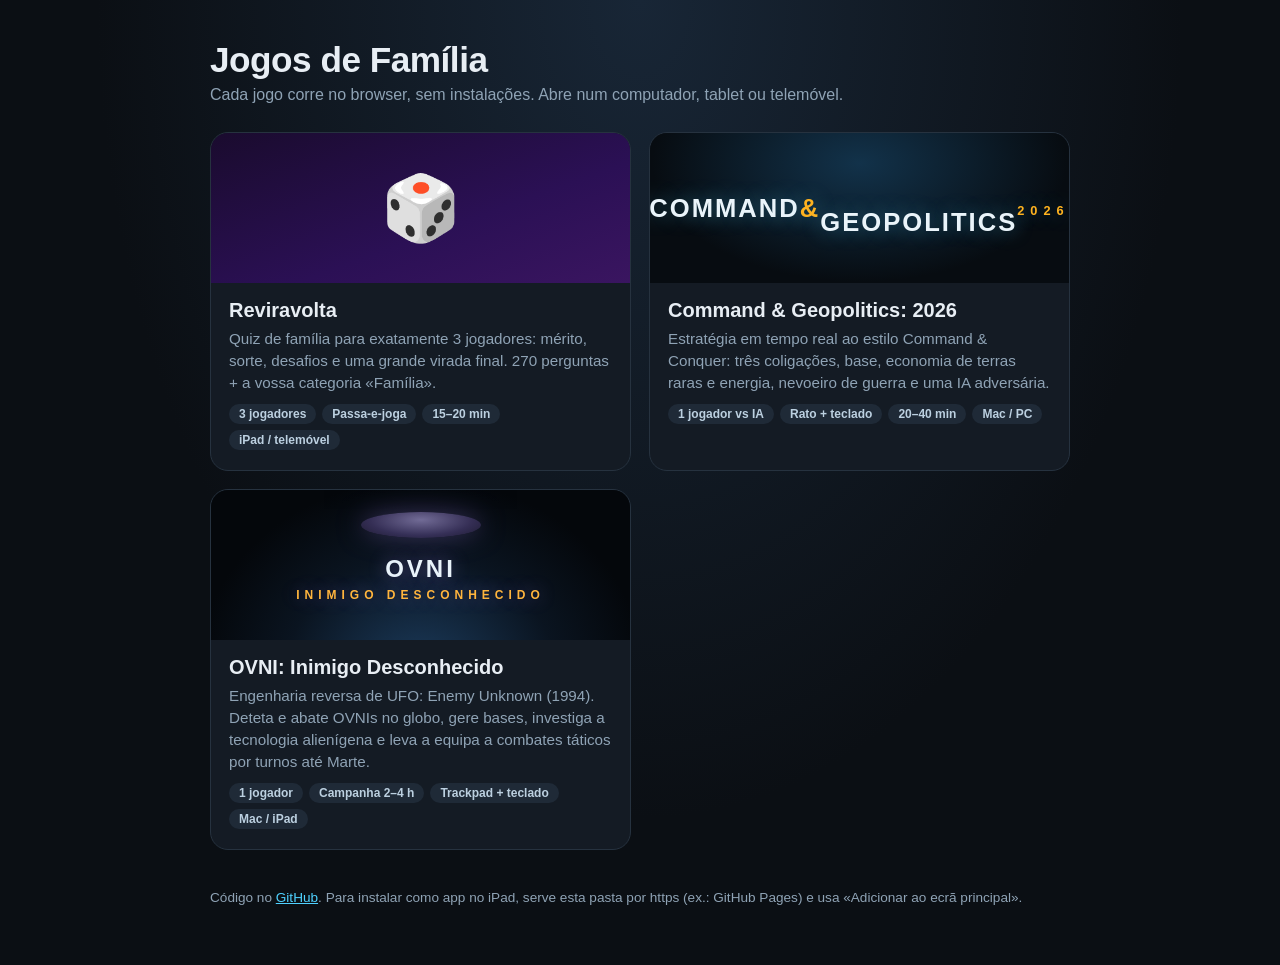
<file: index.html>
<!DOCTYPE html>
<html lang="pt-PT">
<head>
<meta charset="UTF-8">
<meta name="viewport" content="width=device-width, initial-scale=1.0, viewport-fit=cover">
<title>Jogos de Família</title>
<meta name="theme-color" content="#0b0f14">
<link rel="icon" href="icon-192.png">
<link rel="apple-touch-icon" href="icon-180.png">
<style>
  :root { --bg: #0b0f14; --card: #141b24; --line: #26323f; --ink: #e8eef4; --muted: #8fa3b5; --accent: #4fd1ff; }
  * { box-sizing: border-box; }
  html, body { margin: 0; min-height: 100%; background: radial-gradient(ellipse at 50% 0%, #182636, var(--bg) 60%); color: var(--ink); font-family: -apple-system, BlinkMacSystemFont, "Segoe UI", Roboto, sans-serif; }
  main { max-width: 900px; margin: 0 auto; padding: calc(40px + env(safe-area-inset-top)) 20px 60px; }
  h1 { font-size: 2.2rem; margin: 0 0 6px; letter-spacing: -0.5px; }
  p.sub { color: var(--muted); margin: 0 0 28px; }
  .games { display: grid; grid-template-columns: repeat(auto-fit, minmax(300px, 1fr)); gap: 18px; }
  a.game { display: block; text-decoration: none; color: inherit; background: var(--card); border: 1px solid var(--line); border-radius: 18px; overflow: hidden; transition: transform .15s, border-color .15s; }
  a.game:hover { transform: translateY(-3px); border-color: var(--accent); }
  .art { height: 150px; display: flex; align-items: center; justify-content: center; font-size: 4rem; }
  .art.quiz { background: linear-gradient(160deg, #1a0b2e, #2b1055 60%, #3a1560); }
  .art.rts { background: radial-gradient(ellipse at 50% 20%, #12324a, #070c11 70%); font: 900 1.6rem/1.1 sans-serif; letter-spacing: 2px; text-align: center; color: #eaf4fa; text-shadow: 0 0 20px rgba(79,209,255,.4); }
  .art.rts span { color: #ffb21f; }
  .art.rts small { display: block; font-size: .8rem; letter-spacing: 6px; color: #ffb21f; margin-top: 6px; }
  .art.ufo { background: radial-gradient(ellipse at 50% 120%, #1b3a5a 0%, #0a1420 45%, #04070b 75%); font: 900 1.5rem/1.1 sans-serif; letter-spacing: 3px; text-align: center; color: #e9f3fa; text-shadow: 0 0 18px rgba(180,140,255,.45); position: relative; overflow: hidden; }
  .art.ufo small { display: block; font-size: .75rem; letter-spacing: 5px; color: #ffb53d; margin-top: 6px; }
  .art.ufo::before { content: ""; position: absolute; width: 120px; height: 26px; left: 50%; top: 22px; transform: translateX(-50%); border-radius: 50%; background: radial-gradient(ellipse at 50% 30%, #c9b8ff, #5b4a8a 60%, #2a2140); box-shadow: 0 0 24px rgba(180,140,255,.5); opacity: .55; }
  .body { padding: 16px 18px 20px; }
  .body h2 { margin: 0 0 6px; font-size: 1.25rem; }
  .body p { margin: 0 0 10px; color: var(--muted); font-size: .95rem; line-height: 1.45; }
  .tags { display: flex; flex-wrap: wrap; gap: 6px; }
  .tag { font-size: .75rem; font-weight: 700; padding: 3px 10px; border-radius: 999px; background: #1f2a37; color: #bcd0e0; }
  footer { margin-top: 40px; color: var(--muted); font-size: .85rem; }
  footer a { color: var(--accent); }
</style>
</head>
<body>
<main>
  <h1>Jogos de Família</h1>
  <p class="sub">Cada jogo corre no browser, sem instalações. Abre num computador, tablet ou telemóvel.</p>
  <div class="games">
    <a class="game" href="reviravolta.html">
      <div class="art quiz">🎲</div>
      <div class="body">
        <h2>Reviravolta</h2>
        <p>Quiz de família para exatamente 3 jogadores: mérito, sorte, desafios e uma grande virada final. 270 perguntas + a vossa categoria «Família».</p>
        <div class="tags"><span class="tag">3 jogadores</span><span class="tag">Passa-e-joga</span><span class="tag">15–20 min</span><span class="tag">iPad / telemóvel</span></div>
      </div>
    </a>
    <a class="game" href="command-2026/index.html">
      <div class="art rts">COMMAND <span>&amp;</span><br>GEOPOLITICS<small>2026</small></div>
      <div class="body">
        <h2>Command &amp; Geopolitics: 2026</h2>
        <p>Estratégia em tempo real ao estilo Command &amp; Conquer: três coligações, base, economia de terras raras e energia, nevoeiro de guerra e uma IA adversária.</p>
        <div class="tags"><span class="tag">1 jogador vs IA</span><span class="tag">Rato + teclado</span><span class="tag">20–40 min</span><span class="tag">Mac / PC</span></div>
      </div>
    </a>
    <a class="game" href="ovni-1999/index.html">
      <div class="art ufo"><div style="position:relative;margin-top:28px">OVNI<small>INIMIGO DESCONHECIDO</small></div></div>
      <div class="body">
        <h2>OVNI: Inimigo Desconhecido</h2>
        <p>Engenharia reversa de UFO: Enemy Unknown (1994). Deteta e abate OVNIs no globo, gere bases, investiga a tecnologia alienígena e leva a equipa a combates táticos por turnos até Marte.</p>
        <div class="tags"><span class="tag">1 jogador</span><span class="tag">Campanha 2–4 h</span><span class="tag">Trackpad + teclado</span><span class="tag">Mac / iPad</span></div>
      </div>
    </a>
  </div>
  <footer>Código no <a href="https://github.com/ricardomoey/helloworld">GitHub</a>. Para instalar como app no iPad, serve esta pasta por https (ex.: GitHub Pages) e usa «Adicionar ao ecrã principal».</footer>
</main>
</body>
</html>
</file>
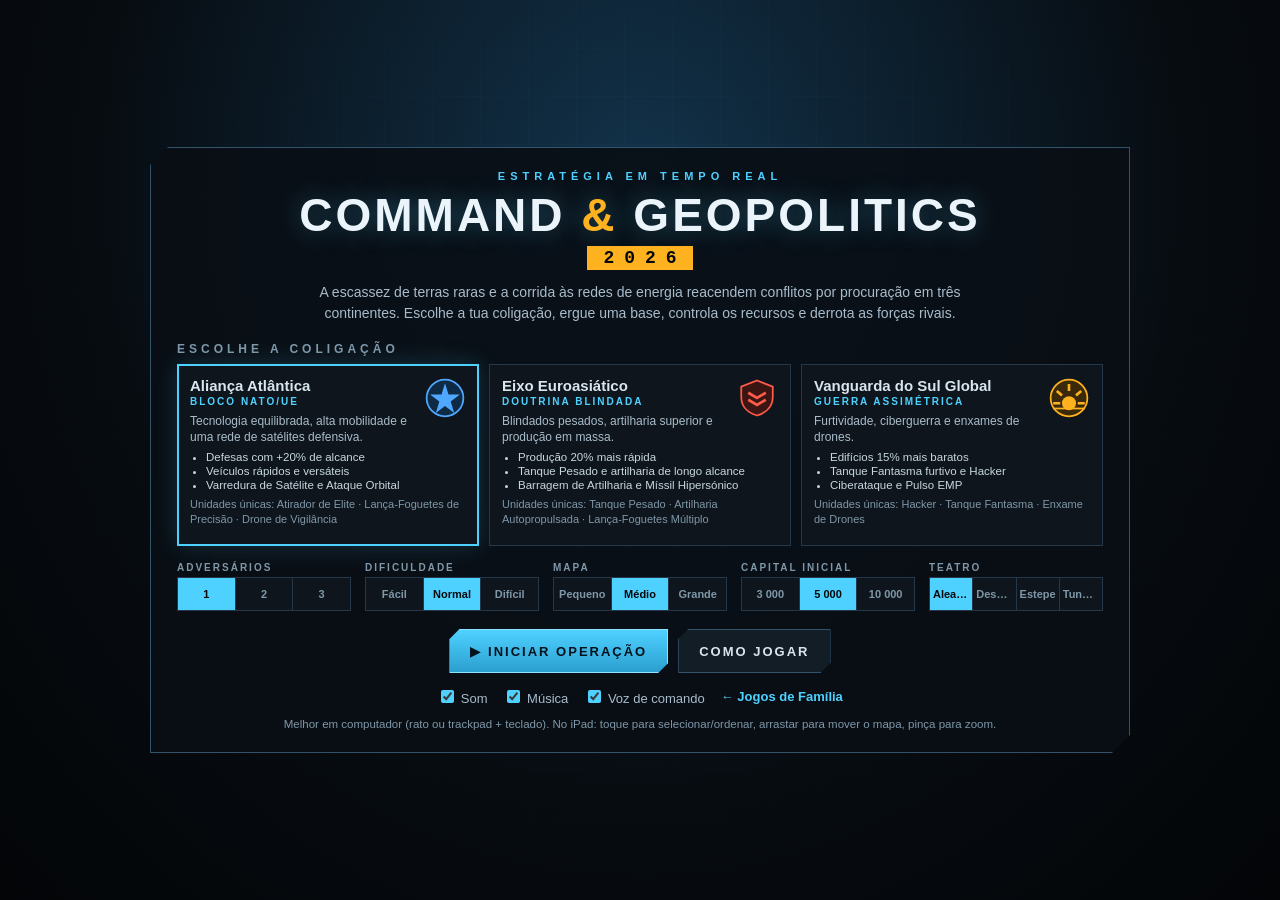
<file: command-2026/index.html>
<!DOCTYPE html>
<html lang="pt-PT">
<head>
<meta charset="UTF-8">
<meta name="viewport" content="width=device-width, initial-scale=1, maximum-scale=1, user-scalable=no, viewport-fit=cover">
<title>Command &amp; Geopolitics: 2026</title>
<meta name="description" content="Estratégia em tempo real inspirada em Command &amp; Conquer, no contexto geopolítico de 2026.">
<meta name="theme-color" content="#06090c">
<meta name="apple-mobile-web-app-capable" content="yes">
<meta name="mobile-web-app-capable" content="yes">
<meta name="apple-mobile-web-app-status-bar-style" content="black-translucent">
<link rel="icon" href="../icon-192.png">
<link rel="apple-touch-icon" href="../icon-180.png">
<link rel="stylesheet" href="css/style.css">
</head>
<body>
<div id="game" class="hidden">
  <div id="viewport">
    <canvas id="view"></canvas>
    <div id="hud-top">
      <div id="clock">00:00</div>
      <div id="msgs" aria-live="polite"></div>
      <div id="fps" class="hidden"></div>
    </div>
    <div id="hint" class="hidden"></div>
  </div>
  <aside id="sidebar">
    <div id="radar">
      <canvas id="minimap"></canvas>
      <div id="radar-off"><span>SEM RADAR</span><small>Constrói um Centro de Comunicações</small></div>
    </div>
    <div id="eco">
      <div class="capital"><span class="lbl">CAPITAL</span><span id="credits">0</span></div>
      <div class="power">
        <div class="lbl">ENERGIA <span id="power-txt">0 / 0</span></div>
        <div id="power-bar"><div id="power-fill"></div><div id="power-use"></div></div>
      </div>
    </div>
    <div id="powers"></div>
    <nav id="tabs"></nav>
    <div id="build"></div>
    <div id="selinfo"></div>
    <div id="cmds"></div>
  </aside>
</div>

<div id="tooltip" class="hidden"></div>

<section id="screen-menu" class="screen">
  <div class="panel menu">
    <header class="title">
      <div class="kicker">ESTRATÉGIA EM TEMPO REAL</div>
      <h1>COMMAND <span>&amp;</span> GEOPOLITICS</h1>
      <div class="year">2026</div>
      <p class="brief">A escassez de terras raras e a corrida às redes de energia reacendem conflitos por procuração em três continentes. Escolhe a tua coligação, ergue uma base, controla os recursos e derrota as forças rivais.</p>
    </header>
    <h2 class="sec">Escolhe a coligação</h2>
    <div id="factions" class="factions"></div>
    <div class="opts">
      <div class="opt"><label>Adversários</label><div class="seg" data-key="opponents"></div></div>
      <div class="opt"><label>Dificuldade</label><div class="seg" data-key="difficulty"></div></div>
      <div class="opt"><label>Mapa</label><div class="seg" data-key="mapSize"></div></div>
      <div class="opt"><label>Capital inicial</label><div class="seg" data-key="credits"></div></div>
      <div class="opt"><label>Teatro</label><div class="seg" data-key="theme"></div></div>
    </div>
    <div class="actions">
      <button id="btn-start" class="btn primary">▶ Iniciar operação</button>
      <button id="btn-help" class="btn">Como jogar</button>
    </div>
    <div class="toggles">
      <label><input type="checkbox" id="opt-sound"> Som</label>
      <label><input type="checkbox" id="opt-music"> Música</label>
      <label><input type="checkbox" id="opt-voice"> Voz de comando</label>
      <a class="back" href="../index.html">← Jogos de Família</a>
    </div>
    <p class="note">Melhor em computador (rato ou trackpad + teclado). No iPad: toque para selecionar/ordenar, arrastar para mover o mapa, pinça para zoom.</p>
  </div>
</section>

<section id="screen-help" class="screen hidden">
  <div class="panel help">
    <h2>Como jogar</h2>
    <div class="cols">
      <div>
        <h3>Objetivo</h3>
        <p>Destrói todos os edifícios inimigos (e os seus MCV). Perdes se ficares sem edifícios e sem MCV.</p>
        <h3>Economia</h3>
        <ul>
          <li><b>Capital</b>: os <b>Extratores</b> recolhem terras raras (cristais verdes/violeta) e entregam-nas na <b>Refinaria</b>. Captura <b>Poços de Petróleo</b> com Engenheiros para rendimento extra.</li>
          <li><b>Energia</b>: as Centrais Elétricas produzem; os restantes edifícios consomem. <b>Energia negativa</b>: produção a 30%, radar desligado, defesas com energia (Antitanque, SAM) offline e poderes de apoio em pausa.</li>
          <li>A produção paga-se aos poucos: sem capital, a fila fica em espera.</li>
          <li>Os edifícios só podem ser colocados a <b>4 tiles</b> de outro edifício teu (exceto defesas).</li>
        </ul>
        <h3>Triângulo tático</h3>
        <div id="rps"></div>
        <p class="small">Veículos esmagam infantaria · Aéreos destroem veículos · Infantaria (sobretudo MANPADS) abate aéreos. Antiaéreos e SAM também protegem contra o ar.</p>
      </div>
      <div>
        <h3>Rato / trackpad</h3>
        <table class="keys">
          <tr><td>Clique</td><td>Selecionar (Shift/⌘ adiciona)</td></tr>
          <tr><td>Arrastar</td><td>Caixa de seleção</td></tr>
          <tr><td>Duplo clique</td><td>Todas as unidades desse tipo no ecrã</td></tr>
          <tr><td>Botão direito / ctrl+clique</td><td>Ordem contextual: mover, atacar, colher, capturar, ponto de reunião</td></tr>
          <tr><td>Bordas do ecrã / setas / 2 dedos</td><td>Mover o mapa</td></tr>
          <tr><td>Pinça / + −</td><td>Zoom</td></tr>
          <tr><td>Minimapa</td><td>Clique move a câmara; botão direito envia unidades</td></tr>
        </table>
        <h3>Teclado</h3>
        <table class="keys">
          <tr><td>A</td><td>Atacar-mover (ataca tudo pelo caminho)</td></tr>
          <tr><td>S</td><td>Parar</td></tr>
          <tr><td>D</td><td>Implantar MCV</td></tr>
          <tr><td>Ctrl/⌥ + 1–9</td><td>Criar grupo · 1–9 seleciona (2× centra)</td></tr>
          <tr><td>Q / W / E</td><td>Exército no ecrã / exército todo / mesmo tipo</td></tr>
          <tr><td>R / V</td><td>Modo reparar / vender</td></tr>
          <tr><td>H / Espaço</td><td>Ir para a base / último alerta</td></tr>
          <tr><td>Tab</td><td>Mudar separador de construção</td></tr>
          <tr><td>P / Esc</td><td>Pausa · Esc cancela modos</td></tr>
        </table>
        <h3>Barra lateral</h3>
        <p class="small">Clique num ícone para produzir (Shift+clique: 5 unidades). Botão direito cancela. Estruturas prontas: clica no ícone «PRONTO» e depois no mapa para colocar.</p>
      </div>
    </div>
    <div class="actions"><button class="btn primary" data-close="screen-help">Entendido</button></div>
  </div>
</section>

<section id="screen-pause" class="screen hidden">
  <div class="panel small">
    <h2>Pausa</h2>
    <div class="stack">
      <button class="btn primary" id="btn-resume">Continuar</button>
      <div class="opt"><label>Velocidade</label><div class="seg" data-key="speed"></div></div>
      <div class="toggles">
        <label><input type="checkbox" id="opt-sound2"> Som</label>
        <label><input type="checkbox" id="opt-music2"> Música</label>
        <label><input type="checkbox" id="opt-voice2"> Voz</label>
      </div>
      <button class="btn" id="btn-help2">Como jogar</button>
      <button class="btn" id="btn-restart">Recomeçar</button>
      <button class="btn danger" id="btn-quit">Sair para o menu</button>
    </div>
  </div>
</section>

<section id="screen-end" class="screen hidden">
  <div class="panel end">
    <h2 id="end-title">VITÓRIA</h2>
    <p id="end-sub"></p>
    <div id="end-stats"></div>
    <div class="actions">
      <button class="btn primary" id="btn-again">Jogar de novo</button>
      <button class="btn" id="btn-menu">Menu</button>
    </div>
  </div>
</section>

<script src="js/core.js"></script>
<script src="js/data.js"></script>
<script src="js/map.js"></script>
<script src="js/spatial.js"></script>
<script src="js/path.js"></script>
<script src="js/entities.js"></script>
<script src="js/units.js"></script>
<script src="js/combat.js"></script>
<script src="js/fog.js"></script>
<script src="js/ai.js"></script>
<script src="js/audio.js"></script>
<script src="js/sprites.js"></script>
<script src="js/render.js"></script>
<script src="js/input.js"></script>
<script src="js/ui.js"></script>
<script src="js/game.js"></script>
<script>
  /* service worker do projeto (cache offline), só via http/https */
  if ('serviceWorker' in navigator && location.protocol.startsWith('http')) {
    window.addEventListener('load', () => navigator.serviceWorker.register('../sw.js').catch(() => {}));
  }
</script>
</body>
</html>
</file>
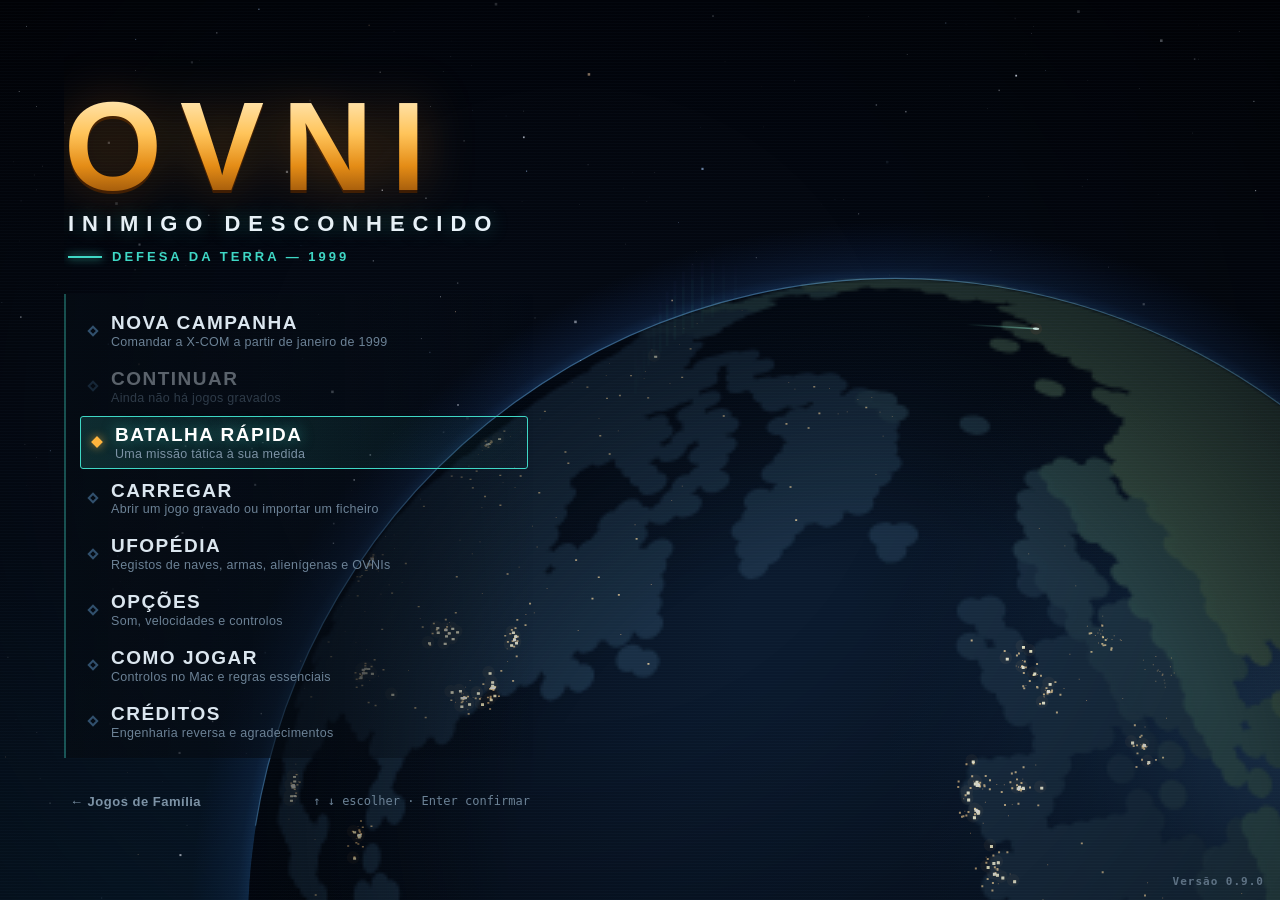
<file: ovni-1999/index.html>
<!DOCTYPE html>
<html lang="pt-PT">
<head>
<meta charset="UTF-8">
<meta name="viewport" content="width=device-width, initial-scale=1, maximum-scale=1, user-scalable=no, viewport-fit=cover">
<title>OVNI: Inimigo Desconhecido</title>
<meta name="description" content="Engenharia reversa jogável de UFO: Enemy Unknown (1994): Geoscape e combate tático por turnos.">
<meta name="theme-color" content="#0b0f14">
<meta name="apple-mobile-web-app-capable" content="yes">
<meta name="mobile-web-app-capable" content="yes">
<meta name="apple-mobile-web-app-status-bar-style" content="black-translucent">
<link rel="icon" href="../icon-192.png">
<link rel="apple-touch-icon" href="../icon-180.png">
<link rel="stylesheet" href="css/base.css">
<link rel="stylesheet" href="css/battle.css">
<link rel="stylesheet" href="css/geo.css">
<link rel="stylesheet" href="css/basescape.css">
<link rel="stylesheet" href="css/screens.css">
<link rel="stylesheet" href="css/dogfight.css">
<link rel="stylesheet" href="css/campaign.css">
<link rel="stylesheet" href="css/ufopaedia.css">
</head>
<body>
<canvas id="view" aria-label="Vista do jogo"></canvas>
<div id="hud"></div>
<div id="modals"></div>
<div id="toasts" aria-live="polite"></div>
<div id="tooltip" class="hidden" role="tooltip"></div>
<div id="boot"><div class="boot-title">OVNI: Inimigo Desconhecido</div><div class="boot-sub">A carregar…</div></div>

<!-- ORDEM DE CARREGAMENTO = fonte única (tools/load.js lê esta lista). Camadas: core → i18n → data → sim → gfx → audio → ui → main -->
<script src="js/core/util.js"></script>
<script src="js/core/rng.js"></script>
<script src="js/i18n/pt-PT.js"></script>
<script src="js/i18n/pt-PT.data.js"></script>
<script src="js/i18n/pt-PT.battle.js"></script>
<script src="js/i18n/pt-PT.geo.js"></script>
<script src="js/i18n/pt-PT.base.js"></script>
<script src="js/i18n/pt-PT.ufopaedia.js"></script>
<script src="js/i18n/pt-PT.hud.js"></script>
<script src="js/i18n/pt-PT.screens.js"></script>
<script src="js/i18n/pt-PT.geoui.js"></script>
<script src="js/i18n/pt-PT.dogfight.js"></script>
<script src="js/i18n/pt-PT.campaign.js"></script>
<script src="js/data/tuning.js"></script>
<script src="js/data/items.js"></script>
<script src="js/data/units.js"></script>
<script src="js/data/ufos.js"></script>
<script src="js/data/crafts.js"></script>
<script src="js/data/base.js"></script>
<script src="js/data/research.js"></script>
<script src="js/data/geo.js"></script>
<script src="js/data/world.js"></script>
<script src="js/data/tiles.js"></script>
<script src="js/data/blocks_ufo.js"></script>
<script src="js/data/blocks_farm.js"></script>
<script src="js/data/blocks_wild.js"></script>
<script src="js/data/blocks_urban.js"></script>
<script src="js/data/blocks_alien.js"></script>
<script src="js/data/finalize.js"></script>
<script src="js/sim/battle/map.js"></script>
<script src="js/sim/battle/mapgen.js"></script>
<script src="js/sim/battle/path.js"></script>
<script src="js/sim/battle/los.js"></script>
<script src="js/sim/battle/bunits.js"></script>
<script src="js/sim/battle/combat.js"></script>
<script src="js/sim/battle/env.js"></script>
<script src="js/sim/battle/morale.js"></script>
<script src="js/sim/battle/actions.js"></script>
<script src="js/sim/battle/ai.js"></script>
<script src="js/sim/battle/battle.js"></script>
<script src="js/sim/geo/clock.js"></script>
<script src="js/sim/geo/gmath.js"></script>
<script src="js/sim/geo/soldiers.js"></script>
<script src="js/sim/geo/economy.js"></script>
<script src="js/sim/geo/base.js"></script>
<script src="js/sim/geo/missions.js"></script>
<script src="js/sim/geo/dogfight.js"></script>
<script src="js/sim/geo/world.js"></script>
<script src="js/sim/campaign.js"></script>
<script src="js/sim/save.js"></script>
<script src="js/gfx/color.js"></script>
<script src="js/gfx/iso.js"></script>
<script src="js/gfx/view.js"></script>
<script src="js/gfx/sprites_tiles.js"></script>
<script src="js/gfx/sprites_units.js"></script>
<script src="js/gfx/sprites_items.js"></script>
<script src="js/gfx/portraits.js"></script>
<script src="js/gfx/fx.js"></script>
<script src="js/gfx/battle_render.js"></script>
<script src="js/gfx/globe_render.js"></script>
<script src="js/gfx/base_render.js"></script>
<script src="js/audio/audio.js"></script>
<script src="js/ui/dom.js"></script>
<script src="js/ui/input.js"></script>
<script src="js/ui/scenes.js"></script>
<script src="js/ui/presenter.js"></script>
<script src="js/ui/battle_ui.js"></script>
<script src="js/ui/inventory_ui.js"></script>
<script src="js/ui/geo_ui.js"></script>
<script src="js/ui/dogfight_ui.js"></script>
<script src="js/ui/base_ui.js"></script>
<script src="js/ui/campaign_ui.js"></script>
<script src="js/ui/screens.js"></script>
<script src="js/ui/ufopaedia.js"></script>
<script src="js/main.js"></script>
</body>
</html>
</file>
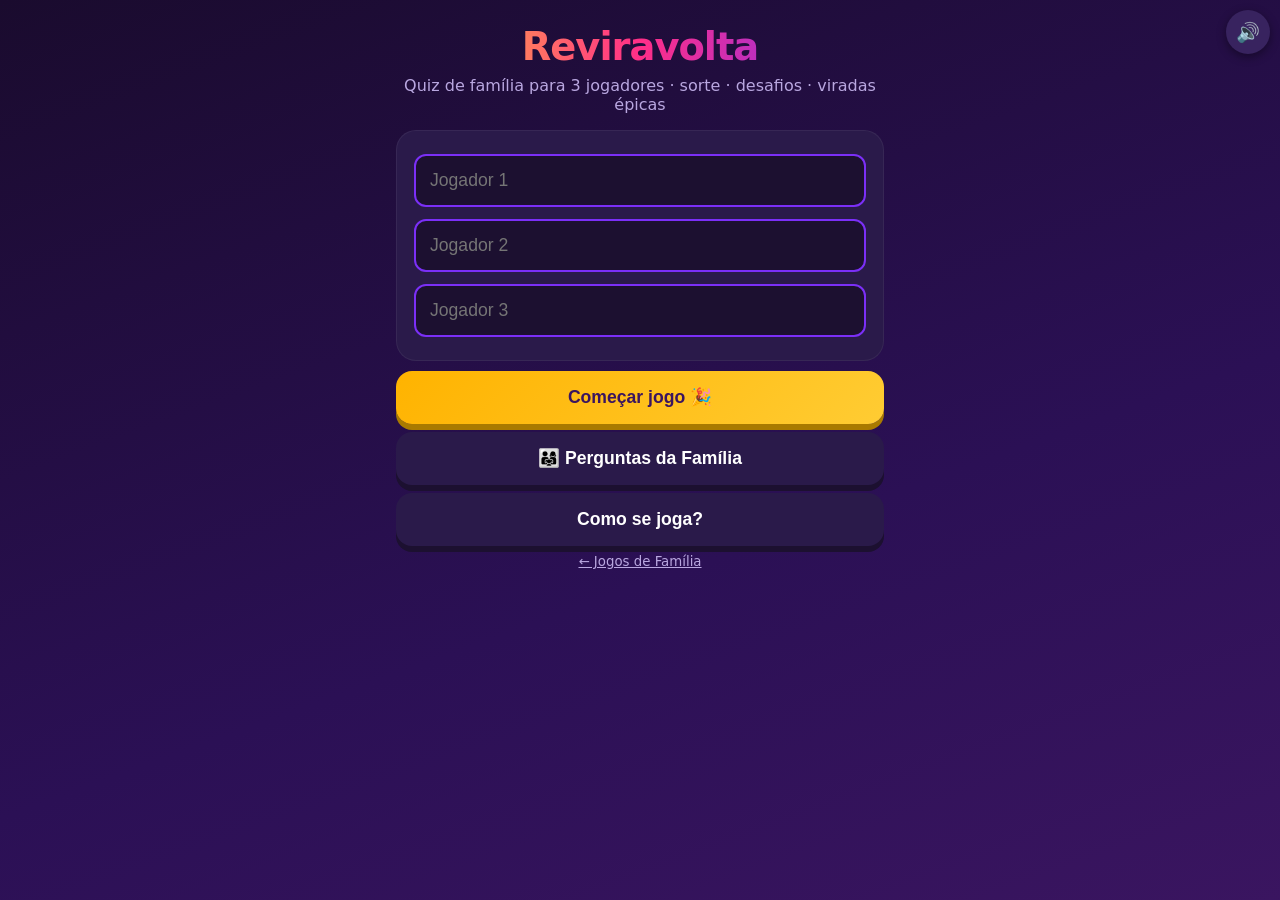
<file: reviravolta.html>
<!DOCTYPE html>
<html lang="pt-PT">
<head>
<meta charset="UTF-8">
<meta name="viewport" content="width=device-width, initial-scale=1.0, maximum-scale=1.0, user-scalable=no, viewport-fit=cover">
<title>Reviravolta — Jogo de Quiz para 3 Jogadores</title>
<!-- iPad / iPhone: abrir em ecrã inteiro tipo app quando adicionado ao ecrã principal -->
<meta name="apple-mobile-web-app-capable" content="yes">
<meta name="mobile-web-app-capable" content="yes">
<meta name="apple-mobile-web-app-status-bar-style" content="black-translucent">
<meta name="apple-mobile-web-app-title" content="Reviravolta">
<meta name="theme-color" content="#2b1055">
<link rel="manifest" href="manifest.json">
<link rel="icon" href="icon-192.png">
<link rel="apple-touch-icon" href="icon-180.png">
<style>
  :root{
    --bg1:#1a0b2e; --bg2:#2b1055; --accent:#ff2e88; --accent2:#7b2ff7;
    --gold:#ffcc33; --green:#20e37a; --red:#ff4d6d; --ink:#f5f0ff; --muted:#b9a7e0;
    --card:#2a1a4a; --card2:#38235f;
  }
  *{box-sizing:border-box; -webkit-tap-highlight-color:transparent}
  html,body{margin:0;padding:0;height:100%}
  body{
    font-family:"Segoe UI",system-ui,-apple-system,sans-serif;
    background:linear-gradient(160deg,var(--bg1),var(--bg2) 60%,#3a1560);
    color:var(--ink); min-height:100vh; overflow-x:hidden;
  }
  #app{max-width:520px;margin:0 auto;min-height:100vh;display:flex;flex-direction:column;
     padding:calc(16px + env(safe-area-inset-top)) calc(16px + env(safe-area-inset-right)) calc(40px + env(safe-area-inset-bottom)) calc(16px + env(safe-area-inset-left))}
  h1{font-size:2.4rem;margin:.2em 0;text-align:center;
     background:linear-gradient(90deg,var(--gold),var(--accent),var(--accent2));
     -webkit-background-clip:text;background-clip:text;color:transparent;font-weight:900;letter-spacing:-1px}
  h2{font-size:1.5rem;margin:.3em 0;text-align:center}
  p.sub{text-align:center;color:var(--muted);margin:.2em 0 1em}
  .btn{display:block;width:100%;padding:16px;margin:8px 0;border:none;border-radius:16px;
       font-size:1.1rem;font-weight:700;cursor:pointer;color:#fff;
       background:linear-gradient(135deg,var(--accent2),var(--accent));
       box-shadow:0 6px 0 #4a1a8a, 0 8px 20px rgba(0,0,0,.4);transition:transform .06s, box-shadow .06s}
  .btn:active{transform:translateY(4px);box-shadow:0 2px 0 #4a1a8a}
  .btn.ghost{background:var(--card);box-shadow:0 6px 0 #1c1030}
  .btn.ghost:active{box-shadow:0 2px 0 #1c1030}
  .btn.gold{background:linear-gradient(135deg,#ffb300,var(--gold));color:#3a1560;box-shadow:0 6px 0 #a97a00}
  .btn.gold:active{box-shadow:0 2px 0 #a97a00}
  .btn.green{background:linear-gradient(135deg,#0f9d58,var(--green));box-shadow:0 6px 0 #0a6b3c}
  .btn.red{background:linear-gradient(135deg,#c9184a,var(--red));box-shadow:0 6px 0 #7a0f2c}
  .btn:disabled{opacity:.35;cursor:default}
  .grid2{display:grid;grid-template-columns:1fr 1fr;gap:8px}
  .card{background:var(--card);border-radius:20px;padding:18px;margin:10px 0;box-shadow:inset 0 0 0 1px rgba(255,255,255,.06)}
  input[type=text]{width:100%;padding:14px;border-radius:12px;border:2px solid var(--accent2);
     background:#1c1030;color:var(--ink);font-size:1.1rem;margin:6px 0}
  .scorebar{display:flex;gap:6px;margin:10px 0}
  .scorebar .p{flex:1;background:var(--card);border-radius:12px;padding:8px 6px;text-align:center;position:relative;overflow:hidden}
  .scorebar .p.lead{outline:2px solid var(--gold)}
  .scorebar .p.last{outline:2px solid var(--accent)}
  .scorebar .nm{font-size:.82rem;color:var(--muted);white-space:nowrap;overflow:hidden;text-overflow:ellipsis}
  .scorebar .sc{font-size:1.5rem;font-weight:900}
  .tag{display:inline-block;background:var(--accent2);color:#fff;border-radius:999px;padding:3px 12px;font-size:.8rem;font-weight:700;margin:4px 2px}
  .tag.gold{background:var(--gold);color:#3a1560}
  .tag.pink{background:var(--accent)}
  .center{text-align:center}
  .big{font-size:1.3rem}
  .spacer{flex:1}
  .qbox{font-size:1.35rem;font-weight:700;text-align:center;margin:12px 0 6px;line-height:1.35}
  .luck{animation:pop .5s ease}
  @keyframes pop{0%{transform:scale(.3) rotate(-12deg);opacity:0}70%{transform:scale(1.08) rotate(3deg)}100%{transform:scale(1) rotate(0);opacity:1}}
  .luckcard{background:linear-gradient(135deg,#ffcc33,#ff2e88 60%,#7b2ff7);border-radius:24px;padding:26px;text-align:center;color:#fff;box-shadow:0 10px 30px rgba(0,0,0,.5)}
  .luckcard .ico{font-size:4rem}
  .luckcard .t{font-size:1.6rem;font-weight:900;margin:6px 0}
  .timer{font-size:3.5rem;font-weight:900;text-align:center;color:var(--gold)}
  .reveal-ok{color:var(--green)} .reveal-no{color:var(--red)}
  .fade{animation:fade .35s ease}
  @keyframes fade{from{opacity:0;transform:translateY(10px)}to{opacity:1;transform:none}}
  .cover{background:var(--card2);border-radius:24px;padding:40px 20px;text-align:center}
  .cover .ico{font-size:3.5rem}
  small.hint{display:block;text-align:center;color:var(--muted);margin-top:8px}
  .roundhdr{text-align:center;color:var(--muted);font-weight:700;letter-spacing:1px;text-transform:uppercase;font-size:.8rem;margin-top:4px}
  .confetti{position:fixed;top:-10px;width:10px;height:16px;opacity:.9;z-index:99;animation:fall linear forwards}
  @keyframes fall{to{transform:translateY(110vh) rotate(720deg);opacity:0}}
  /* som */
  #muteBtn{position:fixed;top:calc(10px + env(safe-area-inset-top));right:calc(10px + env(safe-area-inset-right));z-index:100;width:44px;height:44px;border:none;border-radius:50%;
     background:var(--card2);color:#fff;font-size:1.2rem;cursor:pointer;box-shadow:0 3px 10px rgba(0,0,0,.4)}
  /* animações de resposta */
  .shake{animation:shake .5s}
  @keyframes shake{10%,90%{transform:translateX(-2px)}20%,80%{transform:translateX(4px)}30%,50%,70%{transform:translateX(-8px)}40%,60%{transform:translateX(8px)}}
  .pulse{animation:pulse .5s}
  @keyframes pulse{0%{transform:scale(1)}40%{transform:scale(1.12)}100%{transform:scale(1)}}
  .bounce{display:inline-block;animation:bounce 1s ease infinite}
  @keyframes bounce{0%,100%{transform:translateY(0)}30%{transform:translateY(-12px)}50%{transform:translateY(0)}}
  /* variação de pontos */
  .scorebar .p .delta{position:absolute;top:2px;right:6px;font-size:.9rem;font-weight:900;animation:floatUp 1.2s ease forwards}
  .delta.up{color:var(--green)} .delta.down{color:var(--red)}
  @keyframes floatUp{0%{opacity:0;transform:translateY(6px)}20%{opacity:1}100%{opacity:0;transform:translateY(-16px)}}
  .scorebar .p.flash{animation:flashp .7s}
  @keyframes flashp{0%,100%{background:var(--card)}40%{background:var(--card2)}}
  /* editor família */
  .qrow{display:flex;justify-content:space-between;align-items:center;gap:8px;background:var(--card);border-radius:12px;padding:10px 12px;margin:6px 0;text-align:left}
  .qrow .qx{font-size:.9rem;overflow:hidden;text-overflow:ellipsis;white-space:nowrap;flex:1}
  .qrow button{border:none;background:var(--red);color:#fff;border-radius:8px;width:32px;height:32px;font-size:1rem;cursor:pointer;flex:none}
  label.fld{display:block;text-align:left;color:var(--muted);font-size:.8rem;margin:8px 2px 0}
  .tierpick{display:flex;gap:6px;margin:8px 0}
  .tierpick button{flex:1;padding:10px;border:none;border-radius:10px;font-weight:700;cursor:pointer;background:var(--card);color:var(--ink);opacity:.5}
  .tierpick button.sel{opacity:1;outline:2px solid var(--gold)}
</style>
</head>
<body>
<button id="muteBtn" onclick="toggleMute()" title="Som">🔊</button>
<div id="app"></div>
<script>
/* ============================ BANCO DE PERGUNTAS (PT-PT) ============================ */
/* tier: 1 = Seguro, 2 = Médio, 3 = Difícil. correct = resposta certa; wrong = 3 erradas */
const BUILTIN_CATS = ["Cultura Geral","História","Ciência","Desporto","Música & Cinema","Portugal & Madeira","Geografia","Natureza & Animais","Comida & Bebida"];
let CATS = BUILTIN_CATS.slice();
const CAT_ICON = {"Cultura Geral":"🧠","História":"🏛️","Ciência":"🔬","Desporto":"⚽","Música & Cinema":"🎬","Portugal & Madeira":"🇵🇹","Geografia":"🗺️","Natureza & Animais":"🦁","Comida & Bebida":"🍕","Família":"👨‍👩‍👧"};
const BANK = {
"Cultura Geral":{
 1:[
  {q:"Quantos lados tem um hexágono?",correct:"6",wrong:["5","7","8"]},
  {q:"Que cor se obtém ao misturar azul com amarelo?",correct:"Verde",wrong:["Laranja","Roxo","Castanho"]},
  {q:"Quantos meses do ano têm 31 dias?",correct:"7",wrong:["6","5","8"]},
  {q:"Quantas horas tem um dia?",correct:"24",wrong:["12","36","48"]},
  {q:"Qual é o animal conhecido como 'rei da selva'?",correct:"Leão",wrong:["Tigre","Elefante","Urso"]},
  {q:"Quantas cores tem o arco-íris?",correct:"7",wrong:["5","6","8"]},
  {q:"Qual é a forma de uma roda?",correct:"Círculo",wrong:["Quadrado","Triângulo","Retângulo"]},
  {q:"Quantos dedos tem uma mão humana?",correct:"5",wrong:["4","6","10"]},
  {q:"Qual é o oposto de 'quente'?",correct:"Frio",wrong:["Morno","Tépido","Fresco"]},
  {q:"Quantos minutos tem uma hora?",correct:"60",wrong:["30","90","100"]}],
 2:[
  {q:"Qual é o maior oceano da Terra?",correct:"Pacífico",wrong:["Atlântico","Índico","Ártico"]},
  {q:"Que metal é líquido à temperatura ambiente?",correct:"Mercúrio",wrong:["Chumbo","Ferro","Alumínio"]},
  {q:"Qual é o único número primo par?",correct:"2",wrong:["1","4","0"]},
  {q:"Quantos continentes existem?",correct:"7",wrong:["5","6","8"]},
  {q:"Qual é o maior planeta do Sistema Solar?",correct:"Júpiter",wrong:["Saturno","Neptuno","Terra"]},
  {q:"Qual é a capital de França?",correct:"Paris",wrong:["Lyon","Marselha","Nice"]},
  {q:"Quantos jogadores tem uma equipa de basquetebol em campo?",correct:"5",wrong:["6","7","11"]},
  {q:"Quantos zeros tem um milhão?",correct:"6",wrong:["3","5","9"]},
  {q:"Qual é o maior deserto quente do mundo?",correct:"Sara",wrong:["Gobi","Kalahari","Atacama"]},
  {q:"Qual é a capital de Espanha?",correct:"Madrid",wrong:["Barcelona","Sevilha","Valência"]}],
 3:[
  {q:"Qual é a língua mais falada como língua materna no mundo?",correct:"Chinês mandarim",wrong:["Inglês","Espanhol","Hindi"]},
  {q:"Quantos elementos tem hoje a tabela periódica?",correct:"118",wrong:["108","112","124"]},
  {q:"Qual destes NÃO é um dos sete pecados capitais?",correct:"Cobardia",wrong:["Gula","Preguiça","Inveja"]},
  {q:"Qual é a capital da Austrália?",correct:"Camberra",wrong:["Sydney","Melbourne","Perth"]},
  {q:"Quantos ossos tem aproximadamente o corpo humano adulto?",correct:"206",wrong:["156","306","412"]},
  {q:"Qual é a moeda oficial do Japão?",correct:"Iene",wrong:["Won","Yuan","Rupia"]},
  {q:"Quantas cordas tem um violino?",correct:"4",wrong:["5","6","7"]},
  {q:"Qual é a montanha mais alta do mundo?",correct:"Evereste",wrong:["K2","Mont Blanc","Kilimanjaro"]},
  {q:"Qual é o menor país do mundo?",correct:"Vaticano",wrong:["Mónaco","Nauru","San Marino"]},
  {q:"Em que país fica a cidade de Marraquexe?",correct:"Marrocos",wrong:["Egito","Tunísia","Argélia"]}]
},
"História":{
 1:[
  {q:"Quem descobriu o caminho marítimo para a Índia?",correct:"Vasco da Gama",wrong:["Cristóvão Colombo","Fernão de Magalhães","Pedro Álvares Cabral"]},
  {q:"Em que continente fica o Egito?",correct:"África",wrong:["Ásia","Europa","América"]},
  {q:"Em que século vivemos atualmente?",correct:"Século XXI",wrong:["Século XIX","Século XX","Século XXII"]},
  {q:"Quem 'descobriu' o Brasil em 1500?",correct:"Pedro Álvares Cabral",wrong:["Vasco da Gama","Cristóvão Colombo","Bartolomeu Dias"]},
  {q:"As pirâmides de Gizé ficam em que país?",correct:"Egito",wrong:["México","Grécia","Iraque"]},
  {q:"Quem foi o primeiro Presidente dos EUA?",correct:"George Washington",wrong:["Abraham Lincoln","Thomas Jefferson","Benjamin Franklin"]},
  {q:"Que muro dividiu a Alemanha durante a Guerra Fria?",correct:"Muro de Berlim",wrong:["Muro de Adriano","Grande Muralha","Muro das Lamentações"]},
  {q:"Os gladiadores lutavam em que civilização antiga?",correct:"Romana",wrong:["Grega","Egípcia","Persa"]},
  {q:"Que navio famoso se afundou em 1912 ao bater num icebergue?",correct:"Titanic",wrong:["Lusitânia","Bismarck","Mayflower"]},
  {q:"Em que século (aprox.) foi fundado Portugal?",correct:"Século XII",wrong:["Século X","Século XV","Século XVIII"]}],
 2:[
  {q:"Em que ano foi a Revolução dos Cravos?",correct:"1974",wrong:["1910","1926","1986"]},
  {q:"Quem foi o primeiro homem a pisar a Lua?",correct:"Neil Armstrong",wrong:["Buzz Aldrin","Yuri Gagarin","Michael Collins"]},
  {q:"Que civilização construiu Machu Picchu?",correct:"Inca",wrong:["Maia","Asteca","Egípcia"]},
  {q:"Em que ano foi implantada a República em Portugal?",correct:"1910",wrong:["1820","1926","1974"]},
  {q:"Quem liderou a Alemanha nazi na 2.ª Guerra Mundial?",correct:"Adolf Hitler",wrong:["Benito Mussolini","Josef Estaline","Winston Churchill"]},
  {q:"Que rainha egípcia se relacionou com César e Marco António?",correct:"Cleópatra",wrong:["Nefertiti","Hatchepsut","Ísis"]},
  {q:"Quem pintou a Mona Lisa?",correct:"Leonardo da Vinci",wrong:["Miguel Ângelo","Rafael","Botticelli"]},
  {q:"Em que país começou a Revolução Industrial?",correct:"Inglaterra",wrong:["França","Alemanha","EUA"]},
  {q:"Qual foi o primeiro rei de Portugal?",correct:"D. Afonso Henriques",wrong:["D. Dinis","D. João I","D. Manuel I"]},
  {q:"Que país levou o primeiro homem à Lua?",correct:"EUA",wrong:["URSS","China","Reino Unido"]}],
 3:[
  {q:"Em que ano terminou a Segunda Guerra Mundial?",correct:"1945",wrong:["1918","1939","1948"]},
  {q:"Quem era o rei de Portugal aquando do terramoto de 1755?",correct:"D. José I",wrong:["D. João V","D. Manuel I","D. Pedro IV"]},
  {q:"Que povo inventou a escrita cuneiforme?",correct:"Sumérios",wrong:["Egípcios","Fenícios","Gregos"]},
  {q:"Em que ano começou a Primeira Guerra Mundial?",correct:"1914",wrong:["1912","1918","1939"]},
  {q:"Que tratado dividiu o mundo entre Portugal e Espanha em 1494?",correct:"Tratado de Tordesilhas",wrong:["Tratado de Windsor","Paz de Vestefália","Tratado de Utrecht"]},
  {q:"Que marquês reconstruiu Lisboa após o terramoto de 1755?",correct:"Marquês de Pombal",wrong:["Marquês de Sá","Duque de Saldanha","Conde de Óbidos"]},
  {q:"Em que ano caiu o Muro de Berlim?",correct:"1989",wrong:["1985","1991","1993"]},
  {q:"Que império foi liderado por Gengis Khan?",correct:"Mongol",wrong:["Otomano","Persa","Bizantino"]},
  {q:"Quem escreveu 'Os Lusíadas'?",correct:"Luís de Camões",wrong:["Fernando Pessoa","Eça de Queirós","Gil Vicente"]},
  {q:"Em que ano se deu a queda do Império Romano do Ocidente?",correct:"476",wrong:["312","1000","1453"]}]
},
"Ciência":{
 1:[
  {q:"Qual planeta é conhecido como 'planeta vermelho'?",correct:"Marte",wrong:["Vénus","Júpiter","Saturno"]},
  {q:"Quantas patas tem uma aranha?",correct:"8",wrong:["6","10","4"]},
  {q:"Que gás as plantas absorvem para a fotossíntese?",correct:"Dióxido de carbono",wrong:["Oxigénio","Hidrogénio","Azoto"]},
  {q:"Qual é a estrela mais próxima da Terra?",correct:"Sol",wrong:["Lua","Sirius","Polar"]},
  {q:"Que órgão bombeia o sangue pelo corpo?",correct:"Coração",wrong:["Pulmão","Fígado","Rim"]},
  {q:"Qual é o estado da água quando congela?",correct:"Sólido",wrong:["Líquido","Gasoso","Plasma"]},
  {q:"Quantas patas tem um inseto?",correct:"6",wrong:["4","8","10"]},
  {q:"Qual é o satélite natural da Terra?",correct:"Lua",wrong:["Sol","Marte","Vénus"]},
  {q:"Que gás respiramos para viver?",correct:"Oxigénio",wrong:["Azoto","Hélio","Dióxido de carbono"]},
  {q:"De que cor é a clorofila das plantas?",correct:"Verde",wrong:["Vermelha","Azul","Amarela"]}],
 2:[
  {q:"Qual é o osso mais comprido do corpo humano?",correct:"Fémur",wrong:["Tíbia","Úmero","Coluna"]},
  {q:"Qual é o símbolo químico do ouro?",correct:"Au",wrong:["Ag","Or","Go"]},
  {q:"Quantos corações tem um polvo?",correct:"3",wrong:["1","2","4"]},
  {q:"Qual é o planeta mais próximo do Sol?",correct:"Mercúrio",wrong:["Vénus","Terra","Marte"]},
  {q:"Qual é o maior órgão do corpo humano?",correct:"Pele",wrong:["Fígado","Pulmão","Intestino"]},
  {q:"Qual é o gás mais abundante na atmosfera terrestre?",correct:"Azoto",wrong:["Oxigénio","Dióxido de carbono","Hidrogénio"]},
  {q:"Que cientista formulou as leis da gravidade (a maçã)?",correct:"Isaac Newton",wrong:["Albert Einstein","Galileu","Charles Darwin"]},
  {q:"Qual é a fórmula química da água?",correct:"H₂O",wrong:["CO₂","O₂","H₂O₂"]},
  {q:"Quantos dentes tem um adulto humano (com sisos)?",correct:"32",wrong:["28","24","36"]},
  {q:"Qual é o animal terrestre mais rápido?",correct:"Chita",wrong:["Leão","Cavalo","Antílope"]}],
 3:[
  {q:"Qual planeta tem o maior número de luas conhecidas?",correct:"Saturno",wrong:["Júpiter","Neptuno","Úrano"]},
  {q:"Que cientista propôs a Teoria da Relatividade?",correct:"Albert Einstein",wrong:["Isaac Newton","Niels Bohr","Galileu"]},
  {q:"Qual é aproximadamente a velocidade da luz no vácuo?",correct:"300 000 km/s",wrong:["30 000 km/s","3 000 km/s","3 milhões km/s"]},
  {q:"Qual é o metal mais abundante na crosta terrestre?",correct:"Alumínio",wrong:["Ferro","Ouro","Cobre"]},
  {q:"Qual partícula tem carga negativa no átomo?",correct:"Eletrão",wrong:["Protão","Neutrão","Fotão"]},
  {q:"Quem formulou a teoria da evolução das espécies?",correct:"Charles Darwin",wrong:["Gregor Mendel","Lamarck","Louis Pasteur"]},
  {q:"Qual é a unidade de força no Sistema Internacional?",correct:"Newton",wrong:["Joule","Watt","Pascal"]},
  {q:"Qual é o elemento químico mais leve?",correct:"Hidrogénio",wrong:["Hélio","Lítio","Oxigénio"]},
  {q:"Quantos cromossomas tem uma célula humana normal?",correct:"46",wrong:["23","44","48"]},
  {q:"Qual é o osso mais pequeno do corpo humano (no ouvido)?",correct:"Estribo",wrong:["Fémur","Rótula","Costela"]}]
},
"Desporto":{
 1:[
  {q:"Quantos jogadores tem uma equipa de futebol em campo?",correct:"11",wrong:["10","9","12"]},
  {q:"Em que desporto se disputa o torneio de Wimbledon?",correct:"Ténis",wrong:["Golfe","Ciclismo","Natação"]},
  {q:"De que país é Cristiano Ronaldo?",correct:"Portugal",wrong:["Espanha","Brasil","Argentina"]},
  {q:"Com que parte do corpo um jogador de campo NÃO pode tocar na bola no futebol?",correct:"Mãos",wrong:["Pés","Cabeça","Peito"]},
  {q:"Quantos anéis tem o símbolo olímpico?",correct:"5",wrong:["3","4","6"]},
  {q:"Que desporto usa uma tabela, um cesto e uma bola laranja?",correct:"Basquetebol",wrong:["Andebol","Voleibol","Ténis"]},
  {q:"Quantos jogadores tem uma equipa de voleibol em campo?",correct:"6",wrong:["5","7","11"]},
  {q:"De que cor é o cartão que expulsa um jogador no futebol?",correct:"Vermelho",wrong:["Amarelo","Azul","Verde"]},
  {q:"Em que desporto se faz um 'strike' derrubando pinos?",correct:"Bowling",wrong:["Ténis","Golfe","Boxe"]},
  {q:"Em que desporto se marca um 'golo'?",correct:"Futebol",wrong:["Ténis","Golfe","Xadrez"]}],
 2:[
  {q:"De quantos em quantos anos se realizam os Jogos Olímpicos de Verão?",correct:"4",wrong:["2","3","5"]},
  {q:"Que seleção venceu o Campeonato do Mundo de Futebol de 2022?",correct:"Argentina",wrong:["França","Brasil","Alemanha"]},
  {q:"Quantos pontos vale um 'try' no râguebi?",correct:"5",wrong:["3","6","7"]},
  {q:"Em que país nasceu o desporto do sumo?",correct:"Japão",wrong:["China","Coreia","Mongólia"]},
  {q:"Quantos buracos tem um campo de golfe padrão?",correct:"18",wrong:["9","12","24"]},
  {q:"Que clube português é conhecido como 'as águias'?",correct:"Benfica",wrong:["FC Porto","Sporting","Braga"]},
  {q:"Qual é a distância aproximada de uma maratona?",correct:"42 km",wrong:["21 km","50 km","100 km"]},
  {q:"Que país organizou o Campeonato do Mundo de Futebol de 2014?",correct:"Brasil",wrong:["Rússia","Alemanha","África do Sul"]},
  {q:"Em que desporto brilhou Michael Jordan?",correct:"Basquetebol",wrong:["Basebol","Futebol americano","Ténis"]},
  {q:"Que clube português é conhecido como 'os dragões'?",correct:"FC Porto",wrong:["Benfica","Sporting","Vitória"]}],
 3:[
  {q:"Em que cidade se realizaram os Jogos Olímpicos de 2016?",correct:"Rio de Janeiro",wrong:["Londres","Tóquio","Pequim"]},
  {q:"Em que ano venceu Portugal o Campeonato da Europa de Futebol?",correct:"2016",wrong:["2004","2012","2020"]},
  {q:"Que piloto partilha o recorde de mais títulos mundiais de Fórmula 1?",correct:"Lewis Hamilton",wrong:["Ayrton Senna","Sebastian Vettel","Alain Prost"]},
  {q:"Quantas Bolas de Ouro tinha Lionel Messi até 2023 (recorde)?",correct:"8",wrong:["5","6","7"]},
  {q:"Que seleção venceu mais Campeonatos do Mundo de Futebol?",correct:"Brasil",wrong:["Alemanha","Itália","Argentina"]},
  {q:"Em que ano ganhou o FC Porto a Liga dos Campeões com Mourinho?",correct:"2004",wrong:["1987","2011","2000"]},
  {q:"Quem detém o recorde mundial dos 100 metros masculinos?",correct:"Usain Bolt",wrong:["Carl Lewis","Justin Gatlin","Asafa Powell"]},
  {q:"Em que desporto se disputa a Taça Stanley?",correct:"Hóquei no gelo",wrong:["Basquetebol","Basebol","Râguebi"]},
  {q:"Quantos jogadores tem uma equipa de râguebi (union) em campo?",correct:"15",wrong:["11","13","7"]},
  {q:"Que tenista tem o recorde de mais títulos de Grand Slam masculinos?",correct:"Novak Djokovic",wrong:["Rafael Nadal","Roger Federer","Pete Sampras"]}]
},
"Música & Cinema":{
 1:[
  {q:"Que banda britânica ficou conhecida como os 'Fab Four' de Liverpool?",correct:"The Beatles",wrong:["The Rolling Stones","Queen","Oasis"]},
  {q:"Em que filme aparece a personagem 'Simba'?",correct:"O Rei Leão",wrong:["Madagáscar","Kung Fu Panda","Zootrópolis"]},
  {q:"Quantas cordas tem uma guitarra clássica normal?",correct:"6",wrong:["4","5","7"]},
  {q:"Que boneco de neve aparece no filme 'Frozen'?",correct:"Olaf",wrong:["Sven","Kristoff","Elsa"]},
  {q:"Qual instrumento tem teclas pretas e brancas?",correct:"Piano",wrong:["Guitarra","Violino","Flauta"]},
  {q:"Que super-herói lança teias e trepa paredes?",correct:"Homem-Aranha",wrong:["Batman","Super-Homem","Hulk"]},
  {q:"De que cor é o Hulk?",correct:"Verde",wrong:["Azul","Vermelho","Amarelo"]},
  {q:"Que filme tem brinquedos que ganham vida, com o Woody?",correct:"Toy Story",wrong:["Cars","Shrek","Nemo"]},
  {q:"Quantas notas musicais básicas existem (dó a si)?",correct:"7",wrong:["5","6","8"]},
  {q:"Que instrumento pequeno se toca com um arco e tem 4 cordas?",correct:"Violino",wrong:["Piano","Bateria","Trompete"]}],
 2:[
  {q:"Quem realizou o filme 'Titanic' (1997)?",correct:"James Cameron",wrong:["Steven Spielberg","Christopher Nolan","Martin Scorsese"]},
  {q:"Que artista português venceu a Eurovisão em 2017?",correct:"Salvador Sobral",wrong:["Luísa Sobral","Rui Veloso","D.A.M.A."]},
  {q:"Que banda gravou o álbum 'The Dark Side of the Moon'?",correct:"Pink Floyd",wrong:["Led Zeppelin","The Who","Queen"]},
  {q:"Qual é o nome do mago protagonista da saga de J.K. Rowling?",correct:"Harry Potter",wrong:["Gandalf","Merlin","Frodo"]},
  {q:"Que cantora é conhecida como 'Rainha da Pop'?",correct:"Madonna",wrong:["Beyoncé","Adele","Rihanna"]},
  {q:"Em que saga de filmes aparece Darth Vader?",correct:"Star Wars",wrong:["Star Trek","Matrix","Avatar"]},
  {q:"Que instrumento tocava Jimi Hendrix de forma lendária?",correct:"Guitarra",wrong:["Bateria","Piano","Saxofone"]},
  {q:"Quem interpretou Jack Sparrow em 'Piratas das Caraíbas'?",correct:"Johnny Depp",wrong:["Orlando Bloom","Brad Pitt","Tom Cruise"]},
  {q:"Qual é a banda britânica dos irmãos Gallagher (anos 90)?",correct:"Oasis",wrong:["Blur","Radiohead","Coldplay"]},
  {q:"Em que país nasceu o género musical 'reggae'?",correct:"Jamaica",wrong:["Cuba","Brasil","EUA"]}],
 3:[
  {q:"Que filme sul-coreano venceu o Óscar de Melhor Filme (2020)?",correct:"Parasitas",wrong:["1917","Joker","Ford v Ferrari"]},
  {q:"Que compositor era surdo e compôs a 9.ª Sinfonia?",correct:"Beethoven",wrong:["Mozart","Bach","Chopin"]},
  {q:"Quem compôs a banda sonora de 'Star Wars'?",correct:"John Williams",wrong:["Hans Zimmer","Ennio Morricone","Danny Elfman"]},
  {q:"Que filme com Leonardo DiCaprio venceu o Óscar de Melhor Filme em 1998?",correct:"Titanic",wrong:["Braveheart","Gladiador","Forrest Gump"]},
  {q:"Qual banda tinha o vocalista Freddie Mercury?",correct:"Queen",wrong:["The Beatles","The Rolling Stones","U2"]},
  {q:"Que realizador dirigiu 'Pulp Fiction'?",correct:"Quentin Tarantino",wrong:["Martin Scorsese","Francis Ford Coppola","Steven Spielberg"]},
  {q:"Em que ano estreou o primeiro filme 'Star Wars'?",correct:"1977",wrong:["1980","1983","1972"]},
  {q:"Qual foi o álbum mais vendido de sempre, de Michael Jackson?",correct:"Thriller",wrong:["Bad","Off the Wall","Dangerous"]},
  {q:"Que atriz interpretou Hermione em 'Harry Potter'?",correct:"Emma Watson",wrong:["Emma Stone","Keira Knightley","Natalie Portman"]},
  {q:"Que compositor austríaco compôs 'A Flauta Mágica'?",correct:"Mozart",wrong:["Beethoven","Haydn","Schubert"]}]
},
"Portugal & Madeira":{
 1:[
  {q:"Qual é a capital de Portugal?",correct:"Lisboa",wrong:["Porto","Funchal","Coimbra"]},
  {q:"Como se chama a capital da Madeira?",correct:"Funchal",wrong:["Câmara de Lobos","Machico","Santana"]},
  {q:"Qual é o vinho generoso famoso da ilha da Madeira?",correct:"Vinho Madeira",wrong:["Vinho do Porto","Vinho Verde","Moscatel"]},
  {q:"Que fruto tropical amarelo é a Madeira famosa por produzir?",correct:"Banana",wrong:["Maçã","Laranja","Uva"]},
  {q:"De que cores é a bandeira de Portugal?",correct:"Verde e vermelho",wrong:["Azul e branco","Vermelho e amarelo","Verde e branco"]},
  {q:"Em que rio fica a cidade do Porto?",correct:"Douro",wrong:["Tejo","Mondego","Minho"]},
  {q:"Que oceano banha a ilha da Madeira?",correct:"Atlântico",wrong:["Pacífico","Índico","Mediterrâneo"]},
  {q:"Qual é o símbolo de barro colorido famoso de Portugal?",correct:"Galo de Barcelos",wrong:["Touro","Cavalo","Águia"]},
  {q:"Qual é a moeda usada em Portugal?",correct:"Euro",wrong:["Escudo","Libra","Dólar"]},
  {q:"A Madeira é uma ilha ou um continente?",correct:"Ilha",wrong:["Continente","Península","Lago"]}],
 2:[
  {q:"Qual é o ponto mais alto da ilha da Madeira?",correct:"Pico Ruivo",wrong:["Pico do Areeiro","Torre","Pico da Vara"]},
  {q:"Que rio passa em Lisboa?",correct:"Tejo",wrong:["Douro","Mondego","Guadiana"]},
  {q:"Qual é o ponto mais alto de Portugal continental?",correct:"Torre (Serra da Estrela)",wrong:["Pico Ruivo","Foia","Marão"]},
  {q:"Que ponte de Lisboa se parece com a Golden Gate de São Francisco?",correct:"Ponte 25 de Abril",wrong:["Ponte Vasco da Gama","Ponte D. Luís I","Ponte da Arrábida"]},
  {q:"Qual é o outro arquipélago português além da Madeira?",correct:"Açores",wrong:["Canárias","Cabo Verde","Baleares"]},
  {q:"Que peixe salgado é a base de muitos pratos típicos portugueses?",correct:"Bacalhau",wrong:["Sardinha","Polvo","Atum"]},
  {q:"Qual é a segunda maior cidade de Portugal?",correct:"Porto",wrong:["Braga","Coimbra","Faro"]},
  {q:"Que ilha do arquipélago da Madeira é famosa pela praia de areia dourada?",correct:"Porto Santo",wrong:["Desertas","Selvagens","Corvo"]},
  {q:"Que futebolista madeirense é considerado dos melhores do mundo?",correct:"Cristiano Ronaldo",wrong:["Luís Figo","Eusébio","Rui Costa"]},
  {q:"Que transporte tradicional desce o Monte, no Funchal, em cestos de vime?",correct:"Carros de cesto",wrong:["Elétrico","Teleférico","Comboio"]}],
 3:[
  {q:"Em que ano foi oficialmente descoberta a ilha da Madeira pelos portugueses?",correct:"1419",wrong:["1415","1425","1434"]},
  {q:"Como se chama o bolo tradicional da Madeira feito com mel de cana?",correct:"Bolo de mel",wrong:["Broa","Malasada","Queijada"]},
  {q:"Qual é o bordado tradicional da Madeira, famoso internacionalmente?",correct:"Bordado da Madeira",wrong:["Renda de bilros","Tapete de Arraiolos","Crochet"]},
  {q:"Que navegador chegou à Madeira em 1419?",correct:"João Gonçalves Zarco",wrong:["Vasco da Gama","Bartolomeu Dias","Fernão de Magalhães"]},
  {q:"Qual é a levada mais famosa para caminhadas na Madeira?",correct:"Levada das 25 Fontes",wrong:["Levada do Rei","Vereda do Areeiro","Levada Nova"]},
  {q:"Em que ano se tornou a Madeira uma Região Autónoma?",correct:"1976",wrong:["1910","1974","1986"]},
  {q:"Que escritor português escreveu 'Mensagem' e o 'Livro do Desassossego'?",correct:"Fernando Pessoa",wrong:["Eça de Queirós","Luís de Camões","José Saramago"]},
  {q:"Que português ganhou o Prémio Nobel da Literatura em 1998?",correct:"José Saramago",wrong:["Fernando Pessoa","Eça de Queirós","Miguel Torga"]},
  {q:"Em que pau é tradicionalmente servida a espetada madeirense?",correct:"Loureiro",wrong:["Alecrim","Oliveira","Pinheiro"]},
  {q:"Qual é a dança e música tradicional do folclore madeirense?",correct:"Bailinho da Madeira",wrong:["Corridinho","Vira","Fandango"]}]
},
"Geografia":{
 1:[
  {q:"Em que continente fica Portugal?",correct:"Europa",wrong:["Ásia","África","América"]},
  {q:"Qual é o maior país do mundo em área?",correct:"Rússia",wrong:["China","Canadá","EUA"]},
  {q:"Em que continente fica o deserto do Sara?",correct:"África",wrong:["Ásia","Europa","Oceânia"]},
  {q:"Qual é a capital de Itália?",correct:"Roma",wrong:["Milão","Veneza","Nápoles"]},
  {q:"Qual é o oceano entre a Europa e a América?",correct:"Atlântico",wrong:["Pacífico","Índico","Ártico"]},
  {q:"Que país tem a forma de uma bota?",correct:"Itália",wrong:["Espanha","Grécia","Portugal"]},
  {q:"Qual é a capital de Inglaterra?",correct:"Londres",wrong:["Manchester","Liverpool","Oxford"]},
  {q:"Em que continente fica o Brasil?",correct:"América do Sul",wrong:["África","Europa","Ásia"]},
  {q:"Qual é o país vizinho de Portugal?",correct:"Espanha",wrong:["França","Marrocos","Itália"]},
  {q:"Qual é a maior floresta tropical do mundo?",correct:"Amazónia",wrong:["Congo","Bornéu","Taiga"]}],
 2:[
  {q:"Qual é o rio mais longo de África?",correct:"Nilo",wrong:["Congo","Níger","Zambeze"]},
  {q:"Qual é a capital do Japão?",correct:"Tóquio",wrong:["Osaka","Quioto","Nagoya"]},
  {q:"Qual era o país mais populoso do mundo em 2023?",correct:"Índia",wrong:["China","EUA","Indonésia"]},
  {q:"Em que país fica a Torre Eiffel?",correct:"França",wrong:["Itália","Bélgica","Reino Unido"]},
  {q:"Qual é a maior massa de gelo e o maior deserto frio do mundo?",correct:"Antártida",wrong:["Sara","Gobi","Gronelândia"]},
  {q:"Qual é a cordilheira mais longa do mundo?",correct:"Andes",wrong:["Himalaias","Alpes","Montanhas Rochosas"]},
  {q:"Que estreito separa a Europa de África junto a Gibraltar?",correct:"Estreito de Gibraltar",wrong:["Bósforo","Canal da Mancha","Dardanelos"]},
  {q:"Qual é a capital dos Estados Unidos?",correct:"Washington D.C.",wrong:["Nova Iorque","Los Angeles","Chicago"]},
  {q:"Qual é o maior país da América do Sul?",correct:"Brasil",wrong:["Argentina","Peru","Colômbia"]},
  {q:"Qual é a capital da Grécia?",correct:"Atenas",wrong:["Esparta","Salónica","Creta"]}],
 3:[
  {q:"Qual é a capital do Canadá?",correct:"Otava",wrong:["Toronto","Vancouver","Montreal"]},
  {q:"Qual é o rio mais longo da Europa?",correct:"Volga",wrong:["Danúbio","Reno","Douro"]},
  {q:"Qual é o lago de água doce mais profundo do mundo?",correct:"Baical",wrong:["Superior","Vitória","Tanganica"]},
  {q:"Qual é o ponto mais baixo da superfície terrestre?",correct:"Mar Morto",wrong:["Mar Cáspio","Mar Negro","Mar Vermelho"]},
  {q:"Qual é a capital da Rússia?",correct:"Moscovo",wrong:["São Petersburgo","Kiev","Minsk"]},
  {q:"Qual é a montanha mais alta de África?",correct:"Kilimanjaro",wrong:["Monte Quénia","Atlas","Elbrus"]},
  {q:"Que canal liga o Mediterrâneo ao Mar Vermelho?",correct:"Canal do Suez",wrong:["Canal do Panamá","Canal da Mancha","Canal de Corinto"]},
  {q:"Qual é o país mais pequeno da América do Sul?",correct:"Suriname",wrong:["Uruguai","Guiana","Equador"]},
  {q:"Qual é o maior arquipélago do mundo em número de ilhas?",correct:"Indonésia",wrong:["Filipinas","Japão","Grécia"]},
  {q:"Qual é a capital da China?",correct:"Pequim",wrong:["Xangai","Hong Kong","Cantão"]}]
},
"Natureza & Animais":{
 1:[
  {q:"Qual é o maior animal terrestre?",correct:"Elefante",wrong:["Girafa","Rinoceronte","Hipopótamo"]},
  {q:"Que animal faz 'muu'?",correct:"Vaca",wrong:["Cão","Gato","Ovelha"]},
  {q:"Qual é a maior ave de África, que não voa?",correct:"Avestruz",wrong:["Pinguim","Águia","Pombo"]},
  {q:"Qual animal é o 'melhor amigo do homem'?",correct:"Cão",wrong:["Gato","Cavalo","Peixe"]},
  {q:"De que cor é normalmente uma cenoura?",correct:"Laranja",wrong:["Verde","Vermelho","Roxo"]},
  {q:"Que animal marinho é conhecido pelos seus 8 tentáculos?",correct:"Polvo",wrong:["Golfinho","Tubarão","Baleia"]},
  {q:"Que inseto produz mel?",correct:"Abelha",wrong:["Formiga","Mosca","Aranha"]},
  {q:"Que animal tem uma tromba comprida?",correct:"Elefante",wrong:["Girafa","Zebra","Leão"]},
  {q:"Qual destes é um réptil?",correct:"Cobra",wrong:["Sapo","Golfinho","Morcego"]},
  {q:"Que animal muda de cor para se camuflar?",correct:"Camaleão",wrong:["Papagaio","Coelho","Esquilo"]}],
 2:[
  {q:"Qual é o maior animal do mundo, que vive no oceano?",correct:"Baleia-azul",wrong:["Elefante","Tubarão-baleia","Cachalote"]},
  {q:"Quantas patas tem um caranguejo?",correct:"10",wrong:["8","6","12"]},
  {q:"Que ave é símbolo da paz?",correct:"Pomba",wrong:["Águia","Coruja","Gaivota"]},
  {q:"Qual é o animal mais alto do mundo?",correct:"Girafa",wrong:["Elefante","Avestruz","Camelo"]},
  {q:"Qual é o único mamífero que voa?",correct:"Morcego",wrong:["Esquilo-voador","Pinguim","Coruja"]},
  {q:"Que animal costuma hibernar durante o inverno?",correct:"Urso",wrong:["Leão","Lobo","Raposa"]},
  {q:"Que árvore dá bolotas?",correct:"Carvalho",wrong:["Pinheiro","Oliveira","Faia"]},
  {q:"Qual é o maior felino do mundo?",correct:"Tigre",wrong:["Leão","Leopardo","Jaguar"]},
  {q:"Qual peixe é considerado o mais rápido do oceano?",correct:"Peixe-vela",wrong:["Golfinho","Atum","Tubarão"]},
  {q:"Que animal é conhecido por ser o mais lento, vivendo nas árvores?",correct:"Preguiça",wrong:["Coala","Tartaruga","Panda"]}],
 3:[
  {q:"Qual é o animal com a mordida mais forte do reino animal?",correct:"Crocodilo",wrong:["Tubarão","Leão","Hipopótamo"]},
  {q:"Qual é a maior espécie de pinguim?",correct:"Pinguim-imperador",wrong:["Pinguim-rei","Pinguim-gentoo","Pinguim-africano"]},
  {q:"Que animal tem o mesmo número de vértebras no pescoço que o humano (7)?",correct:"Girafa",wrong:["Cobra","Cisne","Avestruz"]},
  {q:"Qual é a ave que põe o maior ovo do mundo?",correct:"Avestruz",wrong:["Águia","Emu","Pinguim"]},
  {q:"Como se chama a fase da borboleta entre a lagarta e o voo?",correct:"Crisálida",wrong:["Girino","Ninho","Semente"]},
  {q:"Qual é o maior réptil vivo do mundo?",correct:"Crocodilo-de-água-salgada",wrong:["Píton","Dragão-de-Komodo","Jacaré"]},
  {q:"Que animal 'dorme' com apenas metade do cérebro de cada vez?",correct:"Golfinho",wrong:["Gato","Coruja","Preguiça"]},
  {q:"Qual é a planta que cresce mais depressa no mundo?",correct:"Bambu",wrong:["Girassol","Trepadeira","Eucalipto"]},
  {q:"Que animal australiano carrega a cria numa bolsa?",correct:"Canguru",wrong:["Coala","Ornitorrinco","Wombat"]},
  {q:"Quantos 'corações' (arcos aórticos) tem uma minhoca?",correct:"5",wrong:["1","3","10"]}]
},
"Comida & Bebida":{
 1:[
  {q:"De que fruta se faz o vinho?",correct:"Uva",wrong:["Maçã","Laranja","Pera"]},
  {q:"Qual é o ingrediente principal do pão?",correct:"Farinha",wrong:["Açúcar","Sal","Ovo"]},
  {q:"Que bebida quente é feita de grãos torrados e dá energia de manhã?",correct:"Café",wrong:["Chá","Leite","Sumo"]},
  {q:"De que animal vem o leite mais consumido?",correct:"Vaca",wrong:["Cabra","Ovelha","Búfalo"]},
  {q:"De que cor é uma banana madura?",correct:"Amarela",wrong:["Verde","Vermelha","Azul"]},
  {q:"Que fruta pequena e vermelha, com caroço, é típica do verão?",correct:"Cereja",wrong:["Uva","Ameixa","Morango"]},
  {q:"Qual destes é um doce?",correct:"Bolo",wrong:["Alface","Cenoura","Batata"]},
  {q:"De que é feito o guacamole?",correct:"Abacate",wrong:["Tomate","Banana","Pepino"]},
  {q:"Que massa italiana é comprida e fina?",correct:"Esparguete",wrong:["Lasanha","Ravioli","Gnocchi"]},
  {q:"Qual é a base de uma piza?",correct:"Massa",wrong:["Arroz","Batata","Peixe"]}],
 2:[
  {q:"De que país é originária a piza?",correct:"Itália",wrong:["França","Grécia","Espanha"]},
  {q:"Qual é o prato português de bacalhau desfiado com batata palha e ovo?",correct:"Bacalhau à Brás",wrong:["Francesinha","Caldo verde","Cozido"]},
  {q:"De que país é originário o sushi?",correct:"Japão",wrong:["China","Coreia","Tailândia"]},
  {q:"Qual é o fruto seco alergénio usado numa manteiga popular?",correct:"Amendoim",wrong:["Noz","Amêndoa","Avelã"]},
  {q:"Qual é o fruto de que se faz o azeite?",correct:"Azeitona",wrong:["Girassol","Milho","Soja"]},
  {q:"Que bebida alcoólica é feita de cevada e lúpulo?",correct:"Cerveja",wrong:["Vinho","Vodka","Rum"]},
  {q:"Qual é a sopa verde típica do norte de Portugal?",correct:"Caldo verde",wrong:["Sopa da pedra","Açorda","Gaspacho"]},
  {q:"De que país é originário o taco?",correct:"México",wrong:["Espanha","Brasil","Argentina"]},
  {q:"Qual é a cor da gema de um ovo?",correct:"Amarela",wrong:["Branca","Laranja","Castanha"]},
  {q:"Que especiaria dá a cor amarela ao caril?",correct:"Curcuma",wrong:["Canela","Pimenta","Cominhos"]}],
 3:[
  {q:"A francesinha é um prato típico de que cidade portuguesa?",correct:"Porto",wrong:["Lisboa","Braga","Coimbra"]},
  {q:"Que queijo azul francês é mundialmente famoso?",correct:"Roquefort",wrong:["Brie","Camembert","Emmental"]},
  {q:"Qual é o país que mais café produz no mundo?",correct:"Brasil",wrong:["Colômbia","Vietname","Etiópia"]},
  {q:"Que bebida japonesa é feita de arroz fermentado?",correct:"Saqué",wrong:["Soju","Vodka","Rum"]},
  {q:"Em que região portuguesa se produz o vinho do Porto?",correct:"Douro",wrong:["Alentejo","Dão","Minho"]},
  {q:"Que fruta asiática tem espinhos e um cheiro muito intenso?",correct:"Durião",wrong:["Manga","Papaia","Lichia"]},
  {q:"Qual é a massa italiana em forma de tubo curto?",correct:"Penne",wrong:["Esparguete","Fusilli","Tagliatelle"]},
  {q:"Que cogumelo raro é conhecido como o 'diamante negro' da cozinha?",correct:"Trufa",wrong:["Shiitake","Portobello","Chanterelle"]},
  {q:"De que fruto seco é feito tradicionalmente o maçapão?",correct:"Amêndoa",wrong:["Noz","Avelã","Amendoim"]},
  {q:"Que doce conventual do Algarve é feito de ovos e amêndoa?",correct:"Dom Rodrigo",wrong:["Pastel de nata","Bolo-rei","Queijada"]}]
}
};

/* Desafios (avaliados pela família) */
const DESAFIOS = [
 {t:"Nomeia 5 marcas de carros",d:"Em 15 segundos, cada um tenta. O primeiro a dizer 5 sem repetir ganha."},
 {t:"Alfabeto ao contrário",d:"Diz o alfabeto de Z a A o mais rápido possível. Os outros dois julgam quem foi melhor."},
 {t:"Mímica relâmpago",d:"Escolham um filme em segredo. Um faz mímica em 20s; quem adivinhar primeiro ganha (ou o mímico, se ninguém acertar)."},
 {t:"Faz-nos rir",d:"Tens 20 segundos para fazer rir os outros dois SEM falar. Se conseguires, ganhas."},
 {t:"3 capitais europeias",d:"Em 10 segundos, diz 3 capitais europeias diferentes. Consegues? Ganhas."},
 {t:"Equilíbrio cantante",d:"Fica num pé só e canta o refrão de uma música. Quem aguentar mais tempo ganha."},
 {t:"Imita um animal",d:"Imita um animal à escolha. Os outros dois votam se foi convincente."}
];

/* Cartas de sorte */
const LUCK = [
 {ico:"🎁",t:"Presente!",d:"Ganhas 2 pontos já.",fn:s=>{gain(s.answerer,2)}},
 {ico:"🥷",t:"Assalto!",d:"Roubas 2 pontos ao líder.",fn:s=>{let l=leaderIdx(); if(l===s.answerer)l=secondIdx(); if(l>=0){gain(l,-2);gain(s.answerer,2)}}},
 {ico:"🔄",t:"Troca de Destinos!",d:"O 1.º e o último trocam de pontuação.",fn:s=>{const a=leaderIdx(),b=lastIdx(); if(a!==b){const t=S.players[a].score;S.players[a].score=S.players[b].score;S.players[b].score=t}}},
 {ico:"✖️2",t:"Aposta Dobrada!",d:"A tua aposta desta ronda conta a DOBRAR.",fn:s=>{s.multiplier=2}},
 {ico:"🛡️",t:"Escudo!",d:"Se falhares esta ronda, não perdes pontos.",fn:s=>{s.shield=true}},
 {ico:"🚀",t:"Boleia!",d:"O jogador em último recebe 3 pontos.",fn:s=>{gain(lastIdx(),3)}}
];

/* ============================ SOM (Web Audio, sem ficheiros) ============================ */
let AC=null, muted=false;
try{ muted=(localStorage.getItem('rv_mute')==='1'); }catch(e){}
function ac(){ if(!AC){ try{ AC=new (window.AudioContext||window.webkitAudioContext)(); }catch(e){} } if(AC&&AC.state==='suspended'){ try{AC.resume()}catch(e){} } return AC; }
function tone(freq,dur,type,vol,delay){
  const c=ac(); if(!c) return;
  const o=c.createOscillator(), g=c.createGain();
  o.type=type||'sine'; o.frequency.value=freq;
  const t=c.currentTime+(delay||0);
  g.gain.setValueAtTime(0.0001,t);
  g.gain.exponentialRampToValueAtTime(vol||0.2,t+0.012);
  g.gain.exponentialRampToValueAtTime(0.0001,t+dur);
  o.connect(g); g.connect(c.destination);
  o.start(t); o.stop(t+dur+0.03);
}
function sfx(name){
  if(muted) return;
  switch(name){
    case 'click': tone(320,0.06,'triangle',0.10); break;
    case 'correct': [523,659,784,1047].forEach((f,i)=>tone(f,0.20,'sine',0.20,i*0.08)); break;
    case 'wrong': tone(180,0.30,'sawtooth',0.18,0); tone(120,0.42,'sawtooth',0.16,0.06); break;
    case 'luck': [660,880,1174,1568,2093].forEach((f,i)=>tone(f,0.22,'triangle',0.12,i*0.05)); break;
    case 'challenge': [440,554,659,880].forEach((f,i)=>tone(f,0.14,'square',0.10,i*0.09)); break;
    case 'tick': tone(1000,0.04,'square',0.07); break;
    case 'buzz': tone(90,0.5,'sawtooth',0.2); break;
    case 'final': tone(160,0.8,'sawtooth',0.10,0); for(let i=0;i<10;i++) tone(140+i*14,0.09,'square',0.06,0.1+i*0.07); break;
    case 'win': [523,523,523,659,0,784,0,659,784,1047].forEach((f,i)=>{ if(f) tone(f,0.24,'square',0.16,i*0.16); }); break;
  }
}
function toggleMute(){
  muted=!muted;
  try{ localStorage.setItem('rv_mute',muted?'1':'0'); }catch(e){}
  const b=document.getElementById('muteBtn'); if(b) b.textContent=muted?'🔇':'🔊';
  if(!muted) sfx('click');
}
/* clique geral em qualquer botão -> som suave (e retoma áudio) */
document.addEventListener('click',e=>{ if(e.target.closest('button')&&e.target.id!=='muteBtn'){ ac(); sfx('click'); } },true);

/* ============================ CATEGORIA FAMÍLIA (perguntas personalizadas) ============================ */
let FAMILIA=[];
function loadFamilia(){ try{ FAMILIA=JSON.parse(localStorage.getItem('rv_familia')||'[]'); }catch(e){ FAMILIA=[]; } if(!Array.isArray(FAMILIA)) FAMILIA=[]; }
function saveFamilia(){ try{ localStorage.setItem('rv_familia',JSON.stringify(FAMILIA)); }catch(e){} }
function famBank(){ const b={1:[],2:[],3:[]}; FAMILIA.forEach(x=>{ (b[x.tier]||b[2]).push({q:x.q,correct:x.correct,wrong:x.wrong}); }); return b; }
function refreshCats(){
  CATS=BUILTIN_CATS.slice();
  if(FAMILIA.length){ BANK["Família"]=famBank(); CATS.push("Família"); }
  else { delete BANK["Família"]; }
}
loadFamilia();

/* ============================ ESTADO ============================ */
let S = null;
function newState(names){
 return {
  screen:"setup",
  players:names.map(n=>({name:n,score:0})),
  queue:[], qi:0, quizCount:0, answerer:0,
  category:null, question:null, options:[], tier:null,
  multiplier:1, shield:false, fifty:false, removed:[], lifelineUsed:false,
  sideBets:{}, secret:null, used:{}, luckCard:null,
  finalWagers:{}, finalQuestion:null, finalOptions:[]
 };
}
function buildQueue(){
 const q=[];
 for(let i=1;i<=9;i++){ q.push({type:"quiz"}); if(i===3||i===6) q.push({type:"desafio"}); }
 q.push({type:"final"});
 return q;
}

/* ============================ HELPERS DE PONTUAÇÃO ============================ */
function gain(i,n){ if(i>=0&&i<S.players.length) S.players[i].score+=n; }
function scores(){ return S.players.map(p=>p.score); }
function leaderIdx(){ let b=-Infinity,x=0; S.players.forEach((p,i)=>{if(p.score>b){b=p.score;x=i}}); return x; }
function secondIdx(){ const l=leaderIdx(); let b=-Infinity,x=-1; S.players.forEach((p,i)=>{if(i!==l&&p.score>b){b=p.score;x=i}}); return x; }
function lastIdx(){ let b=Infinity,x=0; S.players.forEach((p,i)=>{if(p.score<b){b=p.score;x=i}}); return x; }
function shuffle(a){ a=a.slice(); for(let i=a.length-1;i>0;i--){const j=Math.floor(rnd()*(i+1));[a[i],a[j]]=[a[j],a[i]]} return a; }
/* PRNG simples baseado num contador para evitar dependência de Date/Math.random em ambientes restritos */
let _seed = 123456789;
function rnd(){ _seed=(_seed*1103515245+12345)&0x7fffffff; return _seed/0x7fffffff; }
function seedFromNames(){ let h=0; S.players.forEach(p=>{for(const c of p.name)h=(h*31+c.charCodeAt(0))&0x7fffffff}); _seed=(h||987654321); }

function catAll(cat){ const a=[]; if(BANK[cat]) [1,2,3].forEach(t=>a.push(...(BANK[cat][t]||[]))); return a; }
function pickQuestion(cat,tier){
 if(!S.usedQ) S.usedQ=new Set();
 // pool preferido: categoria+nível; se vazio, toda a categoria; se ainda vazio, outra categoria
 let base=(BANK[cat]&&BANK[cat][tier]&&BANK[cat][tier].length)?BANK[cat][tier]:catAll(cat);
 if(!base.length){ const other=BUILTIN_CATS.find(c=>catAll(c).length); base=catAll(other); }
 let pool=base.filter(q=>!S.usedQ.has(q));
 if(pool.length===0){ base.forEach(q=>S.usedQ.delete(q)); pool=base.slice(); }
 const q=pool[Math.floor(rnd()*pool.length)];
 S.usedQ.add(q);
 return q;
}
function makeOptions(q){ return shuffle([q.correct,...q.wrong]); }

/* ============================ RENDER ============================ */
const app=()=>document.getElementById("app");
function render(html,fade=true){ app().innerHTML=`<div class="${fade?'fade':''}">${html}</div>`; }
function scorebar(deltas){
 const l=leaderIdx(), last=lastIdx();
 return `<div class="scorebar">`+S.players.map((p,i)=>{
   let cls=(S.players.filter(x=>x.score===p.score).length<3)?(i===l?'lead':(i===last?'last':'')):'';
   const d=deltas&&deltas[i];
   if(d) cls+=' flash';
   const badge=d?`<span class="delta ${d>0?'up':'down'}">${d>0?'+'+d:d}</span>`:'';
   return `<div class="p ${cls}">${badge}<div class="nm">${i===l?'👑 ':''}${esc(p.name)}</div><div class="sc">${p.score}</div></div>`;
 }).join("")+`</div>`;
}
function esc(s){ return String(s).replace(/[&<>"]/g,c=>({'&':'&amp;','<':'&lt;','>':'&gt;','"':'&quot;'}[c])); }

/* -------- SETUP -------- */
function screenSetup(){
 render(`
  <h1>Reviravolta</h1>
  <p class="sub">Quiz de família para 3 jogadores · sorte · desafios · viradas épicas</p>
  <div class="card">
    <input id="n0" type="text" placeholder="Jogador 1" maxlength="14">
    <input id="n1" type="text" placeholder="Jogador 2" maxlength="14">
    <input id="n2" type="text" placeholder="Jogador 3" maxlength="14">
  </div>
  <button class="btn gold" onclick="startGame()">Começar jogo 🎉</button>
  <button class="btn ghost" onclick="screenFamilia()">👨‍👩‍👧 Perguntas da Família${FAMILIA.length?` (${FAMILIA.length})`:''}</button>
  <button class="btn ghost" onclick="showRules()">Como se joga?</button>
  <small class="hint"><a href="index.html" style="color:var(--muted)">← Jogos de Família</a></small>
 `);
}

/* -------- EDITOR DE PERGUNTAS DA FAMÍLIA -------- */
let _famTier=2;
function screenFamilia(){
 render(`
  <h2>👨‍👩‍👧 Perguntas da Família</h2>
  <p class="sub">Cria as tuas próprias perguntas. Ficam guardadas neste dispositivo e passam a ser uma categoria no jogo.</p>
  ${FAMILIA.length?`<div>`+FAMILIA.map((x,i)=>`<div class="qrow"><span class="qx">${['','🟢','🟡','🔴'][x.tier]} ${esc(x.q)}</span><button onclick="delFamilia(${i})">🗑️</button></div>`).join("")+`</div>`:`<p class="sub">Ainda não há perguntas. Adiciona a primeira 👇</p>`}
  <div class="card">
   <label class="fld">Pergunta</label>
   <input id="fq" type="text" placeholder="Ex: Qual é a comida preferida do avô?" maxlength="90">
   <label class="fld">Resposta CERTA</label>
   <input id="fc" type="text" placeholder="Resposta correta" maxlength="40">
   <label class="fld">3 respostas erradas</label>
   <input id="fw0" type="text" placeholder="Errada 1" maxlength="40">
   <input id="fw1" type="text" placeholder="Errada 2" maxlength="40">
   <input id="fw2" type="text" placeholder="Errada 3" maxlength="40">
   <label class="fld">Nível (dificuldade / pontos)</label>
   <div class="tierpick">
     <button id="t1" class="${_famTier===1?'sel':''}" onclick="setFamTier(1)">🟢 Fácil</button>
     <button id="t2" class="${_famTier===2?'sel':''}" onclick="setFamTier(2)">🟡 Médio</button>
     <button id="t3" class="${_famTier===3?'sel':''}" onclick="setFamTier(3)">🔴 Difícil</button>
   </div>
   <small class="hint" id="fmsg"></small>
  </div>
  <button class="btn green" onclick="addFamilia()">➕ Adicionar pergunta</button>
  <button class="btn ghost" onclick="screenSetup()">← Voltar</button>
 `);
}
function setFamTier(t){ _famTier=t; ['1','2','3'].forEach(n=>{const b=document.getElementById('t'+n); if(b) b.classList.toggle('sel',+n===t);}); }
function addFamilia(){
 const g=id=>document.getElementById(id).value.trim();
 const q=g('fq'),c=g('fc'),w=[g('fw0'),g('fw1'),g('fw2')];
 const msg=document.getElementById('fmsg');
 if(!q||!c||w.some(x=>!x)){ if(msg){msg.textContent='⚠️ Preenche a pergunta, a resposta certa e as 3 erradas.'; msg.style.color='var(--red)';} return; }
 FAMILIA.push({q,correct:c,wrong:w,tier:_famTier});
 saveFamilia();
 screenFamilia();
}
function delFamilia(i){ FAMILIA.splice(i,1); saveFamilia(); screenFamilia(); }
function showRules(){
 render(`
  <h2>Como se joga</h2>
  <div class="card" style="text-align:left;line-height:1.5">
   <p>🎯 <b>9 rondas</b> de quiz + <b>2 desafios</b> + a <b>Reviravolta Final</b>.</p>
   <p>🧠 Em cada ronda, um jogador responde. Ele escolhe o <b>nível</b> da pergunta (Seguro=1, Médio=2, Difícil=3) — esses são os pontos em jogo.</p>
   <p>🎲 Os <b>outros dois apostam</b> em segredo se ele acerta ou falha (±1 ponto).</p>
   <p>🃏 <b>Cartas de Sorte</b> podem virar tudo do avesso.</p>
   <p>🤝 Quem está em <b>último escolhe a categoria</b> e tem um <b>50/50</b> por turno (rede de segurança).</p>
   <p>🏆 Na <b>Reviravolta Final</b>, cada um aposta em segredo até tudo o que tem numa só pergunta. Nada está decidido até ao fim!</p>
  </div>
  <button class="btn" onclick="screenSetup()">Voltar</button>
 `);
}
function startGame(){
 const names=[0,1,2].map(i=>{const v=document.getElementById("n"+i).value.trim();return v||("Jogador "+(i+1))});
 S=newState(names); seedFromNames(); refreshCats(); S.queue=buildQueue(); nextEvent();
}

/* -------- MOTOR DE EVENTOS -------- */
function nextEvent(){
 if(S.qi>=S.queue.length){ return screenGameOver(); }
 const ev=S.queue[S.qi];
 if(ev.type==="quiz") return startQuizRound();
 if(ev.type==="desafio") return screenDesafio();
 if(ev.type==="final") return screenFinalIntro();
}

/* -------- RONDA DE QUIZ -------- */
function startQuizRound(){
 S.quizCount++;
 S.answerer=(S.quizCount-1)%3;
 S.multiplier=1; S.shield=false; S.fifty=false; S.removed=[]; S.tier=null; S.sideBets={}; S.luckCard=null;
 // carta de sorte ~45%
 if(rnd()<0.45){ S.luckCard=LUCK[Math.floor(rnd()*LUCK.length)]; return screenLuck(); }
 screenCategory();
}
function screenLuck(){
 const c=S.luckCard;
 sfx('luck');
 render(`
  ${scorebar()}
  <div class="roundhdr">Ronda ${S.quizCount} de 9 · ${esc(S.players[S.answerer].name)} responde</div>
  <div class="luck"><div class="luckcard">
    <div class="ico">${c.ico}</div>
    <div class="t">${c.t}</div>
    <div class="big">${c.d}</div>
  </div></div>
  <small class="hint">Carta virada por ${esc(S.players[S.answerer].name)}</small>
  <button class="btn gold" onclick="applyLuck()">Aplicar carta ✨</button>
 `);
}
function applyLuck(){ S.luckCard.fn(S); screenCategory(); }

function screenCategory(){
 const chooser=lastIdx();
 render(`
  ${scorebar()}
  <div class="roundhdr">Ronda ${S.quizCount} de 9</div>
  <h2>${esc(S.players[S.answerer].name)} responde</h2>
  <p class="sub">📋 ${esc(S.players[chooser].name)} (em último) escolhe a categoria:</p>
  <div class="grid2">
   ${CATS.map(c=>`<button class="btn ghost" style="font-size:.95rem" onclick="chooseCat('${c}')">${CAT_ICON[c]}<br>${c}</button>`).join("")}
  </div>
 `);
}
function chooseCat(c){ S.category=c; screenDifficulty(); }

function screenDifficulty(){
 const canLifeline=(S.answerer===lastIdx());
 render(`
  ${scorebar()}
  <div class="roundhdr">${CAT_ICON[S.category]} ${esc(S.category)}</div>
  <h2>${esc(S.players[S.answerer].name)}, quanto arriscas?</h2>
  <p class="sub">Acertas → ganhas os pontos. Falhas → perde-los.</p>
  <button class="btn green" onclick="chooseTier(1)">🟢 Seguro · 1 ponto</button>
  <button class="btn gold" onclick="chooseTier(2)">🟡 Médio · 2 pontos</button>
  <button class="btn red" onclick="chooseTier(3)">🔴 Difícil · 3 pontos</button>
  ${canLifeline&&!S.lifelineUsed?`<button class="btn ghost" onclick="useFifty()">🆘 Usar 50/50 (última posição)</button>`:''}
  ${S.fifty?`<small class="hint">✅ 50/50 ativado para esta pergunta</small>`:''}
 `);
}
function useFifty(){ S.fifty=true; S.lifelineUsed=true; screenDifficulty(); }
function chooseTier(t){
 S.tier=t; S.question=pickQuestion(S.category,t); S.options=makeOptions(S.question);
 S.removed=[];
 if(S.fifty){
   const wrongOpts=S.options.filter(o=>o!==S.question.correct);
   const toRemove=shuffle(wrongOpts).slice(0,2);
   S.removed=toRemove;
 }
 startSideBets();
}

/* -------- APOSTAS SECRETAS DOS OUTROS DOIS -------- */
function startSideBets(){
 const others=[0,1,2].filter(i=>i!==S.answerer);
 S.secret={queue:others,idx:0,mode:"sidebet"};
 secretCover();
}
function secretCover(){
 const i=S.secret.queue[S.secret.idx];
 render(`
  <div class="cover">
   <div class="ico">🙈</div>
   <h2>Passa o telemóvel a<br>${esc(S.players[i].name)}</h2>
   <p class="sub">Só ${esc(S.players[i].name)} deve ver o ecrã.</p>
  </div>
  <button class="btn" onclick="secretShow()">Sou ${esc(S.players[i].name)} — ver</button>
 `,false);
}
function secretShow(){
 if(S.secret.mode==="sidebet") return sideBetInput();
 return finalWagerInput();
}
function sideBetInput(){
 const i=S.secret.queue[S.secret.idx];
 render(`
  ${scorebar()}
  <div class="roundhdr">${CAT_ICON[S.category]} ${esc(S.category)} · nível ${S.tier}</div>
  <h2>${esc(S.players[i].name)}, aposta!</h2>
  <p class="sub">Achas que ${esc(S.players[S.answerer].name)} vai acertar? (±1 ponto)</p>
  <button class="btn green" onclick="setBet('acerta')">✅ Acerta (+1 se certo)</button>
  <button class="btn red" onclick="setBet('falha')">❌ Falha (+1 se certo)</button>
  <button class="btn ghost" onclick="setBet('passo')">🤷 Passo (0 pontos)</button>
 `);
}
function setBet(v){
 const i=S.secret.queue[S.secret.idx];
 S.sideBets[i]=v; S.secret.idx++;
 if(S.secret.idx<S.secret.queue.length) return secretCover();
 // todas as apostas feitas -> pergunta
 render(`<div class="cover"><div class="ico">📱</div><h2>Devolve o telemóvel a<br>${esc(S.players[S.answerer].name)}</h2><p class="sub">Chegou a hora de responder!</p></div>
   <button class="btn gold" onclick="screenQuestion()">Ver a pergunta</button>`,false);
}

/* -------- PERGUNTA -------- */
function screenQuestion(){
 const q=S.question;
 render(`
  ${scorebar()}
  <div class="roundhdr">${CAT_ICON[S.category]} ${esc(S.category)} · ${['','Seguro','Médio','Difícil'][S.tier]} · ${S.tier} pt${S.tier>1?'s':''}${S.multiplier>1?' ✖️2':''}</div>
  <div class="qbox">${esc(q.q)}</div>
  ${S.options.map(o=>{
    const rem=S.removed.includes(o);
    return `<button class="btn ${rem?'':'ghost'}" ${rem?'disabled style="opacity:.2;text-decoration:line-through"':''} onclick="answer('${esc(o).replace(/'/g,"\\'")}')">${esc(o)}</button>`;
  }).join("")}
 `);
}
function answer(choice){
 const q=S.question;
 const correct=(choice===q.correct);
 let base=S.tier*S.multiplier;
 const before=scores();
 // pontos do respondente
 if(correct){ gain(S.answerer,base); }
 else { if(!S.shield) gain(S.answerer,-base); }
 // resolver apostas laterais
 const betRes=[];
 Object.entries(S.sideBets).forEach(([i,v])=>{
   i=+i;
   if(v==="passo"){ betRes.push({i,txt:"passou",d:0}); return; }
   const hit=(v==="acerta"&&correct)||(v==="falha"&&!correct);
   gain(i,hit?1:-1);
   betRes.push({i,txt:v==="acerta"?"apostou ACERTA":"apostou FALHA",d:hit?1:-1});
 });
 const deltas=diffScores(before);
 sfx(correct?'correct':'wrong');
 screenReveal(correct,choice,base,betRes,deltas);
}
function diffScores(before){ const d={}; S.players.forEach((p,i)=>{ if(p.score-before[i]!==0) d[i]=p.score-before[i]; }); return d; }
function screenReveal(correct,choice,base,betRes,deltas){
 const q=S.question;
 render(`
  ${scorebar(deltas)}
  <h2 class="${correct?'reveal-ok pulse':'reveal-no'}">${correct?'✅ Certo!':'❌ Errado!'}</h2>
  <div class="card center ${correct?'':'shake'}">
   <div class="qbox" style="font-size:1.05rem">${esc(q.q)}</div>
   <p class="big">Resposta certa: <b class="reveal-ok">${esc(q.correct)}</b></p>
   ${!correct?`<p class="sub">${esc(S.players[S.answerer].name)} respondeu: ${esc(choice)}</p>`:''}
   <p class="tag ${correct?'gold':'pink'}">${esc(S.players[S.answerer].name)} ${correct?'+'+base:(S.shield?'0 (escudo 🛡️)':'-'+base)}</p>
   ${betRes.map(b=>`<span class="tag">${esc(S.players[b.i].name)} ${b.txt}: ${b.d>0?'+'+b.d:b.d}</span>`).join("")}
  </div>
  <button class="btn gold" onclick="endRound()">Continuar ➡️</button>
 `);
}
function endRound(){ S.qi++; nextEvent(); }

/* -------- DESAFIO -------- */
function screenDesafio(){
 const d=DESAFIOS[Math.floor(rnd()*DESAFIOS.length)];
 S._desafio=d;
 sfx('challenge');
 render(`
  ${scorebar()}
  <div class="roundhdr">⚡ Desafio Reviravolta</div>
  <h2>${esc(d.t)}</h2>
  <div class="card center"><p class="big">${esc(d.d)}</p><p class="sub">Vale <b>3 pontos</b> para o vencedor!</p></div>
  <div class="timer" id="tmr">20</div>
  <button class="btn gold" id="startTmr" onclick="startTimer(20)">▶️ Iniciar 20s</button>
  <button class="btn ghost" onclick="desafioWinner()">Já está — escolher vencedor</button>
 `);
}
let _tmr=null;
function startTimer(n){
 const el=document.getElementById("tmr"); if(!el)return;
 let t=n; el.textContent=t;
 const btn=document.getElementById("startTmr"); if(btn)btn.disabled=true;
 clearInterval(_tmr);
 _tmr=setInterval(()=>{ t--; if(el)el.textContent=t; if(t>0&&t<=5) sfx('tick'); if(t<=0){clearInterval(_tmr); sfx('buzz'); if(el){el.textContent="⏰";}} },1000);
}
function desafioWinner(){
 clearInterval(_tmr);
 render(`
  ${scorebar()}
  <h2>Quem ganhou o desafio?</h2>
  <p class="sub">Decidam em conjunto — o vencedor leva 3 pontos.</p>
  ${S.players.map((p,i)=>`<button class="btn" onclick="awardDesafio(${i})">🏅 ${esc(p.name)}</button>`).join("")}
  <button class="btn ghost" onclick="awardDesafio(-1)">Empate / ninguém</button>
 `);
}
function awardDesafio(i){ if(i>=0) gain(i,3); S.qi++; nextEvent(); }

/* -------- REVIRAVOLTA FINAL -------- */
function screenFinalIntro(){
 render(`
  ${scorebar()}
  <h1 style="font-size:1.8rem">🎆 Reviravolta Final</h1>
  <div class="card center">
   <p class="big">Uma última pergunta <b>difícil</b> decide tudo.</p>
   <p>Cada jogador aposta em <b>segredo</b> quantos pontos arrisca (até tudo o que tem, e um pouco mais).</p>
   <p>Acertas → <b class="reveal-ok">ganhas a aposta</b>. Falhas → <b class="reveal-no">perde-la</b>.</p>
  </div>
  <button class="btn gold" onclick="startFinal()">Fazer as apostas 🤫</button>
 `);
}
function startFinal(){
 // pergunta difícil aleatória
 const cat=CATS[Math.floor(rnd()*CATS.length)];
 S.finalQuestion=pickQuestion(cat,3); S.finalCat=cat;
 S.finalOptions=makeOptions(S.finalQuestion);
 S.finalWagers={};
 S.secret={queue:[0,1,2],idx:0,mode:"final"};
 secretCover();
}
function finalWagerInput(){
 const i=S.secret.queue[S.secret.idx];
 const max=Math.max(S.players[i].score,8);
 render(`
  <div class="roundhdr">Reviravolta Final</div>
  <h2>${esc(S.players[i].name)}</h2>
  <p class="sub">Tens <b>${S.players[i].score}</b> pontos. Aposta entre 0 e ${max}.</p>
  <div class="timer" id="wv">0</div>
  <input id="wager" type="range" min="0" max="${max}" value="0" style="width:100%" oninput="document.getElementById('wv').textContent=this.value">
  <button class="btn gold" onclick="setWager()">Confirmar aposta 🔒</button>
  <small class="hint">Ninguém mais vê a tua aposta.</small>
 `,false);
}
function setWager(){
 const i=S.secret.queue[S.secret.idx];
 S.finalWagers[i]=+document.getElementById("wager").value;
 S.secret.idx++;
 if(S.secret.idx<S.secret.queue.length) return secretCover();
 finalQuestionScreen();
}
function finalQuestionScreen(){
 // Todos respondem em segredo? Para simplicidade: cada um responde à vez (secreto).
 S.finalAnswers={};
 S.secret={queue:[0,1,2],idx:0,mode:"finalans"};
 secretCoverFinalAns();
}
function secretCoverFinalAns(){
 const i=S.secret.queue[S.secret.idx];
 render(`
  <div class="cover"><div class="ico">🤐</div>
   <h2>Passa a ${esc(S.players[i].name)}</h2>
   <p class="sub">Responde em segredo.</p></div>
  <button class="btn" onclick="finalAnsInput()">Sou ${esc(S.players[i].name)} — responder</button>
 `,false);
}
function finalAnsInput(){
 const i=S.secret.queue[S.secret.idx];
 const q=S.finalQuestion;
 render(`
  <div class="roundhdr">${CAT_ICON[S.finalCat]} ${esc(S.finalCat)} · Difícil · aposta ${S.finalWagers[i]}</div>
  <h2>${esc(S.players[i].name)}</h2>
  <div class="qbox">${esc(q.q)}</div>
  ${S.finalOptions.map(o=>`<button class="btn ghost" onclick="setFinalAns('${esc(o).replace(/'/g,"\\'")}')">${esc(o)}</button>`).join("")}
 `,false);
}
function setFinalAns(o){
 const i=S.secret.queue[S.secret.idx];
 S.finalAnswers[i]=o; S.secret.idx++;
 if(S.secret.idx<S.secret.queue.length) return secretCoverFinalAns();
 // resolver
 const q=S.finalQuestion;
 const before=scores();
 const res=S.players.map((p,i)=>{
   const ok=S.finalAnswers[i]===q.correct;
   const w=S.finalWagers[i];
   gain(i,ok?w:-w);
   return {i,ok,w};
 });
 const deltas=diffScores(before);
 sfx('final');
 render(`
  <h1 style="font-size:1.6rem">🎆 Resultado Final</h1>
  <div class="card center">
   <div class="qbox" style="font-size:1.05rem">${esc(q.q)}</div>
   <p class="big">Resposta: <b class="reveal-ok">${esc(q.correct)}</b></p>
   ${res.map(r=>`<p class="tag ${r.ok?'gold':'pink'}">${esc(S.players[r.i].name)}: ${r.ok?'✅ +'+r.w:'❌ -'+r.w}</p>`).join("")}
  </div>
  ${scorebar(deltas)}
  <button class="btn gold" onclick="screenGameOver()">Ver o vencedor 🏆</button>
 `);
}

/* -------- FIM DE JOGO -------- */
function screenGameOver(){
 const order=S.players.map((p,i)=>({...p,i})).sort((a,b)=>b.score-a.score);
 const win=order[0];
 confetti();
 sfx('win');
 render(`
  <h1>🏆 <span class="bounce">${esc(win.name)}</span> vence!</h1>
  <p class="sub">${win.score} pontos</p>
  <div class="card">
   ${order.map((p,r)=>`<div class="big" style="display:flex;justify-content:space-between;padding:8px 4px;border-bottom:1px solid rgba(255,255,255,.1)">
     <span>${['🥇','🥈','🥉'][r]} ${esc(p.name)}</span><b>${p.score}</b></div>`).join("")}
  </div>
  <button class="btn gold" onclick="rematch()">Jogar outra vez 🔁</button>
  <button class="btn ghost" onclick="screenSetup()">Novos jogadores</button>
 `);
}
function rematch(){ const names=S.players.map(p=>p.name); S=newState(names); seedFromNames(); _seed=(_seed*7919+13)&0x7fffffff; refreshCats(); S.queue=buildQueue(); nextEvent(); }
function confetti(){
 const cols=["#ffcc33","#ff2e88","#7b2ff7","#20e37a","#ff4d6d"];
 for(let k=0;k<60;k++){
   const d=document.createElement("div"); d.className="confetti";
   d.style.left=(rnd()*100)+"vw"; d.style.background=cols[Math.floor(rnd()*cols.length)];
   d.style.animationDuration=(1.5+rnd()*2)+"s"; d.style.animationDelay=(rnd()*0.6)+"s";
   document.body.appendChild(d); setTimeout(()=>d.remove(),4000);
 }
}

/* ============================ ARRANQUE ============================ */
screenSetup();
</script>
<script>
/* Regista o service worker (só funciona via http/https, ex.: GitHub Pages) — permite jogar offline como app */
if ('serviceWorker' in navigator && location.protocol.startsWith('http')) {
  window.addEventListener('load', () => {
    navigator.serviceWorker.register('sw.js').catch(() => {});
  });
}
</script>
</body>
</html>
</file>
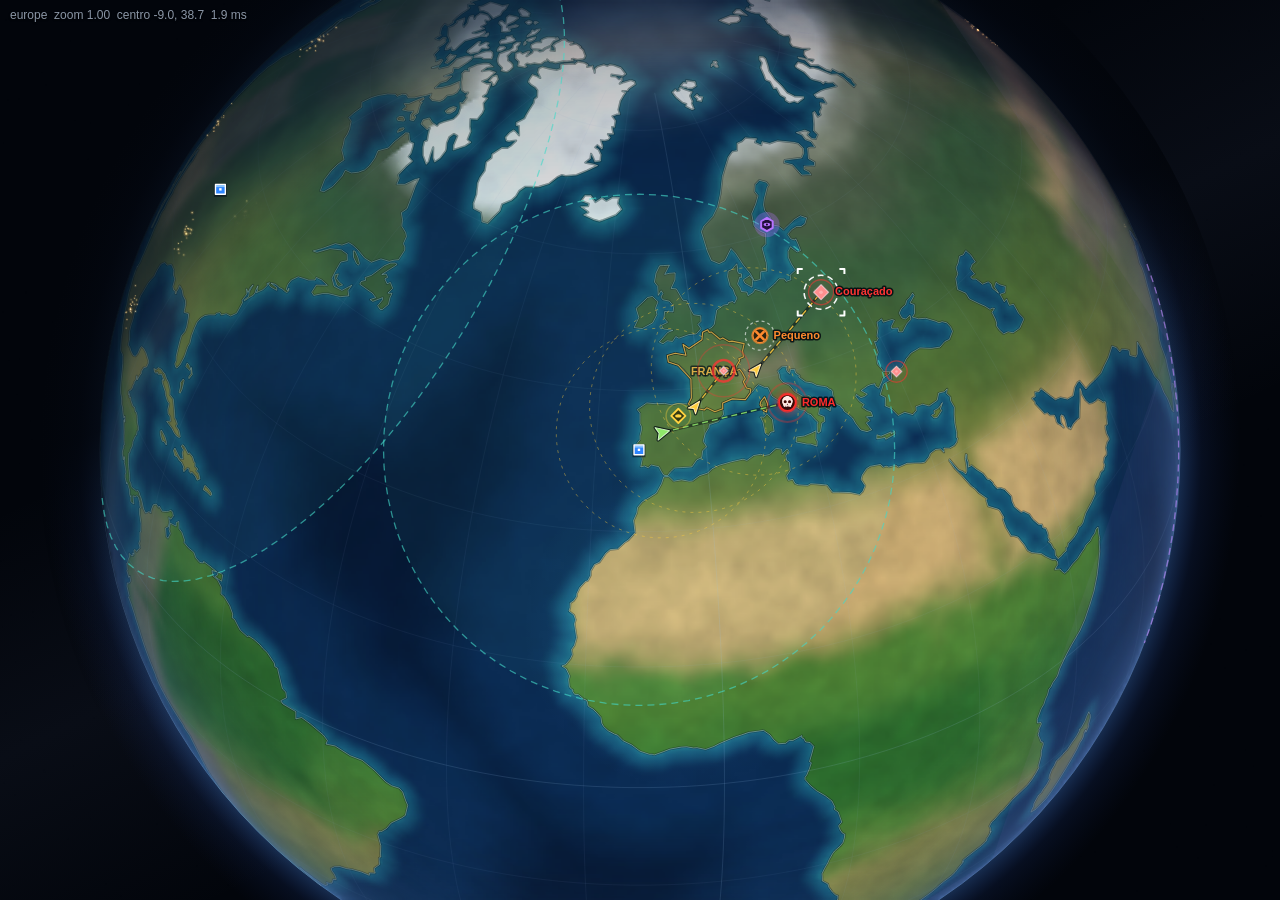
<file: ovni-1999/qa/globe_check.html>
<!doctype html>
<html lang="pt-PT">
<head>
<meta charset="utf-8">
<title>Verificação do globo — QA</title>
<meta name="viewport" content="width=device-width, initial-scale=1">
<style>
  :root { color-scheme: dark; }
  html, body { margin: 0; height: 100%; background: #02050b; color: #c8d2dc; font: 12px/1.3 -apple-system, BlinkMacSystemFont, 'Helvetica Neue', Arial, sans-serif; overflow: hidden; overscroll-behavior: none; }
  #view { display: block; width: 100vw; height: 100vh; touch-action: none; }
  #info { position: fixed; left: 10px; top: 8px; color: #8a96a6; pointer-events: none; text-shadow: 0 1px 2px #000; white-space: pre; }
  #err { position: fixed; left: 10px; bottom: 8px; color: #ff6a5a; white-space: pre; }
</style>
</head>
<body>
<canvas id="view"></canvas>
<div id="info"></div>
<div id="err"></div>
<script>
/* Banco de ensaio do OV.GlobeRender: carrega as camadas core → i18n → data → sim pela ordem do index.html, mais
   gfx/color.js e gfx/globe_render.js; cria G com OV.Campaign.newCampaign e injeta OVNIs, locais, naves e bases falsas.
   Parâmetros: ?scene=<nome>&lon=&lat=&zoom=&t=&mode=&seed=&cursor=lon,lat&sel=kind:id&static=1
   Interação manual: arrastar roda o globo (com inércia), roda/pinça faz zoom, clique seleciona, duplo clique centra,
   teclas 1–6 zoom, P alterna «colocar base», T alterna «alvo». */
(function () {
  'use strict';
  const errs = [];
  window.QA_ERRORS = errs;
  window.addEventListener('error', (e) => {
    errs.push({ msg: String(e.message), file: String(e.filename || '') });
    document.getElementById('err').textContent = errs.map((x) => x.file.split('/').pop() + ': ' + x.msg).join('\n');
  });
  const WANT = (f) => /^js\/(core|i18n|data|sim)\//.test(f) || f === 'js/gfx/color.js' || f === 'js/gfx/globe_render.js';
  fetch('../index.html').then((r) => r.text()).then((html) => {
    const list = [];
    const re = /<script\s+src="([^"?]+)(?:\?[^"]*)?"\s*><\/script>/g;
    let m;
    while ((m = re.exec(html))) if (WANT(m[1])) list.push(m[1]);
    let left = list.length;
    for (const f of list) {
      const s = document.createElement('script');
      s.src = '../' + f + '?v=' + Date.now();
      s.async = false;
      s.onload = s.onerror = () => { if (--left === 0) start(); };
      document.head.appendChild(s);
    }
  });

  function start() {
    const OV = window.OV;
    try { OV.Data.finalize(); } catch (e) { errs.push({ msg: 'finalize: ' + e.message, file: 'finalize' }); }
    const q = new URLSearchParams(location.search);
    const num = (k, d) => (q.has(k) && q.get(k) !== '' && Number.isFinite(+q.get(k)) ? +q.get(k) : d);
    const scene = q.get('scene') || 'europe';
    const G = OV.Campaign.newCampaign({ seed: num('seed', 7) });
    const C = OV.Campaign;
    const base0 = G.bases[0];
    const ufo = (type, lon, lat, status, extra) => {
      const u = Object.assign({
        id: C.nextId(G, 'u'), type, missionId: null, race: 'sectoid', region: OV.GMath.regionAt(lon, lat), traj: 'P0', wp: 1,
        lon, lat, dest: { lon: lon + 20, lat: lat + 3 }, alt: status === 'flying' ? 3 : 0,
        speed: status === 'flying' ? OV.Data.ufos[type].speed : 0, status, dmg: 0, detected: true, hyper: false,
        groundLeftS: status === 'landed' ? 3600 : 0, crashLeftS: status === 'crashed' ? 86400 : 0,
        lastSeen: null, objective: false, targetBaseId: null, siteCity: null,
      }, extra || {});
      G.ufos.push(u);
      return u;
    };
    const site = (cityId) => {
      const c = OV.Data.citiesById[cityId];
      const s = { id: C.nextId(G, 't'), kind: 'terror', missionId: null, deployment: 'dep_terror_site', cityId, lon: c.lon, lat: c.lat,
        race: 'floater', region: c.region, country: OV.GMath.countryAt(c.lon, c.lat), leftS: 36000 };
      G.sites.push(s);
      return s;
    };
    const alienBase = (lon, lat, discovered) => {
      const a = { id: C.nextId(G, 'a'), lon, lat, race: 'snakeman', region: OV.GMath.regionAt(lon, lat), country: OV.GMath.countryAt(lon, lat),
        missionId: null, discovered, foundT: discovered ? 0 : null, supplyT: null };
      G.alienBases.push(a);
      return a;
    };
    const addBase = (lon, lat, name, radars) => {
      const b = JSON.parse(JSON.stringify(base0));
      b.id = C.nextId(G, 'b');
      b.name = name;
      b.lon = lon;
      b.lat = lat;
      b.crafts = [];
      b.soldiers = [];
      b.grid = b.grid.filter((f) => !OV.Data.facilities[f.type].radarRange);
      radars.forEach((t, i) => b.grid.push({ type: t, x: i, y: 5, daysLeft: 0 }));
      G.bases.push(b);
      return b;
    };
    const fly = (craftId, lon, lat, dest, status) => {
      const c = G.crafts[craftId];
      Object.assign(c, { lon, lat, dest, status: status || 'out', speed: OV.Data.crafts[c.type].speed, missionT: 0, patrol: status === 'patrol' });
      return c;
    };
    const ids = Object.keys(G.crafts);
    const sky = ids.find((id) => G.crafts[id].type === 'skyranger');
    const ints = ids.filter((id) => G.crafts[id].type === 'interceptor');

    // cenários
    const sel = q.get('sel') ? { kind: q.get('sel').split(':')[0], id: q.get('sel').split(':')[1] } : null;
    const V = { lon: -9, lat: 38.7, zoom: 1, mode: 'normal', cursor: null, selection: sel, hover: null, highlights: [] };
    G.t = 0;
    if (scene === 'europe' || scene === 'many' || scene === 'city' || scene === 'night') {
      addBase(-98, 39, 'Base Pradaria', ['large_radar']);
      addBase(116, -25, 'Base Outback', ['small_radar', 'hyper_wave_decoder']);
      const u1 = ufo('medium_scout', 4, 46.5, 'flying');
      const u2 = ufo('battleship', 24, 52, 'flying', { hyper: true });
      ufo('small_scout', -3.5, 42.2, 'landed');
      const u4 = ufo('large_scout', 11, 49.5, 'crashed');
      ufo('abductor', 30, 41, 'flying');
      const s1 = site('rome');
      alienBase(20, 61, true);
      fly(ints[0], -1, 43, { kind: 'ufo', id: u1.id });
      fly(ints[1], 9, 46, { kind: 'ufo', id: u2.id });
      fly(sky, -6, 40.5, { kind: 'site', id: s1.id });
      V.highlights = [{ kind: 'ufo', id: u1.id }];
      V.selection = V.selection || { kind: 'ufo', id: u2.id };
      V.hover = { kind: 'ufo', id: u4.id };
      V.country = 'france';
      if (scene === 'many') {
        const r = OV.RNG.create(99);
        const types = Object.keys(OV.Data.ufos);
        for (let i = 0; i < 40; i++) {
          const st = i % 7 === 0 ? 'landed' : i % 11 === 0 ? 'crashed' : 'flying';
          ufo(types[r.int(0, types.length - 1)], r.next() * 360 - 180, r.next() * 120 - 60, st, { detected: i % 9 !== 0 });
        }
        for (const c of ['new_york', 'tokyo', 'lagos', 'delhi', 'bogota']) site(c);
        alienBase(-60, -10, true);
        alienBase(140, 50, false);
        G.debug = { revealUfos: true, instantResearch: false, instantBuild: false, instantProduction: false };
        fly(ints[0], -40, 30, { kind: 'point', lon: -20, lat: 20 });
        fly(sky, 50, 20, { kind: 'point', lon: 50, lat: 20 }, 'patrol');
        Object.assign(V, { lon: 10, lat: 20, zoom: 0 });
      }
      if (scene === 'night') {
        G.t = 6 * 3600; // 18:00 UTC: sol a 90° O, Ásia de noite
        Object.assign(V, { lon: 100, lat: 30, zoom: 1 });
        ufo('terror_ship', 105, 33, 'flying');
        ufo('harvester', 85, 25, 'landed');
        site('beijing');
        V.highlights = [];
        V.selection = null;
        V.hover = null;
        V.country = 'china';
      }
      if (scene === 'city') Object.assign(V, { lon: 6, lat: 47, zoom: 3.6 });
    }
    if (scene === 'dusk') {
      G.t = 7 * 3600 + 1800;
      Object.assign(V, { lon: -30, lat: 25, zoom: 1 });
    }
    if (scene === 'place') {
      Object.assign(V, { lon: 20, lat: 35, zoom: 1, mode: 'placeBase', cursor: { lon: 14, lat: 50 } });
    }
    if (scene === 'placeBad') {
      Object.assign(V, { lon: -30, lat: 30, zoom: 1, mode: 'placeBase', cursor: { lon: -35, lat: 35 } });
    }
    if (scene === 'target') {
      const u1 = ufo('abductor', 40, 30, 'flying');
      Object.assign(V, { lon: 15, lat: 35, zoom: 1.6, mode: 'target', cursor: { lon: 40, lat: 30 }, targetFrom: { lon: base0.lon, lat: base0.lat }, hover: { kind: 'ufo', id: u1.id } });
    }
    if (scene === 'pole') Object.assign(V, { lon: 0, lat: -80, zoom: 0.6 });
    if (scene === 'pacific') Object.assign(V, { lon: -170, lat: 10, zoom: 0.5 });
    if (scene === 'arctic') Object.assign(V, { lon: 100, lat: 75, zoom: 1 });
    if (q.has('lon')) V.lon = num('lon', V.lon);
    if (q.has('lat')) V.lat = num('lat', V.lat);
    if (q.has('zoom')) V.zoom = num('zoom', V.zoom);
    if (q.has('t')) G.t = num('t', G.t);
    if (q.has('mode')) V.mode = q.get('mode');
    if (q.has('cursor')) { const [a, b] = q.get('cursor').split(',').map(Number); V.cursor = { lon: a, lat: b }; }

    const cv = document.getElementById('view');
    const ctx = cv.getContext('2d');
    const view = Object.assign({ w: 1, h: 1, dpr: 1, time: 0 }, V);
    function resize() {
      const r = cv.getBoundingClientRect(), dpr = Math.min(window.devicePixelRatio || 1, 2);
      view.w = Math.round(r.width); view.h = Math.round(r.height); view.dpr = dpr;
      cv.width = Math.round(view.w * dpr); cv.height = Math.round(view.h * dpr);
    }
    resize();
    window.addEventListener('resize', resize);
    const GR = OV.GlobeRender;
    const stats = { frames: 0, ms: [], base: 0, light: 0 };
    let freeze = q.get('static') === '1' ? num('time', 1000) : null;
    let last = null;
    function frame(ts) {
      view.time = freeze === null ? ts : freeze;
      try {
        const r = GR.draw(ctx, G, view);
        stats.frames++;
        stats.ms.push(r.ms);
        if (r.base) stats.base++;
        if (r.light) stats.light++;
        if (stats.ms.length > 600) stats.ms.shift();
      } catch (e) {
        errs.push({ msg: 'draw: ' + e.message + '\n' + e.stack, file: 'globe_render.js' });
        document.getElementById('err').textContent = e.stack;
        return;
      }
      const p = last ? GR.pick(view, last.x, last.y) : null;
      document.getElementById('info').textContent = scene + '  zoom ' + view.zoom.toFixed(2) + '  centro ' + view.lon.toFixed(1) + ', ' + view.lat.toFixed(1)
        + (p ? '  cursor ' + p.lon.toFixed(2) + ', ' + p.lat.toFixed(2) : '') + '  ' + (stats.ms.length ? stats.ms[stats.ms.length - 1].toFixed(1) : '') + ' ms';
      requestAnimationFrame(frame);
    }
    requestAnimationFrame(frame);

    // interação manual (o mesmo contrato que o Geoscape vai usar)
    let drag = null, lastMove = null;
    cv.addEventListener('pointerdown', (e) => {
      drag = { x: e.clientX, y: e.clientY, moved: 0, t: performance.now(), vx: 0, vy: 0 };
      GR.stop(view);
      cv.setPointerCapture(e.pointerId);
    });
    cv.addEventListener('pointermove', (e) => {
      last = { x: e.clientX, y: e.clientY };
      const p = GR.pick(view, e.clientX, e.clientY);
      view.cursor = p;
      if (drag) {
        const dx = e.clientX - drag.x, dy = e.clientY - drag.y, now = performance.now(), dt = Math.max(1, now - drag.t);
        drag.moved += Math.abs(dx) + Math.abs(dy);
        GR.rotateBy(view, dx, dy);
        drag.vx = dx / dt; drag.vy = dy / dt;
        drag.x = e.clientX; drag.y = e.clientY; drag.t = now;
      } else {
        view.hover = GR.objectAt(G, view, e.clientX, e.clientY);
        view.country = view.hover ? null : GR.countryAt(view, e.clientX, e.clientY);
      }
      lastMove = performance.now();
    });
    cv.addEventListener('pointerup', (e) => {
      if (drag && drag.moved < 4) view.selection = GR.objectAt(G, view, e.clientX, e.clientY);
      else if (drag && performance.now() - drag.t < 60) GR.fling(view, drag.vx, drag.vy);
      drag = null;
    });
    cv.addEventListener('dblclick', (e) => {
      const p = GR.pick(view, e.clientX, e.clientY);
      if (p) GR.rotateTo(view, p.lon, p.lat);
    });
    cv.addEventListener('wheel', (e) => {
      e.preventDefault();
      if (e.ctrlKey) GR.zoomAt(view, view.zoom - e.deltaY * 0.01, e.clientX, e.clientY);
      else if (Math.abs(e.deltaY) >= 50 && e.deltaX === 0) GR.zoomTo(view, Math.round(view.zoom) + (e.deltaY > 0 ? -1 : 1), 260, e.clientX, e.clientY);
      else GR.rotateBy(view, -e.deltaX, -e.deltaY);
    }, { passive: false });
    window.addEventListener('keydown', (e) => {
      if (e.key >= '1' && e.key <= '6') GR.zoomTo(view, +e.key - 1);
      if (e.key === 'p') view.mode = view.mode === 'placeBase' ? 'normal' : 'placeBase';
      if (e.key === 't') { view.mode = view.mode === 'target' ? 'normal' : 'target'; view.targetFrom = { lon: base0.lon, lat: base0.lat }; }
    });

    window.QA = { OV, G, view, stats, ready: true, freeze: (ms) => { freeze = ms; }, unfreeze: () => { freeze = null; } };
  }
})();
</script>
</body>
</html>
</file>
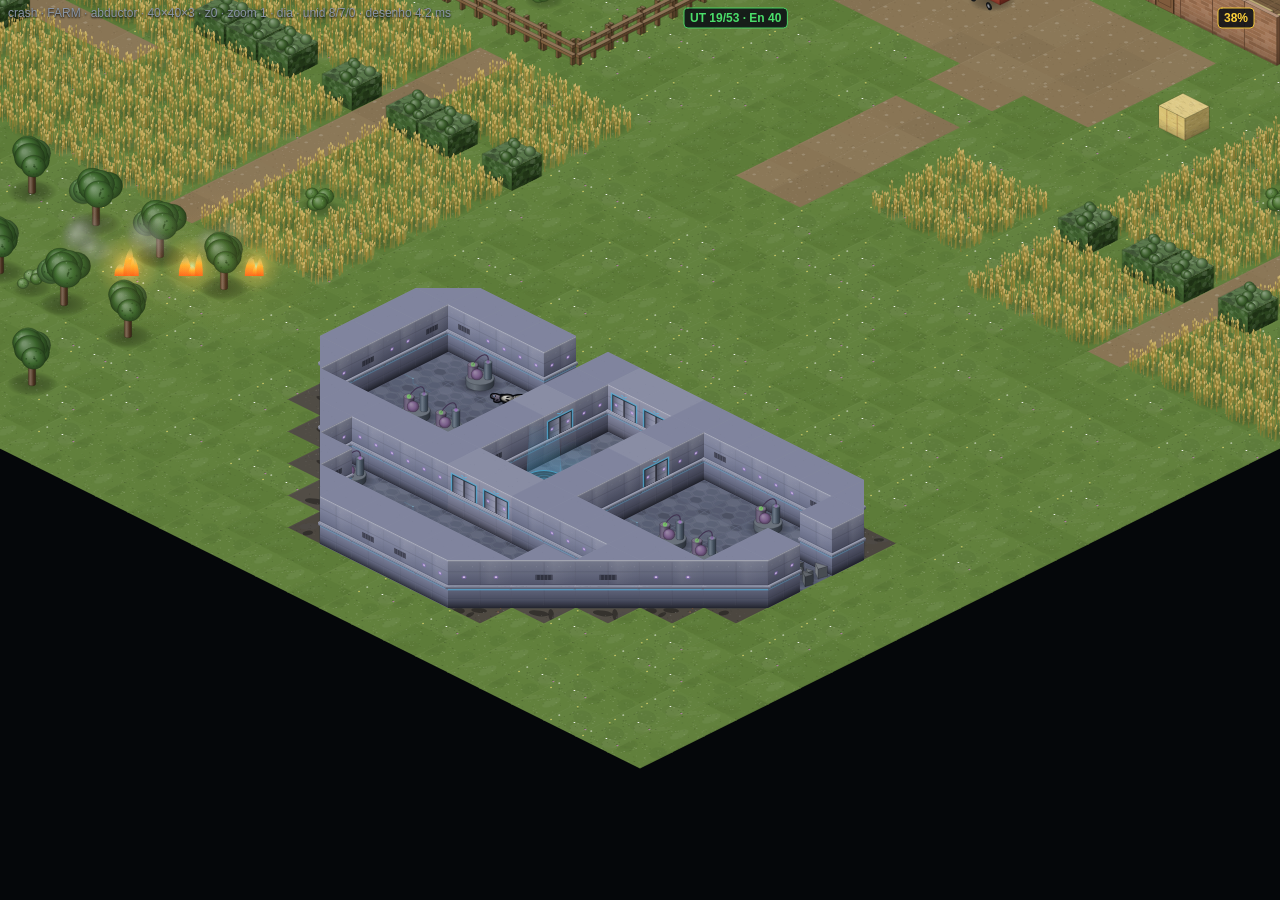
<file: ovni-1999/qa/render_check.html>
<!doctype html>
<html lang="pt-PT">
<head>
<meta charset="utf-8">
<title>Verificação do Battlescape — QA</title>
<meta name="viewport" content="width=device-width, initial-scale=1">
<style>
  :root { color-scheme: dark; }
  html, body { margin: 0; background: #05070a; color: #c8d2dc; font: 12px/1.3 -apple-system, BlinkMacSystemFont, 'Helvetica Neue', Arial, sans-serif; overflow: hidden; }
  #view { display: block; }
  #err { position: fixed; left: 8px; bottom: 8px; color: #ff6a5a; white-space: pre; }
  #info { position: fixed; left: 8px; top: 6px; color: #8a96a6; pointer-events: none; text-shadow: 0 1px 2px #000; }
</style>
</head>
<body>
<canvas id="view"></canvas>
<div id="info"></div>
<div id="err"></div>
<!-- mesma ordem do index.html (core → i18n → data → sim → gfx) -->
<script src="../js/core/util.js"></script>
<script src="../js/core/rng.js"></script>
<script src="../js/i18n/pt-PT.js"></script>
<script src="../js/i18n/pt-PT.data.js"></script>
<script src="../js/i18n/pt-PT.battle.js"></script>
<script src="../js/i18n/pt-PT.geo.js"></script>
<script src="../js/i18n/pt-PT.base.js"></script>
<script src="../js/i18n/pt-PT.ufopaedia.js"></script>
<script src="../js/data/tuning.js"></script>
<script src="../js/data/items.js"></script>
<script src="../js/data/units.js"></script>
<script src="../js/data/ufos.js"></script>
<script src="../js/data/crafts.js"></script>
<script src="../js/data/base.js"></script>
<script src="../js/data/research.js"></script>
<script src="../js/data/geo.js"></script>
<script src="../js/data/world.js"></script>
<script src="../js/data/tiles.js"></script>
<script src="../js/data/blocks_ufo.js"></script>
<script src="../js/data/blocks_farm.js"></script>
<script src="../js/data/blocks_wild.js"></script>
<script src="../js/data/blocks_urban.js"></script>
<script src="../js/data/blocks_alien.js"></script>
<script src="../js/data/finalize.js"></script>
<script src="../js/sim/battle/map.js"></script>
<script src="../js/sim/battle/mapgen.js"></script>
<script src="../js/sim/battle/path.js"></script>
<script src="../js/sim/battle/los.js"></script>
<script src="../js/sim/battle/bunits.js"></script>
<script src="../js/sim/battle/combat.js"></script>
<script src="../js/sim/battle/env.js"></script>
<script src="../js/sim/battle/morale.js"></script>
<script src="../js/sim/battle/actions.js"></script>
<script src="../js/sim/battle/ai.js"></script>
<script src="../js/sim/battle/battle.js"></script>
<script src="../js/sim/geo/clock.js"></script>
<script src="../js/sim/geo/gmath.js"></script>
<script src="../js/sim/geo/soldiers.js"></script>
<script src="../js/sim/geo/economy.js"></script>
<script src="../js/sim/geo/base.js"></script>
<script src="../js/sim/geo/missions.js"></script>
<script src="../js/sim/geo/dogfight.js"></script>
<script src="../js/sim/geo/world.js"></script>
<script src="../js/sim/campaign.js"></script>
<script src="../js/sim/save.js"></script>
<script src="../js/gfx/color.js"></script>
<script src="../js/gfx/iso.js"></script>
<script src="../js/gfx/view.js"></script>
<script src="../js/gfx/sprites_tiles.js"></script>
<script src="../js/gfx/sprites_units.js"></script>
<script src="../js/gfx/sprites_items.js"></script>
<script src="../js/gfx/portraits.js"></script>
<script src="../js/gfx/fx.js"></script>
<script src="../js/gfx/battle_render.js"></script>
<script>
/* Página de QA do renderizador do Battlescape. Parâmetros:
   ?mode=scene|tiles|fx  &ufo=abductor &terrain=FARM &kind=crash|landed|terror|alienBase|cydonia &night=0|1
   &zoom=1 &viewZ=0|top &seed=5 &craft=skyranger|avenger &month=0 &flare=1 &overlays=1 &reveal=1 &focus=ufo|craft|centre &w=1280 &h=800
   &set=FARM (mode=tiles) &fog=1 (meio mapa fora de vista) &sel=1 (unidade selecionada) &draw=0 (só limpa: referência de fps)
   Expõe window.__ready, window.__info e window.__perf(frames) → Promise<{fps, avgMs, maxMs, p95}>. */
(function () {
  'use strict';
  const q = new URLSearchParams(location.search);
  const err = (m) => { document.getElementById('err').textContent += m + '\n'; };
  window.addEventListener('error', (e) => err(String(e.message)));
  try {
    OV.Data.finalize();
  } catch (e) {
    err('finalize: ' + e.message);
    throw e;
  }
  const mode = q.get('mode') || 'scene';
  const W = +(q.get('w') || 1280), H = +(q.get('h') || 800);
  const canvas = document.getElementById('view');
  const dpr = Math.min(2, window.devicePixelRatio || 1);
  canvas.style.width = W + 'px';
  canvas.style.height = H + 'px';
  canvas.width = Math.round(W * dpr);
  canvas.height = Math.round(H * dpr);
  const ctx = canvas.getContext('2d');
  const info = document.getElementById('info');

  if (mode === 'tiles') {
    tileSheet();
    window.__ready = true;
    return;
  }

  // ---- batalha de teste ------------------------------------------------------------------------------------
  const kind = q.get('kind') || undefined;
  const night = q.get('night') === '1';
  const opts = {
    ufoType: q.get('ufo') || 'abductor', terrain: q.get('terrain') || 'FARM', night, seed: +(q.get('seed') || 5),
    month: +(q.get('month') || 0), difficulty: 1, kind, craftType: q.get('craft') || undefined,
  };
  if (kind === 'terror' || kind === 'alienBase' || kind === 'cydonia') delete opts.ufoType;
  const t0 = performance.now();
  const mission = OV.Battle.quickMission(opts);
  const B = OV.Battle.create(mission);
  const m = B.map;
  const tCreate = performance.now() - t0;
  if (OV.LOS && OV.LOS.computeLight) { try { OV.LOS.computeLight(B); } catch (e) { err('LOS.computeLight: ' + e.message); } }
  if (q.get('reveal') !== '0') {
    m.disc.fill(7);
    if (B._ && B._.visTiles) B._.visTiles.fill(1);
  }
  if (q.get('fog') === '1' && B._ && B._.visTiles) {
    // metade do mapa descoberta mas fora de vista; um quarto por descobrir
    for (let i = 0; i < m.n; i++) {
      const r = i % (m.w * m.h), x = r % m.w, y = (r / m.w) | 0;
      if (x > m.w * 0.5) B._.visTiles[i] = 0;
      if (x > m.w * 0.75 && y > m.h * 0.5) m.disc[i] = 0;
    }
    for (const u of B.units) if (u.side !== 'xcom') u.visible = !!B._.visTiles[(u.z * m.h + u.y) * m.w + u.x];
  }
  const xcom = B.units.filter((u) => u.side === 'xcom' && u.onMap);
  const aliens = B.units.filter((u) => u.side === 'alien' && u.onMap);
  const civs = B.units.filter((u) => u.side === 'civ' && u.onMap);
  const idx = (x, y, z) => (z * m.h + y) * m.w + x;
  // very-light no chão à frente da nave (de noite)
  const lead = xcom[0];
  if (night && q.get('flare') !== '0' && lead) {
    const tx = Math.min(m.w - 1, lead.x + 5), ty = Math.min(m.h - 1, lead.y + 3);
    OV.BUnits.newItem(B, 'electro_flare', { at: idx(tx, ty, 0) });
  }
  // algum fogo e fumo para ver os efeitos de tile
  if (q.get('fire') !== '0' && B.ufo) {
    const fx0 = B.ufo.x - 2, fy0 = B.ufo.y + Math.floor(B.ufo.h / 2);
    for (let k = 0; k < 3; k++) {
      const x = Math.max(0, fx0 - k), y = Math.min(m.h - 1, fy0 + k);
      m.fire[idx(x, y, 0)] = 3 + k;
      m.smoke[idx(Math.max(0, x - 1), y, 0)] = 6 + k * 4;
    }
  }

  const view = {
    cam: { x: 0, y: 0, zoom: +(q.get('zoom') || 1) }, w: W, h: H, viewZ: q.get('viewZ') === 'top' ? m.d - 1 : +(q.get('viewZ') || 0), time: 1000,
    selectedId: lead && q.get('sel') !== '0' ? lead.id : null, hover: null, cursor: 'move', path: null, reach: null, target: null,
    throwArc: null, anim: { units: {}, hidden: new Set() }, showAll: q.get('showAll') === '1', nodes: q.get('nodes') === '1',
  };
  const focus = q.get('focus') || (B.ufo ? 'ufo' : 'craft');
  let fxp = [m.w / 2, m.h / 2];
  if (focus === 'ufo' && B.ufo) fxp = [B.ufo.x + B.ufo.w / 2 - 2, B.ufo.y + B.ufo.h / 2 - 2];
  else if (focus === 'craft' && B.craft) fxp = [B.craft.x + B.craft.w / 2 + 3, B.craft.y + B.craft.h / 2 + 2];
  else if (focus === 'mid' && B.craft && B.ufo) fxp = [(B.craft.x + B.ufo.x + B.ufo.w / 2) / 2 + 2, (B.craft.y + B.ufo.y + B.ufo.h / 2) / 2 + 2];
  OV.BattleRender.centerOn(view, fxp[0], fxp[1], 0);

  // sobreposições de exemplo: caminho, área alcançável (BFS simples só de QA), alvo, arco
  if (q.get('overlays') !== '0' && lead) {
    const reach = new Int16Array(m.n).fill(-1);
    const start = idx(lead.x, lead.y, lead.z);
    reach[start] = 0;
    const queue = [start];
    for (let k = 0; k < queue.length; k++) {
      const i = queue[k];
      const [x, y, z] = OV.BMap.xyz(m, i);
      for (let dir = 0; dir < 8; dir++) {
        const e = OV.BMap.edgeInfo(m, x, y, z, dir);
        if (e.to < 0 || e.blocked.move || !OV.BMap.canStand(m, e.to) || reach[e.to] >= 0) continue;
        const c = reach[i] + (dir & 1 ? 6 : 4) + OV.BMap.tileTU(m, e.to) - 4;
        if (c > lead.tuMax) continue;
        reach[e.to] = c;
        queue.push(e.to);
      }
    }
    view.reach = { cost: reach, budgetOk: lead.tuMax - 18, budgetReserve: lead.tuMax };
    const steps = [];
    let tu = lead.tu;
    for (let k = 1; k <= 7; k++) {
      const x = Math.min(m.w - 1, lead.x + k), y = lead.y + Math.min(k, 3) - 0;
      const i = idx(x, Math.min(m.h - 1, y), 0);
      tu -= k <= 3 ? 6 : 4;
      steps.push({ i, tu, state: tu > 18 ? 'ok' : tu > 0 ? 'reserve' : 'out' });
    }
    view.path = { steps, label: 'UT ' + steps[steps.length - 1].tu + '/' + lead.tuMax + ' · En 40' };
    view.hover = { x: lead.x + 7 > m.w - 1 ? m.w - 1 : lead.x + 7, y: Math.min(m.h - 1, lead.y + 3), z: 0 };
    const tgt = aliens.find((a) => a.z === 0) || aliens[0];
    if (tgt && q.get('target') !== '0') {
      const a = [lead.x * 16 + 8, lead.y * 16 + 8, lead.z * 24 + 20], b = [tgt.x * 16 + 8, tgt.y * 16 + 8, tgt.z * 24 + 12];
      view.target = { fromId: lead.id, toI: idx(tgt.x, tgt.y, tgt.z), hitPct: 38, blocked: false, line: [a, b] };
    }
    const second = xcom[1];
    if (second && q.get('throw') !== '0') {
      const a = [second.x * 16 + 8, second.y * 16 + 8, 20], arc = [];
      const bx = (second.x + 4) * 16 + 8, by = (second.y + 6) * 16 + 8;
      for (let k = 0; k <= 30; k++) {
        const f = k / 30;
        arc.push([a[0] + (bx - a[0]) * f, a[1] + (by - a[1]) * f, 20 * (1 - f) + 60 * Math.sin(f * Math.PI)]);
      }
      view.throwArc = arc;
    }
  }
  if (mode === 'fx') {
    // efeitos congelados a meio
    const c = [fxp[0] * 16, fxp[1] * 16, 0];
    OV.FX.spawn('explosion', [c[0] - 40, c[1] + 40, 4], { radius: 3, dmg: 'HE' });
    if (lead) {
      const from = [lead.x * 16 + 8, lead.y * 16 + 8, 20];
      OV.FX.projectile('laser', from, [c[0], c[1], 14]);
      OV.FX.projectile('plasma', [c[0] + 64, c[1] - 30, 16], from, 18);
      OV.FX.projectile('rocket', from, [c[0] + 100, c[1] + 60, 6], 10);
      OV.FX.projectile('tracer', from, [c[0] - 60, c[1] - 80, 18], 30);
      OV.FX.spawn('muzzle', from, { gun: 'ballistic' });
      OV.FX.spawn('spotted', [lead.x * 16 + 8, lead.y * 16 + 8, 26]);
      OV.FX.spawn('damage', [lead.x * 16 + 24, lead.y * 16 + 8, 24], { amount: 27 });
    }
    OV.FX.spawn('blood', [c[0] + 30, c[1] + 10, 12], { alien: true });
    OV.FX.spawn('psi', [c[0] - 70, c[1] - 30, 12], { to: [c[0] - 10, c[1] - 90, 12] });
    OV.FX.spawn('sparks', [c[0] + 50, c[1] - 50, 12]);
    OV.FX.spawn('smoke', [c[0] + 20, c[1] + 80, 4], { size: 1.5 });
    OV.FX.spawn('fire', [c[0] + 80, c[1] + 80, 0]);
    for (let k = 0; k < 6; k++) OV.FX.update(25);
  }

  function frame(time) {
    view.time = time;
    ctx.setTransform(dpr, 0, 0, dpr, 0, 0);
    ctx.fillStyle = '#05070a';
    ctx.fillRect(0, 0, W, H);
    if (q.get('draw') !== '0') OV.BattleRender.draw(ctx, B, view);
  }
  frame(1000);
  const st = OV.BattleRender.stats();
  // tempo de desenho com caches quentes
  let best = 1e9;
  for (let k = 0; k < 5; k++) {
    const a = performance.now();
    frame(1000 + k * 16);
    best = Math.min(best, performance.now() - a);
  }
  frame(1000);
  info.textContent = [B.mission.kind, B.mission.terrain, B.mission.ufoType || '-', m.w + '×' + m.h + '×' + m.d, 'z' + view.viewZ, 'zoom ' + view.cam.zoom,
    (night ? 'noite' : 'dia'), 'unid ' + xcom.length + '/' + aliens.length + '/' + civs.length, 'desenho ' + best.toFixed(1) + ' ms'].join(' · ');
  window.__info = { kind: B.mission.kind, terrain: B.mission.terrain, ufo: B.mission.ufoType, size: [m.w, m.h, m.d], xcom: xcom.length, aliens: aliens.length,
    civs: civs.length, createMs: Math.round(tCreate), firstStats: st, drawMs: +best.toFixed(2), stats: OV.BattleRender.stats() };

  // pan de N fotogramas por todo o mapa (mede tempo de desenho e fps com rAF)
  window.__perf = function (frames) {
    frames = frames || 300;
    view.target = null; view.path = null; view.reach = null; view.throwArc = null;
    const b = OV.BattleRender.bounds(B);
    return new Promise((resolve) => {
      const times = [];
      let k = 0, tStart = 0;
      const step = (ts) => {
        if (!tStart) tStart = ts;
        const f = k / frames;
        // trajetória em laço sobre o mapa
        const cx = b.x0 + (b.x1 - b.x0) * (0.5 + 0.4 * Math.sin(f * Math.PI * 2));
        const cy = b.y0 + (b.y1 - b.y0) * (0.5 + 0.35 * Math.sin(f * Math.PI * 4));
        view.cam.x = cx - W / 2 / view.cam.zoom;
        view.cam.y = cy - H / 2 / view.cam.zoom;
        const a = performance.now();
        frame(ts);
        times.push(performance.now() - a);
        k++;
        if (k < frames) requestAnimationFrame(step);
        else {
          const total = ts - tStart;
          const sorted = times.slice().sort((p, q2) => p - q2);
          resolve({ frames, fps: +(1000 * (frames - 1) / Math.max(1, total)).toFixed(1), avgMs: +(times.reduce((p, q2) => p + q2, 0) / times.length).toFixed(2),
            p95: +sorted[Math.floor(sorted.length * 0.95)].toFixed(2), maxMs: +sorted[sorted.length - 1].toFixed(2) });
        }
      };
      requestAnimationFrame(step);
    });
  };
  window.__B = B;
  window.__view = view;
  window.__frame = frame;
  window.__ready = true;

  // ---- folha de contacto de todas as partes de tile ------------------------------------------------------------
  function tileSheet() {
    const set = q.get('set') || 'FARM';
    const zoom = +(q.get('zoom') || 1);
    const defs = OV.Data.tileDefs.filter((d) => d && d.set === set && !/\.up$/.test(d.key));
    const ts = OV.Data.tilesets[set];
    const cw = 84 * zoom, chh = 112 * zoom, cols = Math.floor(W / cw);
    ctx.setTransform(dpr, 0, 0, dpr, 0, 0);
    ctx.fillStyle = '#0b0f14';
    ctx.fillRect(0, 0, W, H);
    const ground = ts.ids.ground, inner = ts.ids.inner;
    let n = 0;
    for (const d of defs) {
      const nv = OV.TileSprites.variants(d.id);
      for (let v = 0; v < Math.min(nv, d.part === 'floor' ? 2 : 3); v++) {
        const col = n % cols, row = Math.floor(n / cols);
        const x = col * cw + cw / 2, y = row * chh + 62 * zoom;
        if (d.part !== 'floor') OV.TileSprites.draw(ctx, d.part === 'object' && !/ground|crop|tree|bush|hedge|rock|lamp|car|wreck/.test(d.role) ? inner : ground, 0, 0, x, y, zoom);
        const state = OV.TileSprites.oriented(d.id) ? (v & 1 ? 'y' : 'x') : 0;
        OV.TileSprites.draw(ctx, d.id, v, state, x, y, zoom);
        ctx.fillStyle = '#8a96a6';
        ctx.font = (9 * Math.min(zoom, 1.4)) + 'px sans-serif';
        ctx.textAlign = 'center';
        ctx.fillText(d.role + (d.part === 'north' ? '.n' : '') + ' ' + d.mat + (nv > 1 ? ' v' + v : ''), x, row * chh + chh - 6);
        n++;
      }
    }
    info.textContent = set + ': ' + defs.length + ' partes, ' + n + ' células';
    window.__info = { set, defs: defs.length, cells: n };
  }
})();
</script>
</body>
</html>
</file>
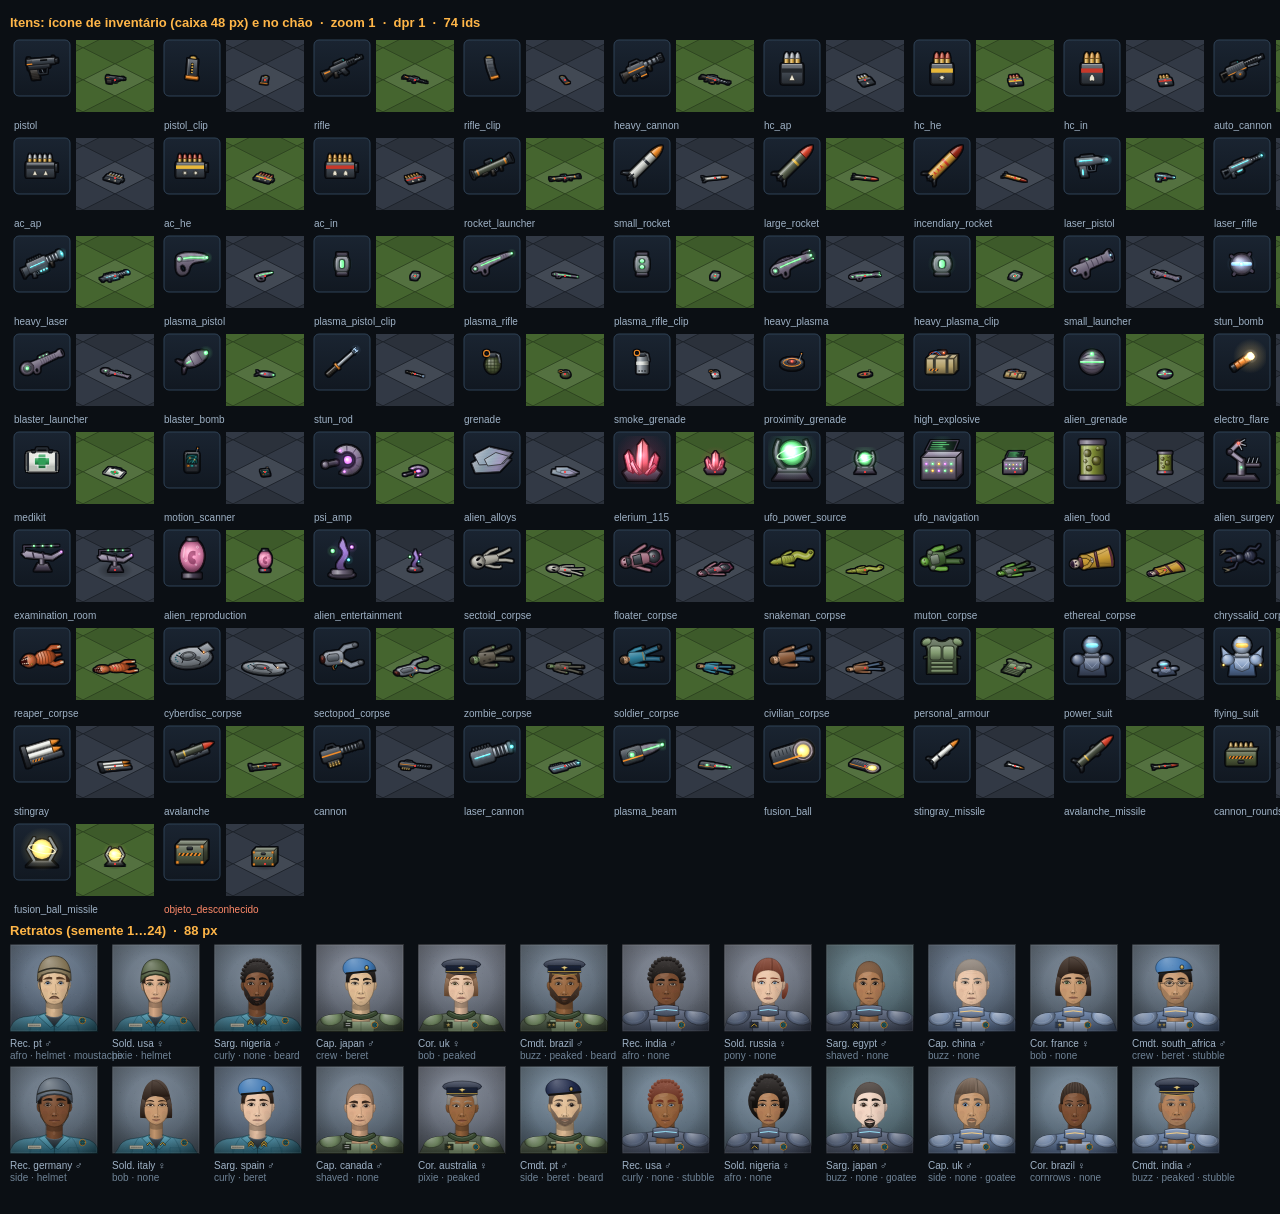
<file: ovni-1999/qa/sheet_items.html>
<!doctype html>
<html lang="pt-PT">
<head>
<meta charset="utf-8">
<title>Folha de itens e retratos — QA</title>
<meta name="viewport" content="width=device-width, initial-scale=1">
<style>
  :root { color-scheme: dark; }
  html, body { margin: 0; background: #0b0f14; color: #c8d2dc; font: 12px/1.3 -apple-system, BlinkMacSystemFont, 'Helvetica Neue', Arial, sans-serif; }
  #sheet { display: block; }
  #err { color: #ff6a5a; white-space: pre; padding: 8px; }
</style>
</head>
<body>
<canvas id="sheet"></canvas>
<div id="err"></div>
<script>
  window.addEventListener('error', (e) => { document.getElementById('err').textContent += (e.message || e) + '\n'; });
</script>
<script src="../js/core/util.js"></script>
<script src="../js/gfx/color.js"></script>
<script src="../js/gfx/iso.js"></script>
<script src="../js/gfx/sprites_items.js"></script>
<script src="../js/gfx/portraits.js"></script>
<script>
/* Folha de contacto dos ícones de itens (caixa de inventário 48 px), das versões no chão (sobre losangos de
   relva e de chão metálico) e de retratos de soldados. Parâmetros: ?view=all|icons|ground|portraits
   &zoom=1|2 (escala dos ícones/sprites) &n=24 (número de retratos) &seed=1 (primeira semente).
   Expõe window.__done e window.__info. */
(function () {
  'use strict';
  const IS = OV.ItemSprites, PR = OV.Portraits, C = OV.Color;
  const q = new URLSearchParams(location.search);
  const view = q.get('view') || 'all';
  const zoom = +(q.get('zoom') || 1);
  const NP = +(q.get('n') || 24);
  const SEED0 = +(q.get('seed') || 1);
  const dpr = Math.min(2, window.devicePixelRatio || 1);
  const ITEMS = IS.IDS.concat(['objeto_desconhecido']);
  const NATS = ['pt', 'usa', 'nigeria', 'japan', 'uk', 'brazil', 'india', 'russia', 'egypt', 'china', 'france', 'south_africa', 'germany', 'italy', 'spain', 'canada', 'australia'];
  const ARMOURS = ['coveralls', 'personal_armour', 'power_suit', 'flying_suit'];
  const RANKS = ['Rec.', 'Sold.', 'Sarg.', 'Cap.', 'Cor.', 'Cmdt.'];
  const BG = [
    { base: 0x3d5a2a, alt: 0x45652f, line: 0x2c4220 },
    { base: 0x2b313b, alt: 0x323945, line: 0x1c2129 },
  ];

  // geometria
  const PAD = 10, HEAD = 26;
  const zc = view === 'all' ? 1 : zoom;
  const ICW = (view === 'icons' ? 76 : view === 'ground' ? 104 : 150) * zc, ICH = (view === 'all' ? 98 : 84) * zc;
  const COLS = view === 'all' ? 9 : view === 'portraits' ? 0 : Math.max(4, Math.floor(1400 / ICW));
  const PSZ = view === 'portraits' ? 96 * zoom : 88;
  const PCOLS = view === 'portraits' ? Math.max(4, Math.floor(1400 / (PSZ + 14))) : 12;
  const itemRows = view === 'portraits' ? 0 : Math.ceil(ITEMS.length / COLS);
  const W = Math.max(COLS * ICW, PCOLS * (PSZ + 14)) + PAD * 2;
  const PH = view === 'all' || view === 'portraits' ? HEAD + Math.ceil(NP / PCOLS) * (PSZ + 34) : 0;
  const H = PAD + (itemRows ? HEAD + itemRows * ICH : 0) + PH + PAD;

  const cv = document.getElementById('sheet');
  cv.style.width = W + 'px';
  cv.style.height = H + 'px';
  cv.width = Math.round(W * dpr);
  cv.height = Math.round(H * dpr);
  const ctx = cv.getContext('2d');
  ctx.setTransform(dpr, 0, 0, dpr, 0, 0);
  ctx.fillStyle = '#0b0f14';
  ctx.fillRect(0, 0, W, H);

  function title(text, y) {
    ctx.font = '600 13px -apple-system, Helvetica, Arial, sans-serif';
    ctx.textBaseline = 'middle';
    ctx.fillStyle = '#ffb648';
    ctx.fillText(text, PAD, y + HEAD / 2);
  }
  function diamond(x, y, tw, th) {
    ctx.beginPath();
    ctx.moveTo(x, y - th / 2);
    ctx.lineTo(x + tw / 2, y);
    ctx.lineTo(x, y + th / 2);
    ctx.lineTo(x - tw / 2, y);
    ctx.closePath();
  }
  function floor(cx, cy, x0, y0, w, h, P, z) {
    const tw = 64 * z, th = 32 * z;
    ctx.save();
    ctx.beginPath();
    ctx.rect(x0, y0, w, h);
    ctx.clip();
    ctx.fillStyle = C.css(C.shade(P.base, -0.5));
    ctx.fillRect(x0, y0, w, h);
    for (let i = -2; i <= 2; i++) {
      for (let j = -2; j <= 2; j++) {
        diamond(cx + (i - j) * tw / 2, cy + (i + j) * th / 2, tw + 0.6, th + 0.6);
        ctx.fillStyle = C.css(i === 0 && j === 0 ? C.shade(P.alt, 0.08) : (i + j) & 1 ? P.alt : P.base);
        ctx.fill();
        ctx.strokeStyle = C.css(P.line, 0.8);
        ctx.lineWidth = 1;
        ctx.stroke();
      }
    }
    ctx.restore();
  }
  function slot(x, y, s) {
    const r = 5;
    ctx.beginPath();
    ctx.moveTo(x + r, y);
    ctx.arcTo(x + s, y, x + s, y + s, r);
    ctx.arcTo(x + s, y + s, x, y + s, r);
    ctx.arcTo(x, y + s, x, y, r);
    ctx.arcTo(x, y, x + s, y, r);
    ctx.closePath();
    const g = ctx.createLinearGradient(0, y, 0, y + s);
    g.addColorStop(0, '#1a2431');
    g.addColorStop(1, '#111821');
    ctx.fillStyle = g;
    ctx.fill();
    ctx.strokeStyle = '#2f4256';
    ctx.lineWidth = 1;
    ctx.stroke();
  }

  const t0 = performance.now();
  let drawn = 0;
  let y = PAD;
  if (itemRows) {
    const zi = view === 'all' ? 1 : zoom;
    title('Itens: ícone de inventário (caixa 48 px) e no chão  ·  zoom ' + zi + '  ·  dpr ' + dpr + '  ·  ' + ITEMS.length + ' ids', y);
    y += HEAD;
    ITEMS.forEach((id, n) => {
      const cx = PAD + (n % COLS) * ICW, cy = y + Math.floor(n / COLS) * ICH;
      const showIcon = view !== 'ground', showGround = view !== 'icons';
      const box = 48 * zi, sz = box + 8 * zi;
      if (showIcon) {
        slot(cx + 4 * zi, cy + 4 * zi, sz);
        IS.drawIcon(ctx, id, cx + 8 * zi, cy + 8 * zi, box);
      }
      if (showGround) {
        const gx0 = showIcon ? cx + sz + 10 * zi : cx + 4 * zi, gw = ICW - (gx0 - cx) - 6 * zi, gh = ICH - (showIcon ? 26 : 20) * zi;
        const ax = gx0 + gw / 2, ay = cy + 4 * zi + gh / 2 + 4 * zi;
        floor(ax, ay, gx0, cy + 4 * zi, gw, gh, BG[n & 1], zi);
        IS.drawGround(ctx, id, ax, ay, zi);
        ctx.fillStyle = 'rgba(255,60,60,0.85)';
        ctx.fillRect(ax - 1, ay - 1, 2, 2);
      }
      ctx.font = '10px -apple-system, Helvetica, Arial, sans-serif';
      ctx.textBaseline = 'alphabetic';
      ctx.fillStyle = IS.has(id) ? '#9fb2c6' : '#ff8a6a';
      ctx.fillText(id.length > 22 && view === 'icons' ? id.slice(0, 20) + '…' : id, cx + 4 * zi, cy + ICH - 5 * zi);
      drawn++;
    });
    y += itemRows * ICH;
  }
  if (view === 'all' || view === 'portraits') {
    title('Retratos (semente ' + SEED0 + '…' + (SEED0 + NP - 1) + ')  ·  ' + PSZ + ' px', y);
    y += HEAD;
    for (let i = 0; i < NP; i++) {
      const s = { portraitSeed: (SEED0 + i) * 7919, female: (i % 3) === 1, nat: NATS[i % NATS.length], armour: ARMOURS[Math.floor(i / 3) % 4], rank: i % 6 };
      const px = PAD + (i % PCOLS) * (PSZ + 14), py = y + Math.floor(i / PCOLS) * (PSZ + 34);
      PR.draw(ctx, s, px, py, PSZ);
      const T = PR.traits(s);
      ctx.font = '10px -apple-system, Helvetica, Arial, sans-serif';
      ctx.fillStyle = '#9fb2c6';
      ctx.fillText(RANKS[s.rank] + ' ' + s.nat + (s.female ? ' ♀' : ' ♂'), px, py + PSZ + 12);
      ctx.fillStyle = '#6f8396';
      ctx.fillText(T.style + ' · ' + T.headwear + (T.facial !== 'none' ? ' · ' + T.facial : ''), px, py + PSZ + 24);
      drawn++;
    }
  }
  window.__info = { drawn, ms: Math.round(performance.now() - t0), W, H, items: ITEMS.length, cache: IS.stats() };
  window.__done = true;
})();
</script>
</body>
</html>
</file>
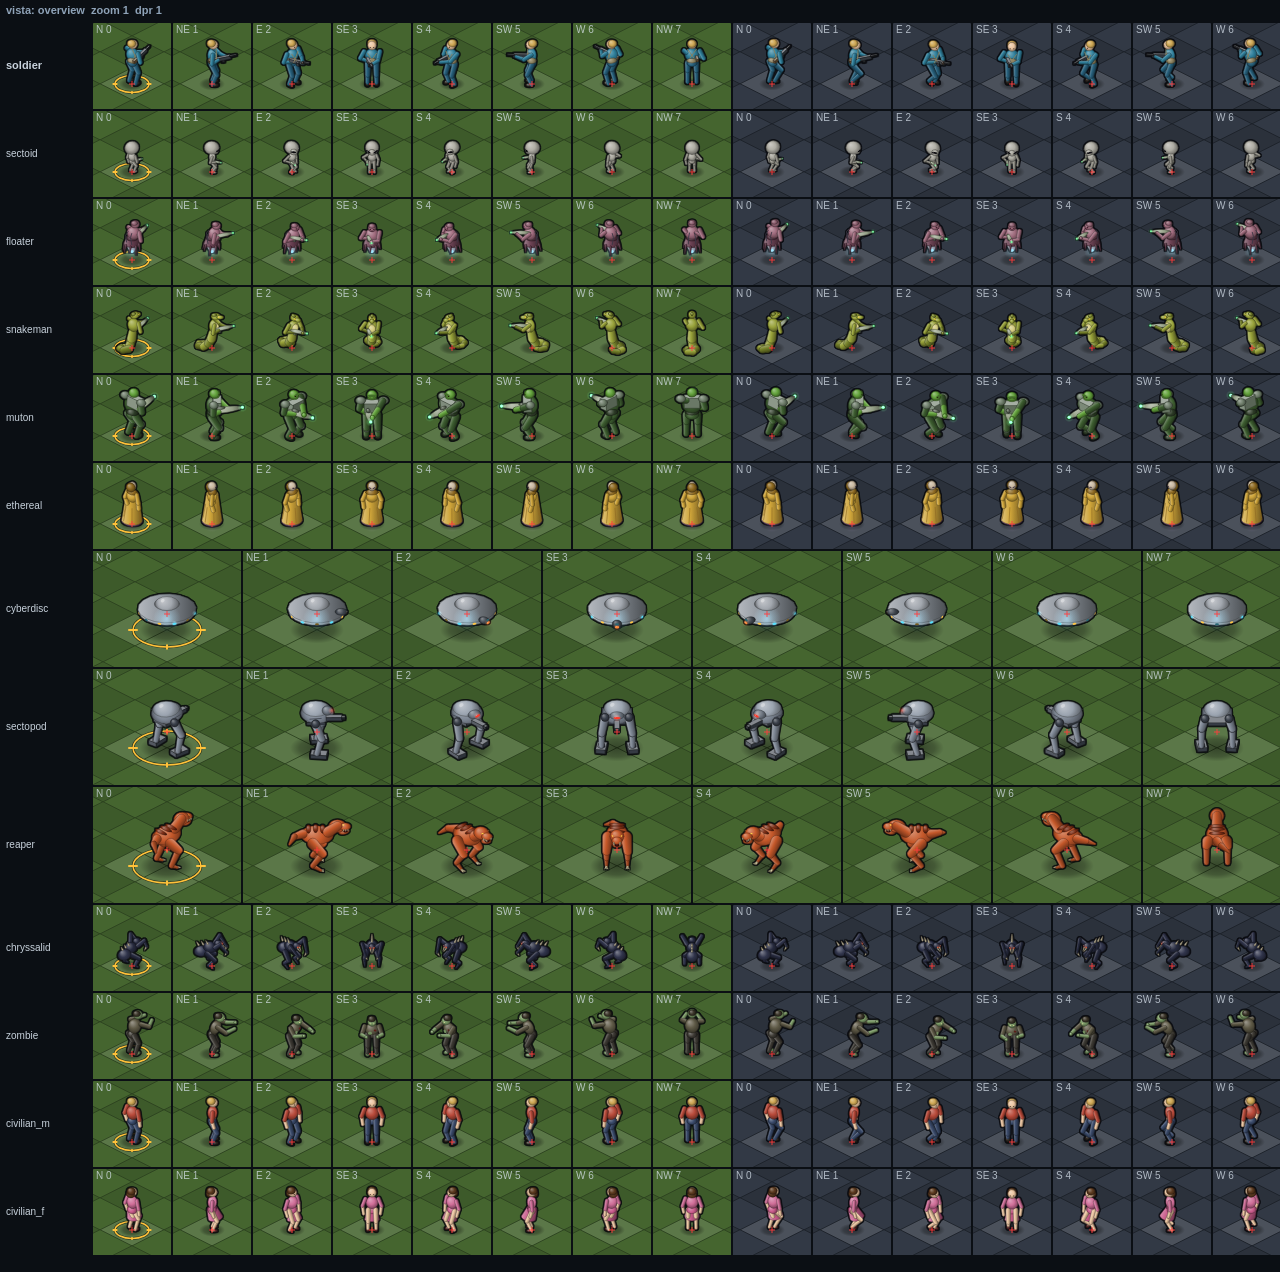
<file: ovni-1999/qa/sheet_units.html>
<!doctype html>
<html lang="pt-PT">
<head>
<meta charset="utf-8">
<title>Folha de unidades — QA</title>
<meta name="viewport" content="width=device-width, initial-scale=1">
<style>
  :root { color-scheme: dark; }
  html, body { margin: 0; background: #0b0f14; color: #c8d2dc; font: 12px/1.3 -apple-system, BlinkMacSystemFont, 'Helvetica Neue', Arial, sans-serif; }
  #sheet { display: block; }
  #err { color: #ff6a5a; white-space: pre; padding: 8px; }
</style>
</head>
<body>
<canvas id="sheet"></canvas>
<div id="err"></div>
<script src="../js/core/util.js"></script>
<script src="../js/gfx/color.js"></script>
<script src="../js/gfx/iso.js"></script>
<script src="../js/gfx/sprites_units.js"></script>
<script>
/* Folha de contacto dos sprites de unidades: cada chave × 8 direções × poses, sobre losangos de relva e
   de chão escuro. Parâmetros: ?view=overview|poses|variants|all  &key=sectoid  &zoom=1|2  &bounds=1
   (bounds desenha o retângulo do canvas de cada sprite, para ver recortes). Expõe window.__done. */
(function () {
  'use strict';
  const US = OV.UnitSprites, C = OV.Color;
  const q = new URLSearchParams(location.search);
  const view = q.get('view') || 'overview';
  const zoom = +(q.get('zoom') || (view === 'overview' ? 1 : 2));
  const showBounds = q.get('bounds') === '1';
  const dpr = Math.min(2, window.devicePixelRatio || 1);
  const DIRS = ['N', 'NE', 'E', 'SE', 'S', 'SW', 'W', 'NW'];
  const WEAPON = { soldier: 'rifle', sectoid: 'pistol', floater: 'rifle', snakeman: 'rifle', muton: 'heavy', ethereal: 'none' };
  const BG = {
    grass: { base: 0x3d5a2a, alt: 0x45652f, line: 0x2c4220, cell: 0x1c2a14 },
    floor: { base: 0x2b313b, alt: 0x323945, line: 0x1c2129, cell: 0x12161c },
  };

  // linhas: {label, key, cells:[{dir, pose, frame, opts, bg, ring}]}
  const rows = [];
  const allDirs = (key, pose, frame, opts, bg) => [0, 1, 2, 3, 4, 5, 6, 7].map((d) => ({ dir: d, key, pose, frame, opts, bg }));
  if (view === 'overview') {
    for (const key of US.KEYS) {
      const w = { weapon: WEAPON[key] || 'none' };
      rows.push({ label: key, key, cells: allDirs(key, 'stand', 0, w, 'grass').concat(allDirs(key, 'walk', 1, w, 'floor')) });
    }
  } else if (view === 'poses') {
    const key = q.get('key') || 'soldier';
    const w = { weapon: WEAPON[key] || 'none', armour: q.get('armour') || undefined };
    const list = [['stand', 0], ['walk', 0], ['walk', 1], ['walk', 2], ['walk', 3], ['kneel', 0], ['aim', 0], ['fall', 0], ['fall', 1], ['fall', 2], ['dead', 0], ['float', 0]];
    list.forEach(([pose, f], i) => rows.push({ label: pose + (FR(pose) > 1 ? ' ' + f : ''), key, cells: allDirs(key, pose, f, w, i & 1 ? 'floor' : 'grass') }));
  } else if (view === 'variants') {
    for (const armour of US.ARMOURS) {
      const cells = [];
      ['rifle', 'pistol', 'heavy', 'none'].forEach((weapon, wi) => {
        cells.push({ key: 'soldier', dir: 3, pose: 'stand', frame: 0, opts: { armour, weapon, skin: wi, female: wi & 1, rank: wi + 1 }, bg: 'grass' });
        cells.push({ key: 'soldier', dir: 1, pose: 'aim', frame: 0, opts: { armour, weapon, skin: wi, female: wi & 1, rank: wi + 2, gun: ['ballistic', 'laser', 'plasma', 'ballistic'][wi] }, bg: 'floor' });
      });
      cells.push({ key: 'soldier', dir: 5, pose: 'float', frame: 0, opts: { armour, weapon: 'rifle' }, bg: 'floor' });
      cells.push({ key: 'soldier', dir: 3, pose: 'kneel', frame: 0, opts: { armour, weapon: 'rifle' }, bg: 'grass' });
      rows.push({ label: armour, key: 'soldier', cells });
    }
    for (const key of ['civilian_m', 'civilian_f']) {
      const cells = [];
      for (let v = 0; v < 8; v++) cells.push({ key, dir: v % 8, pose: 'stand', frame: 0, opts: { variant: v, skin: v & 3 }, bg: v & 1 ? 'floor' : 'grass' });
      for (let s = 0; s < 2; s++) cells.push({ key, dir: 3, pose: 'walk', frame: s, opts: { variant: s, skin: s + 1 }, bg: 'grass' });
      rows.push({ label: key, key, cells });
    }
    const cells = [];
    for (const key of ['sectoid', 'floater', 'snakeman', 'muton', 'ethereal']) {
      for (const weapon of ['pistol', 'rifle', 'heavy']) cells.push({ key, dir: 2, pose: 'aim', frame: 0, opts: { weapon }, bg: 'floor' });
    }
    rows.push({ label: 'armas alien', key: 'sectoid', cells: cells.slice(0, 10) });
    rows.push({ label: 'armas alien', key: 'sectoid', cells: cells.slice(10) });
  } else {
    for (const key of US.KEYS) {
      const w = { weapon: WEAPON[key] || 'none' };
      for (const [pose, f] of [['stand', 0], ['walk', 1], ['kneel', 0], ['aim', 0], ['fall', 1], ['dead', 0]]) rows.push({ label: key + ' ' + pose, key, cells: allDirs(key, pose, f, w, f & 1 ? 'floor' : 'grass') });
    }
  }
  function FR(pose) { return US.FRAMES[pose] || 1; }

  // geometria das células (px CSS; escala com o zoom)
  const LABEL = 92;
  const cellW = (key) => (US.sizeOf(key) > 1 ? 150 : 80) * zoom;
  const cellH = (key) => (US.sizeOf(key) > 1 ? 118 : 88) * zoom;
  const anchorY = (key) => (US.sizeOf(key) > 1 ? 64 : 62) * zoom;
  let W = 0, H = 22;
  for (const r of rows) {
    let w = LABEL;
    for (const c of r.cells) w += cellW(c.key);
    W = Math.max(W, w);
    r.h = Math.max(...r.cells.map((c) => cellH(c.key)));
    H += r.h;
  }
  const cv = document.getElementById('sheet');
  cv.style.width = W + 'px';
  cv.style.height = H + 'px';
  cv.width = Math.round(W * dpr);
  cv.height = Math.round(H * dpr);
  const ctx = cv.getContext('2d');
  ctx.setTransform(dpr, 0, 0, dpr, 0, 0);
  ctx.fillStyle = '#0b0f14';
  ctx.fillRect(0, 0, W, H);

  function diamond(x, y, tw, th) {
    ctx.beginPath();
    ctx.moveTo(x, y - th / 2);
    ctx.lineTo(x + tw / 2, y);
    ctx.lineTo(x, y + th / 2);
    ctx.lineTo(x - tw / 2, y);
    ctx.closePath();
  }
  // fundo de 5×5 losangos centrado no tile da âncora
  function ground(cx, cy, x0, y0, w, h, bg, size) {
    const P = BG[bg], tw = 64 * zoom, th = 32 * zoom;
    ctx.save();
    ctx.beginPath();
    ctx.rect(x0, y0, w, h);
    ctx.clip();
    ctx.fillStyle = C.css(P.cell);
    ctx.fillRect(x0, y0, w, h);
    for (let i = -3; i <= 3; i++) {
      for (let j = -3; j <= 3; j++) {
        const x = cx + (i - j) * tw / 2, y = cy + (i + j) * th / 2;
        diamond(x, y, tw + 0.6, th + 0.6);
        const inFoot = size > 1 ? i >= 0 && i <= 1 && j >= 0 && j <= 1 : i === 0 && j === 0;
        ctx.fillStyle = C.css(inFoot ? C.shade(P.alt, 0.12) : (i + j) & 1 ? P.alt : P.base);
        ctx.fill();
        ctx.strokeStyle = C.css(P.line, 0.8);
        ctx.lineWidth = 1;
        ctx.stroke();
      }
    }
    ctx.restore();
  }

  ctx.font = '600 11px -apple-system, Helvetica, Arial, sans-serif';
  ctx.textBaseline = 'middle';
  ctx.fillStyle = '#8fa3b8';
  ctx.fillText('vista: ' + view + '  zoom ' + zoom + '  dpr ' + dpr, 6, 11);
  let y = 22;
  let drawn = 0;
  const t0 = performance.now();
  for (const r of rows) {
    ctx.fillStyle = '#c8d2dc';
    ctx.fillText(r.label, 6, y + r.h / 2);
    let x = LABEL;
    for (const c of r.cells) {
      const w = cellW(c.key), h = cellH(c.key);
      const ax = x + w / 2, ay = y + anchorY(c.key);
      const size = US.sizeOf(c.key);
      ground(ax, ay, x + 1, y + 1, w - 2, r.h - 2, c.bg, size);
      if (c.pose !== 'dead') US.drawShadow(ctx, ax, ay, size, zoom);
      if (c.dir === 0 && c.pose === 'stand') US.selectionRing(ctx, ax, ay, zoom, 0xffc23a, size);
      const spr = US.draw(ctx, c.key, c.dir, c.pose, c.frame, ax, ay, zoom, c.opts);
      if (showBounds) {
        ctx.strokeStyle = 'rgba(255,80,200,0.55)';
        ctx.lineWidth = 1;
        ctx.strokeRect(ax - spr.ax * zoom + 0.5, ay - spr.ay * zoom + 0.5, spr.w * zoom - 1, spr.h * zoom - 1);
      }
      // cruz na âncora (centro do losango) para verificar os pés
      ctx.fillStyle = 'rgba(255,60,60,0.9)';
      ctx.fillRect(ax - 3, ay - 0.5, 6, 1);
      ctx.fillRect(ax - 0.5, ay - 3, 1, 6);
      ctx.fillStyle = 'rgba(220,230,240,0.75)';
      ctx.font = '10px -apple-system, Helvetica, Arial, sans-serif';
      ctx.fillText(DIRS[c.dir] + ' ' + c.dir + (r.cells.length !== 16 && view !== 'overview' ? '' : ''), x + 4, y + 8);
      if (view === 'variants') ctx.fillText(c.pose + ' ' + (c.opts.weapon || c.opts.variant || ''), x + 4, y + 19);
      x += w;
      drawn++;
    }
    y += r.h;
  }
  window.__info = { drawn, ms: Math.round(performance.now() - t0), cache: US.stats(), W, H };
  window.__done = true;
})();
</script>
</body>
</html>
</file>
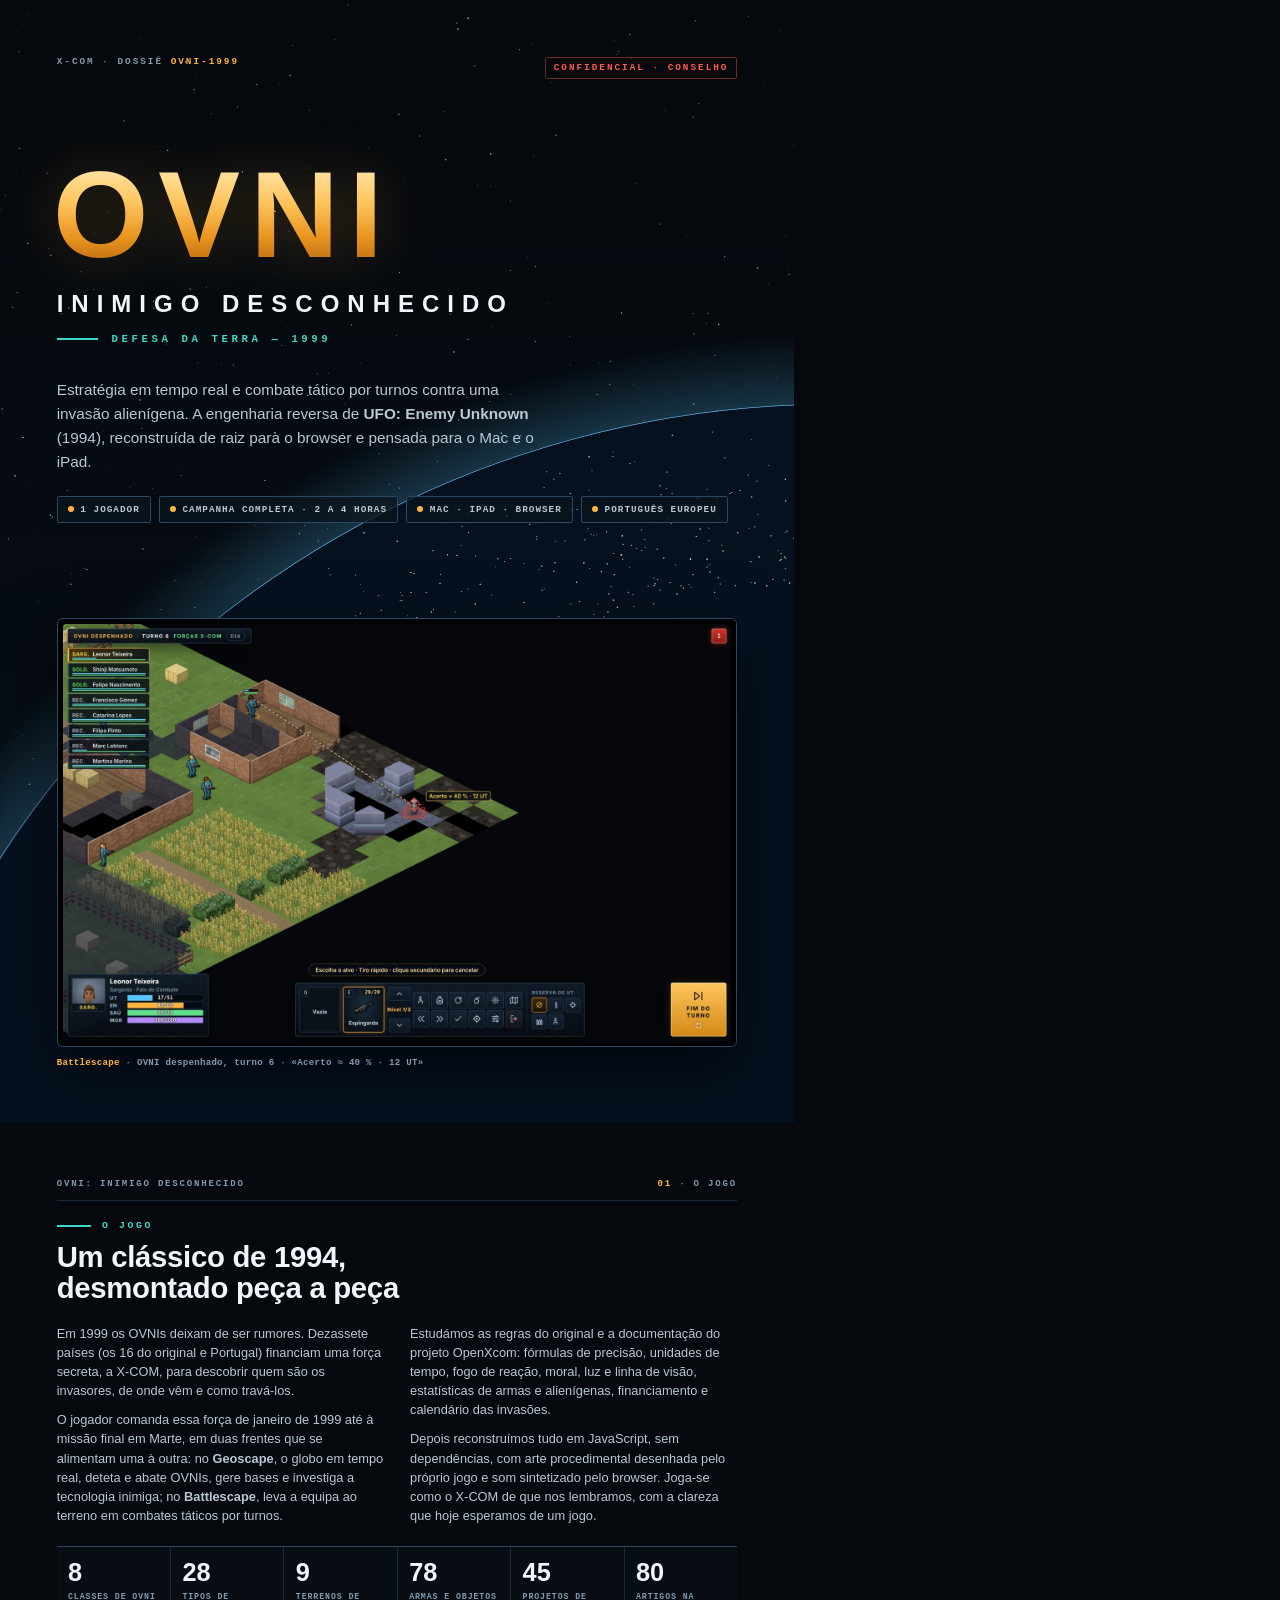
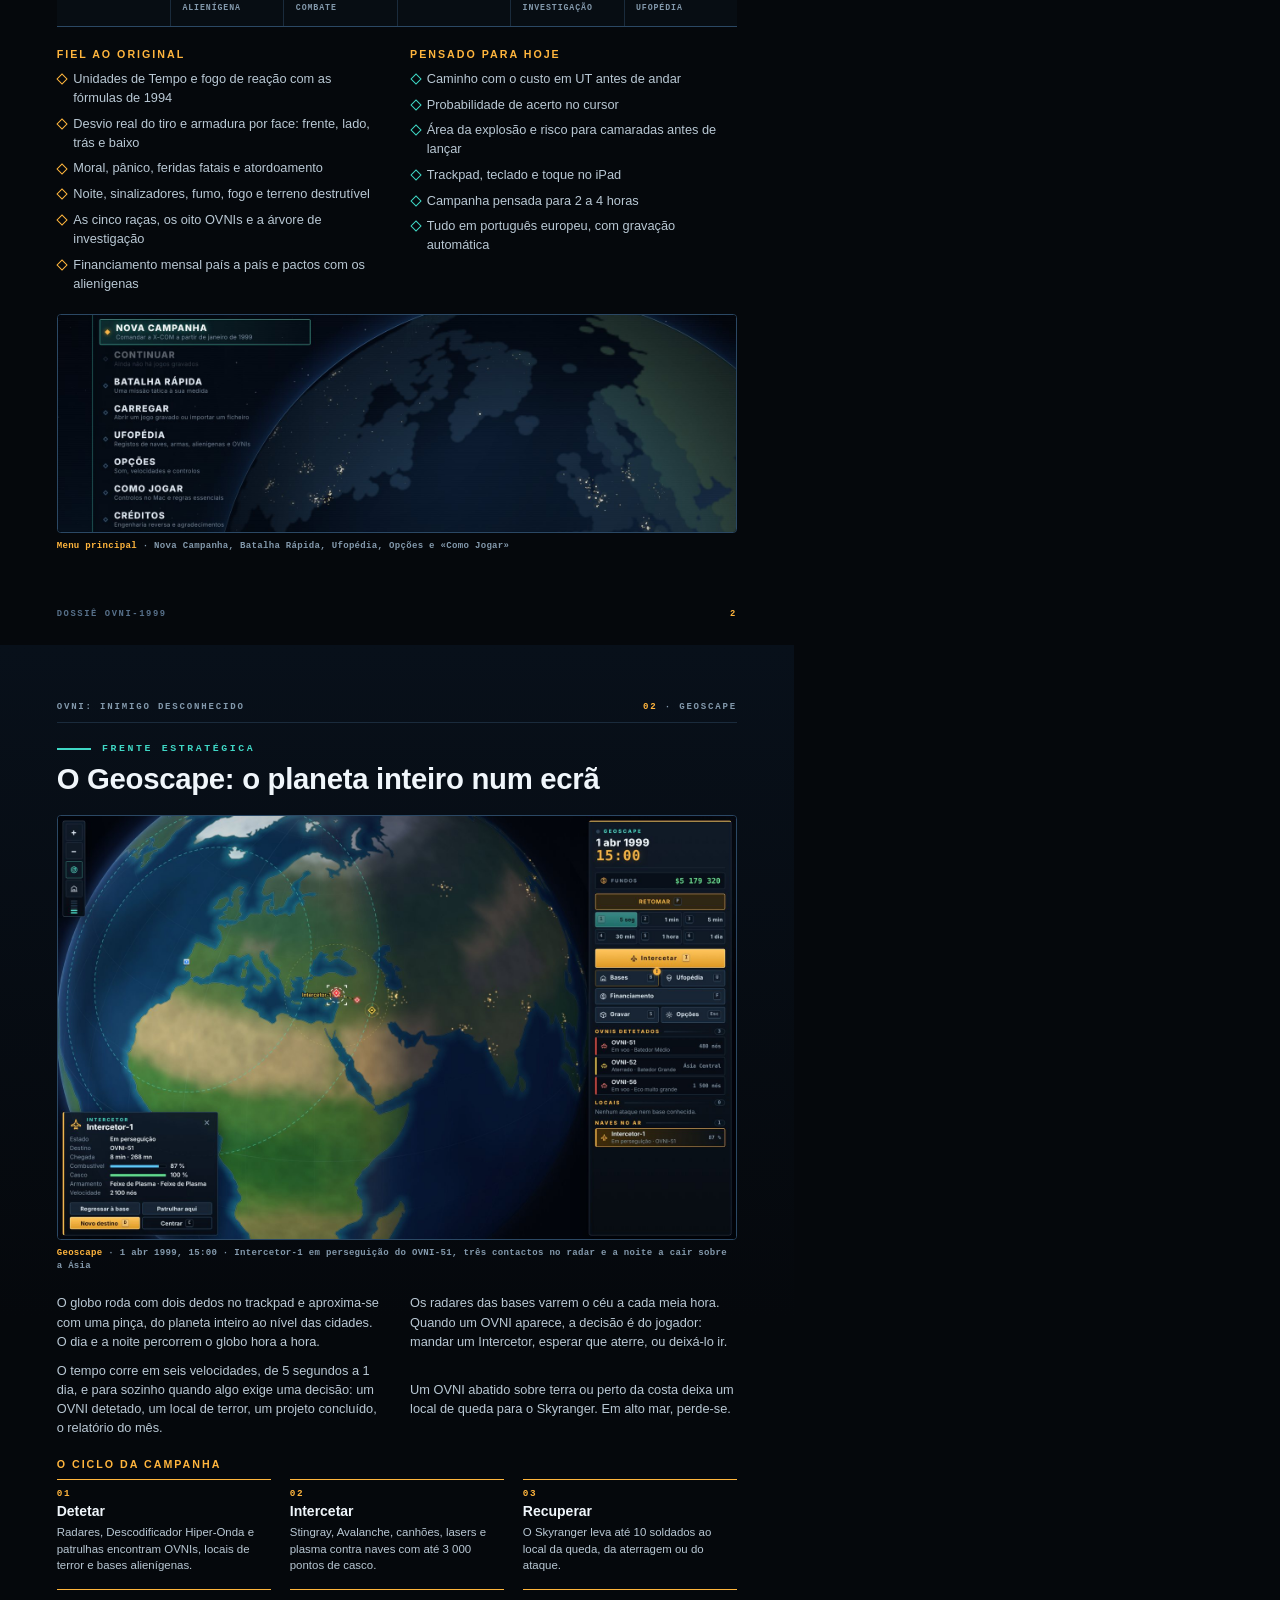
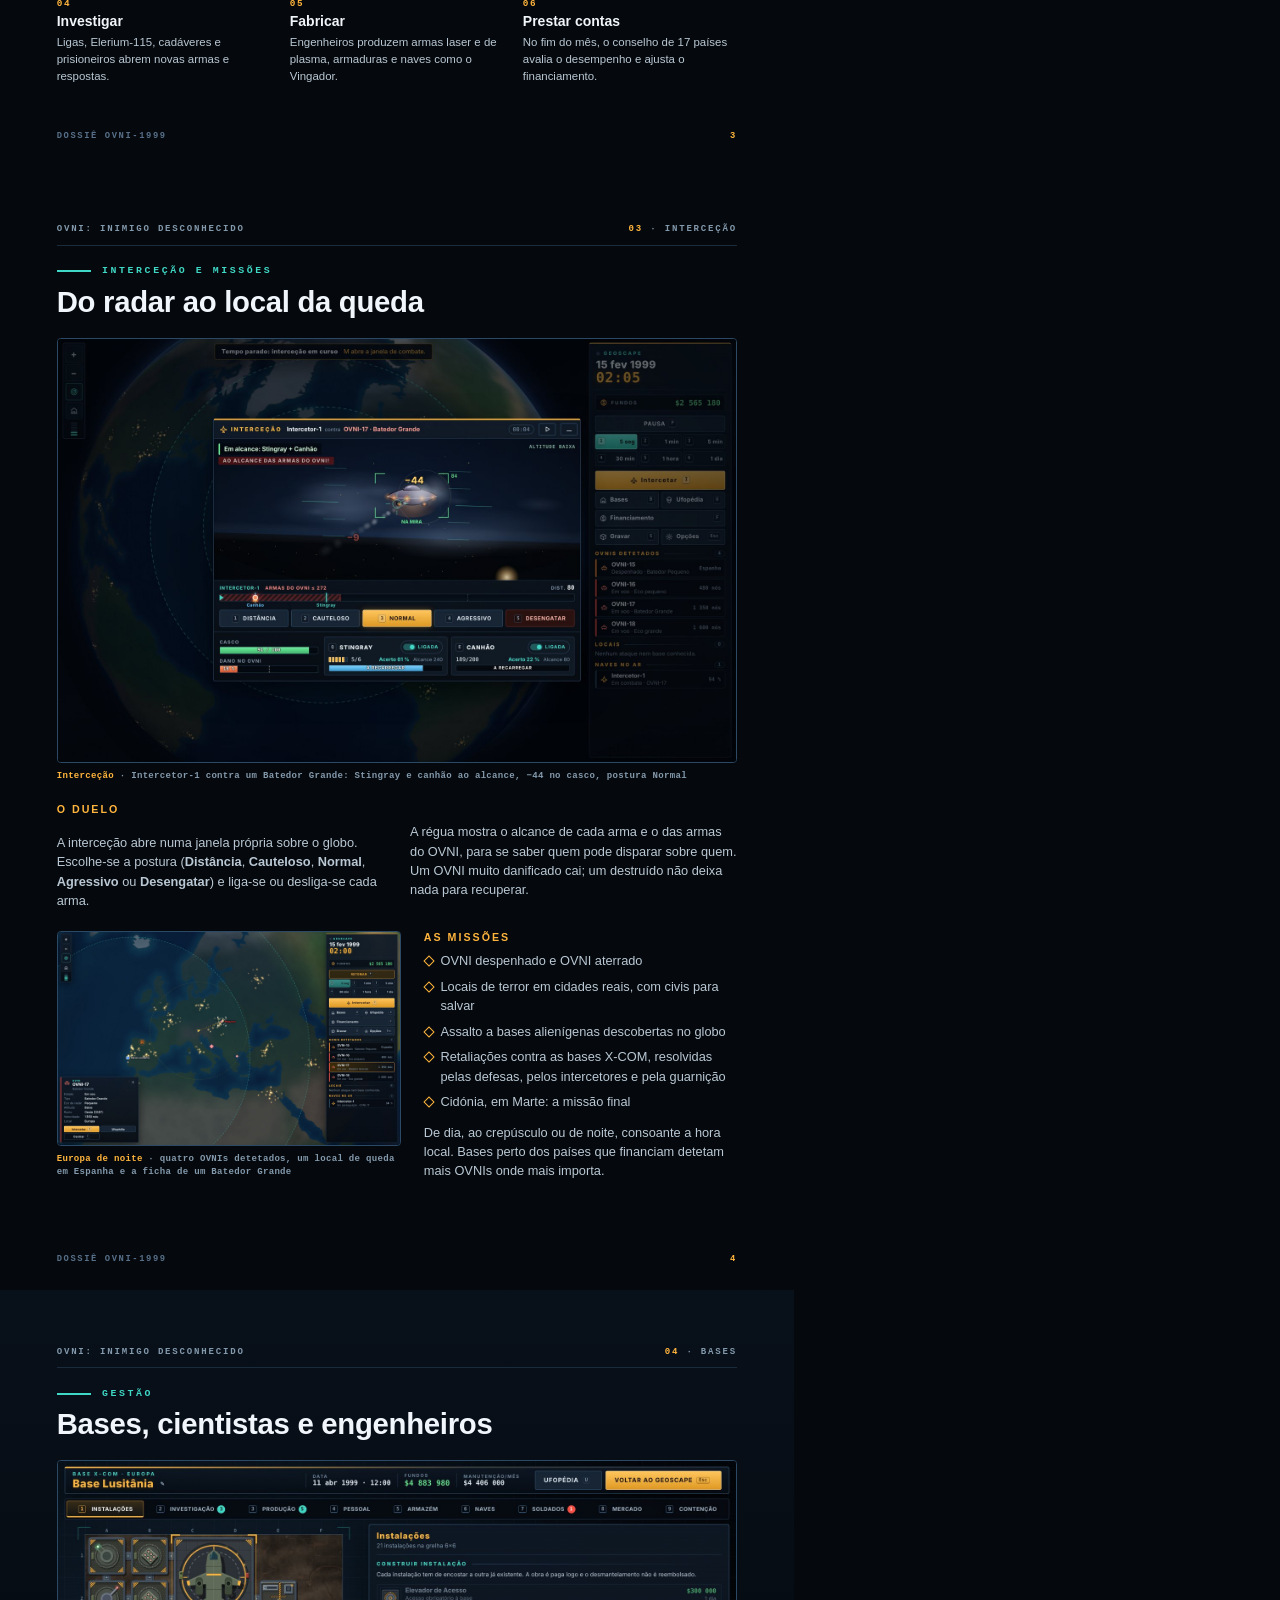
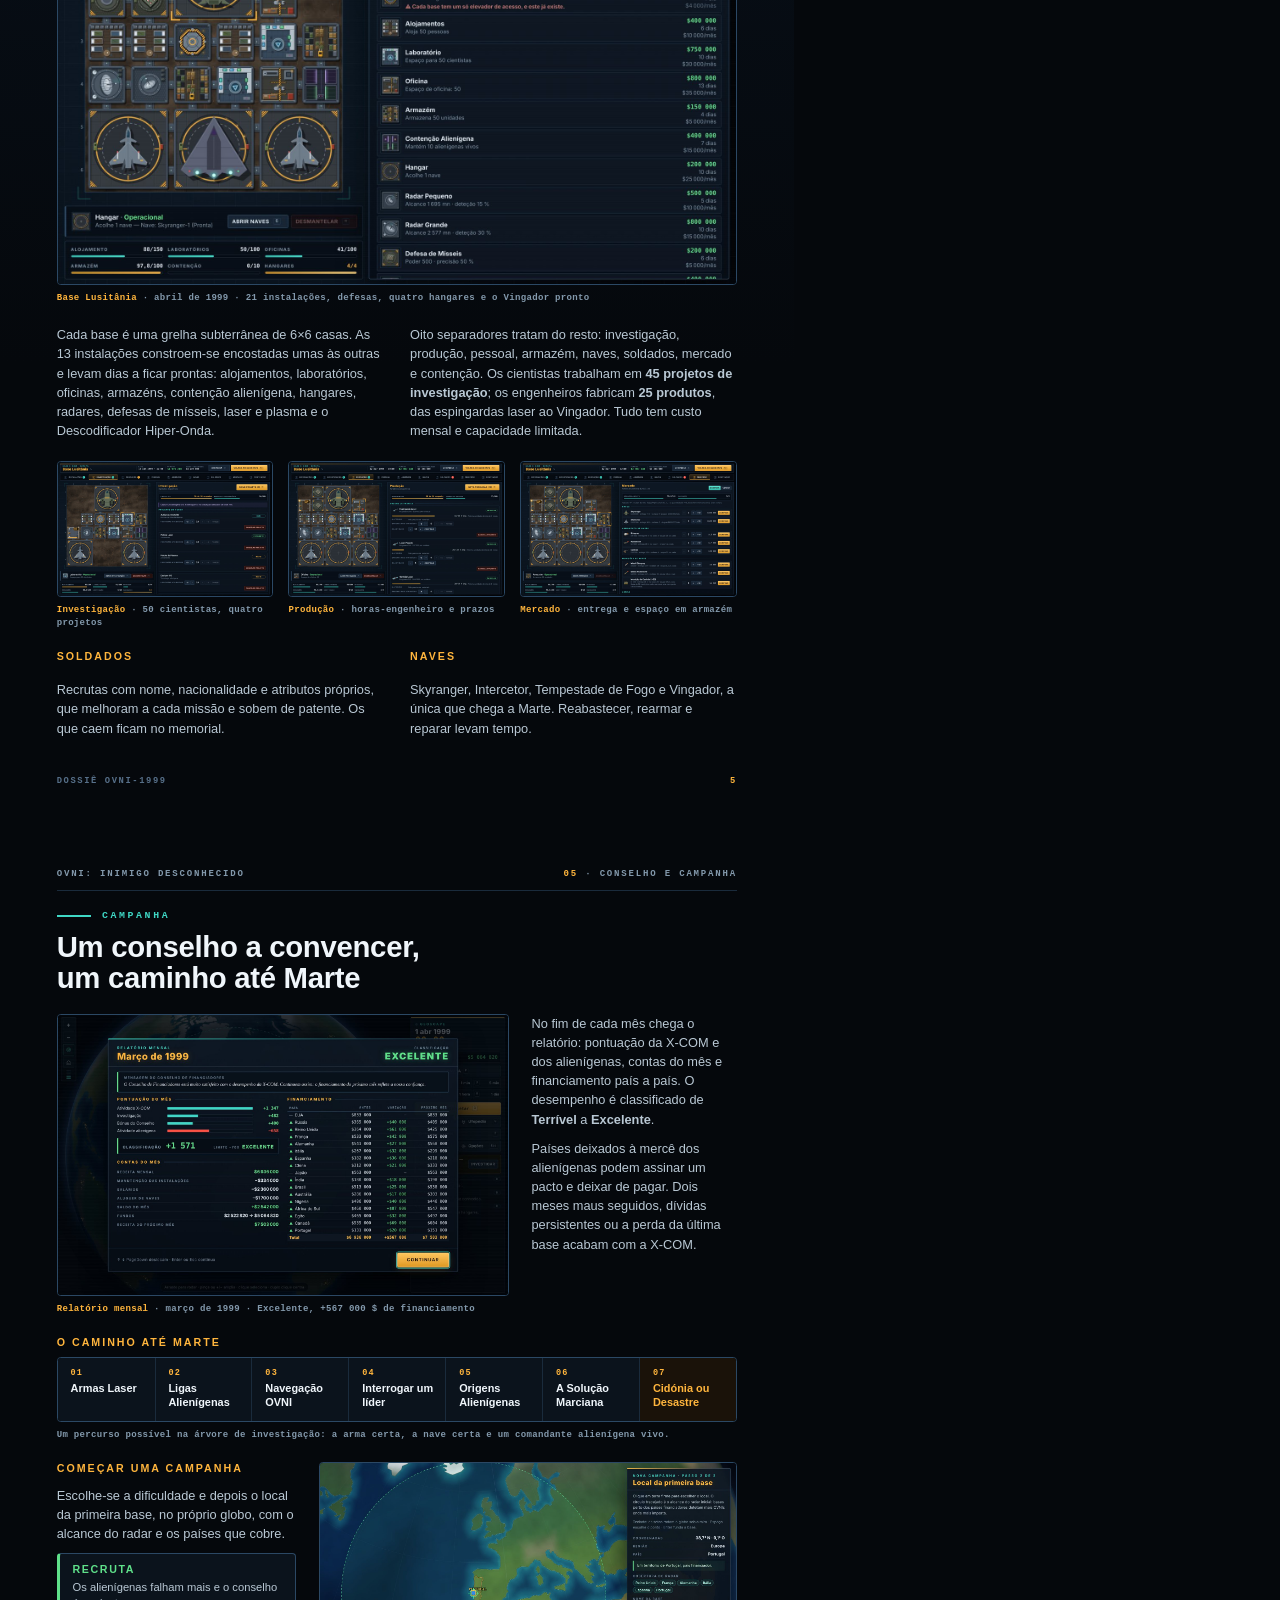
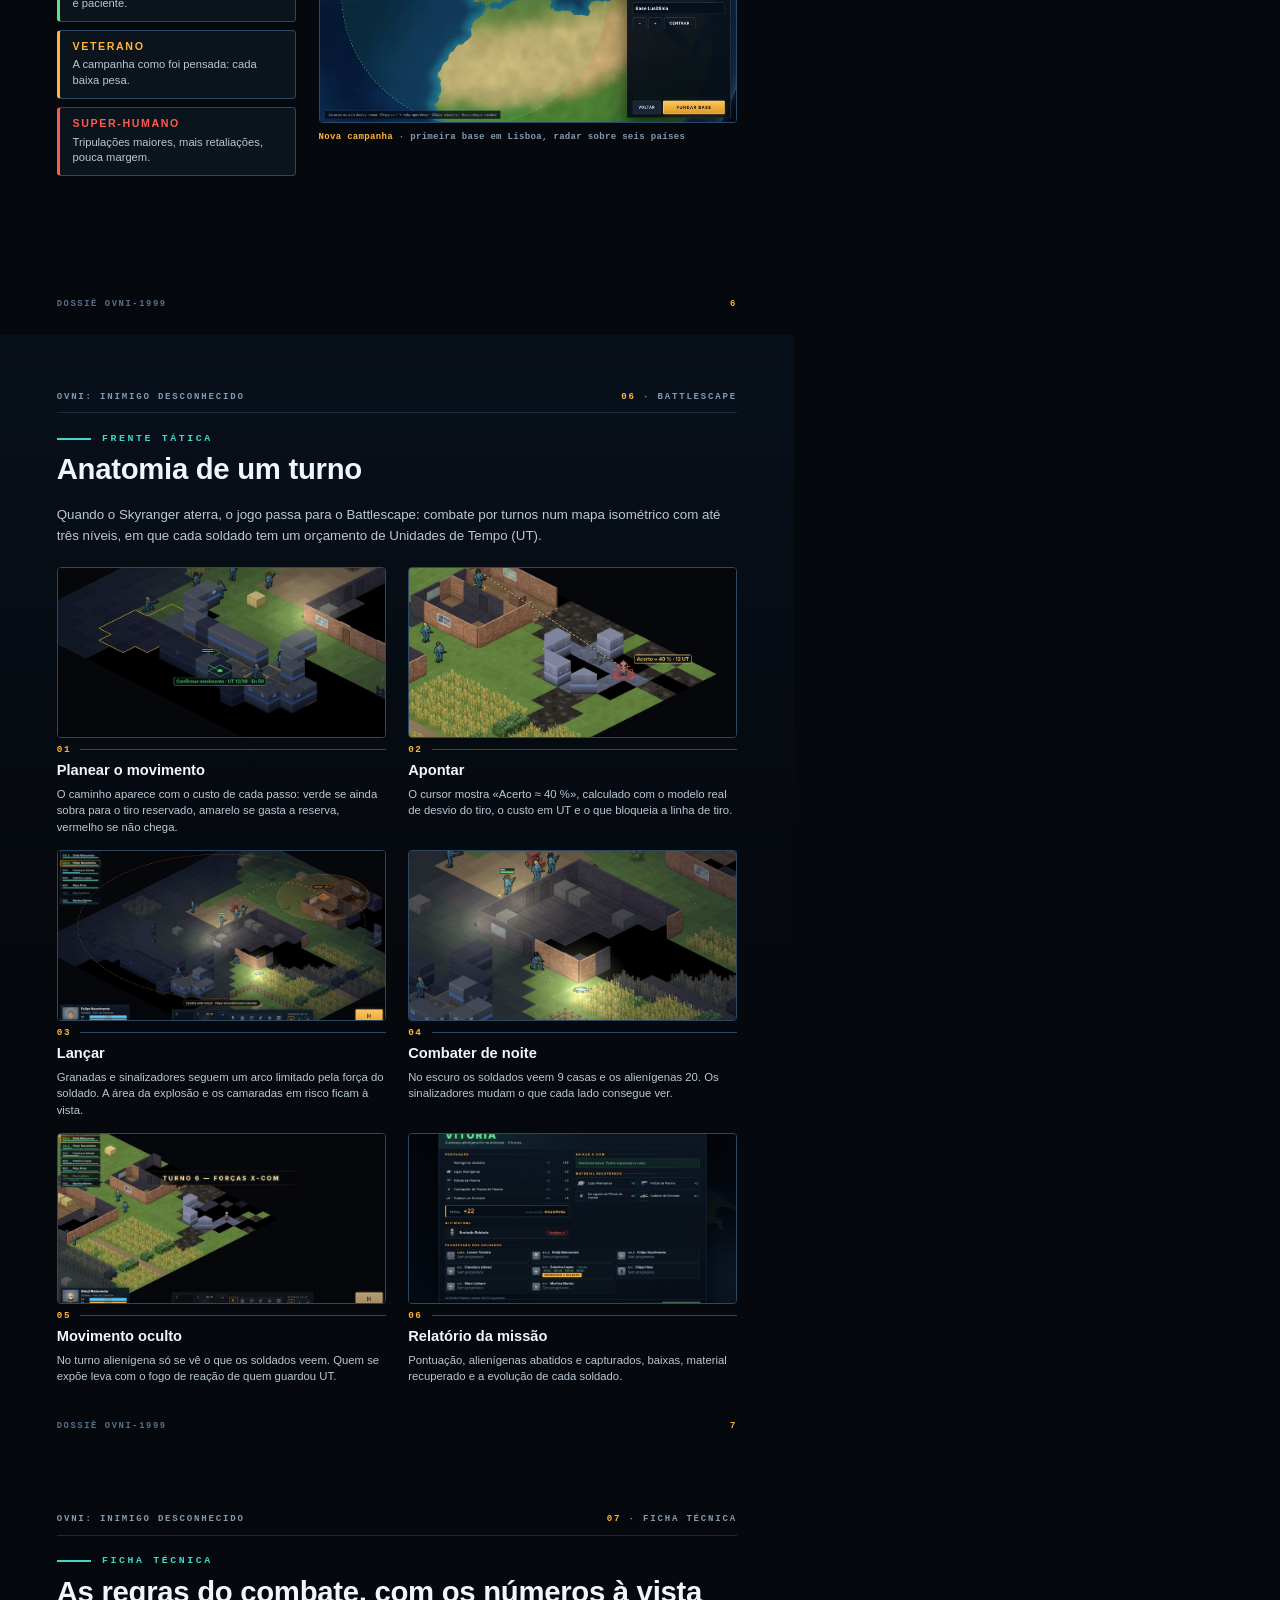
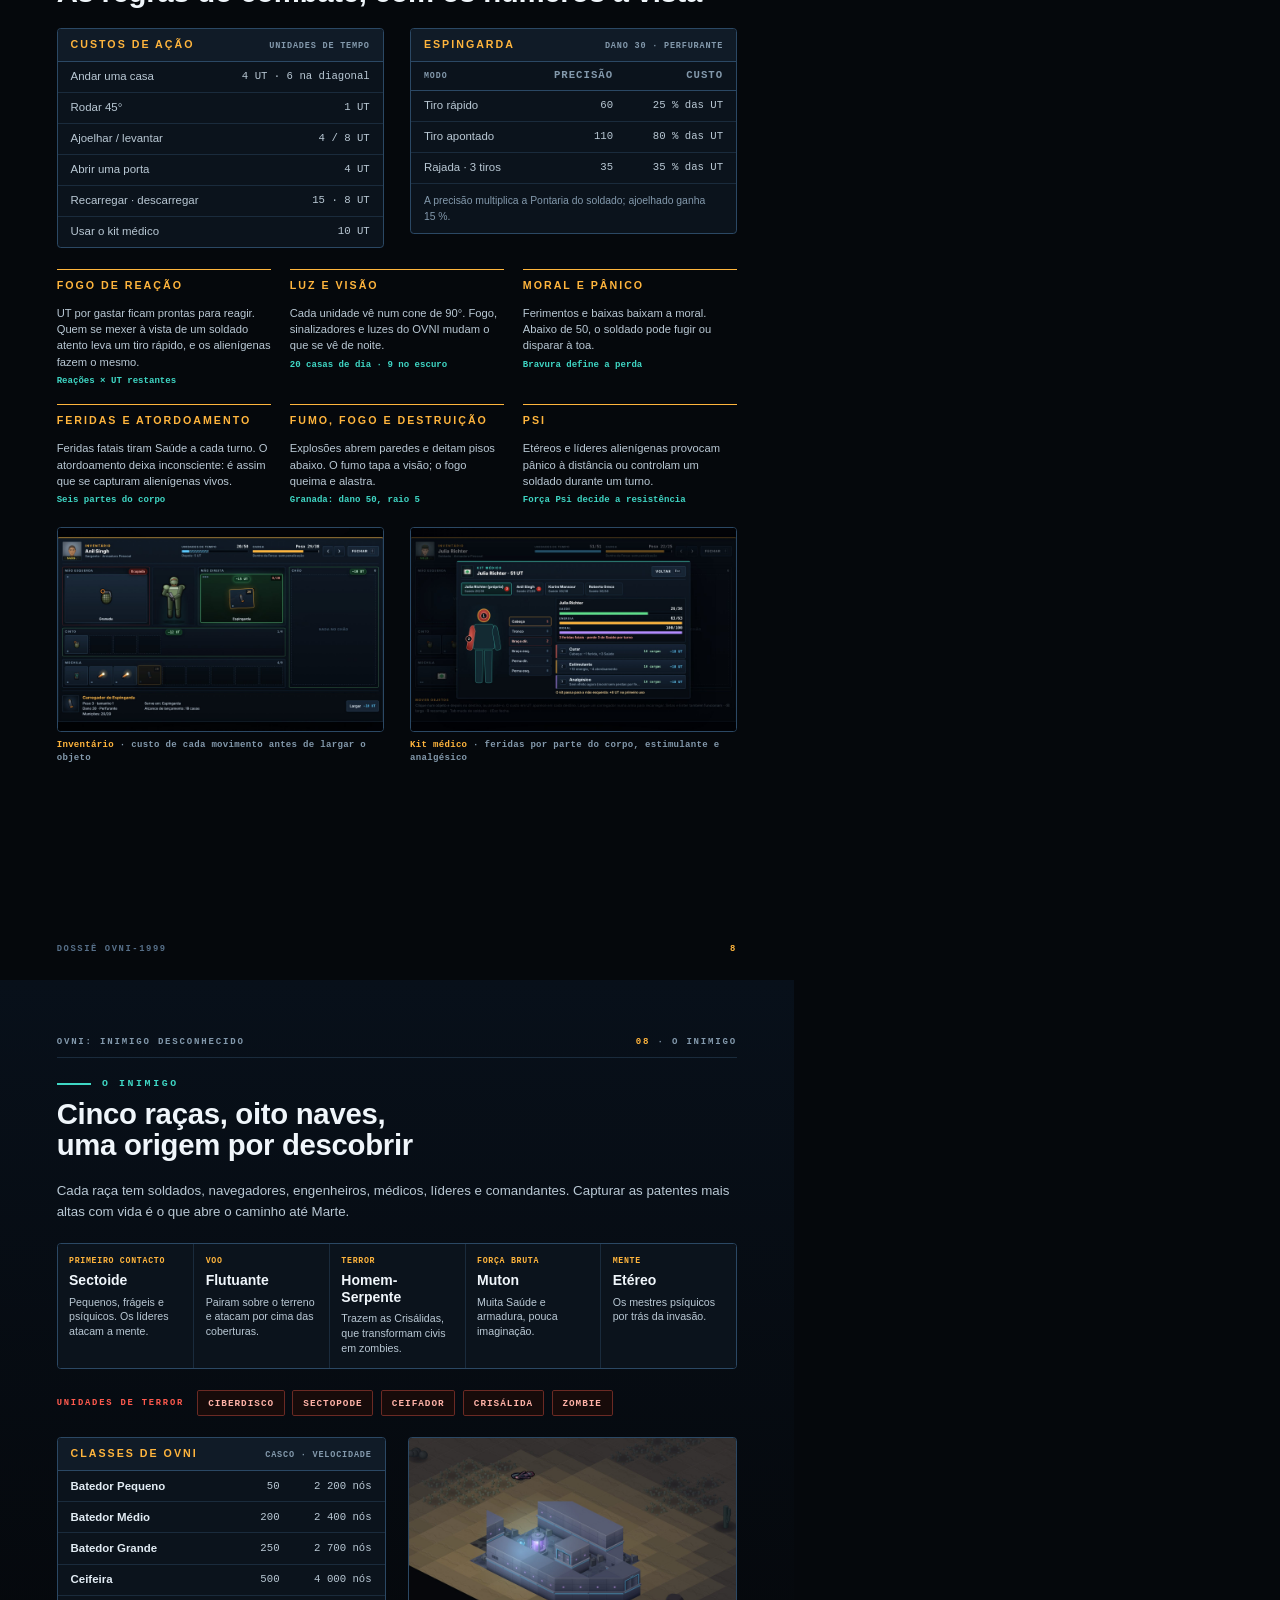
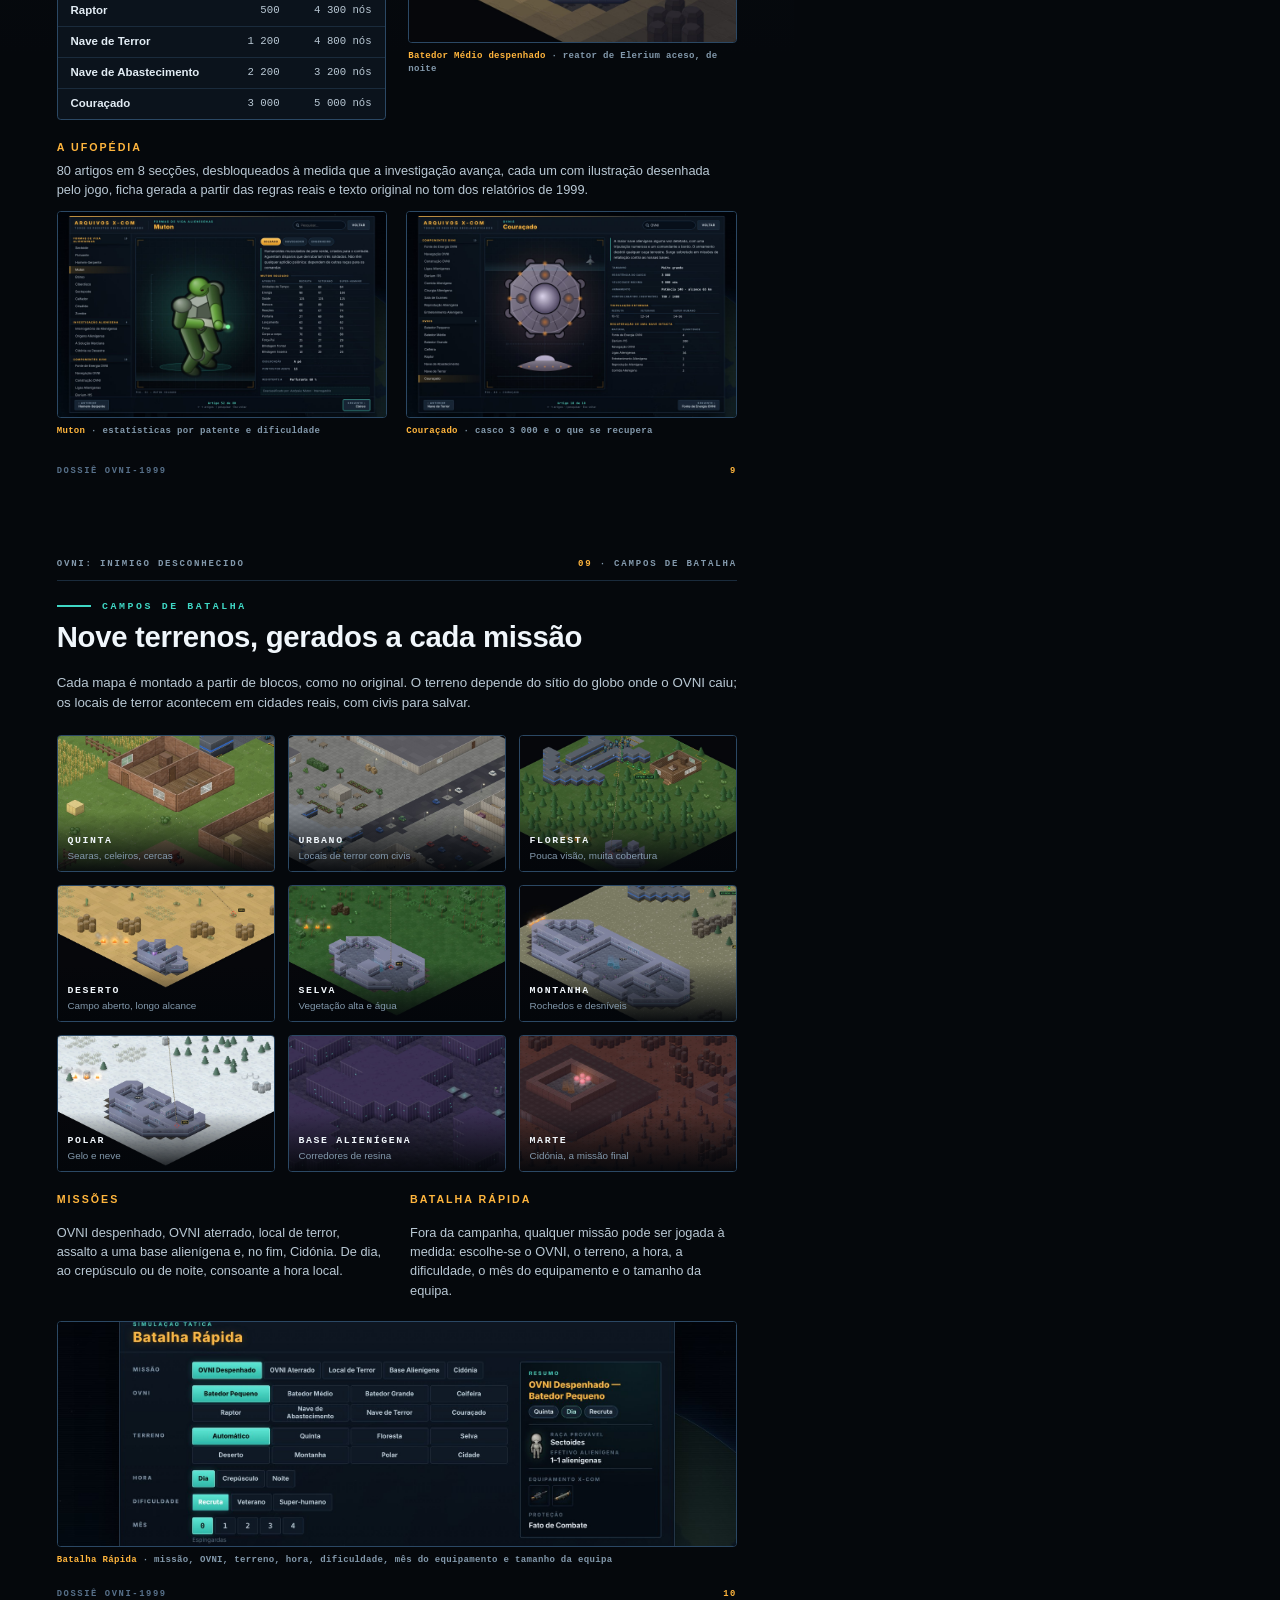
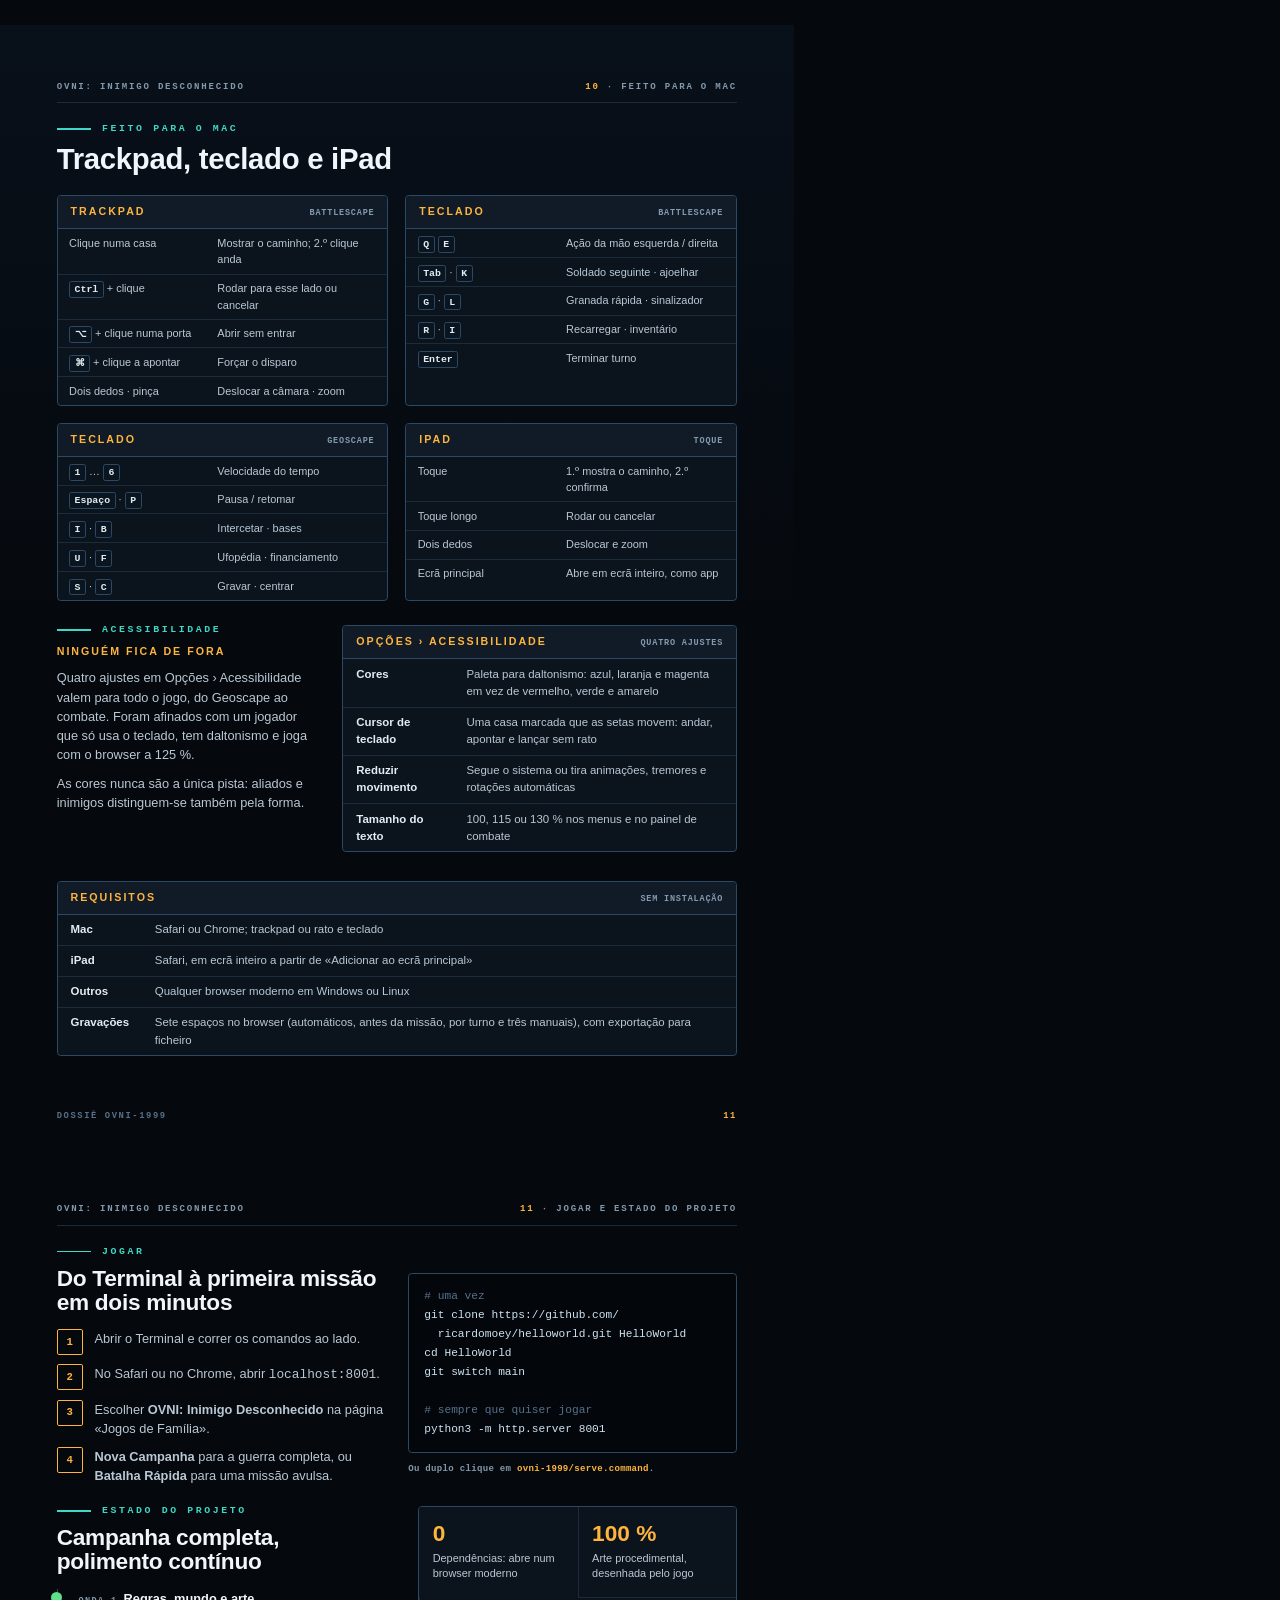
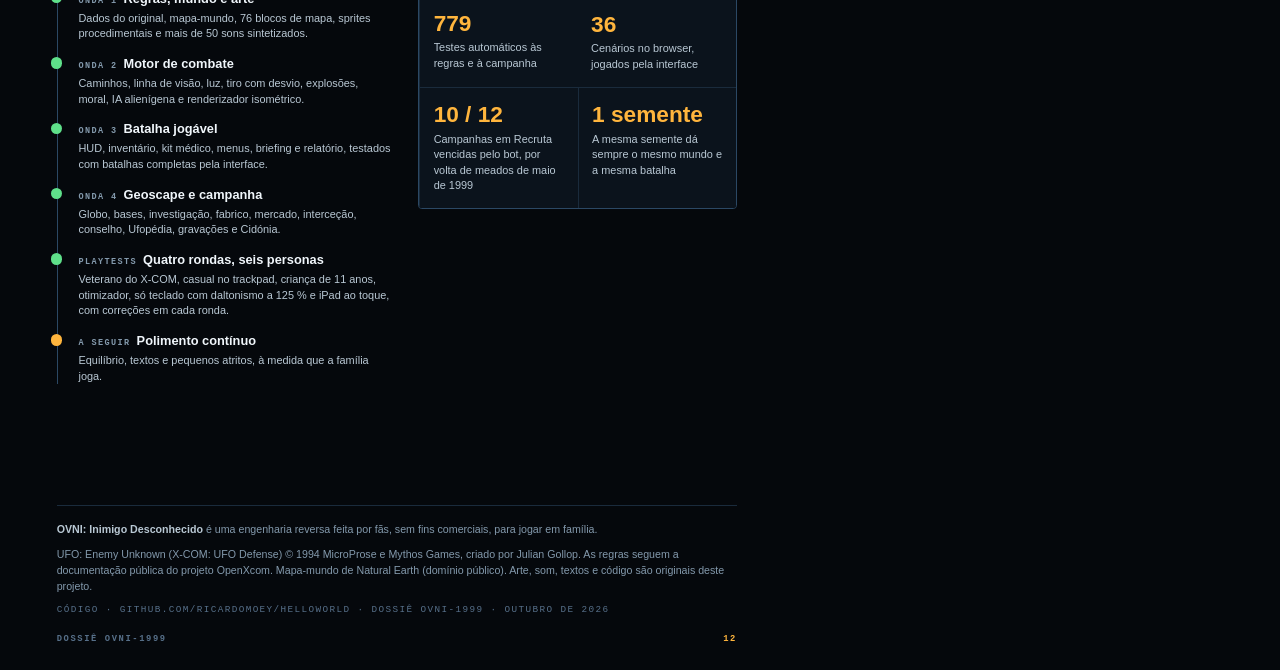
<file: ovni-1999/qa/persona_loop/scratch/press/ovni-dossie-pdf.html>
<!doctype html>
<html lang="pt-PT">
<head>
<meta charset="utf-8">
<title>OVNI: Inimigo Desconhecido — Dossiê</title>
<style>
/* Dossiê impresso: A4 vertical, consola X-COM azul-marinho, títulos âmbar espaçados, dados em mono. */
@page { size: A4; margin: 0; }
:root {
  --bg: #05080c; --bg2: #08101a; --panel: #0b131c; --panel2: #101b27; --line: #1a2b3c; --line2: #2b4864;
  --ink: #e2ecf4; --ink2: #b9c8d4; --muted: #8399ac; --dim: #57708a;
  --amber: #ffb53d; --amber-deep: #e0901f; --teal: #3fd7c5; --cyan: #58c8ff; --red: #ff5a4e; --green: #5fe08a; --violet: #b48cff;
  --sans: "Inter", -apple-system, "Helvetica Neue", Arial, sans-serif;
  --display: "Inter Display", "Inter", -apple-system, Arial, sans-serif;
  --mono: "JetBrains Mono", "SF Mono", Menlo, monospace;
}
* { box-sizing: border-box; -webkit-print-color-adjust: exact; print-color-adjust: exact; }
html, body { margin: 0; padding: 0; background: var(--bg); color: var(--ink); font: 400 9.6pt/1.5 var(--sans); }
img { display: block; max-width: 100%; }
p { margin: 0; }

.page { position: relative; width: 210mm; height: 297mm; overflow: hidden; page-break-after: always; break-after: page; background: var(--bg); padding: 15mm 15mm 14mm; display: flex; flex-direction: column; gap: 5.5mm; }
.page:last-child { page-break-after: auto; break-after: auto; }
.page.alt { background: linear-gradient(180deg, var(--bg2), var(--bg) 60%); }
.folio { position: absolute; left: 15mm; right: 15mm; bottom: 7mm; display: flex; justify-content: space-between; font: 600 6.6pt/1 var(--mono); letter-spacing: 1.6px; text-transform: uppercase; color: var(--dim); }
.folio b { color: var(--amber); font-weight: 700; }
.runner { display: flex; justify-content: space-between; align-items: center; font: 600 6.8pt/1 var(--mono); letter-spacing: 1.8px; text-transform: uppercase; color: var(--muted); padding-bottom: 3mm; border-bottom: 0.3mm solid var(--line); }
.runner b { color: var(--amber); }

.eyebrow { font: 700 7.4pt/1 var(--mono); letter-spacing: 2.6px; text-transform: uppercase; color: var(--teal); display: flex; align-items: center; gap: 3mm; margin: 0 0 2.5mm; }
.eyebrow::before { content: ""; width: 9mm; height: 0.5mm; background: var(--teal); }
h2 { font: 800 22pt/1.06 var(--display); letter-spacing: -0.3px; margin: 0; color: #f0f6fb; }
h3 { font: 800 8pt/1.3 var(--sans); letter-spacing: 2px; text-transform: uppercase; color: var(--amber); margin: 0 0 1.8mm; }
h4 { font: 800 11pt/1.25 var(--display); color: #f0f6fb; margin: 0; }
.lead { font-size: 11pt; line-height: 1.55; color: var(--ink2); }
.prose { display: grid; gap: 2.6mm; color: var(--ink2); }
.mono { font-family: var(--mono); }
kbd { font: 600 7.4pt/1 var(--mono); color: var(--ink); background: #0a1520; border: 0.25mm solid var(--line2); border-bottom-width: 0.5mm; border-radius: 0.6mm; padding: 0.5mm 1.2mm; white-space: nowrap; }

.shot { border: 0.3mm solid var(--line2); border-radius: 1mm; overflow: hidden; background: #000; }
.shot img { width: 100%; height: 100%; object-fit: cover; }
.cap { font: 600 6.8pt/1.45 var(--mono); color: var(--muted); letter-spacing: 0.3px; margin-top: 1.6mm; }
.cap b { color: var(--amber); }

.cols2 { display: grid; grid-template-columns: 1fr 1fr; gap: 7mm; }
.ticks { list-style: none; margin: 0; padding: 0; display: grid; gap: 1.7mm; }
.ticks li { position: relative; padding-left: 4.4mm; color: var(--ink2); }
.ticks li::before { content: ""; position: absolute; left: 0.4mm; top: 1.6mm; width: 1.6mm; height: 1.6mm; border: 0.45mm solid var(--teal); transform: rotate(45deg); }
.ticks.amber li::before { border-color: var(--amber); }

.facts { display: grid; grid-template-columns: repeat(6, 1fr); border-top: 0.3mm solid var(--line2); border-bottom: 0.3mm solid var(--line2); background: rgba(8, 14, 21, 0.9); }
.facts div { padding: 3.4mm 3mm; border-left: 0.3mm solid var(--line); }
.facts div:first-child { border-left: 0; }
.facts dt { font: 800 19pt/1 var(--display); color: #f0f6fb; }
.facts dd { margin: 1.6mm 0 0; font: 600 6.2pt/1.35 var(--mono); letter-spacing: 0.9px; text-transform: uppercase; color: var(--muted); }
dl { margin: 0; }

.sheet { border: 0.3mm solid var(--line2); background: var(--panel); border-radius: 1mm; overflow: hidden; }
.sheet-h { display: flex; justify-content: space-between; align-items: baseline; gap: 3mm; padding: 2.4mm 3.4mm; border-bottom: 0.3mm solid var(--line2); background: var(--panel2); }
.sheet-h h3 { margin: 0; }
.sheet-h span { font: 600 6.4pt/1.3 var(--mono); color: var(--muted); letter-spacing: 0.8px; text-transform: uppercase; }
table { width: 100%; border-collapse: collapse; font-size: 8.6pt; }
th { text-align: left; font: 700 6.2pt/1.2 var(--mono); letter-spacing: 1px; text-transform: uppercase; color: var(--muted); padding: 2mm 3.4mm; border-bottom: 0.3mm solid var(--line2); }
td { padding: 1.7mm 3.4mm; border-bottom: 0.25mm solid var(--line); color: var(--ink2); vertical-align: top; }
tr:last-child td { border-bottom: 0; }
td.r, th.r { text-align: right; font-family: var(--mono); white-space: nowrap; font-size: 8pt; }
td b { color: var(--ink); }
.note { font-size: 7.8pt; color: var(--muted); line-height: 1.5; padding: 2.4mm 3.4mm; border-top: 0.25mm solid var(--line); }

/* capa */
.cover { padding: 0; }
.cover canvas { position: absolute; inset: 0; width: 100%; height: 100%; }
.cover .inner { position: relative; height: 100%; padding: 15mm 15mm 14mm; display: flex; flex-direction: column; }
.cover .top { display: flex; justify-content: space-between; font: 600 7pt/1 var(--mono); letter-spacing: 2px; text-transform: uppercase; color: var(--muted); }
.cover .top b { color: var(--amber); }
.cover .stamp { color: var(--red); border: 0.3mm solid #6b2a24; padding: 1.4mm 2mm; border-radius: 0.5mm; }
.title-ovni { font: 900 92pt/0.86 var(--display); letter-spacing: 10px; margin: 22mm 0 6mm -1mm; background: linear-gradient(180deg, #ffe7b0 0%, #ffc65e 38%, #e8941f 72%, #b86a10 100%); -webkit-background-clip: text; background-clip: text; color: transparent; filter: drop-shadow(0 0 7mm rgba(255, 170, 50, 0.25)); }
.title-sub { font: 800 18pt/1.2 var(--display); letter-spacing: 8px; color: #f0f6fb; text-transform: uppercase; margin: 0 0 4mm; }
.title-line { font: 700 8pt/1 var(--mono); letter-spacing: 3.6px; color: var(--teal); display: flex; align-items: center; gap: 3.5mm; text-transform: uppercase; margin: 0 0 9mm; }
.title-line::before { content: ""; width: 11mm; height: 0.5mm; background: var(--teal); }
.cover .lead { max-width: 128mm; font-size: 11.5pt; }
.cover .monitor { margin-top: auto; border: 0.35mm solid var(--line2); border-radius: 1.5mm; padding: 1.4mm; background: #000; box-shadow: 0 6mm 18mm rgba(0, 0, 0, 0.7); }
.cover .monitor img { border-radius: 0.8mm; }
.cover .tags { display: flex; gap: 2.2mm; margin-top: 6mm; flex-wrap: wrap; }
.tag { font: 700 7pt/1 var(--mono); letter-spacing: 1px; text-transform: uppercase; padding: 2mm 2.6mm; border-radius: 0.5mm; border: 0.3mm solid var(--line2); color: var(--ink2); background: rgba(10, 20, 30, 0.75); display: inline-flex; align-items: center; gap: 1.8mm; }
.tag i { width: 1.6mm; height: 1.6mm; border-radius: 50%; background: var(--amber); }

/* geoscape */
.loop { display: grid; grid-template-columns: repeat(3, 1fr); gap: 4mm 5mm; }
.loop div { border-top: 0.5mm solid var(--amber); padding-top: 2.4mm; display: grid; gap: 1.2mm; align-content: start; }
.loop .n { font: 700 7pt/1 var(--mono); letter-spacing: 1.6px; color: var(--amber); }
.loop b { font: 800 10.5pt/1.2 var(--display); color: #f0f6fb; }
.loop p { font-size: 8.6pt; color: var(--ink2); line-height: 1.45; }

/* turno */
.steps { display: grid; grid-template-columns: 1fr 1fr; gap: 4mm 6mm; }
.step { display: grid; gap: 1.8mm; align-content: start; }
.step .shot { aspect-ratio: 16 / 8.8; }
.step .n { font: 700 7pt/1 var(--mono); letter-spacing: 1.6px; color: var(--amber); display: flex; align-items: center; gap: 2.4mm; }
.step .n::after { content: ""; flex: 1; height: 0.25mm; background: var(--line2); }
.step p { font-size: 8.5pt; color: var(--ink2); line-height: 1.45; }

.rules { display: grid; grid-template-columns: repeat(3, 1fr); gap: 4.5mm 5mm; }
.rule { border-top: 0.45mm solid var(--amber); padding-top: 2.4mm; display: grid; gap: 1.4mm; align-content: start; }
.rule p { font-size: 8.4pt; color: var(--ink2); line-height: 1.45; }
.rule .fig { font: 700 6.8pt/1.35 var(--mono); color: var(--teal); }

.races { display: grid; grid-template-columns: repeat(5, 1fr); border: 0.3mm solid var(--line2); border-radius: 1mm; overflow: hidden; }
.race { padding: 3.2mm 3mm; border-left: 0.3mm solid var(--line); background: var(--panel); display: grid; gap: 1.4mm; align-content: start; }
.race:first-child { border-left: 0; }
.race span { font: 700 6.2pt/1.3 var(--mono); color: var(--amber); letter-spacing: 0.7px; text-transform: uppercase; }
.race b { font: 800 10.5pt/1.2 var(--display); color: #f0f6fb; }
.race p { font-size: 8pt; color: var(--ink2); line-height: 1.4; }
.chips { display: flex; flex-wrap: wrap; gap: 2mm; align-items: center; }
.chips .lbl { font: 700 6.6pt/1 var(--mono); letter-spacing: 1.8px; color: var(--red); text-transform: uppercase; margin-right: 1.5mm; }
.chips .tag { color: #ffb3a8; border-color: #6b2a24; background: #170b0a; }

.terrains { display: grid; grid-template-columns: repeat(3, 1fr); gap: 3.4mm; }
.terrains figure { margin: 0; position: relative; border: 0.3mm solid var(--line2); border-radius: 1mm; overflow: hidden; background: #000; }
.terrains img { width: 100%; aspect-ratio: 16 / 10; object-fit: cover; }
.terrains figcaption { position: absolute; left: 0; right: 0; bottom: 0; padding: 6mm 2.6mm 2.2mm; background: linear-gradient(transparent, rgba(3, 6, 10, 0.93)); font: 700 7.4pt/1.2 var(--mono); letter-spacing: 1.6px; text-transform: uppercase; color: #f0f6fb; }
.terrains figcaption small { display: block; margin-top: 0.8mm; font: 500 7.4pt/1.3 var(--sans); letter-spacing: 0; text-transform: none; color: var(--muted); }

.controls { display: grid; grid-template-columns: 1fr 1fr; gap: 4.5mm; }
.controls td { font-size: 8.2pt; padding: 1.5mm 3mm; }
.controls td:first-child { width: 45%; }

.howto { list-style: none; margin: 0; padding: 0; display: grid; gap: 2.4mm; counter-reset: h; }
.howto li { display: grid; grid-template-columns: 7mm 1fr; gap: 3mm; align-items: start; counter-increment: h; color: var(--ink2); }
.howto li::before { content: counter(h); width: 6.4mm; height: 6.4mm; display: grid; place-items: center; border: 0.3mm solid var(--amber); color: var(--amber); font: 800 8pt/1 var(--mono); border-radius: 0.5mm; }
.code { border: 0.3mm solid var(--line2); background: #03070b; border-radius: 1mm; padding: 3.4mm 4mm; font: 500 8.4pt/1.7 var(--mono); color: #cfe3f2; white-space: pre; }
.code .c { color: var(--dim); }

.path { display: grid; grid-template-columns: repeat(7, 1fr); gap: 0; border: 0.3mm solid var(--line2); border-radius: 1mm; overflow: hidden; }
.path div { position: relative; padding: 3mm 2.4mm 3mm 3.4mm; background: var(--panel); border-left: 0.3mm solid var(--line); display: grid; gap: 1.2mm; align-content: start; }
.path div:first-child { border-left: 0; }
.path .n { font: 700 6.4pt/1 var(--mono); letter-spacing: 1.2px; color: var(--amber); }
.path b { font: 700 8.2pt/1.25 var(--sans); color: #f0f6fb; }
.path div:last-child { background: #1a1209; }
.path div:last-child b { color: var(--amber); }
.metrics { display: grid; grid-template-columns: repeat(3, 1fr); border: 0.3mm solid var(--line2); border-radius: 1mm; overflow: hidden; }
.metrics div { padding: 4mm 3.6mm; background: var(--panel); border-left: 0.3mm solid var(--line); border-top: 0.3mm solid var(--line); }
.metrics div:nth-child(3n+1) { border-left: 0; }
.metrics div:nth-child(-n+3) { border-top: 0; }
.metrics dt { font: 800 17pt/1 var(--display); color: var(--amber); }
.metrics dd { margin: 1.6mm 0 0; font-size: 8.2pt; color: var(--ink2); line-height: 1.4; }

.step .shot { aspect-ratio: 16 / 8.3; }
/* nada encolhe: o que não cabe aparece no contentBottom */
.page > * { flex-shrink: 0; }
/* estratégia */
.gal3 { display: grid; grid-template-columns: repeat(3, 1fr); gap: 4mm; }
.gal3 .shot, .gal2 .shot { aspect-ratio: 16 / 10; }
.gal2 { display: grid; grid-template-columns: 1fr 1fr; gap: 5mm; }
.diffs { display: grid; gap: 2.2mm; }
.diff { border: 0.3mm solid var(--line2); border-left: 0.8mm solid var(--green); background: var(--panel); border-radius: 1mm; padding: 2.4mm 3.4mm; display: grid; grid-template-columns: 1fr; gap: 1.2mm; align-items: baseline; }
.diff.v { border-left-color: var(--amber); } .diff.s { border-left-color: var(--red); }
.diff b { font: 800 8pt/1.2 var(--sans); letter-spacing: 1.6px; text-transform: uppercase; color: var(--green); }
.diff.v b { color: var(--amber); } .diff.s b { color: var(--red); }
.diff p { font-size: 8.4pt; color: var(--ink2); line-height: 1.4; }
.timeline { list-style: none; margin: 0; padding: 0; border-left: 0.5mm solid var(--line2); display: grid; gap: 3.2mm; }
.timeline li { position: relative; padding-left: 5.5mm; display: grid; gap: 0.8mm; }
.timeline li::before { content: ""; position: absolute; left: -1.75mm; top: 0.9mm; width: 3mm; height: 3mm; border-radius: 50%; background: var(--green); }
.timeline li.now::before { background: var(--amber); }
.timeline .w { font: 700 6.4pt/1 var(--mono); letter-spacing: 1.4px; color: var(--muted); text-transform: uppercase; margin-right: 1.6mm; }
.timeline b { font: 800 9.6pt/1.3 var(--display); color: #f0f6fb; }
.timeline p { font-size: 8.2pt; color: var(--ink2); line-height: 1.42; }
</style>
</head>
<body>

<!-- 1 · Capa -->
<section class="page cover">
  <canvas id="sky"></canvas>
  <div class="inner">
    <div class="top"><span>X-COM · Dossiê <b>OVNI-1999</b></span><span class="stamp">Confidencial · Conselho</span></div>
    <div class="title-ovni">OVNI</div>
    <div class="title-sub">Inimigo Desconhecido</div>
    <div class="title-line">Defesa da Terra — 1999</div>
    <p class="lead">Estratégia em tempo real e combate tático por turnos contra uma invasão alienígena. A engenharia reversa de <b>UFO: Enemy Unknown</b> (1994), reconstruída de raiz para o browser e pensada para o Mac e o iPad.</p>
    <div class="tags">
      <span class="tag"><i></i>1 jogador</span>
      <span class="tag"><i></i>Campanha completa · 2 a 4 horas</span>
      <span class="tag"><i></i>Mac · iPad · browser</span>
      <span class="tag"><i></i>Português europeu</span>
    </div>
    <div class="monitor"><img src="img/hero.jpg" alt=""></div>
    <div class="cap" style="margin-top:2.4mm"><b>Battlescape</b> · OVNI despenhado, turno 6 · «Acerto ≈ 40 % · 12 UT»</div>
  </div>
</section>

<!-- 2 · O jogo -->
<section class="page">
  <div class="runner"><span>OVNI: Inimigo Desconhecido</span><span><b>01</b> · O jogo</span></div>
  <div>
    <p class="eyebrow">O jogo</p>
    <h2>Um clássico de 1994,<br>desmontado peça a peça</h2>
  </div>
  <div class="cols2">
    <div class="prose">
      <p>Em 1999 os OVNIs deixam de ser rumores. Dezassete países (os 16 do original e Portugal) financiam uma força secreta, a X-COM, para descobrir quem são os invasores, de onde vêm e como travá-los.</p>
      <p>O jogador comanda essa força de janeiro de 1999 até à missão final em Marte, em duas frentes que se alimentam uma à outra: no <b>Geoscape</b>, o globo em tempo real, deteta e abate OVNIs, gere bases e investiga a tecnologia inimiga; no <b>Battlescape</b>, leva a equipa ao terreno em combates táticos por turnos.</p>
    </div>
    <div class="prose">
      <p>Estudámos as regras do original e a documentação do projeto OpenXcom: fórmulas de precisão, unidades de tempo, fogo de reação, moral, luz e linha de visão, estatísticas de armas e alienígenas, financiamento e calendário das invasões.</p>
      <p>Depois reconstruímos tudo em JavaScript, sem dependências, com arte procedimental desenhada pelo próprio jogo e som sintetizado pelo browser. Joga-se como o X-COM de que nos lembramos, com a clareza que hoje esperamos de um jogo.</p>
    </div>
  </div>
  <dl class="facts">
    <div><dt>8</dt><dd>Classes de OVNI</dd></div>
    <div><dt>28</dt><dd>Tipos de alienígena</dd></div>
    <div><dt>9</dt><dd>Terrenos de combate</dd></div>
    <div><dt>78</dt><dd>Armas e objetos</dd></div>
    <div><dt>45</dt><dd>Projetos de investigação</dd></div>
    <div><dt>80</dt><dd>Artigos na Ufopédia</dd></div>
  </dl>
  <div class="cols2">
    <div>
      <h3>Fiel ao original</h3>
      <ul class="ticks amber">
        <li>Unidades de Tempo e fogo de reação com as fórmulas de 1994</li>
        <li>Desvio real do tiro e armadura por face: frente, lado, trás e baixo</li>
        <li>Moral, pânico, feridas fatais e atordoamento</li>
        <li>Noite, sinalizadores, fumo, fogo e terreno destrutível</li>
        <li>As cinco raças, os oito OVNIs e a árvore de investigação</li>
        <li>Financiamento mensal país a país e pactos com os alienígenas</li>
      </ul>
    </div>
    <div>
      <h3>Pensado para hoje</h3>
      <ul class="ticks">
        <li>Caminho com o custo em UT antes de andar</li>
        <li>Probabilidade de acerto no cursor</li>
        <li>Área da explosão e risco para camaradas antes de lançar</li>
        <li>Trackpad, teclado e toque no iPad</li>
        <li>Campanha pensada para 2 a 4 horas</li>
        <li>Tudo em português europeu, com gravação automática</li>
      </ul>
    </div>
  </div>
  <div>
    <div class="shot" style="height:58mm"><img src="img/menu.jpg" alt="" style="object-position: 50% 66%"></div>
    <div class="cap"><b>Menu principal</b> · Nova Campanha, Batalha Rápida, Ufopédia, Opções e «Como Jogar»</div>
  </div>
  <div class="folio"><span>Dossiê OVNI-1999</span><span><b>2</b></span></div>
</section>

<!-- 3 · Geoscape -->
<section class="page alt">
  <div class="runner"><span>OVNI: Inimigo Desconhecido</span><span><b>02</b> · Geoscape</span></div>
  <div>
    <p class="eyebrow">Frente estratégica</p>
    <h2>O Geoscape: o planeta inteiro num ecrã</h2>
  </div>
  <div>
    <div class="shot" style="aspect-ratio: 16 / 10"><img src="img/geo-globo.jpg" alt=""></div>
    <div class="cap"><b>Geoscape</b> · 1 abr 1999, 15:00 · Intercetor-1 em perseguição do OVNI-51, três contactos no radar e a noite a cair sobre a Ásia</div>
  </div>
  <div class="cols2">
    <div class="prose">
      <p>O globo roda com dois dedos no trackpad e aproxima-se com uma pinça, do planeta inteiro ao nível das cidades. O dia e a noite percorrem o globo hora a hora.</p>
      <p>O tempo corre em seis velocidades, de 5 segundos a 1 dia, e para sozinho quando algo exige uma decisão: um OVNI detetado, um local de terror, um projeto concluído, o relatório do mês.</p>
    </div>
    <div class="prose">
      <p>Os radares das bases varrem o céu a cada meia hora. Quando um OVNI aparece, a decisão é do jogador: mandar um Intercetor, esperar que aterre, ou deixá-lo ir.</p>
      <p>Um OVNI abatido sobre terra ou perto da costa deixa um local de queda para o Skyranger. Em alto mar, perde-se.</p>
    </div>
  </div>
  <div>
    <h3>O ciclo da campanha</h3>
    <div class="loop">
      <div><span class="n">01</span><b>Detetar</b><p>Radares, Descodificador Hiper-Onda e patrulhas encontram OVNIs, locais de terror e bases alienígenas.</p></div>
      <div><span class="n">02</span><b>Intercetar</b><p>Stingray, Avalanche, canhões, lasers e plasma contra naves com até 3 000 pontos de casco.</p></div>
      <div><span class="n">03</span><b>Recuperar</b><p>O Skyranger leva até 10 soldados ao local da queda, da aterragem ou do ataque.</p></div>
      <div><span class="n">04</span><b>Investigar</b><p>Ligas, Elerium-115, cadáveres e prisioneiros abrem novas armas e respostas.</p></div>
      <div><span class="n">05</span><b>Fabricar</b><p>Engenheiros produzem armas laser e de plasma, armaduras e naves como o Vingador.</p></div>
      <div><span class="n">06</span><b>Prestar contas</b><p>No fim do mês, o conselho de 17 países avalia o desempenho e ajusta o financiamento.</p></div>
    </div>
  </div>
  <div class="folio"><span>Dossiê OVNI-1999</span><span><b>3</b></span></div>
</section>

<!-- 4 · Interceção -->
<section class="page">
  <div class="runner"><span>OVNI: Inimigo Desconhecido</span><span><b>03</b> · Interceção</span></div>
  <div>
    <p class="eyebrow">Interceção e missões</p>
    <h2>Do radar ao local da queda</h2>
  </div>
  <div>
    <div class="shot" style="aspect-ratio: 16 / 10"><img src="img/intercecao.jpg" alt=""></div>
    <div class="cap"><b>Interceção</b> · Intercetor-1 contra um Batedor Grande: Stingray e canhão ao alcance, −44 no casco, postura Normal</div>
  </div>
  <div class="cols2" style="align-items:start">
    <div class="prose">
      <h3>O duelo</h3>
      <p>A interceção abre numa janela própria sobre o globo. Escolhe-se a postura (<b>Distância</b>, <b>Cauteloso</b>, <b>Normal</b>, <b>Agressivo</b> ou <b>Desengatar</b>) e liga-se ou desliga-se cada arma.</p>
    </div>
    <div class="prose" style="padding-top:5.2mm">
      <p>A régua mostra o alcance de cada arma e o das armas do OVNI, para se saber quem pode disparar sobre quem. Um OVNI muito danificado cai; um destruído não deixa nada para recuperar.</p>
    </div>
  </div>
  <div style="display:grid; grid-template-columns: 1.1fr 1fr; gap: 6mm; align-items: start">
    <div>
      <div class="shot" style="aspect-ratio: 16 / 10"><img src="img/geo-europa.jpg" alt=""></div>
      <div class="cap"><b>Europa de noite</b> · quatro OVNIs detetados, um local de queda em Espanha e a ficha de um Batedor Grande</div>
    </div>
    <div>
      <h3>As missões</h3>
      <ul class="ticks amber">
        <li>OVNI despenhado e OVNI aterrado</li>
        <li>Locais de terror em cidades reais, com civis para salvar</li>
        <li>Assalto a bases alienígenas descobertas no globo</li>
        <li>Retaliações contra as bases X-COM, resolvidas pelas defesas, pelos intercetores e pela guarnição</li>
        <li>Cidónia, em Marte: a missão final</li>
      </ul>
      <p class="prose" style="margin-top:3mm">De dia, ao crepúsculo ou de noite, consoante a hora local. Bases perto dos países que financiam detetam mais OVNIs onde mais importa.</p>
    </div>
  </div>
  <div class="folio"><span>Dossiê OVNI-1999</span><span><b>4</b></span></div>
</section>

<!-- 5 · Bases -->
<section class="page alt">
  <div class="runner"><span>OVNI: Inimigo Desconhecido</span><span><b>04</b> · Bases</span></div>
  <div>
    <p class="eyebrow">Gestão</p>
    <h2>Bases, cientistas e engenheiros</h2>
  </div>
  <div>
    <div class="shot" style="aspect-ratio: 16 / 10"><img src="img/base.jpg" alt=""></div>
    <div class="cap"><b>Base Lusitânia</b> · abril de 1999 · 21 instalações, defesas, quatro hangares e o Vingador pronto</div>
  </div>
  <div class="cols2">
    <div class="prose">
      <p>Cada base é uma grelha subterrânea de 6×6 casas. As 13 instalações constroem-se encostadas umas às outras e levam dias a ficar prontas: alojamentos, laboratórios, oficinas, armazéns, contenção alienígena, hangares, radares, defesas de mísseis, laser e plasma e o Descodificador Hiper-Onda.</p>
    </div>
    <div class="prose">
      <p>Oito separadores tratam do resto: investigação, produção, pessoal, armazém, naves, soldados, mercado e contenção. Os cientistas trabalham em <b>45 projetos de investigação</b>; os engenheiros fabricam <b>25 produtos</b>, das espingardas laser ao Vingador. Tudo tem custo mensal e capacidade limitada.</p>
    </div>
  </div>
  <div class="gal3">
    <div><div class="shot"><img src="img/base-investigacao.jpg" alt=""></div><div class="cap"><b>Investigação</b> · 50 cientistas, quatro projetos</div></div>
    <div><div class="shot"><img src="img/base-fabrico.jpg" alt=""></div><div class="cap"><b>Produção</b> · horas-engenheiro e prazos</div></div>
    <div><div class="shot"><img src="img/base-mercado.jpg" alt=""></div><div class="cap"><b>Mercado</b> · entrega e espaço em armazém</div></div>
  </div>
  <div class="cols2">
    <div class="prose">
      <h3>Soldados</h3>
      <p>Recrutas com nome, nacionalidade e atributos próprios, que melhoram a cada missão e sobem de patente. Os que caem ficam no memorial.</p>
    </div>
    <div class="prose">
      <h3>Naves</h3>
      <p>Skyranger, Intercetor, Tempestade de Fogo e Vingador, a única que chega a Marte. Reabastecer, rearmar e reparar levam tempo.</p>
    </div>
  </div>
  <div class="folio"><span>Dossiê OVNI-1999</span><span><b>5</b></span></div>
</section>

<!-- 6 · Conselho -->
<section class="page">
  <div class="runner"><span>OVNI: Inimigo Desconhecido</span><span><b>05</b> · Conselho e campanha</span></div>
  <div>
    <p class="eyebrow">Campanha</p>
    <h2>Um conselho a convencer,<br>um caminho até Marte</h2>
  </div>
  <div style="display:grid; grid-template-columns: 2.2fr 1fr; gap: 6mm; align-items: start">
    <div>
      <div class="shot" style="aspect-ratio: 16 / 10"><img src="img/relatorio-mensal.jpg" alt=""></div>
      <div class="cap"><b>Relatório mensal</b> · março de 1999 · Excelente, +567 000 $ de financiamento</div>
    </div>
    <div class="prose">
      <p>No fim de cada mês chega o relatório: pontuação da X-COM e dos alienígenas, contas do mês e financiamento país a país. O desempenho é classificado de <b>Terrível</b> a <b>Excelente</b>.</p>
      <p>Países deixados à mercê dos alienígenas podem assinar um pacto e deixar de pagar. Dois meses maus seguidos, dívidas persistentes ou a perda da última base acabam com a X-COM.</p>
    </div>
  </div>
  <div>
    <h3>O caminho até Marte</h3>
    <div class="path">
      <div><span class="n">01</span><b>Armas Laser</b></div>
      <div><span class="n">02</span><b>Ligas Alienígenas</b></div>
      <div><span class="n">03</span><b>Navegação OVNI</b></div>
      <div><span class="n">04</span><b>Interrogar um líder</b></div>
      <div><span class="n">05</span><b>Origens Alienígenas</b></div>
      <div><span class="n">06</span><b>A Solução Marciana</b></div>
      <div><span class="n">07</span><b>Cidónia ou Desastre</b></div>
    </div>
    <p class="cap">Um percurso possível na árvore de investigação: a arma certa, a nave certa e um comandante alienígena vivo.</p>
  </div>
  <div style="display:grid; grid-template-columns: 1fr 1.75fr; gap: 6mm; align-items: start">
    <div style="display:grid; gap:2.6mm">
      <h3 style="margin:0">Começar uma campanha</h3>
      <p class="prose">Escolhe-se a dificuldade e depois o local da primeira base, no próprio globo, com o alcance do radar e os países que cobre.</p>
      <div class="diffs">
        <div class="diff"><b>Recruta</b><p>Os alienígenas falham mais e o conselho é paciente.</p></div>
        <div class="diff v"><b>Veterano</b><p>A campanha como foi pensada: cada baixa pesa.</p></div>
        <div class="diff s"><b>Super-humano</b><p>Tripulações maiores, mais retaliações, pouca margem.</p></div>
      </div>
    </div>
    <div>
      <div class="shot" style="aspect-ratio: 16 / 10"><img src="img/campanha-nova.jpg" alt=""></div>
      <div class="cap"><b>Nova campanha</b> · primeira base em Lisboa, radar sobre seis países</div>
    </div>
  </div>
  <div class="folio"><span>Dossiê OVNI-1999</span><span><b>6</b></span></div>
</section>

<!-- 7 · Turno -->
<section class="page alt">
  <div class="runner"><span>OVNI: Inimigo Desconhecido</span><span><b>06</b> · Battlescape</span></div>
  <div>
    <p class="eyebrow">Frente tática</p>
    <h2>Anatomia de um turno</h2>
  </div>
  <p class="lead" style="font-size:10pt">Quando o Skyranger aterra, o jogo passa para o Battlescape: combate por turnos num mapa isométrico com até três níveis, em que cada soldado tem um orçamento de Unidades de Tempo (UT).</p>
  <div class="steps">
    <div class="step"><div class="shot"><img src="img/t1-caminho.jpg" alt=""></div><div class="n">01</div><h4>Planear o movimento</h4><p>O caminho aparece com o custo de cada passo: verde se ainda sobra para o tiro reservado, amarelo se gasta a reserva, vermelho se não chega.</p></div>
    <div class="step"><div class="shot"><img src="img/t2-apontar.jpg" alt=""></div><div class="n">02</div><h4>Apontar</h4><p>O cursor mostra «Acerto ≈ 40 %», calculado com o modelo real de desvio do tiro, o custo em UT e o que bloqueia a linha de tiro.</p></div>
    <div class="step"><div class="shot"><img src="img/t3-granada.jpg" alt=""></div><div class="n">03</div><h4>Lançar</h4><p>Granadas e sinalizadores seguem um arco limitado pela força do soldado. A área da explosão e os camaradas em risco ficam à vista.</p></div>
    <div class="step"><div class="shot"><img src="img/t4-noite.jpg" alt=""></div><div class="n">04</div><h4>Combater de noite</h4><p>No escuro os soldados veem 9 casas e os alienígenas 20. Os sinalizadores mudam o que cada lado consegue ver.</p></div>
    <div class="step"><div class="shot"><img src="img/t5-oculto.jpg" alt=""></div><div class="n">05</div><h4>Movimento oculto</h4><p>No turno alienígena só se vê o que os soldados veem. Quem se expõe leva com o fogo de reação de quem guardou UT.</p></div>
    <div class="step"><div class="shot"><img src="img/t6-relatorio.jpg" alt=""></div><div class="n">06</div><h4>Relatório da missão</h4><p>Pontuação, alienígenas abatidos e capturados, baixas, material recuperado e a evolução de cada soldado.</p></div>
  </div>
  <div class="folio"><span>Dossiê OVNI-1999</span><span><b>7</b></span></div>
</section>

<!-- 8 · Ficha técnica -->
<section class="page">
  <div class="runner"><span>OVNI: Inimigo Desconhecido</span><span><b>07</b> · Ficha técnica</span></div>
  <div>
    <p class="eyebrow">Ficha técnica</p>
    <h2>As regras do combate, com os números à vista</h2>
  </div>
  <div class="cols2" style="align-items:start">
    <div class="sheet">
      <div class="sheet-h"><h3>Custos de ação</h3><span>Unidades de Tempo</span></div>
      <table>
        <tbody>
          <tr><td>Andar uma casa</td><td class="r">4 UT · 6 na diagonal</td></tr>
          <tr><td>Rodar 45°</td><td class="r">1 UT</td></tr>
          <tr><td>Ajoelhar / levantar</td><td class="r">4 / 8 UT</td></tr>
          <tr><td>Abrir uma porta</td><td class="r">4 UT</td></tr>
          <tr><td>Recarregar · descarregar</td><td class="r">15 · 8 UT</td></tr>
          <tr><td>Usar o kit médico</td><td class="r">10 UT</td></tr>
        </tbody>
      </table>
    </div>
    <div class="sheet">
      <div class="sheet-h"><h3>Espingarda</h3><span>Dano 30 · Perfurante</span></div>
      <table>
        <thead><tr><th>Modo</th><th class="r">Precisão</th><th class="r">Custo</th></tr></thead>
        <tbody>
          <tr><td>Tiro rápido</td><td class="r">60</td><td class="r">25 % das UT</td></tr>
          <tr><td>Tiro apontado</td><td class="r">110</td><td class="r">80 % das UT</td></tr>
          <tr><td>Rajada · 3 tiros</td><td class="r">35</td><td class="r">35 % das UT</td></tr>
        </tbody>
      </table>
      <p class="note">A precisão multiplica a Pontaria do soldado; ajoelhado ganha 15 %.</p>
    </div>
  </div>
  <div class="rules">
    <div class="rule"><h3>Fogo de reação</h3><p>UT por gastar ficam prontas para reagir. Quem se mexer à vista de um soldado atento leva um tiro rápido, e os alienígenas fazem o mesmo.</p><span class="fig">Reações × UT restantes</span></div>
    <div class="rule"><h3>Luz e visão</h3><p>Cada unidade vê num cone de 90°. Fogo, sinalizadores e luzes do OVNI mudam o que se vê de noite.</p><span class="fig">20 casas de dia · 9 no escuro</span></div>
    <div class="rule"><h3>Moral e pânico</h3><p>Ferimentos e baixas baixam a moral. Abaixo de 50, o soldado pode fugir ou disparar à toa.</p><span class="fig">Bravura define a perda</span></div>
    <div class="rule"><h3>Feridas e atordoamento</h3><p>Feridas fatais tiram Saúde a cada turno. O atordoamento deixa inconsciente: é assim que se capturam alienígenas vivos.</p><span class="fig">Seis partes do corpo</span></div>
    <div class="rule"><h3>Fumo, fogo e destruição</h3><p>Explosões abrem paredes e deitam pisos abaixo. O fumo tapa a visão; o fogo queima e alastra.</p><span class="fig">Granada: dano 50, raio 5</span></div>
    <div class="rule"><h3>Psi</h3><p>Etéreos e líderes alienígenas provocam pânico à distância ou controlam um soldado durante um turno.</p><span class="fig">Força Psi decide a resistência</span></div>
  </div>
  <div class="cols2">
    <div><div class="shot" style="aspect-ratio:16/10"><img src="img/inventario.jpg" alt=""></div><div class="cap"><b>Inventário</b> · custo de cada movimento antes de largar o objeto</div></div>
    <div><div class="shot" style="aspect-ratio:16/10"><img src="img/kit-medico.jpg" alt=""></div><div class="cap"><b>Kit médico</b> · feridas por parte do corpo, estimulante e analgésico</div></div>
  </div>
  <div class="folio"><span>Dossiê OVNI-1999</span><span><b>8</b></span></div>
</section>

<!-- 9 · Inimigo -->
<section class="page alt">
  <div class="runner"><span>OVNI: Inimigo Desconhecido</span><span><b>08</b> · O inimigo</span></div>
  <div>
    <p class="eyebrow">O inimigo</p>
    <h2>Cinco raças, oito naves,<br>uma origem por descobrir</h2>
  </div>
  <p class="lead" style="font-size:10pt">Cada raça tem soldados, navegadores, engenheiros, médicos, líderes e comandantes. Capturar as patentes mais altas com vida é o que abre o caminho até Marte.</p>
  <div class="races">
    <div class="race"><span>Primeiro contacto</span><b>Sectoide</b><p>Pequenos, frágeis e psíquicos. Os líderes atacam a mente.</p></div>
    <div class="race"><span>Voo</span><b>Flutuante</b><p>Pairam sobre o terreno e atacam por cima das coberturas.</p></div>
    <div class="race"><span>Terror</span><b>Homem-Serpente</b><p>Trazem as Crisálidas, que transformam civis em zombies.</p></div>
    <div class="race"><span>Força bruta</span><b>Muton</b><p>Muita Saúde e armadura, pouca imaginação.</p></div>
    <div class="race"><span>Mente</span><b>Etéreo</b><p>Os mestres psíquicos por trás da invasão.</p></div>
  </div>
  <div class="chips"><span class="lbl">Unidades de terror</span><span class="tag">Ciberdisco</span><span class="tag">Sectopode</span><span class="tag">Ceifador</span><span class="tag">Crisálida</span><span class="tag">Zombie</span></div>
  <div style="display:grid; grid-template-columns: 1fr 1fr; gap: 6mm; align-items: start">
    <div class="sheet">
      <div class="sheet-h"><h3>Classes de OVNI</h3><span>Casco · velocidade</span></div>
      <table>
        <tbody>
          <tr><td><b>Batedor Pequeno</b></td><td class="r">50</td><td class="r">2 200 nós</td></tr>
          <tr><td><b>Batedor Médio</b></td><td class="r">200</td><td class="r">2 400 nós</td></tr>
          <tr><td><b>Batedor Grande</b></td><td class="r">250</td><td class="r">2 700 nós</td></tr>
          <tr><td><b>Ceifeira</b></td><td class="r">500</td><td class="r">4 000 nós</td></tr>
          <tr><td><b>Raptor</b></td><td class="r">500</td><td class="r">4 300 nós</td></tr>
          <tr><td><b>Nave de Terror</b></td><td class="r">1 200</td><td class="r">4 800 nós</td></tr>
          <tr><td><b>Nave de Abastecimento</b></td><td class="r">2 200</td><td class="r">3 200 nós</td></tr>
          <tr><td><b>Couraçado</b></td><td class="r">3 000</td><td class="r">5 000 nós</td></tr>
        </tbody>
      </table>
    </div>
    <div><div class="shot" style="aspect-ratio:16/10"><img src="img/ovni.jpg" alt=""></div><div class="cap"><b>Batedor Médio despenhado</b> · reator de Elerium aceso, de noite</div></div>
  </div>
  <div>
    <h3>A Ufopédia</h3>
    <p class="prose" style="margin-bottom:3mm">80 artigos em 8 secções, desbloqueados à medida que a investigação avança, cada um com ilustração desenhada pelo jogo, ficha gerada a partir das regras reais e texto original no tom dos relatórios de 1999.</p>
    <div class="gal2">
      <div><div class="shot"><img src="img/ufopedia.jpg" alt=""></div><div class="cap"><b>Muton</b> · estatísticas por patente e dificuldade</div></div>
      <div><div class="shot"><img src="img/ufopedia-ufo.jpg" alt=""></div><div class="cap"><b>Couraçado</b> · casco 3 000 e o que se recupera</div></div>
    </div>
  </div>
  <div class="folio"><span>Dossiê OVNI-1999</span><span><b>9</b></span></div>
</section>

<!-- 10 · Terrenos -->
<section class="page">
  <div class="runner"><span>OVNI: Inimigo Desconhecido</span><span><b>09</b> · Campos de batalha</span></div>
  <div>
    <p class="eyebrow">Campos de batalha</p>
    <h2>Nove terrenos, gerados a cada missão</h2>
  </div>
  <p class="lead" style="font-size:10pt">Cada mapa é montado a partir de blocos, como no original. O terreno depende do sítio do globo onde o OVNI caiu; os locais de terror acontecem em cidades reais, com civis para salvar.</p>
  <div class="terrains">
    <figure><img src="img/terreno-quinta.jpg" alt=""><figcaption>Quinta<small>Searas, celeiros, cercas</small></figcaption></figure>
    <figure><img src="img/terreno-urbano.jpg" alt=""><figcaption>Urbano<small>Locais de terror com civis</small></figcaption></figure>
    <figure><img src="img/terreno-floresta.jpg" alt=""><figcaption>Floresta<small>Pouca visão, muita cobertura</small></figcaption></figure>
    <figure><img src="img/terreno-deserto.jpg" alt=""><figcaption>Deserto<small>Campo aberto, longo alcance</small></figcaption></figure>
    <figure><img src="img/terreno-selva.jpg" alt=""><figcaption>Selva<small>Vegetação alta e água</small></figcaption></figure>
    <figure><img src="img/terreno-montanha.jpg" alt=""><figcaption>Montanha<small>Rochedos e desníveis</small></figcaption></figure>
    <figure><img src="img/terreno-polar.jpg" alt=""><figcaption>Polar<small>Gelo e neve</small></figcaption></figure>
    <figure><img src="img/terreno-base.jpg" alt=""><figcaption>Base Alienígena<small>Corredores de resina</small></figcaption></figure>
    <figure><img src="img/terreno-marte.jpg" alt=""><figcaption>Marte<small>Cidónia, a missão final</small></figcaption></figure>
  </div>
  <div class="cols2" style="align-items:start">
    <div class="prose">
      <h3>Missões</h3>
      <p>OVNI despenhado, OVNI aterrado, local de terror, assalto a uma base alienígena e, no fim, Cidónia. De dia, ao crepúsculo ou de noite, consoante a hora local.</p>
    </div>
    <div class="prose">
      <h3>Batalha Rápida</h3>
      <p>Fora da campanha, qualquer missão pode ser jogada à medida: escolhe-se o OVNI, o terreno, a hora, a dificuldade, o mês do equipamento e o tamanho da equipa.</p>
    </div>
  </div>
  <div>
    <div class="shot" style="height:60mm"><img src="img/batalha-rapida.jpg" alt="" style="object-position: 50% 30%"></div>
    <div class="cap"><b>Batalha Rápida</b> · missão, OVNI, terreno, hora, dificuldade, mês do equipamento e tamanho da equipa</div>
  </div>
  <div class="folio"><span>Dossiê OVNI-1999</span><span><b>10</b></span></div>
</section>

<!-- 11 · Mac -->
<section class="page alt">
  <div class="runner"><span>OVNI: Inimigo Desconhecido</span><span><b>10</b> · Feito para o Mac</span></div>
  <div>
    <p class="eyebrow">Feito para o Mac</p>
    <h2>Trackpad, teclado e iPad</h2>
  </div>
<div class="controls">
    <div class="sheet">
      <div class="sheet-h"><h3>Trackpad</h3><span>Battlescape</span></div>
      <table><tbody>
        <tr><td>Clique numa casa</td><td>Mostrar o caminho; 2.º clique anda</td></tr>
        <tr><td><kbd>Ctrl</kbd> + clique</td><td>Rodar para esse lado ou cancelar</td></tr>
        <tr><td><kbd>⌥</kbd> + clique numa porta</td><td>Abrir sem entrar</td></tr>
        <tr><td><kbd>⌘</kbd> + clique a apontar</td><td>Forçar o disparo</td></tr>
        <tr><td>Dois dedos · pinça</td><td>Deslocar a câmara · zoom</td></tr>
      </tbody></table>
    </div>
    <div class="sheet">
      <div class="sheet-h"><h3>Teclado</h3><span>Battlescape</span></div>
      <table><tbody>
        <tr><td><kbd>Q</kbd> <kbd>E</kbd></td><td>Ação da mão esquerda / direita</td></tr>
        <tr><td><kbd>Tab</kbd> · <kbd>K</kbd></td><td>Soldado seguinte · ajoelhar</td></tr>
        <tr><td><kbd>G</kbd> · <kbd>L</kbd></td><td>Granada rápida · sinalizador</td></tr>
        <tr><td><kbd>R</kbd> · <kbd>I</kbd></td><td>Recarregar · inventário</td></tr>
        <tr><td><kbd>Enter</kbd></td><td>Terminar turno</td></tr>
      </tbody></table>
    </div>
    <div class="sheet">
      <div class="sheet-h"><h3>Teclado</h3><span>Geoscape</span></div>
      <table><tbody>
        <tr><td><kbd>1</kbd> … <kbd>6</kbd></td><td>Velocidade do tempo</td></tr>
        <tr><td><kbd>Espaço</kbd> · <kbd>P</kbd></td><td>Pausa / retomar</td></tr>
        <tr><td><kbd>I</kbd> · <kbd>B</kbd></td><td>Intercetar · bases</td></tr>
        <tr><td><kbd>U</kbd> · <kbd>F</kbd></td><td>Ufopédia · financiamento</td></tr>
        <tr><td><kbd>S</kbd> · <kbd>C</kbd></td><td>Gravar · centrar</td></tr>
      </tbody></table>
    </div>
    <div class="sheet">
      <div class="sheet-h"><h3>iPad</h3><span>Toque</span></div>
      <table><tbody>
        <tr><td>Toque</td><td>1.º mostra o caminho, 2.º confirma</td></tr>
        <tr><td>Toque longo</td><td>Rodar ou cancelar</td></tr>
        <tr><td>Dois dedos</td><td>Deslocar e zoom</td></tr>
        <tr><td>Ecrã principal</td><td>Abre em ecrã inteiro, como app</td></tr>
      </tbody></table>
    </div>
  </div>
  <div style="display:grid; grid-template-columns: 0.8fr 1.2fr; gap: 6mm; align-items: start; margin-top: 1mm">
    <div class="prose">
      <p class="eyebrow" style="margin:0">Acessibilidade</p>
      <h3 style="margin:0">Ninguém fica de fora</h3>
      <p>Quatro ajustes em Opções › Acessibilidade valem para todo o jogo, do Geoscape ao combate. Foram afinados com um jogador que só usa o teclado, tem daltonismo e joga com o browser a 125 %.</p>
      <p>As cores nunca são a única pista: aliados e inimigos distinguem-se também pela forma.</p>
    </div>
    <div class="sheet">
      <div class="sheet-h"><h3>Opções › Acessibilidade</h3><span>Quatro ajustes</span></div>
      <table><tbody>
        <tr><td><b>Cores</b></td><td>Paleta para daltonismo: azul, laranja e magenta em vez de vermelho, verde e amarelo</td></tr>
        <tr><td><b>Cursor de teclado</b></td><td>Uma casa marcada que as setas movem: andar, apontar e lançar sem rato</td></tr>
        <tr><td><b>Reduzir movimento</b></td><td>Segue o sistema ou tira animações, tremores e rotações automáticas</td></tr>
        <tr><td><b>Tamanho do texto</b></td><td>100, 115 ou 130 % nos menus e no painel de combate</td></tr>
      </tbody></table>
    </div>
  </div>
  <div class="sheet" style="margin-top:2mm">
    <div class="sheet-h"><h3>Requisitos</h3><span>Sem instalação</span></div>
    <table><tbody>
      <tr><td><b>Mac</b></td><td>Safari ou Chrome; trackpad ou rato e teclado</td></tr>
      <tr><td><b>iPad</b></td><td>Safari, em ecrã inteiro a partir de «Adicionar ao ecrã principal»</td></tr>
      <tr><td><b>Outros</b></td><td>Qualquer browser moderno em Windows ou Linux</td></tr>
      <tr><td><b>Gravações</b></td><td>Sete espaços no browser (automáticos, antes da missão, por turno e três manuais), com exportação para ficheiro</td></tr>
    </tbody></table>
  </div>
  <div class="folio"><span>Dossiê OVNI-1999</span><span><b>11</b></span></div>
</section>

<!-- 12 · Jogar e estado -->
<section class="page">
  <div class="runner"><span>OVNI: Inimigo Desconhecido</span><span><b>11</b> · Jogar e estado do projeto</span></div>
  <div style="display:grid; grid-template-columns: 1fr 1fr; gap: 6mm; align-items: start;">
    <div>
      <p class="eyebrow">Jogar</p>
      <h2 style="font-size:17pt">Do Terminal à primeira missão em dois minutos</h2>
      <ol class="howto" style="margin-top:4mm">
        <li><span>Abrir o Terminal e correr os comandos ao lado.</span></li>
        <li><span>No Safari ou no Chrome, abrir <span class="mono">localhost:8001</span>.</span></li>
        <li><span>Escolher <b>OVNI: Inimigo Desconhecido</b> na página «Jogos de Família».</span></li>
        <li><span><b>Nova Campanha</b> para a guerra completa, ou <b>Batalha Rápida</b> para uma missão avulsa.</span></li>
      </ol>
    </div>
    <div style="padding-top: 7mm">
<div class="code"><span class="c"># uma vez</span>
git clone https://github.com/
  ricardomoey/helloworld.git HelloWorld
cd HelloWorld
git switch main

<span class="c"># sempre que quiser jogar</span>
python3 -m http.server 8001</div>
      <p class="cap" style="margin-top:2.4mm">Ou duplo clique em <b>ovni-1999/serve.command</b>.</p>
    </div>
  </div>
  <div style="display:grid; grid-template-columns: 1.05fr 1fr; gap: 7mm; align-items: start">
    <div>
      <p class="eyebrow">Estado do projeto</p>
      <h2 style="font-size:17pt; margin-bottom:4mm">Campanha completa,<br>polimento contínuo</h2>
      <ol class="timeline">
        <li><div><span class="w">Onda 1</span><b>Regras, mundo e arte</b></div><p>Dados do original, mapa-mundo, 76 blocos de mapa, sprites procedimentais e mais de 50 sons sintetizados.</p></li>
        <li><div><span class="w">Onda 2</span><b>Motor de combate</b></div><p>Caminhos, linha de visão, luz, tiro com desvio, explosões, moral, IA alienígena e renderizador isométrico.</p></li>
        <li><div><span class="w">Onda 3</span><b>Batalha jogável</b></div><p>HUD, inventário, kit médico, menus, briefing e relatório, testados com batalhas completas pela interface.</p></li>
        <li><div><span class="w">Onda 4</span><b>Geoscape e campanha</b></div><p>Globo, bases, investigação, fabrico, mercado, interceção, conselho, Ufopédia, gravações e Cidónia.</p></li>
        <li><div><span class="w">Playtests</span><b>Quatro rondas, seis personas</b></div><p>Veterano do X-COM, casual no trackpad, criança de 11 anos, otimizador, só teclado com daltonismo a 125 % e iPad ao toque, com correções em cada ronda.</p></li>
        <li class="now"><div><span class="w">A seguir</span><b>Polimento contínuo</b></div><p>Equilíbrio, textos e pequenos atritos, à medida que a família joga.</p></li>
      </ol>
    </div>
    <div style="display:grid; gap:4mm">
      <dl class="metrics" style="grid-template-columns: 1fr 1fr">
        <div><dt>0</dt><dd>Dependências: abre num browser moderno</dd></div>
        <div><dt>100 %</dt><dd>Arte procedimental, desenhada pelo jogo</dd></div>
        <div><dt>779</dt><dd>Testes automáticos às regras e à campanha</dd></div>
        <div><dt>36</dt><dd>Cenários no browser, jogados pela interface</dd></div>
        <div><dt>10 / 12</dt><dd>Campanhas em Recruta vencidas pelo bot, por volta de meados de maio de 1999</dd></div>
        <div><dt>1 semente</dt><dd>A mesma semente dá sempre o mesmo mundo e a mesma batalha</dd></div>
      </dl>
    </div>
  </div>
  <div style="margin-top:auto; display:grid; gap:2.4mm; border-top: 0.3mm solid var(--line); padding-top: 4mm; color: var(--muted); font-size: 8pt; line-height: 1.5">
    <p><b style="color:var(--ink2)">OVNI: Inimigo Desconhecido</b> é uma engenharia reversa feita por fãs, sem fins comerciais, para jogar em família.</p>
    <p>UFO: Enemy Unknown (X-COM: UFO Defense) © 1994 MicroProse e Mythos Games, criado por Julian Gollop. As regras seguem a documentação pública do projeto OpenXcom. Mapa-mundo de Natural Earth (domínio público). Arte, som, textos e código são originais deste projeto.</p>
    <p class="mono" style="font-size:7pt; letter-spacing:1.4px; color: var(--dim)">CÓDIGO · GITHUB.COM/RICARDOMOEY/HELLOWORLD · DOSSIÊ OVNI-1999 · OUTUBRO DE 2026</p>
  </div>
  <div class="folio"><span>Dossiê OVNI-1999</span><span><b>12</b></span></div>
</section>

<script>
(function () {
  // céu da capa: estrelas e limbo da Terra com luzes de cidades (como o menu do jogo)
  var cv = document.getElementById('sky');
  var r = cv.getBoundingClientRect(), dpr = 2, W = r.width, H = r.height;
  cv.width = Math.round(W * dpr); cv.height = Math.round(H * dpr);
  var ctx = cv.getContext('2d'); ctx.setTransform(dpr, 0, 0, dpr, 0, 0);
  var seed = 11; function rnd() { seed = (seed * 1664525 + 1013904223) >>> 0; return seed / 4294967296; }
  var g = ctx.createLinearGradient(0, 0, 0, H); g.addColorStop(0, '#05080c'); g.addColorStop(1, '#071019');
  ctx.fillStyle = g; ctx.fillRect(0, 0, W, H);
  for (var i = 0; i < 520; i++) { ctx.globalAlpha = rnd() * 0.6 + 0.2; ctx.fillStyle = '#dfe9f2'; var s = rnd() * 1.1 + 0.3; ctx.fillRect(rnd() * W, rnd() * H, s, s); }
  ctx.globalAlpha = 1;
  var R = W * 1.25, cx = W * 1.05, cy = H * 0.36 + R;
  var halo = ctx.createRadialGradient(cx, cy, R * 0.98, cx, cy, R * 1.07);
  halo.addColorStop(0, 'rgba(88,200,255,0.28)'); halo.addColorStop(1, 'rgba(88,200,255,0)');
  ctx.fillStyle = halo; ctx.beginPath(); ctx.arc(cx, cy, R * 1.07, 0, Math.PI * 2); ctx.fill();
  var body = ctx.createRadialGradient(cx - R * 0.35, cy - R * 0.92, R * 0.05, cx, cy, R);
  body.addColorStop(0, '#18405f'); body.addColorStop(0.5, '#0b1d30'); body.addColorStop(1, '#061120');
  ctx.fillStyle = body; ctx.beginPath(); ctx.arc(cx, cy, R, 0, Math.PI * 2); ctx.fill();
  ctx.strokeStyle = 'rgba(120,200,255,0.6)'; ctx.lineWidth = 1; ctx.beginPath(); ctx.arc(cx, cy, R, Math.PI * 1.1, Math.PI * 1.7); ctx.stroke();
  for (var k = 0; k < 260; k++) {
    var a = -Math.PI / 2 - 0.55 + rnd() * 0.55, d = Math.pow(rnd(), 0.6), rr = R * (1 - d * 0.18);
    var x = cx + Math.cos(a) * rr, y = cy + Math.sin(a) * rr;
    if (x < 0 || x > W || y > H) continue;
    ctx.globalAlpha = 0.3 + 0.55 * rnd(); ctx.fillStyle = '#f3e2b4'; ctx.fillRect(x, y, 1.3, 1.3);
  }
  ctx.globalAlpha = 1;
})();
</script>
</body>
</html>
</file>
<file: command-2026/css/style.css>
/* Command & Geopolitics: 2026 — HUD militar retro-moderno */
:root {
  --bg: #06090c;
  --panel: #0e151c;
  --panel2: #131d26;
  --line: #24384a;
  --line2: #33536b;
  --ink: #d9e6ef;
  --muted: #7f97a8;
  --cyan: #4fd1ff;
  --cyan2: #2aa3d6;
  --amber: #ffb21f;
  --red: #ff4a3d;
  --green: #4dff88;
  --mono: "SF Mono", Menlo, Consolas, "Liberation Mono", monospace;
  --sans: -apple-system, BlinkMacSystemFont, "Segoe UI", Roboto, "Helvetica Neue", Arial, sans-serif;
  --side: 276px;
}
* { box-sizing: border-box; -webkit-tap-highlight-color: transparent; }
html, body { margin: 0; height: 100%; background: var(--bg); color: var(--ink); font-family: var(--sans); overflow: hidden; }
body { user-select: none; -webkit-user-select: none; -webkit-touch-callout: none; }
.hidden { display: none !important; }
button { font-family: inherit; }

/* ---------------- jogo */
#game { position: fixed; inset: 0; display: flex; }
#viewport { position: relative; flex: 1; min-width: 0; height: 100%; }
#view { display: block; width: 100%; height: 100%; touch-action: none; background: #05070a; }
#hud-top { position: absolute; left: 0; right: 0; top: 0; display: flex; align-items: flex-start; justify-content: space-between; pointer-events: none;
  padding: calc(8px + env(safe-area-inset-top)) 10px 0 calc(10px + env(safe-area-inset-left)); }
#clock, #fps { font: 600 12px var(--mono); color: var(--cyan); background: rgba(6, 12, 18, 0.72); border: 1px solid var(--line); padding: 4px 8px; letter-spacing: 1px; }
#fps { color: var(--muted); }
#msgs { display: flex; flex-direction: column; align-items: center; gap: 4px; flex: 1; padding: 0 10px; }
.toast { font: 600 13px var(--sans); letter-spacing: 0.5px; padding: 6px 14px; background: rgba(6, 14, 22, 0.85); border: 1px solid var(--cyan2);
  color: var(--cyan); text-transform: uppercase; animation: toastIn 0.25s ease; transition: opacity 0.6s; box-shadow: 0 0 12px rgba(79, 209, 255, 0.15); }
.toast.warn { border-color: #a8771a; color: var(--amber); }
.toast.alert { border-color: #b3352b; color: #ff8273; box-shadow: 0 0 14px rgba(255, 74, 61, 0.25); }
.toast.fade { opacity: 0; }
@keyframes toastIn { from { transform: translateY(-6px); opacity: 0; } to { transform: none; opacity: 1; } }
#hint { position: absolute; left: 50%; bottom: calc(14px + env(safe-area-inset-bottom)); transform: translateX(-50%); font: 600 12px var(--sans);
  color: var(--ink); background: rgba(6, 12, 18, 0.85); border: 1px solid var(--line2); padding: 7px 14px; letter-spacing: 0.4px; pointer-events: none; white-space: nowrap; }

/* ---------------- barra lateral */
#sidebar { width: var(--side); flex: none; height: 100%; display: flex; flex-direction: column; gap: 6px; padding: calc(8px + env(safe-area-inset-top)) calc(8px + env(safe-area-inset-right)) calc(8px + env(safe-area-inset-bottom)) 8px;
  background: linear-gradient(180deg, #111a22, #0a0f14); border-left: 1px solid var(--line); position: relative; }
#sidebar::before { content: ""; position: absolute; inset: 0; pointer-events: none; opacity: 0.35;
  background: repeating-linear-gradient(0deg, rgba(255, 255, 255, 0.025) 0 1px, transparent 1px 3px); }
#radar { position: relative; width: 100%; aspect-ratio: 1 / 1; max-height: 34vh; align-self: center; border: 1px solid var(--line2); background: #020406;
  clip-path: polygon(10px 0, 100% 0, 100% calc(100% - 10px), calc(100% - 10px) 100%, 0 100%, 0 10px); }
#minimap { width: 100%; height: 100%; display: block; touch-action: none; cursor: crosshair; }
#radar-off { position: absolute; inset: 0; display: flex; flex-direction: column; align-items: center; justify-content: center; gap: 4px; color: var(--muted);
  background: repeating-linear-gradient(0deg, rgba(120, 140, 150, 0.06) 0 2px, transparent 2px 4px), radial-gradient(circle, #0c1218, #020406); }
#radar-off span { font: 700 14px var(--mono); letter-spacing: 3px; color: #8aa0ad; animation: blink 1.6s infinite; }
#radar-off small { font-size: 10px; }
@keyframes blink { 50% { opacity: 0.45; } }
#eco { display: grid; gap: 4px; }
.capital { display: flex; justify-content: space-between; align-items: baseline; background: var(--panel); border: 1px solid var(--line); padding: 5px 8px; }
.lbl { font: 700 10px var(--sans); letter-spacing: 2px; color: var(--muted); }
#credits { font: 700 18px var(--mono); color: var(--amber); text-shadow: 0 0 10px rgba(255, 178, 31, 0.35); }
#credits::before { content: "₵ "; font-size: 14px; opacity: 0.8; }
.power { background: var(--panel); border: 1px solid var(--line); padding: 4px 8px 6px; }
.power .lbl { display: flex; justify-content: space-between; }
#power-txt { font: 600 10px var(--mono); letter-spacing: 0; color: var(--ink); }
#power-bar { position: relative; height: 7px; margin-top: 4px; background: #05080b; border: 1px solid #1c2a36; }
#power-fill { position: absolute; left: 0; top: 0; bottom: 0; background: linear-gradient(90deg, #1f9e55, var(--green)); }
#power-use { position: absolute; top: -3px; bottom: -3px; width: 2px; background: #fff; box-shadow: 0 0 4px #fff; }
#power-bar.low #power-fill { background: linear-gradient(90deg, #8a1a10, var(--red)); animation: blink 0.8s infinite; }
#powers { display: flex; gap: 6px; }
#powers:empty { display: none; }
.pw { flex: 1; position: relative; height: 42px; border: 1px solid var(--line2); background: var(--panel2); color: var(--ink); cursor: pointer; padding: 0; overflow: hidden; }
.pw canvas { width: 34px; height: 34px; position: absolute; left: 4px; top: 3px; }
.pw .nm { position: absolute; left: 40px; right: 4px; top: 5px; font: 600 10px var(--sans); text-align: left; line-height: 1.15; }
.pw .cd { position: absolute; left: 0; bottom: 0; height: 3px; background: var(--cyan); }
.pw.ready { border-color: var(--cyan); box-shadow: 0 0 10px rgba(79, 209, 255, 0.35) inset; animation: glow 1.2s infinite; }
.pw.locked { opacity: 0.38; cursor: default; }
.pw.active { outline: 2px solid var(--amber); }
@keyframes glow { 50% { box-shadow: 0 0 2px rgba(79, 209, 255, 0.1) inset; } }
#tabs { display: grid; grid-template-columns: repeat(5, 1fr); gap: 3px; }
.tab { position: relative; height: 28px; font: 700 10px var(--sans); letter-spacing: 1px; color: var(--muted); background: var(--panel); border: 1px solid var(--line); cursor: pointer; padding: 0; }
.tab.on { color: var(--bg); background: var(--cyan); border-color: var(--cyan); }
.tab .dot { position: absolute; top: 3px; right: 3px; width: 6px; height: 6px; border-radius: 50%; background: var(--amber); display: none; }
.tab.busy .dot { display: block; }
.tab.ready .dot { display: block; background: var(--green); animation: blink 0.8s infinite; }
#build { flex: 1; min-height: 120px; overflow-y: auto; display: grid; grid-template-columns: 1fr 1fr; gap: 5px; align-content: start; padding-right: 2px; scrollbar-width: thin; scrollbar-color: var(--line2) transparent; }
.bi { position: relative; height: 74px; padding: 0; border: 1px solid var(--line); background: #0b1117; cursor: pointer; overflow: hidden; color: var(--ink); text-align: left; }
.bi canvas { position: absolute; inset: 0; width: 100%; height: 100%; }
.bi .nm { position: absolute; left: 0; right: 0; bottom: 0; padding: 2px 4px; font: 600 10px var(--sans); background: linear-gradient(transparent, rgba(0, 0, 0, 0.85) 40%); white-space: nowrap; overflow: hidden; text-overflow: ellipsis; }
.bi .cost { position: absolute; right: 3px; top: 2px; font: 700 10px var(--mono); color: var(--amber); text-shadow: 0 1px 2px #000; }
.bi .cnt { position: absolute; left: 3px; top: 2px; font: 700 11px var(--mono); color: #fff; background: rgba(0, 0, 0, 0.6); padding: 0 4px; display: none; }
.bi .prog { position: absolute; left: 0; right: 0; top: 0; background: rgba(5, 10, 14, 0.7); pointer-events: none; }
.bi .state { position: absolute; left: 0; right: 0; top: 24px; text-align: center; font: 800 11px var(--sans); letter-spacing: 2px; color: var(--green); text-shadow: 0 0 6px #000, 0 0 2px #000; display: none; }
.bi .x { position: absolute; right: 2px; bottom: 16px; width: 18px; height: 18px; border: 1px solid #6b2a24; background: rgba(40, 8, 6, 0.85); color: #ff8273; font: 700 11px var(--sans); line-height: 15px; text-align: center; display: none; }
.bi.queued .x { display: block; }
.bi.ready { border-color: var(--green); box-shadow: 0 0 10px rgba(77, 255, 136, 0.35) inset; }
.bi.ready .state { display: block; animation: blink 0.8s infinite; }
.bi.hold .state { display: block; color: var(--amber); }
.bi.locked { cursor: not-allowed; }
.bi.locked canvas { filter: grayscale(1) brightness(0.45); }
.bi.locked::after { content: "🔒"; position: absolute; left: 50%; top: 22px; transform: translateX(-50%); font-size: 14px; opacity: 0.7; }
.bi:not(.locked):hover { border-color: var(--line2); }
#selinfo { min-height: 64px; background: var(--panel); border: 1px solid var(--line); padding: 6px; font-size: 11px; color: var(--muted); }
#selinfo .row { display: flex; gap: 8px; align-items: center; }
#selinfo canvas.ic { width: 70px; height: 40px; flex: none; border: 1px solid var(--line); }
#selinfo .nm { font: 700 12px var(--sans); color: var(--ink); }
#selinfo .hp { height: 5px; background: #05080b; margin: 4px 0 2px; }
#selinfo .hp i { display: block; height: 100%; background: var(--green); }
#selinfo .multi { display: flex; flex-wrap: wrap; gap: 3px; }
#selinfo .multi button { position: relative; width: 40px; height: 26px; padding: 0; border: 1px solid var(--line); background: #0b1117; cursor: pointer; }
#selinfo .multi canvas { width: 100%; height: 100%; display: block; }
#selinfo .multi b { position: absolute; right: 1px; bottom: 0; font: 700 9px var(--mono); color: #fff; text-shadow: 0 0 2px #000; }
#selinfo .acts { display: flex; gap: 4px; margin-top: 5px; }
#selinfo .acts button, #cmds button { flex: 1; height: 26px; font: 700 10px var(--sans); letter-spacing: 0.5px; color: var(--ink); background: var(--panel2); border: 1px solid var(--line2); cursor: pointer; padding: 0 2px; }
#selinfo .acts button.on { background: #1d4d2a; border-color: var(--green); }
#cmds { display: grid; grid-template-columns: repeat(4, 1fr); gap: 3px; }
#cmds button { height: 30px; position: relative; }
#cmds button kbd { position: absolute; right: 2px; top: 1px; font: 600 8px var(--mono); color: var(--muted); }
#cmds button:disabled { opacity: 0.35; cursor: default; }
#cmds button.on { background: #4a3608; border-color: var(--amber); color: var(--amber); }
button:focus-visible { outline: 2px solid var(--cyan); outline-offset: 1px; }

#tooltip { position: fixed; z-index: 50; max-width: 260px; background: rgba(6, 12, 18, 0.96); border: 1px solid var(--line2); padding: 8px 10px; font-size: 12px; color: var(--ink); pointer-events: none; box-shadow: 0 6px 20px rgba(0, 0, 0, 0.5); }
#tooltip h4 { margin: 0 0 4px; font-size: 13px; color: var(--cyan); }
#tooltip .meta { font: 600 11px var(--mono); color: var(--amber); margin-bottom: 4px; }
#tooltip .req { color: #ff8273; margin-top: 4px; }
#tooltip p { margin: 0; color: #b9c9d4; line-height: 1.35; }

/* ---------------- ecrãs */
.screen { position: fixed; inset: 0; z-index: 40; display: flex; align-items: center; justify-content: center; padding: 16px; overflow-y: auto;
  background: radial-gradient(ellipse at 50% 30%, rgba(20, 50, 70, 0.55), rgba(3, 6, 9, 0.96) 70%), repeating-linear-gradient(0deg, rgba(255, 255, 255, 0.02) 0 1px, transparent 1px 3px); }
#screen-menu { background: radial-gradient(ellipse at 50% 20%, #12324a 0%, #070c11 60%, #030507 100%); }
#screen-menu::before { content: ""; position: fixed; inset: 0; pointer-events: none; opacity: 0.25;
  background-image: linear-gradient(rgba(79, 209, 255, 0.12) 1px, transparent 1px), linear-gradient(90deg, rgba(79, 209, 255, 0.12) 1px, transparent 1px); background-size: 48px 48px;
  mask-image: radial-gradient(ellipse at 50% 40%, #000 20%, transparent 75%); -webkit-mask-image: radial-gradient(ellipse at 50% 40%, #000 20%, transparent 75%); }
.panel { position: relative; width: min(980px, 100%); margin: auto; background: rgba(9, 15, 21, 0.92); border: 1px solid var(--line2); padding: 22px 26px;
  clip-path: polygon(18px 0, 100% 0, 100% calc(100% - 18px), calc(100% - 18px) 100%, 0 100%, 0 18px); box-shadow: 0 20px 60px rgba(0, 0, 0, 0.6); }
.panel.small { width: min(380px, 100%); }
.panel.end { width: min(720px, 100%); text-align: center; }
.title { text-align: center; margin-bottom: 8px; }
.kicker { font: 700 11px var(--sans); letter-spacing: 5px; color: var(--cyan); }
h1 { margin: 6px 0 0; font: 900 clamp(26px, 5vw, 46px) var(--sans); letter-spacing: 3px; color: #eaf4fa; text-shadow: 0 0 24px rgba(79, 209, 255, 0.35); }
h1 span { color: var(--amber); }
.year { display: inline-block; margin-top: 4px; font: 800 18px var(--mono); letter-spacing: 10px; padding: 2px 6px 2px 16px; color: var(--bg); background: var(--amber); }
.brief { max-width: 680px; margin: 12px auto 0; color: #a9bccb; font-size: 14px; line-height: 1.5; }
h2 { margin: 0 0 12px; font: 800 20px var(--sans); letter-spacing: 3px; color: var(--cyan); text-transform: uppercase; }
h2.sec { font-size: 12px; letter-spacing: 4px; color: var(--muted); margin: 18px 0 8px; }
h3 { font: 700 12px var(--sans); letter-spacing: 2px; color: var(--amber); text-transform: uppercase; margin: 14px 0 6px; }
.factions { display: grid; grid-template-columns: repeat(3, 1fr); gap: 10px; }
.fc { text-align: left; background: var(--panel); border: 1px solid var(--line); padding: 12px; cursor: pointer; color: var(--ink); transition: border-color 0.15s, transform 0.15s; }
.fc:hover { border-color: var(--line2); transform: translateY(-2px); }
.fc.on { border-color: var(--cyan); box-shadow: 0 0 0 1px var(--cyan) inset, 0 0 22px rgba(79, 209, 255, 0.18); }
.fc .em { width: 42px; height: 42px; float: right; margin-left: 8px; }
.fc .fn { font: 800 15px var(--sans); }
.fc .fb { font: 600 10px var(--sans); letter-spacing: 2px; color: var(--cyan); text-transform: uppercase; margin: 2px 0 6px; }
.fc p { margin: 0 0 6px; font-size: 12px; color: #a9bccb; line-height: 1.35; }
.fc ul { margin: 0; padding-left: 16px; font-size: 11.5px; color: #c9d6df; }
.fc li { margin: 2px 0; }
.opts { display: grid; grid-template-columns: repeat(auto-fit, minmax(150px, 1fr)); gap: 10px 14px; margin-top: 16px; }
.opt { min-width: 0; }
.opt label { display: block; font: 700 10px var(--sans); letter-spacing: 2px; color: var(--muted); margin-bottom: 4px; text-transform: uppercase; }
.seg { display: flex; border: 1px solid var(--line); }
.seg button { flex: 1; min-width: 0; height: 32px; background: var(--panel); color: var(--muted); border: none; border-right: 1px solid var(--line); font: 700 11px var(--sans); cursor: pointer; padding: 0 3px; white-space: nowrap; overflow: hidden; text-overflow: ellipsis; }
.seg button:last-child { border-right: none; }
.seg button.on { background: var(--cyan); color: var(--bg); }
.actions { display: flex; gap: 10px; justify-content: center; margin-top: 18px; flex-wrap: wrap; }
.btn { min-width: 150px; height: 44px; padding: 0 20px; font: 800 13px var(--sans); letter-spacing: 2px; text-transform: uppercase; color: var(--ink); background: var(--panel2); border: 1px solid var(--line2); cursor: pointer;
  clip-path: polygon(10px 0, 100% 0, 100% calc(100% - 10px), calc(100% - 10px) 100%, 0 100%, 0 10px); }
.btn:hover { border-color: var(--cyan); }
.btn.primary { background: linear-gradient(180deg, #4fd1ff, #2a9fd0); color: #04121b; border-color: #8fe3ff; }
.btn.danger { color: #ff8273; border-color: #6b2a24; }
.toggles { display: flex; gap: 16px; justify-content: center; align-items: center; margin-top: 14px; flex-wrap: wrap; font-size: 13px; color: #a9bccb; }
.toggles input { accent-color: var(--cyan); }
.toggles .back { color: var(--cyan); text-decoration: none; font-weight: 700; }
.note { text-align: center; color: var(--muted); font-size: 11.5px; margin: 12px 0 0; }
.stack { display: grid; gap: 10px; }
.stack .btn { width: 100%; }
.help .cols { display: grid; grid-template-columns: 1fr 1fr; gap: 24px; }
.help p, .help li { font-size: 13px; color: #b9c9d4; line-height: 1.45; }
.help ul { padding-left: 18px; margin: 0; }
.help .small { font-size: 12px; color: var(--muted); }
table.keys { width: 100%; border-collapse: collapse; font-size: 12.5px; }
table.keys td { padding: 4px 6px; border-bottom: 1px solid #16232e; color: #b9c9d4; }
table.keys td:first-child { font: 700 11px var(--mono); color: var(--amber); white-space: nowrap; width: 38%; }
#rps svg { width: 100%; max-width: 300px; height: auto; display: block; margin: 0 auto; }
#end-title { font-size: 40px; letter-spacing: 8px; margin-bottom: 4px; }
#end-title.win { color: var(--green); text-shadow: 0 0 30px rgba(77, 255, 136, 0.45); }
#end-title.lose { color: var(--red); text-shadow: 0 0 30px rgba(255, 74, 61, 0.45); }
#end-sub { color: var(--muted); margin: 0 0 14px; }
table.stats { width: 100%; border-collapse: collapse; font-size: 12.5px; }
table.stats th { font: 700 10px var(--sans); letter-spacing: 1px; color: var(--muted); text-transform: uppercase; padding: 6px; border-bottom: 1px solid var(--line2); }
table.stats td { padding: 6px; border-bottom: 1px solid #16232e; font-family: var(--mono); }
table.stats td:first-child { font-family: var(--sans); font-weight: 700; text-align: left; }
table.stats .sw { display: inline-block; width: 10px; height: 10px; margin-right: 6px; vertical-align: -1px; }

@media (max-width: 900px) {
  :root { --side: 228px; }
  .bi { height: 60px; }
  .bi .state { top: 18px; }
  .factions { grid-template-columns: 1fr; }
  .help .cols { grid-template-columns: 1fr; }
  #cmds button kbd { display: none; }
}
@media (max-height: 640px) {
  #radar { max-height: 26vh; }
  .bi { height: 56px; }
  #selinfo { min-height: 48px; }
}
</file>
<file: ovni-1999/css/base.css>
/* OVNI: Inimigo Desconhecido — tokens e componentes base (as áreas têm ficheiros próprios) */
:root {
  --bg: #05080c;
  --panel: #0d141c;
  --panel2: #121c27;
  --panel3: #182534;
  --line: #22344a;
  --line2: #31506d;
  --ink: #dbe6ef;
  --muted: #7d93a6;
  --dim: #6c8296; /* ≥ 4,5:1 sobre --bg (texto informativo secundário) */
  --amber: #ffb53d;
  --amber2: #c98a1d;
  --teal: #3fd7c5;
  --cyan: #58c8ff;
  --red: #ff4f43;
  --green: #5fe08a;
  --violet: #b48cff;
  --tu: #58c8ff;
  --hp: #5fe08a;
  --en: #ffb53d;
  --mo: #b48cff;
  --stun: #8aa0b8;
  --mono: "SF Mono", ui-monospace, Menlo, Consolas, monospace;
  --sans: -apple-system, BlinkMacSystemFont, "Segoe UI", Roboto, "Helvetica Neue", Arial, sans-serif;
  --r: 3px;
  --shadow: 0 10px 40px rgba(0, 0, 0, 0.55);
  --warn-c: var(--amber);
  --ui-scale: 1; /* Opções → Acessibilidade → Tamanho do texto (main.js) */
}
/* paleta para daltonismo (Opções → Acessibilidade): azul = bom, laranja = mau, magenta = aviso; as formas e os
   textos continuam a distinguir os estados (nunca só a cor) */
:root[data-palette="cvd"] {
  --red: #ff9426;
  --green: #4fa8ff;
  /* saúde: branco azulado (nunca o mesmo azul das UT, que ficam lado a lado nas barras da equipa) */
  --hp: #e6eef5;
  --warn-c: #f07cff;
}
:root[data-palette="cvd"] .warn { color: var(--warn-c); }
:root[data-palette="cvd"] .toast.warn { border-color: #8a3d94; color: var(--warn-c); }
:root[data-palette="cvd"] .toast.alert { border-color: #9a5410; color: #ffb066; box-shadow: 0 0 18px rgba(255, 148, 38, 0.25); }
:root[data-palette="cvd"] .toast.good { border-color: #1f5c99; color: var(--green); }
/* reduzir movimento (Opções ou o sistema): sem animações nem transições em nenhum ecrã */
:root[data-motion="reduce"] *, :root[data-motion="reduce"] *::before, :root[data-motion="reduce"] *::after {
  animation-duration: 0.01ms !important; animation-iteration-count: 1 !important; transition-duration: 0.01ms !important; scroll-behavior: auto !important;
}
/* tamanho do texto: os diálogos, avisos e dicas comuns crescem com --ui-scale (cada área aplica-o aos seus ecrãs) */
#modals .modal, #toasts, #tooltip { zoom: var(--ui-scale); }
* { box-sizing: border-box; -webkit-tap-highlight-color: transparent; }
html, body { margin: 0; height: 100%; background: var(--bg); color: var(--ink); font-family: var(--sans); font-size: 14px; overflow: hidden; overscroll-behavior: none; }
body { user-select: none; -webkit-user-select: none; -webkit-touch-callout: none; }
.hidden { display: none !important; }
button { font-family: inherit; color: inherit; }
#view { position: fixed; inset: 0; width: 100%; height: 100%; display: block; touch-action: none; }
/* toque: nada amplia nem desloca a página (o iOS ignora user-scalable=no); só as listas que rolam aceitam
   arrasto vertical. A pinça no canvas amplia a câmara (input.js). */
html, body, #hud, #modals, #toasts, #tooltip { touch-action: none; }
[data-scroll], .scroll, .modal, .boot-err { touch-action: pan-y; }
#hud { position: fixed; inset: 0; pointer-events: none; }
#hud > * { pointer-events: auto; }
#hud .passthru { pointer-events: none; }
#hud .passthru > * { pointer-events: auto; }

/* arranque */
#boot { position: fixed; inset: 0; z-index: 90; display: flex; flex-direction: column; align-items: center; justify-content: center; gap: 10px; background: radial-gradient(ellipse at 50% 35%, #10263a, #05080c 70%); }
.boot-title { font: 800 28px var(--sans); letter-spacing: 3px; color: #eef6fb; }
.boot-sub { color: var(--muted); letter-spacing: 2px; }
.boot-err { max-width: 90vw; max-height: 60vh; overflow: auto; background: #1a0d0d; color: #ffb3a8; padding: 12px; font: 12px var(--mono); white-space: pre-wrap; }

/* botões */
.btn { display: inline-flex; align-items: center; justify-content: center; gap: 6px; min-height: 34px; padding: 0 14px; font: 700 12px var(--sans); letter-spacing: 1px; text-transform: uppercase; color: var(--ink); background: var(--panel3); border: 1px solid var(--line2); border-radius: var(--r); cursor: pointer; white-space: nowrap; }
.btn:hover { border-color: var(--cyan); }
.btn:active { transform: translateY(1px); }
.btn:disabled, .btn.disabled { opacity: 0.38; cursor: default; transform: none; }
.btn.primary { background: linear-gradient(180deg, #ffc65e, #e09a24); color: #1b1203; border-color: #ffd894; }
.btn.danger { color: #ffb3a8; border-color: #6b2a24; background: #2a1210; }
.btn.ghost { background: transparent; }
.btn.small { min-height: 26px; padding: 0 8px; font-size: 11px; }
.btn.on { border-color: var(--amber); color: var(--amber); }
.btn kbd, .key { font: 600 10px var(--mono); color: var(--muted); border: 1px solid var(--line); border-radius: 2px; padding: 0 3px; text-transform: none; letter-spacing: 0; }
button:focus-visible, [tabindex]:focus-visible, input:focus-visible { outline: 2px solid var(--cyan); outline-offset: 1px; }

/* painéis */
.panel { background: rgba(9, 15, 22, 0.94); border: 1px solid var(--line2); border-radius: var(--r); box-shadow: var(--shadow); }
.panel-title { font: 800 12px var(--sans); letter-spacing: 3px; text-transform: uppercase; color: var(--amber); margin: 0 0 8px; }
.muted { color: var(--muted); }
.mono { font-family: var(--mono); }
.good { color: var(--green); }
.bad { color: var(--red); }
.warn { color: var(--amber); }
.row { display: flex; gap: 8px; align-items: center; }
.col { display: flex; flex-direction: column; gap: 8px; }
.grow { flex: 1; min-width: 0; }
.scroll { overflow-y: auto; scrollbar-width: thin; scrollbar-color: var(--line2) transparent; }
table.tbl { width: 100%; border-collapse: collapse; font-size: 12.5px; }
table.tbl th { text-align: left; font: 700 10px var(--sans); letter-spacing: 1px; text-transform: uppercase; color: var(--muted); padding: 5px 6px; border-bottom: 1px solid var(--line2); }
table.tbl td { padding: 5px 6px; border-bottom: 1px solid #142232; }
table.tbl tr.sel td { background: #17283a; }
table.tbl tr.click { cursor: pointer; }
table.tbl tr.click:hover td { background: #122030; }
input[type=text], input[type=number], select { background: #07101a; color: var(--ink); border: 1px solid var(--line2); border-radius: var(--r); padding: 6px 8px; font: 13px var(--sans); }
input[type=range] { accent-color: var(--amber); }
input[type=checkbox] { accent-color: var(--amber); }

/* barras (UT, saúde, energia, moral) */
.bar { position: relative; height: 12px; background: #050a10; border: 1px solid #1a2a3a; border-radius: 2px; overflow: hidden; min-width: 60px; }
.bar i { position: absolute; left: 0; top: 0; bottom: 0; background: var(--tu); }
.bar span { position: absolute; inset: 0; font: 600 9px/11px var(--mono); text-align: center; color: #fff; text-shadow: 0 0 2px #000, 0 0 2px #000; }
.bar-hp i { background: var(--hp); }
.bar-en i { background: var(--en); }
.bar-mo i { background: var(--mo); }
.bar-stun i { background: var(--stun); }

/* toasts */
#toasts { position: fixed; top: calc(10px + env(safe-area-inset-top)); left: 50%; transform: translateX(-50%); z-index: 60; display: flex; flex-direction: column; align-items: center; gap: 4px; pointer-events: none; }
.toast { font: 700 12.5px var(--sans); letter-spacing: 0.5px; padding: 7px 16px; background: rgba(6, 14, 22, 0.92); border: 1px solid var(--line2); border-radius: var(--r); color: var(--ink); animation: toastIn 0.2s ease; transition: opacity 0.6s; max-width: 80vw; text-align: center; }
.toast.warn { border-color: #8a6416; color: var(--amber); }
.toast.alert { border-color: #8f2a22; color: #ff9a8f; box-shadow: 0 0 18px rgba(255, 79, 67, 0.25); }
.toast.good { border-color: #2a6a42; color: var(--green); }
.toast.fade { opacity: 0; }
@keyframes toastIn { from { transform: translateY(-6px); opacity: 0; } to { transform: none; opacity: 1; } }

/* modais */
#modals { position: fixed; inset: 0; z-index: 70; pointer-events: none; }
.modal-back { position: absolute; inset: 0; display: flex; align-items: center; justify-content: center; padding: 16px; background: rgba(2, 5, 8, 0.6); pointer-events: auto; animation: fadeIn 0.15s; }
.modal { width: min(460px, 100%); max-height: 90vh; overflow: auto; background: #0b131c; border: 1px solid var(--line2); border-top: 3px solid var(--amber); border-radius: var(--r); padding: 18px 20px; box-shadow: var(--shadow); }
.modal.wide { width: min(820px, 100%); }
.modal.alert { border-top-color: var(--red); }
.modal-title { margin: 0 0 10px; font: 800 15px var(--sans); letter-spacing: 2px; text-transform: uppercase; color: var(--amber); }
.modal.alert .modal-title { color: var(--red); }
.modal-text { color: #c6d4de; line-height: 1.5; }
.modal-actions { display: flex; gap: 8px; justify-content: flex-end; margin-top: 16px; flex-wrap: wrap; }
@keyframes fadeIn { from { opacity: 0; } to { opacity: 1; } }

/* tooltip */
#tooltip { position: fixed; z-index: 80; max-width: 280px; background: rgba(6, 12, 18, 0.97); border: 1px solid var(--line2); border-radius: var(--r); padding: 7px 9px; font-size: 12px; line-height: 1.4; color: var(--ink); pointer-events: none; box-shadow: var(--shadow); }
#tooltip b { color: var(--amber); }

@media (hover: none) {
  #tooltip { display: none !important; }
  /* toque: sem teclado não há emblemas de tecla («Esc», «↵», «E») nos botões e diálogos */
  .btn kbd, .btn .key, .modal .key { display: none; }
}
/* etiqueta de toque longo (iPad: sem pairar não há dicas; OV.Dom.tooltip) */
.lp-tip {
  position: fixed; z-index: 85; max-width: 260px; padding: 7px 10px; pointer-events: none; font: 600 13px/1.4 var(--sans); color: var(--ink);
  background: rgba(6, 12, 18, 0.97); border: 1px solid var(--amber); border-radius: 4px; box-shadow: var(--shadow);
}
.lp-tip b { color: var(--amber); }
.lp-tip .key { font: 600 11px var(--mono); color: #8fa5b8; border: 1px solid #2c4258; border-radius: 3px; padding: 0 4px; }
.lp-tip .muted { color: var(--muted); }
</file>
<file: ovni-1999/css/battle.css>
/* Battlescape — HUD em DOM por cima do canvas (DESIGN.md §15.3). Painéis azul-noite com acentos âmbar;
   nada no centro do mapa: cartão do soldado à esquerda, consola ao centro, fim de turno à direita, equipa no
   bordo esquerdo, mapa tático e alienígenas à vista no bordo direito. Tokens em css/base.css. */

body.in-battle #toasts { top: calc(56px + env(safe-area-inset-top)); }
/* com o painel do turno alienígena (ou o registo) aberto, os avisos descem para cima do HUD de baixo: nunca tapam
   as linhas do painel (--bs-bot = altura real do HUD de baixo, medida em battle_ui.js; #toasts tem zoom) */
body.in-battle:has(.bs-report:not(.hidden)) #toasts { top: auto; bottom: calc((var(--bs-bot, 140px) + 48px) / var(--ui-scale, 1)); }

.bs-hud { position: fixed; inset: 0; font-family: var(--sans); color: var(--ink); --k: var(--ui-scale, 1); }
.bs-hud.paused { visibility: hidden; }
.bs-hud .panel {
  background: linear-gradient(180deg, rgba(17, 27, 40, 0.95), rgba(8, 13, 20, 0.95));
  border: 1px solid #2a4560;
  border-radius: 4px;
  box-shadow: 0 8px 28px rgba(0, 0, 0, 0.5), inset 0 1px 0 rgba(255, 255, 255, 0.04);
}
.bs-hud .key { font: 600 10px var(--mono); color: #8fa5b8; border: 1px solid #2c4258; border-radius: 3px; padding: 0 4px; line-height: 15px; background: rgba(0, 0, 0, 0.25); }

/* ---- topo: missão / turno ------------------------------------------------------------------------- */
.bs-top {
  position: absolute; top: calc(10px + env(safe-area-inset-top)); left: calc(10px + env(safe-area-inset-left));
  height: 32px; display: flex; align-items: center; gap: 9px; padding: 0 12px;
  font: 700 calc(12px * var(--k)) var(--sans); letter-spacing: 1.2px; text-transform: uppercase; white-space: nowrap;
  border-top: 2px solid var(--amber);
}
.bs-top-title { color: var(--amber); }
.bs-perf {
  position: absolute; top: 14px; left: 50%; transform: translateX(-50%); z-index: 6; pointer-events: none;
  font: 600 11px/1 ui-monospace, SFMono-Regular, Menlo, monospace; color: #7fe3a0;
  background: rgba(6, 10, 15, 0.78); border: 1px solid #22384c; border-radius: 6px; padding: 5px 9px; white-space: nowrap;
}
.bs-perf.slow { color: #ffb84a; border-color: #5a4320; }
#hud .bs-hud > .bs-perf { pointer-events: none; }
@media (max-width: 1300px) { .bs-perf { top: calc(50px + env(safe-area-inset-top)); font-size: 10px; opacity: 0.85; } }
.bs-top-sep { width: 1px; height: 14px; background: #2c4258; }
.bs-top-turn { color: #eef6fb; }
.bs-top-side { color: var(--green); }
.bs-top-side.alien { color: var(--red); }
.bs-top-side.civ { color: #ffd23a; }
.bs-top-time { color: var(--muted); padding: 2px 8px; border-radius: 10px; border: 1px solid #2c4258; font-size: calc(11.5px * var(--k)); cursor: help; }
.bs-top-time.night { color: #9ab8ff; border-color: #2b3f78; }
.bs-top-time.dusk { color: #ffcf8a; border-color: #5a4416; }
.bs-btn.bs-logbtn { width: 28px; height: 26px; margin-right: -6px; }
.bs-btn.bs-logbtn svg { width: 16px; height: 16px; }

/* ---- equipa (bordo esquerdo) ----------------------------------------------------------------------- */
.bs-squad {
  position: absolute; left: calc(10px + env(safe-area-inset-left)); top: calc(52px + env(safe-area-inset-top));
  width: 176px; max-height: calc(100vh - 210px); overflow-y: auto; overflow-x: hidden;
  display: flex; flex-direction: column; gap: 3px; scrollbar-width: none;
}
.bs-squad::-webkit-scrollbar { display: none; }
.bs-sq {
  position: relative; display: grid; grid-template-columns: 38px 1fr; align-items: center; gap: 0 6px;
  min-height: 30px; padding: 3px 7px 7px; text-align: left; cursor: pointer;
  background: rgba(8, 13, 20, 0.84); border: 1px solid #1d3043; border-left: 3px solid #2f4c66; border-radius: 3px;
  font: 600 calc(12.5px * var(--k)) var(--sans); color: #d7e2ea; transition: border-color 0.12s, background 0.12s;
}
.bs-sq:hover { border-color: #3d6a8e; background: rgba(14, 24, 36, 0.92); }
.bs-sq.sel { border-color: var(--amber); border-left-color: var(--amber); background: linear-gradient(90deg, rgba(70, 48, 8, 0.9), rgba(12, 18, 26, 0.92)); color: #fff; }
.bs-sq.spent { color: #8195a7; }
.bs-sq.spent .bs-sq-rank { opacity: 0.6; }
.bs-sq.panic { border-left: 5px double var(--violet); }
/* pânico: ícone + texto (forma e palavra, não só a cor da risca) */
.bs-sq-st { grid-column: 1 / -1; display: flex; align-items: center; gap: 4px; margin-top: 1px; font: 800 calc(10px * var(--k)) var(--sans); letter-spacing: 1.2px; text-transform: uppercase; color: #e4d0ff; }
.bs-sq-st b { font-size: calc(11px * var(--k)); color: #fff; }
/* ferido a sangrar: ✚ no canto (forma, não só cor) */
.bs-sq.bleeding { padding-right: 18px; }
.bs-sq-bleed { position: absolute; right: 5px; top: 3px; color: var(--red); font-weight: 900; font-size: calc(12px * var(--k)); line-height: 1; pointer-events: none; }
.bs-hud.cvd .bs-sq-bleed { color: #ff9ae8; }
.bs-sq.gone { opacity: 0.42; cursor: default; }
.bs-sq.gone .bs-sq-name { text-decoration: line-through; }
.bs-sq-rank { font: 800 calc(11.5px * var(--k)) var(--sans); letter-spacing: 0.5px; text-transform: uppercase; color: #9aa4ae; }
.bs-sq-name { overflow: hidden; text-overflow: ellipsis; white-space: nowrap; }
.bs-sq-bars { position: absolute; left: 7px; right: 7px; bottom: 3px; height: 5px; }
.bs-sq-bars i { position: absolute; left: 0; height: 2px; border-radius: 1px; }
.bs-sq-bars i.tu { top: 0; background: var(--tu); }
.bs-sq-bars i.hp { top: 3px; background: var(--hp); }

/* cores de patente (iguais às do renderizador) */
.r0 { color: #9aa4ae; } .r1 { color: #5ac85a; } .r2 { color: #d8c040; } .r3 { color: #5ab4ff; } .r4 { color: #ff9a40; } .r5 { color: #e04ae0; }

/* ---- direita: mapa tático e alienígenas ------------------------------------------------------------ */
.bs-right {
  position: absolute; right: calc(10px + env(safe-area-inset-right)); top: calc(10px + env(safe-area-inset-top));
  display: flex; flex-direction: column; align-items: flex-end; gap: 8px; max-height: calc(100vh - 160px);
}
.bs-mini { padding: 6px; border-top: 2px solid var(--teal); }
.bs-mini-canvas { display: block; cursor: crosshair; image-rendering: pixelated; }
.bs-aliens { display: flex; flex-direction: column; gap: 4px; align-items: flex-end; }
.bs-alien {
  min-width: 46px; height: 32px; padding: 0 6px 0 4px; display: flex; align-items: center; justify-content: center; gap: 3px; cursor: pointer;
  font: 800 13px var(--mono); color: #fff; border-radius: 3px;
  background: linear-gradient(180deg, #d0352b, #8f1d16); border: 1px solid #ff8a7a;
  box-shadow: 0 0 0 1px rgba(0, 0, 0, 0.6), 0 0 14px rgba(255, 79, 67, 0.35);
  animation: bsAlienIn 0.25s ease;
}
.bs-alien:hover { filter: brightness(1.2); box-shadow: 0 0 0 1px #000, 0 0 18px rgba(255, 79, 67, 0.7); }
@keyframes bsAlienIn { from { transform: translateX(10px); opacity: 0; } to { transform: none; opacity: 1; } }
.bs-alien-ic { display: flex; width: 18px; height: 18px; color: #ffd0c8; }
.bs-alien-ic svg { width: 18px; height: 18px; display: block; }

/* ---- banners --------------------------------------------------------------------------------------- */
#hud .bs-hud > .bs-hidden, #hud .bs-hud > .bs-banner, #hud .bs-hud > .bs-hint { pointer-events: none; }
.bs-hidden {
  position: absolute; top: calc(12px + env(safe-area-inset-top)); left: 50%; transform: translate(-50%, -8px);
  display: flex; align-items: center; gap: 10px; padding: 8px 22px;
  font: 800 13px var(--sans); letter-spacing: 4px; text-transform: uppercase; color: #ffb3a8;
  background: rgba(32, 7, 6, 0.9); border: 1px solid #8f2a22; border-radius: 3px;
  box-shadow: 0 0 30px rgba(255, 79, 67, 0.2); opacity: 0; transition: opacity 0.25s, transform 0.25s;
}
.bs-hidden.on { opacity: 1; transform: translate(-50%, 0); }
.bs-hidden-hurry { font: 600 11px var(--sans); letter-spacing: 0.5px; text-transform: none; color: #ffd0c8; opacity: 0.85; margin-left: 4px; }
.bs-hidden-dot { width: 8px; height: 8px; border-radius: 50%; background: var(--red); box-shadow: 0 0 10px var(--red); animation: bsPulse 0.9s ease-in-out infinite; }
@keyframes bsPulse { 50% { opacity: 0.25; } }

.bs-banner { position: absolute; left: 0; right: 0; top: 27%; display: flex; justify-content: center; opacity: 0; transition: opacity 0.22s; }
.bs-banner span {
  padding: 14px 64px; font: 800 26px var(--sans); letter-spacing: 7px; text-transform: uppercase; color: #ffe2a8; text-align: center;
  background: linear-gradient(90deg, transparent, rgba(6, 11, 17, 0.9) 18%, rgba(6, 11, 17, 0.9) 82%, transparent);
  border-top: 1px solid rgba(255, 181, 61, 0.6); border-bottom: 1px solid rgba(255, 181, 61, 0.6);
  text-shadow: 0 0 18px rgba(255, 181, 61, 0.35); max-width: 92vw;
}
.bs-banner.on { opacity: 1; }
.bs-banner.on span { animation: bsBanner 0.35s cubic-bezier(0.2, 0.8, 0.2, 1); }
.bs-banner.morale span { color: #e4d0ff; border-color: rgba(180, 140, 255, 0.6); text-shadow: 0 0 18px rgba(180, 140, 255, 0.4); font-size: 22px; letter-spacing: 4px; }
.bs-banner.loss span { color: #ffb3a8; border-color: rgba(255, 79, 67, 0.7); }
.bs-banner.win span { color: #d8ffe4; border-color: rgba(95, 224, 138, 0.7); text-shadow: 0 0 18px rgba(95, 224, 138, 0.35); }
@keyframes bsBanner { from { transform: scaleX(0.6); opacity: 0; letter-spacing: 16px; } to { transform: none; opacity: 1; } }

.bs-hint {
  position: absolute; left: 50%; bottom: calc(var(--bs-bot, 130px) + 10px); transform: translateX(-50%);
  padding: 5px 14px; font: 600 calc(12.5px * var(--k)) var(--sans); color: #ffd99a; white-space: nowrap; max-width: calc(100vw - 24px); overflow: hidden; text-overflow: ellipsis;
  background: rgba(8, 13, 20, 0.88); border: 1px solid #5a4416; border-radius: 14px; opacity: 0; transition: opacity 0.15s;
}
.bs-hint.on { opacity: 1; }

/* ---- baixo ------------------------------------------------------------------------------------------ */
.bs-bottom {
  position: absolute; left: calc(10px + env(safe-area-inset-left)); right: calc(10px + env(safe-area-inset-right));
  bottom: calc(10px + env(safe-area-inset-bottom)); display: flex; align-items: flex-end; justify-content: space-between; gap: 10px;
}
.bs-hud.ended .bs-bottom, .bs-hud.ended .bs-squad { opacity: 0.25; pointer-events: none; }

/* cartão do soldado */
.bs-card { width: 304px; min-height: 116px; display: flex; gap: 10px; padding: 8px 10px 8px 8px; border-top: 2px solid var(--amber); flex: 0 0 auto; }
.bs-card-empty { padding: 30px 10px; font-size: 12px; }
.bs-portrait { position: relative; flex: 0 0 72px; height: 72px; border-radius: 3px; overflow: hidden; border: 1px solid #2c4258; background: #16222e; }
.bs-portrait canvas { display: block; }
.bs-rank {
  position: absolute; left: 0; right: 0; bottom: 0; padding: 2px 0 1px; text-align: center;
  font: 800 10.5px var(--sans); letter-spacing: 1px; text-transform: uppercase; background: rgba(5, 8, 12, 0.82);
}
.bs-card-main { flex: 1; min-width: 0; display: flex; flex-direction: column; gap: 2px; }
.bs-name { font: 800 calc(14px * var(--k)) var(--sans); color: #fff; white-space: nowrap; overflow: hidden; text-overflow: ellipsis; letter-spacing: 0.2px; }
.bs-sub { display: flex; justify-content: space-between; gap: 6px; font: 600 calc(11.5px * var(--k)) var(--sans); color: var(--muted); white-space: nowrap; overflow: hidden; }
.bs-sub span:first-child { overflow: hidden; text-overflow: ellipsis; }
.bs-kills { color: var(--amber); }
.bs-bars { display: flex; flex-direction: column; gap: 2px; margin-top: 2px; }
.bs-bar-row { display: grid; grid-template-columns: 32px 1fr; align-items: center; gap: 5px; }
.bs-bar-row label { font: 800 calc(11px * var(--k)) var(--sans); letter-spacing: 0.6px; color: #9db2c3; }
.bs-bar-row .bar { height: 14px; min-width: 0; }
.bs-bar-row .bar span { font: 600 11px/12px var(--mono); }
.bs-bar-row .bar b.stun { position: absolute; left: 0; top: 0; bottom: 0; background: repeating-linear-gradient(135deg, rgba(142, 200, 255, 0.85) 0 3px, rgba(90, 140, 200, 0.85) 3px 6px); }
.bs-status { display: flex; gap: 4px; flex-wrap: wrap; min-height: 14px; margin-top: 3px; }
.bs-chip { font: 800 calc(10.5px * var(--k)) var(--sans); letter-spacing: 0.8px; text-transform: uppercase; padding: 1px 6px; border-radius: 8px; border: 1px solid #2c4258; color: #b9c9d6; background: rgba(0, 0, 0, 0.3); }
.bs-chip.bleed { color: #ffb3a8; border-color: #8f2a22; background: rgba(80, 10, 8, 0.5); }
.bs-chip.panic { color: #e4d0ff; border-color: #6a4aa8; }
.bs-chip.burn { color: #ffc28a; border-color: #a05a1e; }
.bs-chip.kneel { color: #a8e8ff; border-color: #2e6a8a; }
.bs-chip.done { color: var(--muted); }
.bs-chip.heavy { color: #ffd38a; border-color: #8a6a2a; }

/* consola central */
.bs-console { display: flex; align-items: stretch; gap: 10px; padding: 8px; flex: 0 1 auto; min-width: 0; }
.bs-hud.playing .bs-console, .bs-hud.playing .bs-end, .bs-hud.alien-turn .bs-console { filter: saturate(0.5) brightness(0.8); }
.bs-hands { display: flex; gap: 6px; }
.bs-hand {
  position: relative; width: 88px; height: 98px; display: flex; flex-direction: column; align-items: center; justify-content: center; gap: 1px;
  padding: 16px 3px 3px; cursor: pointer; border-radius: 4px; color: var(--ink);
  background: radial-gradient(ellipse at 50% 40%, #1d2e40, #0a1119 75%); border: 1px solid #2c4560;
  transition: border-color 0.12s, box-shadow 0.12s;
}
.bs-hand:hover { border-color: var(--cyan); }
.bs-hand.open, .bs-hand.aiming { border-color: var(--amber); box-shadow: 0 0 0 1px rgba(255, 181, 61, 0.35), 0 0 16px rgba(255, 181, 61, 0.2); }
.bs-hand.empty { background: #0a1119; }
.bs-hand .key { position: absolute; left: 4px; top: 4px; }
.bs-hand-key { position: absolute; left: 4px; top: 4px; font: 700 11px var(--mono); color: #8fa5b8; border: 1px solid #2c4258; border-radius: 3px; padding: 0 4px; line-height: 14px; background: rgba(0, 0, 0, 0.3); }
.bs-hand-name {
  max-width: 100%; font: 700 calc(12.5px * var(--k))/1.1 var(--sans); text-align: center; color: #e3edf4; overflow: hidden; overflow-wrap: anywhere; hyphens: manual;
  display: -webkit-box; -webkit-line-clamp: 2; -webkit-box-orient: vertical;
}
.bs-hand-lock { position: absolute; left: 4px; bottom: 4px; width: 16px; height: 16px; border-radius: 50%; font: 800 11px/16px var(--sans); text-align: center; color: #fff; background: #8f2a22; cursor: help; }
.bs-hand-ammo { position: absolute; right: 4px; top: 4px; font: 700 11px var(--mono); color: #ffd99a; background: rgba(0, 0, 0, 0.55); padding: 0 3px; border-radius: 2px; }
.bs-hand-ammo.empty { color: #ff9a8f; }
.bs-hand-fuse { position: absolute; right: 4px; top: 4px; font: 800 10.5px var(--sans); cursor: help; color: #fff; background: #b8261d; padding: 0 4px; border-radius: 2px; animation: bsPulse 1s ease-in-out infinite; }
.bs-item-c { display: block; }

.bs-tools { display: flex; gap: 6px; align-items: stretch; }
.bs-level { display: flex; flex-direction: column; align-items: center; justify-content: space-between; width: 46px; }
.bs-level-txt { font: 800 11px var(--sans); color: var(--amber); letter-spacing: 0.5px; text-align: center; white-space: nowrap; }
.bs-grid { display: grid; grid-template-columns: repeat(6, 36px); grid-auto-rows: 36px; gap: 4px; align-content: center; }
.bs-btn {
  width: 36px; height: 36px; display: inline-flex; align-items: center; justify-content: center; padding: 0; cursor: pointer;
  color: #b9c9d6; background: linear-gradient(180deg, #172435, #0e1722); border: 1px solid #263c52; border-radius: 3px;
  transition: color 0.1s, border-color 0.1s, background 0.1s;
}
.bs-btn svg { width: 20px; height: 20px; }
.bs-btn:hover { color: #fff; border-color: var(--cyan); }
.bs-btn:active { transform: translateY(1px); }
.bs-btn.on { color: var(--amber); border-color: var(--amber); background: linear-gradient(180deg, #3a2a0c, #1c1406); }
/* estado ligado também pela forma (não só pela cor): marca ✓ no canto e contorno duplo */
.bs-btn { position: relative; }
.bs-btn.on { box-shadow: inset 0 0 0 1px var(--amber); }
.bs-btn.on::after {
  content: '✓'; position: absolute; right: -4px; top: -5px; width: 13px; height: 13px; border-radius: 50%;
  display: flex; align-items: center; justify-content: center; font: 900 9px/1 var(--sans);
  color: #120c02; background: var(--amber); box-shadow: 0 0 0 1.5px #05080c; pointer-events: none;
}
.bs-hud.cvd .bs-btn.on { color: #fff; border-color: #fff; box-shadow: inset 0 0 0 1px #fff; }
.bs-hud.cvd .bs-btn.on::after { background: #fff; }
.bs-btn.danger { color: #ff9a8f; border-color: #5a2420; }
.bs-btn.danger:hover { border-color: var(--red); }
.bs-btn:disabled { opacity: 0.32; cursor: default; transform: none; }
.bs-btn.bs-lv { width: 46px; height: 30px; }
.bs-reserve-box { display: flex; flex-direction: column; justify-content: center; gap: 4px; padding-left: 10px; border-left: 1px solid #1f3346; }
.bs-cap { font: 800 calc(11px * var(--k)) var(--sans); letter-spacing: 1px; text-transform: uppercase; color: #6f879b; }
.bs-reserve { display: grid; grid-template-columns: repeat(3, 32px); grid-auto-rows: 32px; gap: 4px; }
.bs-btn.bs-res { width: 32px; height: 32px; }
.bs-btn.bs-res svg { width: 18px; height: 18px; }

/* fim de turno */
.bs-end {
  flex: 0 0 auto; width: 120px; height: 116px; display: flex; flex-direction: column; align-items: center; justify-content: center; gap: 6px;
  cursor: pointer; border-radius: 4px; color: #1b1203; font: 800 12px var(--sans); letter-spacing: 1.6px; text-transform: uppercase;
  background: linear-gradient(180deg, #ffc65e, #d48a16); border: 1px solid #ffe0a0;
  box-shadow: 0 8px 26px rgba(0, 0, 0, 0.5), 0 0 22px rgba(255, 181, 61, 0.18), inset 0 1px 0 rgba(255, 255, 255, 0.4);
}
.bs-end:hover { filter: brightness(1.08); }
.bs-end:active { transform: translateY(1px); }
.bs-end-ic svg { width: 28px; height: 28px; display: block; }
.bs-end-txt { text-align: center; line-height: 1.2; }
.bs-end .key { color: #5a3a06; border-color: rgba(90, 58, 6, 0.5); background: rgba(255, 255, 255, 0.2); }
.bs-hud.alien-turn .bs-end { background: linear-gradient(180deg, #4a3a22, #2a200f); color: #8a7550; border-color: #5a4a2a; box-shadow: none; }
/* «Fim do turno» tocado a meio de uma animação: fica guardado e o botão pulsa até o turno acabar */
.bs-end.queued { animation: bsEndQueued 0.6s ease-in-out infinite alternate; }
@keyframes bsEndQueued { from { box-shadow: 0 0 0 2px #fff, 0 0 12px rgba(255, 198, 94, 0.5); } to { box-shadow: 0 0 0 2px #fff, 0 0 28px rgba(255, 198, 94, 0.95); } }
.bs-rm .bs-end.queued, body.bs-rm .bs-end.queued { animation: none; box-shadow: 0 0 0 3px #fff; }
/* janela «Disparar mesmo assim?» (toque): quem a explosão pode apanhar */
.bs-blast-ask { margin: 6px 0 0; padding-left: 20px; color: #ffd2c8; font-weight: 700; line-height: 1.6; }

/* ---- menu de ações ---------------------------------------------------------------------------------- */
.bs-menu { position: absolute; min-width: 268px; max-width: min(440px, calc(100vw - 16px)); width: max-content; padding: 6px; z-index: 5; border-top: 2px solid var(--amber); animation: bsMenuIn 0.12s ease-out; }
@keyframes bsMenuIn { from { transform: translateY(6px); opacity: 0; } to { transform: none; opacity: 1; } }
.bs-menu-head { display: flex; align-items: center; gap: 8px; padding: 2px 6px 6px; margin-bottom: 4px; border-bottom: 1px solid #1f3346; font: 800 12px var(--sans); letter-spacing: 1px; text-transform: uppercase; color: var(--amber); }
.bs-menu-head span:nth-child(2) { flex: 1; }
.bs-menu-ammo { font: 700 11px var(--mono); color: #ffd99a; letter-spacing: 0; text-transform: none; }
.bs-menu-list { display: flex; flex-direction: column; gap: 2px; }
.bs-menu-item {
  display: grid; grid-template-columns: 22px minmax(0, 1fr) auto auto; align-items: center; gap: 10px; min-height: 34px; padding: 0 8px;
  text-align: left; cursor: pointer; color: var(--ink); background: transparent; border: 1px solid transparent; border-radius: 3px;
  font: 600 calc(13px * var(--k)) var(--sans);
}
.bs-menu-item:hover, .bs-menu-item:focus-visible { background: #17283a; border-color: #2e4d6b; }
.bs-menu-item.off { opacity: 0.38; }
.bs-menu-item.off:hover { background: transparent; border-color: transparent; }
.bs-menu-item .key { justify-self: start; }
.bs-mi-cost { font: 700 11px var(--mono); color: var(--tu); text-align: right; white-space: nowrap; }
.bs-mi-acc { font: 700 11px var(--mono); color: #ffd99a; text-align: right; white-space: nowrap; min-width: 0; }
.bs-mi-cost.bad { color: #ff9a8f; }
.bs-menu-info { padding: 6px 8px; font: 700 11px var(--sans); color: #ff9a8f; }
.bs-menu-none { padding: 8px; font-size: 12px; }
.bs-fuse-hint { padding: 2px 6px 6px; font-size: 11px; line-height: 1.35; }
.bs-fuse { display: grid; grid-template-columns: repeat(6, 1fr); gap: 4px; padding: 0 4px 4px; }
.bs-fuse-b { min-height: 36px; cursor: pointer; font: 800 15px var(--mono); color: var(--ink); background: #121c27; border: 1px solid #2c4560; border-radius: 3px; }
.bs-fuse-b:hover { border-color: var(--cyan); color: #fff; }
.bs-fuse-b.def { border-color: var(--amber); color: var(--amber); }
.bs-med { display: flex; flex-direction: column; gap: 2px; max-height: 300px; overflow-y: auto; }
.bs-med-name { display: flex; justify-content: space-between; padding: 6px 8px 2px; font: 800 11px var(--sans); letter-spacing: 0.6px; text-transform: uppercase; color: #cfe0ec; }
.bs-med-row { display: flex; gap: 6px; padding: 2px 8px 6px; }

/* ---- opções (modal) e resumo ---------------------------------------------------------------------- */
.bs-opts { display: flex; flex-direction: column; gap: 8px; }
.bs-opt-row { display: flex; align-items: center; justify-content: space-between; gap: 12px; font-size: 13px; color: #c6d4de; }
.bs-opt-row.check { justify-content: flex-start; gap: 8px; cursor: pointer; }
.bs-seg { display: flex; gap: 4px; }
.bs-opt-keys { margin: 6px 0 0; font-size: 11.5px; line-height: 1.5; color: var(--muted); }
.bs-opt-keys b { color: var(--amber); }
.bs-check { display: flex; align-items: center; gap: 6px; margin-top: 10px; font-size: 12.5px; color: var(--muted); cursor: pointer; min-height: 28px; }
/* base alienígena: centro de controlo destruído — Abortar é a saída vitoriosa (verde, pulsa; cvd segue --green) */
.bs-btn.danger.exit-win { color: var(--green); border-color: var(--green); animation: bsExitWin 0.9s ease-in-out infinite alternate; }
@keyframes bsExitWin { from { box-shadow: 0 0 0 1px var(--green); } to { box-shadow: 0 0 0 2px var(--green), 0 0 16px var(--green); } }
.bs-rm .bs-btn.exit-win, body.bs-rm .bs-btn.exit-win { animation: none; box-shadow: 0 0 0 2px var(--green); }
@media (prefers-reduced-motion: reduce) { .bs-btn.exit-win { animation: none; box-shadow: 0 0 0 2px var(--green); } }
.bs-abort-win { color: var(--green); font-weight: 700; padding: 6px 10px; border: 1px solid var(--green); border-radius: 3px; }
.bs-abort-lose { color: #ff9a8f; font-weight: 700; padding: 6px 10px; border: 1px solid #8f2a22; border-radius: 3px; background: rgba(60, 12, 10, 0.5); }
.bs-keys td:first-child { white-space: nowrap; padding-right: 14px; }
/* folha de teclas: o botão fica num rodapé fixo, por isso o foco nele não desloca a lista para o fundo */
.modal.bs-keysheet .modal-actions { position: sticky; bottom: -18px; margin: 12px -20px -18px; padding: 10px 20px 14px; background: #0b131c; border-top: 1px solid #1f3346; }
.bs-keys kbd.key { font-size: 11.5px; color: var(--ink); }

/* ---- relatório do turno alienígena e registo de mensagens ------------------------------------------- */
.bs-report {
  position: absolute; top: calc(52px + env(safe-area-inset-top)); left: 50%; transform: translateX(-50%); z-index: 4;
  width: min(560px, calc(100vw - 24px)); max-height: min(46vh, 420px); display: flex; flex-direction: column; padding: 8px 10px 10px;
  border-top: 2px solid var(--red); animation: bsMenuIn 0.16s ease-out;
}
.bs-report-head { display: flex; align-items: center; gap: 10px; padding-bottom: 6px; margin-bottom: 4px; border-bottom: 1px solid #1f3346; }
.bs-report-title { font: 800 calc(12.5px * var(--k)) var(--sans); letter-spacing: 1.6px; text-transform: uppercase; color: #ffb3a8; }
.bs-report-sum { flex: 1; font: 700 calc(12px * var(--k)) var(--sans); color: var(--muted); }
.bs-report-head .btn { margin-left: auto; gap: 6px; }
.bs-report-list { overflow-y: auto; display: flex; flex-direction: column; gap: 3px; min-height: 0; touch-action: pan-y; scrollbar-width: thin; }
.bs-report-turn { margin: 6px 0 1px; font: 800 calc(10.5px * var(--k)) var(--sans); letter-spacing: 1.4px; text-transform: uppercase; color: #6f879b; }
.bs-report-row { display: grid; grid-template-columns: 18px minmax(0, 1fr) auto; align-items: center; gap: 8px; min-height: 32px; padding: 2px 6px; border-radius: 3px; background: rgba(0, 0, 0, 0.22); }
.bs-report-ic { font: 800 12px var(--sans); text-align: center; }
.bs-report-row.bad .bs-report-ic { color: #ff8a7a; }
.bs-report-row.warn .bs-report-ic { color: var(--amber); }
.bs-report-row.good .bs-report-ic { color: var(--green); }
.bs-report-txt { font: 600 calc(12.5px * var(--k))/1.35 var(--sans); color: #dbe6ef; }
.bs-report-none { padding: 8px; font-size: 12px; }
.bs-report.tips { border-top-color: var(--teal); }
.bs-report.tips .bs-report-title { color: var(--teal); }
.bs-report-row.tip .bs-report-ic { color: var(--teal); }
.bs-report-row.miss .bs-report-ic { color: #9fb0c0; }

.bs-summary td.num { text-align: right; font-family: var(--mono); }
.bs-summary-score { margin: 12px 0 0; font: 800 15px var(--sans); color: var(--amber); text-align: right; letter-spacing: 1px; }

/* ---- ecrãs mais pequenos (13" a 1024×700, iPad horizontal) ---------------------------------------- */
@media (max-width: 1180px) {
  .bs-card { width: 262px; }
  .bs-portrait { flex-basis: 60px; height: 60px; }
  .bs-portrait canvas { width: 60px !important; height: 60px !important; }
  .bs-hand { width: 78px; }
  .bs-end { width: 100px; }
  .bs-grid { grid-template-columns: repeat(6, 34px); grid-auto-rows: 34px; }
  .bs-btn { width: 34px; height: 34px; }
  .bs-reserve { grid-template-columns: repeat(3, 30px); grid-auto-rows: 30px; }
  .bs-btn.bs-res { width: 30px; height: 30px; }
  .bs-squad { width: 150px; }
}
@media (max-width: 1060px) {
  .bs-card { width: 236px; gap: 8px; }
  .bs-sub { display: none; }
  .bs-console { gap: 8px; padding: 6px; }
  .bs-level { width: 40px; }
  .bs-btn.bs-lv { width: 40px; }
  .bs-reserve-box { padding-left: 8px; }
  .bs-end { width: 88px; }
  .bs-end-txt { font-size: 10.5px; }
}
/* retrato e janelas estreitas (iPad 834 px de largura): a reserva de UT passa para uma linha própria dentro da
   consola e o fim de turno encolhe — nada fica por baixo de outro botão */
@media (max-width: 960px) {
  /* o painel do turno alienígena fica à direita da lista de soldados (e à esquerda dos alienígenas à vista) */
  .bs-report { left: calc(170px + env(safe-area-inset-left)); right: calc(70px + env(safe-area-inset-right)); width: auto; transform: none; }
  .bs-console { flex-wrap: wrap; align-content: flex-end; max-width: calc(100vw - 20px - 236px - 88px - 20px); }
  .bs-reserve-box { flex: 1 0 100%; flex-direction: row; align-items: center; gap: 10px; padding: 6px 0 0; border-left: none; border-top: 1px solid #1f3346; }
  .bs-reserve { grid-template-columns: repeat(5, 34px); }
  .bs-end { width: 80px; height: auto; min-height: 96px; align-self: stretch; }
  .bs-squad { max-height: calc(100vh - 290px); }
  .bs-right { max-height: calc(100vh - 260px); }
}
@media (max-width: 760px) {
  .bs-card { width: 200px; }
  .bs-portrait { flex-basis: 48px; height: 48px; }
  .bs-portrait canvas { width: 48px !important; height: 48px !important; }
  .bs-console { max-width: calc(100vw - 20px - 200px - 80px - 20px); }
  .bs-grid { grid-template-columns: repeat(4, 34px); }
}
@media (max-height: 760px) {
  .bs-sq { min-height: 26px; padding-top: 2px; font-size: calc(11.5px * var(--k)); }
  .bs-squad { gap: 2px; }
}
@media (hover: none) {
  .bs-sq { min-height: 34px; }
  .bs-alien { min-width: 50px; height: 38px; }
  .bs-menu-item { min-height: 40px; }
  .bs-btn.bs-res { width: 34px; height: 34px; }
  .bs-reserve { grid-template-columns: repeat(3, 34px); grid-auto-rows: 34px; }
  .bs-btn.bs-lv { height: 34px; }
  .bs-level { gap: 2px; }
  .bs-btn.bs-logbtn { width: 36px; height: 32px; }
  .bs-check { min-height: 40px; }
  .bs-report-row .btn.small, .bs-report-head .btn.small { min-height: 34px; }
  /* toque: as teclas não existem — sem emblemas «Esc», «↵», «Q», «E» nos botões do combate */
  .bs-hud .key, .bs-hud .bs-hand-key, .inv-root .key, body.in-battle #modals .key { display: none; }
  /* tratamentos do kit médico sem a coluna da tecla (senão o texto cai na coluna estreita de 22 px) */
  .medk-treat .medk-b { grid-template-columns: minmax(0, 1fr) auto 62px; }
}
@media (hover: none) and (max-width: 960px) {
  .bs-reserve { grid-template-columns: repeat(5, 34px); }
}

/* movimento reduzido (settings.reduceMotion; 'auto' segue o sistema): sem animações nem transições no HUD */
.bs-hud.rm *, .bs-hud.rm, body.bs-rm .inv-root, body.bs-rm .inv-root *, .inv-equip.rm, .inv-equip.rm *, body.bs-rm .bs-lp, body.bs-rm #toasts .toast {
  animation: none !important; transition: none !important;
}
.bs-hud.rm .bs-hidden { transform: translate(-50%, 0); }

/* paleta segura para daltonismo: azul (nosso) / laranja (atenção) / magenta (inimigo, perigo) */
.bs-hud.cvd .bs-alien { background: linear-gradient(180deg, #c33aa8, #7a1b6a); border-color: #ff9ae8; box-shadow: 0 0 0 1px rgba(0, 0, 0, 0.6), 0 0 14px rgba(255, 79, 216, 0.35); }
.bs-hud.cvd .bs-alien-ic { color: #ffe0f6; }
.bs-hud.cvd .bs-top-side.alien { color: #ff7fe2; }
.bs-hud.cvd .bs-top-side.xcom { color: #7ec4ff; }
.bs-hud.cvd .bs-report { border-top-color: #ff4fd8; }
.bs-hud.cvd .bs-report-row.bad .bs-report-ic { color: #ff7fe2; }
.bs-hud.cvd .bs-report-row.good .bs-report-ic { color: #7ec4ff; }
.bs-hud.cvd .bs-chip.bleed, .bs-hud.cvd .bs-hand-ammo.empty, .bs-hud.cvd .bs-mi-cost.bad { color: #ff9ae8; }
body.bs-cvd .inv-panel.picking [data-drop].drop-ok, body.bs-cvd .inv-equip.picking [data-drop].drop-ok { border-color: rgba(74, 168, 255, 0.7); }
body.bs-cvd .inv-panel.picking [data-drop].drop-bad, body.bs-cvd .inv-equip.picking [data-drop].drop-bad { border-color: rgba(255, 79, 216, 0.5); border-style: dashed; }
body.bs-cvd [data-drop].drop-ok.hot { border-color: #4aa8ff; box-shadow: 0 0 0 1px rgba(74, 168, 255, 0.6), 0 0 22px rgba(74, 168, 255, 0.22); background: linear-gradient(180deg, rgba(14, 30, 52, 0.92), rgba(8, 14, 24, 0.92)); }
body.bs-cvd .inv-chip { color: #cfe6ff; background: #0f2240; border-color: #2a5a9a; }
body.bs-cvd .inv-chip.bad { color: #ffd0f4; background: #3a1032; border-color: #9a2a86; }

/* ==== Inventário, kit médico e «Equipar» (js/ui/inventory_ui.js; DESIGN.md §15.4) ======================== */
.inv-root {
  position: absolute; inset: 0; z-index: 20; display: flex; align-items: center; justify-content: center; padding: 12px;
  background: radial-gradient(ellipse at 50% 46%, rgba(4, 9, 14, 0.5), rgba(2, 4, 7, 0.88) 78%);
  font-family: var(--sans); color: var(--ink); animation: invIn 0.16s ease-out;
}
@keyframes invIn { from { opacity: 0; } to { opacity: 1; } }
.inv-root .key { font: 600 10px var(--mono); color: #8fa5b8; border: 1px solid #2c4258; border-radius: 3px; padding: 0 4px; line-height: 15px; background: rgba(0, 0, 0, 0.25); }
.inv-panel, .medk {
  position: relative; display: flex; flex-direction: column; gap: 10px; padding: 12px 14px 12px;
  background: linear-gradient(180deg, rgba(16, 26, 38, 0.97), rgba(7, 12, 18, 0.97));
  border: 1px solid #2a4560; border-top: 2px solid var(--amber); border-radius: 4px;
  box-shadow: 0 24px 70px rgba(0, 0, 0, 0.65), inset 0 1px 0 rgba(255, 255, 255, 0.04);
  animation: invPanel 0.2s cubic-bezier(0.2, 0.8, 0.2, 1);
}
@keyframes invPanel { from { transform: translateY(10px) scale(0.985); opacity: 0; } to { transform: none; opacity: 1; } }
.inv-panel { width: min(1088px, 100%); max-height: 100%; overflow: auto; scrollbar-width: thin; }
.inv-root.busy .inv-panel > :not(.inv-head), .inv-root.busy .medk-main { pointer-events: none; }
.inv-root.busy .inv-panel, .inv-root.busy .medk { cursor: progress; }
.inv-root .kfocus { outline: 2px solid var(--cyan); outline-offset: 2px; }

/* cabeçalho */
.inv-head { display: grid; grid-template-columns: 64px minmax(150px, 1fr) minmax(360px, 460px) auto auto; align-items: center; gap: 12px; padding-bottom: 10px; border-bottom: 1px solid #1f3346; }
.inv-port { position: relative; width: 64px; height: 64px; border-radius: 3px; overflow: hidden; border: 1px solid #2c4258; background: #16222e; }
.inv-port canvas { display: block; }
.inv-rank { position: absolute; left: 0; right: 0; bottom: 0; padding: 2px 0 1px; text-align: center; font: 800 9px var(--sans); letter-spacing: 1px; text-transform: uppercase; background: rgba(5, 8, 12, 0.82); }
.inv-who { min-width: 0; }
.inv-title { font: 800 10px var(--sans); letter-spacing: 2.4px; text-transform: uppercase; color: var(--amber); }
.inv-name { font: 800 16px var(--sans); color: #fff; white-space: nowrap; overflow: hidden; text-overflow: ellipsis; margin-top: 1px; }
.inv-sub { font: 600 11px var(--sans); color: var(--muted); white-space: nowrap; overflow: hidden; text-overflow: ellipsis; }
.inv-meters { display: grid; grid-template-columns: 1fr 1fr; gap: 14px; }
.inv-meter-top { display: flex; justify-content: space-between; align-items: baseline; gap: 6px; margin-bottom: 3px; }
.inv-meter .lbl { font: 800 9px var(--sans); letter-spacing: 1.2px; text-transform: uppercase; color: #8ea4b6; }
.inv-meter .val { font: 800 13px var(--mono); color: #eef6fb; }
.inv-meter-bar { position: relative; height: 10px; background: #050a10; border: 1px solid #1a2a3a; border-radius: 2px; overflow: hidden; }
.inv-meter-bar .fill { position: absolute; left: 0; top: 0; bottom: 0; background: var(--tu); transition: width 0.18s; }
.inv-meter.wt .fill { background: var(--amber); }
.inv-meter.hp .fill { background: var(--hp); }
.inv-meter.en .fill { background: var(--en); }
.inv-meter.mo .fill { background: var(--mo); }
.inv-meter.bad .val { color: #ff8a7a; }
.inv-meter.bad .fill { background: var(--red); }
.inv-meter-bar .ghost { position: absolute; top: 0; bottom: 0; }
.inv-meter-bar .ghost.minus { background: repeating-linear-gradient(135deg, rgba(5, 10, 16, 0.85) 0 3px, rgba(5, 10, 16, 0.45) 3px 6px); box-shadow: inset 0 0 0 1px rgba(255, 255, 255, 0.35); }
.inv-meter-bar .ghost.plus { background: repeating-linear-gradient(135deg, rgba(255, 181, 61, 0.75) 0 3px, rgba(255, 181, 61, 0.35) 3px 6px); }
.inv-meter.bad .inv-meter-bar .ghost.plus { background: repeating-linear-gradient(135deg, rgba(255, 79, 67, 0.85) 0 3px, rgba(255, 79, 67, 0.4) 3px 6px); }
.inv-meter-bar .mark { position: absolute; top: -1px; bottom: -1px; width: 2px; margin-left: -1px; background: #fff; box-shadow: 0 0 4px #000; }
.inv-meter-bar b.stun { position: absolute; left: 0; top: 0; bottom: 0; background: repeating-linear-gradient(135deg, rgba(142, 200, 255, 0.85) 0 3px, rgba(90, 140, 200, 0.85) 3px 6px); }
.inv-meter-note { min-height: 14px; margin-top: 3px; font: 600 10.5px var(--sans); color: var(--muted); white-space: nowrap; overflow: hidden; text-overflow: ellipsis; }
.inv-meter.bad .inv-meter-note { color: #ff9a8f; }
.inv-navs { display: flex; gap: 4px; }
.inv-nav-b { width: 34px; height: 34px; cursor: pointer; font: 400 22px/1 var(--sans); color: #b9c9d6; background: linear-gradient(180deg, #172435, #0e1722); border: 1px solid #263c52; border-radius: 3px; }
.inv-nav-b:hover:not(:disabled) { color: #fff; border-color: var(--cyan); }
.inv-nav-b:disabled { opacity: 0.3; cursor: default; }
.inv-close { display: inline-flex; align-items: center; gap: 8px; height: 34px; padding: 0 12px; cursor: pointer; font: 800 11px var(--sans); letter-spacing: 1.2px; text-transform: uppercase; color: var(--ink); background: #182534; border: 1px solid #31506d; border-radius: 3px; }
.inv-close:hover { border-color: var(--cyan); color: #fff; }
.inv-ro { margin-top: -4px; padding: 6px 10px; font: 700 11.5px var(--sans); color: #ffd99a; background: rgba(60, 40, 6, 0.55); border: 1px solid #5a4416; border-radius: 3px; }

/* corpo: boneco + chão */
.inv-body { display: grid; grid-template-columns: minmax(0, 1fr) 300px; gap: 12px; min-height: 0; }
.inv-doll { display: flex; flex-direction: column; gap: 8px; min-width: 0; }
.inv-handsrow { display: grid; grid-template-columns: 1fr 142px 1fr; gap: 10px; height: 196px; }
.inv-cap { display: flex; justify-content: space-between; align-items: center; gap: 6px; font: 800 9.5px var(--sans); letter-spacing: 1.4px; text-transform: uppercase; color: #7f97ab; }
.inv-use { font: 700 10px var(--mono); letter-spacing: 0; color: #8fa5b8; }
.inv-use.full { color: var(--amber); }
.inv-hand, .inv-strip, .inv-ground {
  position: relative; border: 1px solid #22384d; border-radius: 4px; padding: 7px 8px 8px;
  background: linear-gradient(180deg, rgba(14, 23, 34, 0.9), rgba(8, 13, 20, 0.9)); transition: border-color 0.12s, box-shadow 0.12s, background 0.12s;
}
.inv-hand { display: flex; flex-direction: column; gap: 6px; background: radial-gradient(ellipse at 50% 55%, #18283a, #0a1119 75%); }
.inv-hand.empty .inv-empty { flex: 1; display: flex; align-items: center; justify-content: center; font: 700 11px var(--sans); letter-spacing: 1px; text-transform: uppercase; color: #445b70; border: 1px dashed #26394c; border-radius: 3px; }
.inv-fig { position: relative; display: flex; align-items: flex-end; justify-content: center; border-radius: 4px; background: radial-gradient(ellipse at 50% 92%, rgba(63, 215, 197, 0.12), transparent 55%), linear-gradient(180deg, rgba(10, 16, 24, 0.2), rgba(10, 16, 24, 0.6)); border: 1px solid #16273a; }
.inv-fig canvas { display: block; }
.inv-cells { --cell: calc((100% - 32px) / 9); display: grid; grid-template-columns: repeat(var(--cap), var(--cell)); grid-auto-rows: 62px; gap: 4px; margin-top: 6px; }
.inv-slotcell { border: 1px dashed #26394c; border-radius: 3px; background: rgba(0, 0, 0, 0.22); }

/* objetos */
.inv-it {
  position: relative; display: flex; align-items: center; justify-content: center; min-width: 0; cursor: grab; touch-action: none;
  background: linear-gradient(180deg, #1a2939, #0f1823); border: 1px solid #2b4359; border-radius: 3px;
  transition: border-color 0.1s, box-shadow 0.12s, transform 0.12s, opacity 0.12s;
}
.inv-it:hover { border-color: #4c7aa0; background: linear-gradient(180deg, #20334a, #132030); }
.inv-it .inv-ic { display: block; pointer-events: none; }
.inv-it.big { flex: 1; flex-direction: column; gap: 2px; padding: 4px 4px 18px; }
.inv-it.big .inv-nm { position: absolute; left: 6px; right: 6px; bottom: 5px; text-align: center; font: 700 11px var(--sans); color: #d7e2ea; white-space: nowrap; overflow: hidden; text-overflow: ellipsis; }
.inv-it.cell .inv-ic { max-width: 100%; }
.inv-it.row { display: grid; grid-template-columns: 42px minmax(0, 1fr) auto; grid-template-rows: auto auto; align-items: center; column-gap: 8px; min-height: 48px; padding: 3px 8px 3px 4px; justify-content: stretch; touch-action: pan-y; }
.inv-it.row .inv-ic { grid-row: 1 / span 2; }
.inv-it.row .inv-nm { font: 700 12px var(--sans); color: #d7e2ea; white-space: nowrap; overflow: hidden; text-overflow: ellipsis; }
/* chão: nomes em duas linhas («Canhão Pesado: munição explosiva» e «… perfurante» distinguem-se) */
.inv-ground .inv-it.row .inv-nm { white-space: normal; display: -webkit-box; -webkit-line-clamp: 2; -webkit-box-orient: vertical; line-height: 1.2; overflow-wrap: anywhere; }
.inv-it.row .inv-fp { position: static; grid-column: 2; grid-row: 2; }
.inv-it.row .inv-badge { position: static; grid-column: 3; grid-row: 1; justify-self: end; }
.inv-it.row .inv-wt { grid-column: 3; grid-row: 2; justify-self: end; font: 600 10px var(--mono); color: #7f97ab; }
.inv-it.heavy { opacity: 0.6; cursor: not-allowed; }
.inv-fp { position: absolute; left: 5px; bottom: 5px; display: flex; gap: 2px; pointer-events: none; }
.inv-fp i { width: 5px; height: 5px; border-radius: 1px; background: #4f6b84; box-shadow: inset 0 0 0 1px rgba(255, 255, 255, 0.08); }
.inv-it.big .inv-fp { bottom: auto; top: 5px; }
.inv-badge { position: absolute; right: 3px; top: 3px; padding: 0 4px; border-radius: 2px; font: 800 10px/15px var(--mono); pointer-events: none; background: rgba(0, 0, 0, 0.6); }
.inv-badge.ammo { color: #ffd99a; }
.inv-badge.ammo.empty { color: #ff9a8f; }
.inv-badge.fuse { color: #fff; background: #b8261d; animation: bsPulse 1s ease-in-out infinite; }
.inv-badge.med { color: #a8f0c0; }
.inv-badge.count { color: #eef6fb; background: #233a50; }
.inv-it.big .inv-badge { font-size: 11px; padding: 1px 5px; }
.inv-it.picked { border-color: var(--amber); background: linear-gradient(180deg, #3a2a0c, #1c1406); box-shadow: 0 0 0 1px rgba(255, 181, 61, 0.5), 0 6px 18px rgba(0, 0, 0, 0.5), 0 0 18px rgba(255, 181, 61, 0.25); transform: translateY(-2px); }
.inv-it.dragging { opacity: 0.3; }
.inv-ghost { position: fixed !important; left: 0; top: 0; z-index: 100; pointer-events: none; opacity: 0.94; border-color: var(--amber) !important; box-shadow: 0 16px 34px rgba(0, 0, 0, 0.6), 0 0 22px rgba(255, 181, 61, 0.3) !important; transition: none !important; }
.inv-ghost .inv-chip { display: none; }

/* destinos (com um objeto escolhido) */
.inv-panel.picking [data-drop].drop-ok, .inv-equip.picking [data-drop].drop-ok { border-color: rgba(95, 224, 138, 0.55); }
.inv-panel.picking [data-drop].drop-warn, .inv-equip.picking [data-drop].drop-warn { border-color: rgba(255, 181, 61, 0.65); }
.inv-panel.picking [data-drop].drop-bad, .inv-equip.picking [data-drop].drop-bad { border-color: rgba(255, 79, 67, 0.35); border-style: dashed; }
[data-drop].drop-ok.hot { border-color: var(--green); box-shadow: 0 0 0 1px rgba(95, 224, 138, 0.6), 0 0 22px rgba(95, 224, 138, 0.22); background: linear-gradient(180deg, rgba(18, 44, 30, 0.92), rgba(8, 18, 13, 0.92)); }
[data-drop].drop-warn.hot { border-color: var(--amber); box-shadow: 0 0 0 1px rgba(255, 181, 61, 0.6), 0 0 22px rgba(255, 181, 61, 0.2); }
[data-drop].drop-bad.hot { border-color: var(--red); box-shadow: 0 0 0 1px rgba(255, 79, 67, 0.55); background: linear-gradient(180deg, rgba(48, 14, 12, 0.9), rgba(18, 7, 6, 0.9)); }
.inv-chip {
  position: absolute; top: 5px; right: 7px; z-index: 2; padding: 1px 7px; border-radius: 9px; pointer-events: none; white-space: nowrap;
  font: 800 11px/16px var(--mono); color: #c9f7d8; background: #0f3220; border: 1px solid #2a6a42; box-shadow: 0 2px 8px rgba(0, 0, 0, 0.5);
}
.inv-chip.warn { color: #ffe2a8; background: #3a2a0c; border-color: #8a6416; }
.inv-chip.bad { color: #ffb3a8; background: #3a1110; border-color: #8f2a22; }
.inv-strip > .inv-chip { right: auto; left: 50%; top: 4px; transform: translateX(-50%); }
.inv-ground > .inv-chip { right: 40px; }
.inv-it > .inv-chip { top: 5px; right: auto; left: 50%; transform: translateX(-50%); }
.inv-it.cell > .inv-chip { top: auto; bottom: 3px; }
[data-drop].hot > .inv-chip { transform-origin: center; }
.inv-strip > .inv-chip, .inv-it > .inv-chip { animation: none; }
[data-drop].hot > .inv-chip:not(.bad) { box-shadow: 0 0 12px rgba(95, 224, 138, 0.45); }

/* chão */
.inv-ground { display: flex; flex-direction: column; min-height: 0; }
.inv-ground-list { flex: 1; min-height: 120px; max-height: 368px; margin-top: 6px; overflow-y: auto; display: flex; flex-direction: column; gap: 4px; padding-right: 2px; scrollbar-width: thin; scrollbar-color: #31506d transparent; }
.inv-ground-empty { flex: 1; display: flex; align-items: center; justify-content: center; min-height: 80px; font: 700 11px var(--sans); letter-spacing: 1px; text-transform: uppercase; color: #445b70; border: 1px dashed #26394c; border-radius: 3px; }

/* informação e ações */
.inv-info { display: grid; grid-template-columns: minmax(0, 1fr) auto; gap: 14px; align-items: center; min-height: 92px; padding-top: 10px; border-top: 1px solid #1f3346; }
.inv-desc { display: flex; gap: 12px; align-items: flex-start; min-width: 0; }
.inv-desc .inv-ic { flex: 0 0 auto; border-radius: 3px; background: radial-gradient(ellipse at 50% 45%, #1d2e40, #0a1119 75%); border: 1px solid #22384d; }
.inv-desc-txt { min-width: 0; }
.inv-desc-name { font: 800 13px var(--sans); color: var(--amber); letter-spacing: 0.3px; }
.inv-desc ul { margin: 3px 0 0; padding: 0; list-style: none; columns: 2; column-gap: 22px; font: 600 11.5px/1.5 var(--sans); color: #b9c9d6; }
.inv-desc li { break-inside: avoid; }
.inv-hint { grid-column: 1 / -1; display: flex; flex-direction: column; gap: 3px; font: 500 12px/1.5 var(--sans); color: var(--muted); }
.inv-hint b { font: 800 10px var(--sans); letter-spacing: 2px; text-transform: uppercase; color: var(--amber); }
.inv-hint-short { display: none; }
.inv-acts { display: flex; flex-wrap: wrap; gap: 6px; align-items: center; justify-content: flex-end; max-width: 460px; }
.inv-act { display: inline-flex; align-items: center; gap: 8px; min-height: 36px; padding: 0 10px; cursor: pointer; font: 700 12px var(--sans); color: var(--ink); background: #182534; border: 1px solid #31506d; border-radius: 3px; }
.inv-act:hover { border-color: var(--cyan); color: #fff; }
.inv-act .cost { font: 800 11px var(--mono); color: var(--tu); }
.inv-act .cost.bad { color: #ff9a8f; }
.inv-act.warn { border-color: #8a6416; }
.inv-act.off { opacity: 0.5; }
.inv-target-hint { font: 700 12px var(--sans); color: #ffd99a; }
.inv-fuse-cap { width: 100%; text-align: right; font: 800 9.5px var(--sans); letter-spacing: 1.4px; text-transform: uppercase; color: #7f97ab; }
.inv-fuse { display: grid; grid-template-columns: repeat(6, 38px); gap: 4px; }
.inv-fuse-b { height: 38px; cursor: pointer; font: 800 15px var(--mono); color: var(--ink); background: #121c27; border: 1px solid #2c4560; border-radius: 3px; }
.inv-fuse-b:hover { border-color: var(--cyan); color: #fff; }
.inv-fuse-b.def { border-color: var(--amber); color: var(--amber); }
.inv-fuse-b.off { opacity: 0.45; }
.inv-fuse-note { width: 100%; text-align: right; font: 700 11px var(--mono); color: var(--tu); }
.inv-fuse-note.bad { color: #ff9a8f; }

/* kit médico */
.medk-back { position: absolute; inset: 0; z-index: 3; display: flex; align-items: center; justify-content: center; padding: 12px; background: rgba(2, 4, 7, 0.6); animation: invIn 0.14s ease-out; }
.medk { width: min(780px, 100%); max-height: 100%; overflow: auto; border-top-color: var(--teal); }
.medk-head { display: flex; align-items: center; gap: 12px; padding-bottom: 8px; border-bottom: 1px solid #1f3346; }
.medk-head .inv-ic { border-radius: 3px; background: radial-gradient(ellipse at 50% 45%, #183a3a, #0a1119 75%); border: 1px solid #1f4a4a; }
.medk-ttl { flex: 1; min-width: 0; }
.medk-ttl .inv-title { color: var(--teal); }
.medk-pats { display: flex; flex-wrap: wrap; gap: 6px; }
.medk-pat { position: relative; display: flex; flex-direction: column; align-items: flex-start; gap: 1px; min-height: 40px; padding: 4px 26px 4px 10px; cursor: pointer; text-align: left; color: var(--ink); background: #111b26; border: 1px solid #263c52; border-radius: 3px; }
.medk-pat .nm { font: 800 12px var(--sans); }
.medk-pat .st { font: 600 10.5px var(--sans); color: var(--muted); }
.medk-pat .wd { position: absolute; right: 6px; top: 50%; transform: translateY(-50%); min-width: 16px; padding: 0 4px; border-radius: 8px; text-align: center; font: 800 10px/16px var(--mono); color: #fff; background: #b8261d; }
.medk-pat:hover { border-color: var(--cyan); }
.medk-pat.on { border-color: var(--teal); background: linear-gradient(180deg, #123030, #0b1a1c); box-shadow: 0 0 0 1px rgba(63, 215, 197, 0.35); }
.medk-main { display: grid; grid-template-columns: 300px minmax(0, 1fr); gap: 16px; }
.medk-left { display: grid; grid-template-columns: 150px 1fr; gap: 10px; align-items: center; }
.medk-fig { position: relative; padding: 6px 4px; border-radius: 4px; background: radial-gradient(ellipse at 50% 40%, rgba(63, 215, 197, 0.08), transparent 70%); }
.medk-svg { display: block; width: 142px; height: auto; overflow: visible; }
.medk-part { cursor: pointer; }
.medk-part path { fill: #142a33; stroke: #2f8f86; stroke-width: 1; transition: fill 0.12s, stroke 0.12s; }
.medk-part:hover path { fill: #1d3d48; stroke: #5fe0d2; }
.medk-part.hurt path { fill: url(#medkW); stroke: #ff8a7a; animation: medkBleed 1.4s ease-in-out infinite; }
.medk-part.bad path { stroke: #ffd0c8; }
.medk-part.sel path { stroke: var(--amber); stroke-width: 2.4; }
.medk-part.kfocus { outline: none; }
.medk-part.kfocus path { stroke: var(--cyan); stroke-width: 2.4; }
.medk-dot { fill: #0b0f14; stroke: #ff8a7a; stroke-width: 1.2; pointer-events: none; }
.medk-part text { fill: #fff; font: 800 10px var(--mono); text-anchor: middle; pointer-events: none; }
@keyframes medkBleed { 50% { opacity: 0.72; } }
.medk-fig.flash .medk-svg { animation: medkFlash 0.6s ease-out; }
@keyframes medkFlash { from { filter: drop-shadow(0 0 14px rgba(95, 224, 138, 0.9)) brightness(1.4); } to { filter: none; } }
.medk-parts { display: flex; flex-direction: column; gap: 3px; }
.medk-pb { display: flex; justify-content: space-between; align-items: center; min-height: 30px; padding: 0 8px; cursor: pointer; font: 700 11.5px var(--sans); color: #b9c9d6; background: #0f1823; border: 1px solid #22384d; border-radius: 3px; }
.medk-pb b { font: 800 11px var(--mono); color: #4f6b84; }
.medk-pb.hurt { color: #ffd0c8; border-color: #5a2420; }
.medk-pb.hurt b { color: #ff8a7a; }
.medk-pb.on { border-color: var(--amber); color: #fff; background: linear-gradient(90deg, rgba(70, 48, 8, 0.9), #0f1823); box-shadow: inset 3px 0 0 var(--amber), 0 0 0 1px rgba(255, 181, 61, 0.45); }
.medk-pb.on span::before { content: '▶ '; color: var(--amber); }
.medk-pb:focus-visible, .medk-pat:focus-visible, .medk-b:focus-visible, .medk .inv-close:focus-visible { outline: 2px solid var(--cyan); outline-offset: 2px; }
.medk-keys { margin-top: 8px; padding-top: 6px; border-top: 1px solid #1f3346; font: 600 11px/1.4 var(--sans); color: var(--muted); }
.medk-pb:hover { border-color: var(--cyan); }
.medk-right { display: flex; flex-direction: column; gap: 8px; min-width: 0; }
.medk-stats { display: flex; flex-direction: column; gap: 4px; padding: 8px 10px; border: 1px solid #1f3346; border-radius: 4px; background: rgba(0, 0, 0, 0.18); }
.medk-stats.flash { animation: medkStats 0.7s ease-out; }
@keyframes medkStats { from { box-shadow: 0 0 0 1px rgba(95, 224, 138, 0.7), 0 0 24px rgba(95, 224, 138, 0.35); } to { box-shadow: none; } }
.medk-pname { font: 800 13px var(--sans); color: #fff; }
.medk-wounds { font: 700 11.5px var(--sans); color: var(--green); }
.medk-wounds.bad { color: #ff9a8f; }
.medk-treat { display: flex; flex-direction: column; gap: 5px; }
.medk-b {
  display: grid; grid-template-columns: 22px minmax(0, 1fr) auto 62px; align-items: center; gap: 10px; min-height: 46px; padding: 0 10px;
  cursor: pointer; text-align: left; color: var(--ink); background: linear-gradient(180deg, #172435, #0e1722); border: 1px solid #2b4359; border-left: 3px solid #2b4359; border-radius: 3px;
}
.medk-b:hover { border-color: var(--cyan); }
.medk-b.heal { border-left-color: #ff6a5c; }
.medk-b.stim { border-left-color: var(--amber); }
.medk-b.pain { border-left-color: var(--violet); }
.medk-b-txt { display: flex; flex-direction: column; min-width: 0; }
.medk-b-txt b { font: 800 13px var(--sans); }
.medk-b-txt small { font: 600 11px var(--sans); color: var(--muted); white-space: nowrap; overflow: hidden; text-overflow: ellipsis; }
.medk-b-txt small.bad { color: #ff9a8f; white-space: normal; }
.medk-b-ch { font: 700 10.5px var(--mono); color: #a8f0c0; white-space: nowrap; }
.medk-b .cost { font: 800 11.5px var(--mono); color: var(--tu); text-align: right; white-space: nowrap; overflow: hidden; text-overflow: ellipsis; }
.medk-b .cost.bad { color: #ff9a8f; }
.medk-b.off { opacity: 0.45; }
.medk-b.warn { border-color: #8a6416; }
.medk-move { font: 600 11px var(--sans); color: #ffd99a; }
.medk-move.bad { color: #ff9a8f; }
.inv-root.only-med .medk.solo { width: min(780px, 100%); }

/* ecrã «Equipar» (pré-missão). A raiz .inv-equip é um contentor de consultas: o arranjo segue a largura que o
   ecrã que o contém lhe dá (briefing, base, retrato do iPad), não a largura da janela */
.inv-equip { container: eq / inline-size; min-height: 0; color: var(--ink); font-family: var(--sans); }
.inv-equip .eq-grid { display: grid; grid-template-columns: 220px minmax(0, 1fr); grid-template-rows: minmax(0, 1fr); gap: 12px; height: 100%; min-height: 0; }
.eq-squad { display: flex; flex-direction: column; gap: 4px; overflow-y: auto; max-height: 100%; min-height: 0; scrollbar-width: thin; }
.eq-sol { display: grid; grid-template-columns: 34px minmax(0, 1fr) 30px auto; align-items: center; gap: 8px; min-height: 44px; padding: 4px 8px 4px 4px; cursor: pointer; text-align: left; color: var(--ink); background: #0f1823; border: 1px solid #22384d; border-left: 3px solid #2f4c66; border-radius: 3px; }
.eq-sol canvas { display: block; border-radius: 2px; }
.eq-sol:hover { border-color: #3d6a8e; }
.eq-sol.on { border-color: var(--amber); border-left-color: var(--amber); background: linear-gradient(90deg, rgba(70, 48, 8, 0.85), rgba(12, 18, 26, 0.92)); }
.eq-sol-txt { display: flex; flex-direction: column; min-width: 0; }
.eq-sol-txt b { font: 800 12px var(--sans); white-space: nowrap; overflow: hidden; text-overflow: ellipsis; }
.eq-sol-txt small { font: 600 10px var(--sans); color: var(--muted); }
.eq-sol-w { font: 700 10.5px var(--mono); color: #8fa5b8; }
.eq-sol-w.bad { color: #ff8a7a; }
.eq-sol-w.bad::after { content: ' ⚠'; }
.eq-sol-none { width: 30px; }
.eq-main { display: flex; flex-direction: column; gap: 10px; min-width: 0; min-height: 0; }
.inv-head.eq .inv-port { width: 56px; height: 56px; }
/* cabeçalho do «Equipar»: o arranjo segue a largura do boneco (contentor eqd), não a do ecrã — com o armazém e a
   equipa ao lado, o boneco pode ter 500 px num ecrã de 1440. Os medidores nunca passam da sua coluna (min-width: 0)
   e o aviso de excesso de peso quebra em duas linhas em vez de ficar por baixo dos botões. */
.inv-equip .inv-doll { container: eqd / inline-size; }
.inv-equip .eq-grid .eq-main .inv-head.eq { grid-template-columns: 56px minmax(110px, 1fr) minmax(180px, 1.3fr) max-content; }
.inv-equip .inv-head.eq .inv-meters { grid-template-columns: minmax(0, 1fr); grid-column: auto; grid-row: auto; min-width: 0; }
.inv-equip .inv-head.eq .inv-meter { min-width: 0; }
.inv-equip .inv-head.eq .inv-meter .lbl { min-width: 0; overflow: hidden; text-overflow: ellipsis; white-space: nowrap; }
.inv-equip .inv-head.eq .inv-meter .val { flex: 0 0 auto; }
.inv-equip .inv-head.eq .inv-meter-note { white-space: normal; line-height: 1.25; }
/* botões: duas colunas que crescem com o texto (nunca cortam «Auto-equipar») */
.inv-equip .eq-grid .eq-main .inv-head.eq .eq-btns { display: grid; grid-template-columns: repeat(2, max-content); gap: 4px; align-content: start; max-width: none; }
.inv-equip .eq-grid .eq-main .inv-head.eq .eq-btns .btn { width: 100%; min-width: max-content; padding: 0 10px; white-space: nowrap; }
/* boneco estreito: botões numa linha própria por baixo, à direita */
@container eqd (max-width: 640px) {
  .inv-equip .eq-grid .eq-main .inv-head.eq { grid-template-columns: 48px minmax(0, 1fr) minmax(190px, 1.2fr); row-gap: 6px; }
  .inv-equip .eq-grid .eq-main .inv-head.eq .eq-btns { grid-column: 1 / -1; grid-row: 2; grid-template-columns: repeat(4, max-content); justify-content: end; }
}
@container eqd (max-width: 440px) {
  .inv-equip .eq-grid .eq-main .inv-head.eq { grid-template-columns: 48px minmax(0, 1fr); }
  .inv-equip .eq-grid .eq-main .inv-head.eq .inv-meters { grid-column: 1 / -1; grid-row: 2; }
  .inv-equip .eq-grid .eq-main .inv-head.eq .eq-btns { grid-row: 3; grid-template-columns: repeat(2, minmax(0, 1fr)); justify-content: stretch; }
}
.inv-equip .eq-grid .eq-main .inv-body { flex: 1; min-height: 0; grid-template-rows: minmax(0, 1fr); }
/* janelas baixas (briefing a 1024×560): o boneco desloca-se dentro do seu espaço em vez de passar por cima do cartão
   de informação */
.inv-equip .eq-grid .eq-main .inv-doll { min-height: 0; overflow-y: auto; scrollbar-width: thin; touch-action: pan-y; }
.inv-equip .inv-ground-list { max-height: none; min-height: 0; }
.inv-equip .inv-it.row .inv-nm { white-space: normal; display: -webkit-box; -webkit-line-clamp: 2; -webkit-box-orient: vertical; line-height: 1.2; overflow-wrap: anywhere; }
.inv-equip .kfocus { outline: 2px solid var(--cyan); outline-offset: 2px; }
.inv-it.unk { border-style: dashed; }
/* arma que parte carregada: o carregador vai dentro dela (insígnia «20/20» na mão, nada no cinto) */
.inv-equip .inv-it.big.inweapon .inv-badge.ammo { box-shadow: 0 0 0 1px rgba(255, 181, 61, 0.55); }
.inv-unk { position: absolute; right: 3px; bottom: 3px; padding: 0 4px; border-radius: 2px; font: 800 9.5px/14px var(--sans); letter-spacing: 0.3px; color: #fff; background: #8f2a22; pointer-events: none; }
.inv-it.row .inv-unk { position: static; grid-column: 2; grid-row: 2; justify-self: end; text-transform: uppercase; }
body.bs-cvd .inv-unk, .inv-equip .inv-unk { box-shadow: inset 0 0 0 1px rgba(255, 255, 255, 0.25); }
.eq-group { margin: 6px 0 1px; font: 800 9px var(--sans); letter-spacing: 1.6px; text-transform: uppercase; color: #6f879b; }
.eq-group:first-child { margin-top: 0; }
/* mais estreito (briefing a 1440 px, base a 1194 px): cabeçalho em duas linhas, botões por baixo dos medidores */
@container eq (max-width: 1060px) {
  .inv-equip .eq-grid { grid-template-columns: 196px minmax(0, 1fr); gap: 10px; }
  .inv-equip .eq-grid .eq-main .inv-body { grid-template-columns: minmax(0, 1fr) 250px; gap: 10px; }
  .inv-equip .eq-grid .eq-main .inv-head.eq .eq-btns .btn { min-height: 30px; font-size: 10.5px; letter-spacing: 0.5px; padding: 0 9px; }
}
/* estreito (iPad em retrato, janelas pequenas): equipa numa faixa horizontal em cima, armazém por baixo do boneco */
@container eq (max-width: 860px) {
  .inv-equip .eq-grid { grid-template-columns: minmax(0, 1fr); grid-template-rows: auto minmax(0, 1fr); }
  .inv-equip .eq-grid .eq-squad { flex-direction: row; overflow-x: auto; overflow-y: hidden; max-height: none; padding-bottom: 4px; touch-action: pan-x; }
  .inv-equip .eq-grid .eq-sol { flex: 0 0 auto; grid-template-columns: 34px max-content auto; }
  .inv-equip .eq-grid .eq-sol .eq-sol-none, .inv-equip .eq-grid .eq-sol > canvas.inv-ic { display: none; }
  .inv-equip .eq-grid .eq-main { overflow-y: auto; touch-action: pan-y; }
  .inv-equip .eq-grid .eq-main .inv-body { grid-template-columns: minmax(0, 1fr); grid-template-rows: auto auto; align-content: start; flex: 0 0 auto; }
  .inv-equip .eq-grid .eq-main .inv-doll { overflow: visible; }
  /* coluna única: o armazém fica com a altura que sobra (pelo menos 260 px), sem caixa pequena nem vazio por baixo */
  .inv-equip .eq-grid .eq-main .inv-body { display: flex; flex-direction: column; flex: 1 0 auto; }
  .inv-equip .eq-grid .eq-main .inv-doll { flex: 0 0 auto; }
  .inv-equip .eq-grid .eq-main .eq-stores { flex: 1 1 260px; min-height: 260px; }
  .inv-equip .eq-grid .eq-main .eq-stores-list { flex: 1; min-height: 0; max-height: none; }
  .inv-equip .eq-grid .eq-main .inv-info { display: none !important; }
}
/* toque: os botões do cabeçalho nunca abaixo de 32 px, mesmo com o arranjo compacto (@container eq ≤ 1060 px) */
@media (hover: none) {
  .inv-equip .eq-grid .eq-main .inv-head.eq .eq-btns .btn { min-height: 36px; }
}
/* pouca altura (1280×800 a 125 %, 1024×560…): boneco mais baixo e a ajuda numa linha, para as mãos, o cinto e a
   mochila caberem logo ao abrir */
@media (max-height: 640px) {
  .inv-equip .eq-grid .eq-main { gap: 6px; }
  /* ajuda / descrição numa só linha de altura fixa (o rodapé do ecrã repete as teclas) */
  .inv-equip .eq-grid .eq-main > .inv-info { height: 30px; min-height: 0; padding-top: 5px; overflow: hidden; }
  .inv-equip .inv-info .inv-hint { flex-direction: row; align-items: baseline; gap: 10px; }
  .inv-equip .inv-info .inv-hint span, .inv-equip .inv-info .inv-desc li { min-width: 0; overflow: hidden; text-overflow: ellipsis; white-space: nowrap; }
  .inv-equip .inv-info .inv-desc { align-items: baseline; }
  .inv-equip .inv-info .inv-desc > .inv-ic, .inv-equip .inv-info .inv-acts { display: none; }
  .inv-equip .inv-info .inv-desc-txt { display: flex; align-items: baseline; gap: 12px; min-width: 0; }
  .inv-equip .inv-info .inv-desc-name { flex: 0 0 auto; }
  .inv-equip .inv-info .inv-desc ul { display: flex; gap: 12px; margin: 0; columns: auto; min-width: 0; overflow: hidden; }
  /* cabeçalho numa linha: retrato, nome, carga e os 4 botões em 2 × 2 */
  .inv-equip .inv-doll { gap: 5px; }
  .inv-equip .eq-grid .eq-main .inv-head.eq { grid-template-columns: 40px minmax(0, 1fr) minmax(130px, 1fr) max-content; padding-bottom: 5px; row-gap: 4px; }
  .inv-equip .eq-grid .eq-main .inv-head.eq .eq-btns { grid-column: auto; grid-row: auto; grid-template-columns: repeat(2, max-content); gap: 3px; }
  .inv-equip .inv-head.eq .inv-port, .inv-equip .inv-head.eq .inv-port canvas { width: 40px !important; height: 40px !important; }
  .inv-equip .inv-handsrow { height: 100px; grid-template-columns: 1fr 72px 1fr; gap: 8px; }
  .inv-equip .inv-fig canvas { height: 92px !important; width: auto !important; }
  .inv-equip .inv-hand { gap: 2px; padding: 4px 6px 5px; }
  .inv-equip .inv-it.big { padding-bottom: 16px; }
  .inv-equip .inv-it.big canvas.inv-ic { width: 52px !important; height: 52px !important; }
  .inv-equip .inv-strip { padding: 4px 6px 5px; }
  .inv-equip .inv-cells { grid-auto-rows: 36px; margin-top: 3px; }
  .inv-equip .inv-it.cell canvas.inv-ic { width: 30px !important; height: 30px !important; }
  /* ronda 5 (Pedro, 1024×560): mãos um pouco mais baixas (cinto e mochila lado a lado, bloco seguinte) */
  .inv-equip .eq-grid .eq-main .inv-doll { gap: 4px 6px; }
  .inv-equip .eq-grid .eq-main .inv-doll > .inv-handsrow { height: 78px; }
  .inv-equip .inv-fig canvas { height: 74px !important; }
  .inv-equip .inv-it.big canvas.inv-ic { width: 44px !important; height: 44px !important; }
  /* ajuda: a versão curta em 2 linhas inteiras (a longa fica na dica do nó) */
  .inv-equip .eq-grid .eq-main > .inv-info { height: auto; max-height: 44px; }
  .inv-equip .inv-info .inv-hint .inv-hint-long { display: none; }
  .inv-equip .inv-info .inv-hint .inv-hint-short { display: -webkit-box; -webkit-line-clamp: 2; -webkit-box-orient: vertical; white-space: normal; line-height: 1.35; font-size: 11.5px; }
}
@media (max-height: 640px) and (hover: hover) {
  .inv-equip .eq-grid .eq-main .inv-head.eq .eq-btns .btn { min-height: 26px; padding: 0 8px; font-size: 10px; letter-spacing: 0.4px; }
}

/* janelas até 860 px de altura (iPad deitado, 1366×768, 1280×800 a 125 %, 1024×560): cinto e mochila lado a lado
   (colunas na proporção das capacidades 4 : 9, casas da mesma largura) — mãos, cinto e mochila à vista ao abrir, sem
   deslocar o boneco. Só com o arranjo de colunas (no retrato o boneco já não desloca) */
@media (max-height: 860px) {
  @container eq (min-width: 861px) {
    .inv-equip .eq-grid .eq-main .inv-doll { display: grid; grid-template-columns: minmax(0, 4fr) minmax(0, 9fr); align-content: start; gap: 5px 6px; }
    .inv-equip .eq-grid .eq-main .inv-handsrow { height: auto; min-height: 0; max-height: 180px; }
    .inv-equip .eq-grid .eq-main .inv-doll > .inv-head, .inv-equip .eq-grid .eq-main .inv-doll > .inv-handsrow { grid-column: 1 / -1; }
    .inv-equip .eq-grid .eq-main .inv-doll .inv-cells { grid-template-columns: repeat(var(--cap), minmax(0, 1fr)); }
  }
}

/* ecrãs mais pequenos */
@media (max-width: 1100px) {
  .inv-body { grid-template-columns: minmax(0, 1fr) 250px; }
  .inv-cells { grid-auto-rows: 58px; }
  .inv-head { grid-template-columns: 56px minmax(120px, 1fr) minmax(300px, 380px) auto auto; gap: 10px; }
  .inv-port { width: 56px; height: 56px; }
  .inv-port canvas { width: 56px !important; height: 56px !important; }
}
@media (max-height: 800px) {
  .inv-handsrow { height: 168px; grid-template-columns: 1fr 118px 1fr; }
  .inv-fig canvas { height: 150px !important; width: auto !important; }
  .inv-cells { grid-auto-rows: 54px; }
  .inv-ground-list { max-height: 300px; }
  .inv-info { min-height: 80px; padding-top: 8px; }
  .inv-panel { gap: 8px; padding: 10px 12px; }
}
@media (max-width: 880px) {
  .inv-head { grid-template-columns: 56px minmax(0, 1fr) auto auto; }
  .inv-meters { grid-column: 1 / -1; grid-row: 2; }
  .inv-body { grid-template-columns: 1fr; }
  .inv-ground-list { max-height: 220px; }
  .inv-info { grid-template-columns: 1fr; }
  .inv-acts { justify-content: flex-start; max-width: none; }
  .medk-main { grid-template-columns: 1fr; }
}
@media (hover: none) {
  .inv-it.row { min-height: 52px; }
  .medk-pb { min-height: 36px; }
}
/* listas que rolam: arrasto vertical ao toque (o resto do ecrã tem touch-action: none, ver base.css) */
.bs-squad, .bs-med, .inv-panel, .inv-ground-list, .medk { touch-action: pan-y; }
.eq-squad { touch-action: pan-y; }
</file>
<file: ovni-1999/css/geo.css>
/* Geoscape (js/ui/geo_ui.js): painel lateral direito, ferramentas do globo, cartão da seleção, janelas de aviso,
   interceção e financiamento. O globo ocupa o ecrã inteiro (canvas #view); a camada .geo deixa passar o ponteiro
   para o canvas exceto nos próprios painéis. Tokens em css/base.css; mesma família visual do HUD de batalha. */

.geo { position: fixed; inset: 0; pointer-events: none; font-family: var(--sans); color: var(--ink); --geo-side: 0px; }
.geo > * { pointer-events: auto; }
.geo.geo-off { visibility: hidden; }
.geo.geo-off * { pointer-events: none !important; }
.geo .geo-ic { display: inline-flex; width: 16px; height: 16px; flex: none; }
.geo .geo-ic svg { width: 100%; height: 100%; }
.geo .geo-ic.big { width: 26px; height: 26px; }
.geo kbd { font: 600 10px var(--mono); color: #8fa5b8; border: 1px solid #2c4258; border-bottom-width: 2px; border-radius: 3px; padding: 0 4px; line-height: 14px; background: rgba(0, 0, 0, 0.25); text-transform: none; letter-spacing: 0; }
.geo .btn.primary kbd { color: #3b2603; border-color: rgba(60, 30, 0, 0.35); background: rgba(255, 255, 255, 0.25); }
.geo .btn { gap: 7px; }
.geo .btn .geo-bl { overflow: hidden; text-overflow: ellipsis; }
.geo-panel, .geo-side, .geo-card, .geo-dlg, .geo-pop, .geo-tools {
  background: linear-gradient(180deg, rgba(17, 27, 40, 0.95), rgba(8, 13, 20, 0.95));
  border: 1px solid #2a4560; border-radius: 4px;
  box-shadow: 0 10px 34px rgba(0, 0, 0, 0.55), inset 0 1px 0 rgba(255, 255, 255, 0.04);
}

/* ---- painel lateral -------------------------------------------------------------------------------------------- */
.geo-side {
  position: absolute; top: calc(10px + env(safe-area-inset-top)); right: calc(10px + env(safe-area-inset-right)); bottom: calc(10px + env(safe-area-inset-bottom));
  width: clamp(250px, 21vw, 312px); display: flex; flex-direction: column; gap: 10px; padding: 12px 12px 10px;
  border-top: 2px solid var(--amber);
}
.geo-clock { padding: 2px 2px 8px; border-bottom: 1px solid #1d3043; }
.geo-kicker { display: flex; align-items: center; gap: 8px; font: 800 10.5px var(--sans); letter-spacing: 3px; text-transform: uppercase; color: var(--teal); }
.geo-run { width: 8px; height: 8px; border-radius: 50%; background: #2c4258; box-shadow: none; transition: background 0.2s; }
.geo-run.on { background: var(--teal); box-shadow: 0 0 8px var(--teal); animation: geoPulse 1.2s ease-in-out infinite; }
@keyframes geoPulse { 50% { opacity: 0.35; } }
.geo-date { margin-top: 6px; font: 800 22px/1.1 var(--sans); letter-spacing: 0.5px; color: #eef6fb; }
.geo-time { font: 700 30px/1.05 var(--mono); color: var(--amber); text-shadow: 0 0 18px rgba(255, 181, 61, 0.25); letter-spacing: 1px; }
.geo-funds {
  display: flex; align-items: center; gap: 8px; width: 100%; padding: 7px 9px; cursor: pointer; text-align: left;
  background: rgba(5, 10, 16, 0.6); border: 1px solid #1d3043; border-radius: 3px; color: var(--muted);
}
.geo-funds:hover { border-color: var(--line2); }
.geo-funds .geo-ic { color: var(--amber); }
.geo-funds-l { font: 700 10.5px var(--sans); letter-spacing: 2px; text-transform: uppercase; }
.geo-funds-v { margin-left: auto; font: 700 16px var(--mono); color: var(--green); }
.geo-funds-v.bad { color: var(--red); }
.geo-timebox { display: grid; grid-template-columns: 1fr; gap: 5px; }
.geo-pause { width: 100%; min-height: 34px; }
.geo-pause.on { border-color: var(--amber); color: var(--amber); background: rgba(70, 48, 8, 0.6); }
.geo-speeds { display: grid; grid-template-columns: repeat(3, minmax(0, 1fr)); gap: 4px; }
.geo .geo-sp { min-height: 32px; padding: 0 4px; font: 700 11.5px var(--sans); letter-spacing: 0.3px; text-transform: none; justify-content: space-between; background: rgba(16, 27, 39, 0.9); border-color: var(--line); color: #b8c9d6; }
.geo .geo-sp kbd { order: -1; }
.geo .geo-sp.on { color: #04110f; background: linear-gradient(180deg, #5fe7d6, #2fb7a7); border-color: #8ff3e6; box-shadow: 0 0 12px rgba(63, 215, 197, 0.22); }
.geo .geo-sp.on kbd { color: #04312b; border-color: rgba(0, 60, 50, 0.4); background: rgba(255, 255, 255, 0.3); }
.geo .geo-sp.on.dim { opacity: 0.55; }
.geo-acts { display: grid; grid-template-columns: repeat(2, minmax(0, 1fr)); gap: 5px; }
.geo-acts .btn { justify-content: flex-start; min-height: 34px; padding: 0 8px; font: 700 12.5px var(--sans); letter-spacing: 0.2px; text-transform: none; }
.geo-acts .btn.geo-wide { grid-column: 1 / -1; }
.geo-acts .btn kbd { margin-left: auto; }
.geo-acts .geo-int-b { grid-column: 1 / -1; min-height: 40px; font-size: 13px; letter-spacing: 1.5px; justify-content: center; }
.geo-acts .geo-int-b kbd { margin-left: 4px; }
.geo-lists { flex: 1; min-height: 60px; overflow-y: auto; margin: 0 -4px; padding: 0 4px; scrollbar-width: thin; scrollbar-color: var(--line2) transparent; overscroll-behavior: contain; }
.geo-lh { display: flex; align-items: center; gap: 8px; margin: 10px 0 5px; font: 800 10.5px var(--sans); letter-spacing: 2.5px; text-transform: uppercase; color: var(--amber); }
.geo-lh:first-child { margin-top: 2px; }
.geo-lh::after { content: ''; flex: 1; height: 1px; background: linear-gradient(90deg, var(--line2), transparent); }
.geo-lh i { order: 2; font: 700 10px var(--mono); font-style: normal; color: var(--muted); background: #0a1520; border: 1px solid #1d3043; border-radius: 8px; padding: 0 6px; }
.geo-empty { margin: 2px 0 6px; font-size: 12px; color: var(--dim); }
.geo-li {
  display: flex; align-items: center; gap: 8px; width: 100%; min-height: 36px; margin-bottom: 3px; padding: 4px 8px; text-align: left; cursor: pointer;
  background: rgba(8, 13, 20, 0.84); border: 1px solid #1d3043; border-left: 3px solid #2f4c66; border-radius: 3px; color: #d7e2ea;
}
.geo-li:hover { border-color: #3d6a8e; background: rgba(14, 24, 36, 0.92); }
.geo-li.sel { border-color: var(--amber); background: linear-gradient(90deg, rgba(70, 48, 8, 0.9), rgba(12, 18, 26, 0.92)); }
.geo-li-t { display: flex; flex-direction: column; min-width: 0; flex: 1; }
.geo-li-t b { font: 700 12.5px var(--sans); white-space: nowrap; overflow: hidden; text-overflow: ellipsis; }
.geo-li-t small { font-size: 11px; color: var(--muted); white-space: nowrap; overflow: hidden; text-overflow: ellipsis; }
.geo-li-r { font: 600 11px var(--mono); color: var(--muted); white-space: nowrap; }
.geo-li.k-flying { border-left-color: var(--red); }
.geo-li.k-flying .geo-ic { color: #ff7a6e; }
.geo-li.k-landed { border-left-color: #ffd23f; }
.geo-li.k-landed .geo-ic { color: #ffd23f; }
.geo-li.k-crashed { border-left-color: #ff8a2e; }
.geo-li.k-crashed .geo-ic { color: #ff9a4a; }
.geo-li.k-terror { border-left-color: var(--red); background: linear-gradient(90deg, rgba(80, 14, 10, 0.8), rgba(8, 13, 20, 0.84)); }
.geo-li.k-terror .geo-ic, .geo-li.k-terror .geo-li-r { color: #ff7a6e; }
.geo-li.k-abase { border-left-color: var(--violet); }
.geo-li.k-abase .geo-ic { color: var(--violet); }
.geo-li.k-craft .geo-ic { color: var(--amber); }
.geo-li.k-transport .geo-ic { color: #8fe86a; }

/* ---- ferramentas do globo --------------------------------------------------------------------------------------- */
.geo-tools { position: absolute; top: calc(10px + env(safe-area-inset-top)); left: calc(10px + env(safe-area-inset-left)); display: flex; flex-direction: column; gap: 4px; padding: 5px; }
.geo .geo-tool { width: 36px; min-height: 36px; padding: 0; font-size: 18px; background: rgba(16, 27, 39, 0.9); border-color: var(--line); }
.geo .geo-tool .geo-ic { width: 18px; height: 18px; }
.geo-tool-g { font: 700 19px/1 var(--sans); }
.geo .geo-tool.on { color: var(--teal); border-color: rgba(63, 215, 197, 0.6); }
.geo-zoom { display: flex; flex-direction: column-reverse; align-items: center; gap: 2px; padding: 3px 0 1px; }
.geo-zoom i { width: 14px; height: 3px; border-radius: 1px; background: #1f3245; }
.geo-zoom i.on { background: var(--teal); }

/* ---- faixa superior e dica --------------------------------------------------------------------------------------- */
.geo-banner {
  position: absolute; top: calc(12px + env(safe-area-inset-top)); left: 50%; transform: translateX(calc(-50% - var(--geo-side) / 2)); max-width: calc(100vw - var(--geo-side) - 120px);
  display: flex; align-items: center; gap: 12px; padding: 8px 14px; border-radius: 4px; font-size: 13px;
  background: rgba(6, 12, 20, 0.92); border: 1px solid var(--line2); box-shadow: var(--shadow); z-index: 3;
}
.geo-banner b { color: #eef6fb; font-weight: 800; letter-spacing: 0.5px; white-space: nowrap; }
.geo-banner span { color: var(--muted); }
.geo-banner.t-target { border-color: rgba(255, 204, 61, 0.6); }
.geo-banner.t-target b { color: var(--amber); }
.geo-banner.t-ok span { color: var(--green); }
.geo-banner.t-warn { border-color: #8a6416; }
.geo-banner.t-warn span { color: var(--amber); }
.geo-banner.t-bad { border-color: #8f2a22; }
.geo-banner.t-bad span { color: #ff8a7f; }
#toasts { transition: transform 0.2s; }
/* com o Geoscape visível os toasts centram-se no globo, fora do painel lateral (--geo-side vem de geo_ui.js) */
body:has(#hud > .geo:not(.geo-off)) #toasts { left: calc((100vw - var(--geo-side, 0px)) / 2); }
body:has(#hud > .geo:not(.geo-off)) .toast { max-width: calc(100vw - var(--geo-side, 0px) - 32px); }
/* uma faixa no topo do globo (alvo, interceção, missão) empurra os toasts para baixo dela */
body:has(#hud > .geo:not(.geo-off) .geo-banner:not(.hidden)) #toasts { top: calc(62px + env(safe-area-inset-top)); }
.geo-card-acts .btn.cydonia { grid-column: 1 / -1; }
.geo .btn.cydonia kbd, .bsc .btn.cydonia kbd { color: #ffd9d4; border-color: rgba(255, 220, 210, 0.45); background: rgba(0, 0, 0, 0.25); }
.geo-hint {
  position: absolute; left: 50%; bottom: calc(14px + env(safe-area-inset-bottom)); transform: translateX(calc(-50% - var(--geo-side) / 2));
  max-width: calc(100vw - var(--geo-side) - 360px); padding: 6px 12px; font-size: 12px; color: #9db2c4; text-align: center; pointer-events: none !important;
  background: rgba(5, 10, 16, 0.7); border: 1px solid #1d3043; border-radius: 14px; transition: opacity 1.2s;
}
.geo-hint.fade { opacity: 0; }

/* ---- ficha «pessoal parado», primeiros passos e sugestão de velocidade ------------------------------------------- */
.geo .btn.geo-warnb { border-color: #8a6416; }
.geo-badge { margin-left: 4px; min-width: 16px; height: 16px; padding: 0 4px; border-radius: 8px; font: 800 10.5px/16px var(--sans); text-align: center; color: #1b1203; background: var(--amber); box-shadow: 0 0 8px rgba(255, 181, 61, 0.45); }
.geo-badge.hidden { display: none; }
.geo-steps { padding: 7px 8px 6px; background: rgba(5, 10, 16, 0.6); border: 1px solid #1d3043; border-left: 3px solid var(--teal); border-radius: 3px; }
.geo-steps.hidden { display: none; }
.geo-steps-h { display: flex; align-items: center; justify-content: space-between; font: 800 10.5px var(--sans); letter-spacing: 2.5px; text-transform: uppercase; color: var(--teal); }
.geo-steps-h .geo-x { width: 24px; height: 24px; margin: -4px -4px -4px 0; font-size: 18px; }
.geo-steps ol { list-style: none; margin: 4px 0 0; padding: 0; display: flex; flex-direction: column; gap: 2px; }
.geo-steps li { display: flex; align-items: center; gap: 7px; font-size: 12px; color: #c6d4de; }
.geo-steps li i { flex: none; width: 13px; height: 13px; border: 1px solid #3d6a8e; border-radius: 2px; font: 800 10px/12px var(--sans); font-style: normal; text-align: center; color: #04110f; }
.geo-steps li.done { color: var(--dim); text-decoration: line-through; }
.geo-steps li.done i { background: var(--teal); border-color: var(--teal); }
/* cada passo é um botão (leva ao sítio onde se faz) */
.geo-step { all: unset; box-sizing: border-box; display: flex; align-items: center; gap: 7px; width: 100%; min-height: 22px; padding: 1px 4px; margin: 0 -4px; border-radius: 3px; cursor: pointer; color: inherit; font: inherit; text-decoration: inherit; }
.geo-step:hover { background: rgba(70, 200, 190, 0.12); color: #e8f4f6; }
.geo-step:hover span { text-decoration: underline; text-decoration-color: rgba(70, 200, 190, 0.6); text-underline-offset: 2px; }
.geo-step:focus-visible { outline: 2px solid var(--teal); outline-offset: 1px; }
.geo-steps li.done .geo-step:hover span { text-decoration: line-through; }
.geo-nudge { display: flex; align-items: center; flex-wrap: wrap; gap: 6px; padding: 6px 7px; background: rgba(8, 40, 36, 0.55); border: 1px solid rgba(63, 215, 197, 0.45); border-radius: 3px; animation: geoIn 0.18s ease-out; }
.geo-nudge.hidden { display: none; }
.geo-nudge-t { flex: 1 1 100%; font-size: 12px; color: #c9f1ea; }
.geo-nudge .btn { min-height: 30px; font: 700 12px var(--sans); text-transform: none; letter-spacing: 0.2px; }
.geo-nudge .geo-nudge-x { margin-left: auto; width: 30px; padding: 0; font-size: 16px; }
.geo .btn.cydonia { border-color: #b8442f; color: #fff; background: linear-gradient(180deg, #a0301f, #6a1a10); box-shadow: 0 0 14px rgba(255, 79, 67, 0.3); }
.geo .btn.cydonia.disabled { opacity: 0.6; box-shadow: none; }
.geo .btn.disabled { opacity: 0.55; cursor: not-allowed; }
.geo-row.dim:not(:disabled) { opacity: 0.72; }

/* ---- cartão da seleção ------------------------------------------------------------------------------------------- */
.geo-card {
  position: absolute; left: calc(10px + env(safe-area-inset-left)); bottom: calc(10px + env(safe-area-inset-bottom));
  width: clamp(260px, 24vw, 330px); max-height: calc(100vh - 230px); overflow-y: auto; padding: 10px 12px 12px; border-left: 3px solid var(--line2);
  animation: geoIn 0.16s ease-out;
}
.geo-card.t-ufo-flying { border-left-color: var(--red); }
.geo-card.t-ufo-landed { border-left-color: #ffd23f; }
.geo-card.t-ufo-crashed { border-left-color: #ff8a2e; }
.geo-card.t-craft { border-left-color: var(--amber); }
.geo-card.t-transport { border-left-color: #8fe86a; }
.geo-card.t-base { border-left-color: #2f86ff; }
.geo-card.t-terror { border-left-color: var(--red); background: linear-gradient(180deg, rgba(58, 14, 12, 0.96), rgba(10, 10, 16, 0.95)); }
.geo-card.t-abase { border-left-color: var(--violet); }
.geo-card-h { display: flex; align-items: flex-start; gap: 10px; margin-bottom: 8px; }
.geo-card-h .geo-ic { color: var(--amber); margin-top: 2px; }
.geo-card.t-ufo-flying .geo-card-h .geo-ic, .geo-card.t-terror .geo-card-h .geo-ic { color: #ff7a6e; }
.geo-card.t-abase .geo-card-h .geo-ic { color: var(--violet); }
.geo-card.t-transport .geo-card-h .geo-ic { color: #8fe86a; }
.geo-card.t-base .geo-card-h .geo-ic { color: #6fb0ff; }
.geo-card-ht { display: flex; flex-direction: column; min-width: 0; flex: 1; }
.geo-card-ht small { font: 800 10px var(--sans); letter-spacing: 2.5px; text-transform: uppercase; color: var(--teal); }
.geo-card-ht b { font: 800 17px/1.2 var(--sans); color: #eef6fb; }
.geo-card-ht span { font-size: 12px; color: var(--muted); }
.geo-x { flex: none; width: 30px; height: 30px; margin: -4px -4px 0 0; font: 400 22px/1 var(--sans); color: var(--muted); background: none; border: 1px solid transparent; border-radius: 3px; cursor: pointer; }
.geo-x:hover { color: #fff; border-color: var(--line2); }
.geo-kv { display: grid; grid-template-columns: auto 1fr; gap: 4px 12px; margin: 0; font-size: 12.5px; }
.geo-kv dt { color: var(--muted); white-space: nowrap; }
.geo-kv dd { margin: 0; display: flex; align-items: center; gap: 8px; color: #e6eef4; font-weight: 600; min-width: 0; }
.geo-kv dd > span:last-child { overflow: hidden; text-overflow: ellipsis; }
.geo-kv dd.t-bad { color: #ff8a7f; }
.geo-kv dd.t-warn { color: var(--amber); }
.geo-mbar { position: relative; flex: 1; max-width: 120px; height: 7px; background: #050a10; border: 1px solid #1a2a3a; border-radius: 2px; overflow: hidden; }
.geo-mbar i { position: absolute; left: 0; top: 0; bottom: 0; background: var(--tu); }
.geo-mbar.t-hull i { background: var(--hp); }
.geo-mbar.t-warn i { background: var(--amber); }
.geo-mbar.t-bad i { background: var(--red); }
.geo-card-crafts { display: flex; flex-direction: column; gap: 4px; margin-top: 10px; }
.geo-cc { display: flex; align-items: center; gap: 8px; padding: 4px 6px; background: rgba(5, 10, 16, 0.55); border: 1px solid #1a2a3a; border-radius: 3px; }
.geo-cc.off { opacity: 0.7; }
.geo-cc-n { display: flex; flex-direction: column; flex: 1; min-width: 0; }
.geo-cc-n b { font-size: 12.5px; }
.geo-cc-n small { font-size: 11px; color: var(--muted); }
.geo-card-acts { display: grid; grid-template-columns: repeat(2, minmax(0, 1fr)); gap: 5px; margin-top: 12px; }
.geo-card-acts .btn { min-width: 0; padding: 0 6px; font: 700 12px var(--sans); letter-spacing: 0.2px; text-transform: none; }
.geo-card:not(.hidden) ~ .geo-hint { opacity: 0; }

/* ---- camada central: janelas de aviso e diálogos --------------------------------------------------------------- */
.geo-layer { position: absolute; top: 0; left: 0; bottom: 0; right: var(--geo-side); display: flex; align-items: center; justify-content: flex-end; padding: 60px 28px 40px 70px; pointer-events: none !important; }
.geo-layer > * { pointer-events: auto; }
.geo-pop, .geo-dlg { position: relative; animation: geoIn 0.18s ease-out; }
.geo-pop.out { animation: geoOut 0.14s ease-in both; }
@keyframes geoIn { from { opacity: 0; transform: translateY(8px) scale(0.985); } to { opacity: 1; transform: none; } }
@keyframes geoOut { to { opacity: 0; transform: translateY(-6px); } }
@media (prefers-reduced-motion: reduce) { .geo-pop, .geo-dlg, .geo-card { animation: none; } .geo-run.on { animation: none; } }
.geo-pop { width: min(470px, 100%); max-height: 100%; overflow-y: auto; padding: 16px 18px 14px; border-top: 3px solid var(--teal); }
.geo-pop.t-alert { border-top-color: var(--red); }
.geo-pop.t-warn { border-top-color: var(--amber); }
.geo-pop.t-good { border-top-color: var(--green); }
.geo-pop.t-terror { border-top-color: var(--red); background: linear-gradient(180deg, rgba(70, 12, 10, 0.97), rgba(14, 8, 12, 0.96)); box-shadow: 0 0 0 1px rgba(255, 60, 50, 0.35), 0 0 60px rgba(255, 40, 30, 0.28), 0 10px 34px rgba(0, 0, 0, 0.6); }
.geo-pop.t-terror::before { content: ''; position: absolute; inset: -1px; border: 2px solid rgba(255, 70, 60, 0.7); border-radius: 4px; pointer-events: none; animation: geoAlarm 0.9s ease-in-out infinite; }
@keyframes geoAlarm { 50% { opacity: 0.15; } }
.geo-pop-h { display: flex; align-items: center; gap: 12px; margin-bottom: 10px; }
.geo-pop-h .geo-ic { color: var(--teal); }
.geo-pop.t-alert .geo-pop-h .geo-ic, .geo-pop.t-terror .geo-pop-h .geo-ic { color: #ff6a5e; }
.geo-pop.t-warn .geo-pop-h .geo-ic { color: var(--amber); }
.geo-pop.t-good .geo-pop-h .geo-ic { color: var(--green); }
.geo-pop-h small { display: block; font: 800 10px var(--sans); letter-spacing: 2.5px; text-transform: uppercase; color: var(--muted); }
.geo-pop-h h2 { margin: 2px 0 0; font: 800 19px/1.2 var(--sans); letter-spacing: 1px; text-transform: uppercase; color: var(--amber); }
.geo-pop.t-alert h2, .geo-pop.t-terror h2 { color: #ff6a5e; }
.geo-pop.t-good h2 { color: #8ff0b0; }
.geo-pop-t { margin: 0 0 10px; color: #d2dfe8; line-height: 1.5; font-size: 14px; }
.geo-pop .geo-kv { margin: 0 0 10px; padding: 8px 10px; background: rgba(4, 9, 14, 0.55); border: 1px solid #1a2a3a; border-radius: 3px; }
.geo-pop-l { margin: 0 0 6px; color: #b4c4d1; font-size: 13px; line-height: 1.45; }
.geo-pop-l:first-of-type { margin-top: 2px; }
.geo-pop-a { display: flex; flex-wrap: wrap; justify-content: flex-end; gap: 6px; margin-top: 14px; }
.geo-pop-q { margin-top: 8px; font-size: 11.5px; color: var(--dim); text-align: right; }
.geo-df-rows .geo-kv { margin-bottom: 8px; }

.geo-dlg { display: flex; flex-direction: column; width: min(500px, 100%); max-height: 100%; border-top: 3px solid var(--amber); }
.geo-dlg.hidden { display: none; }
.geo-dlg-h { display: flex; align-items: flex-start; gap: 10px; padding: 14px 16px 10px; border-bottom: 1px solid #1d3043; }
.geo-dlg-h > div { flex: 1; min-width: 0; }
.geo-dlg-h small { font: 800 10px var(--sans); letter-spacing: 2.5px; text-transform: uppercase; color: var(--teal); }
.geo-dlg-h h2 { margin: 2px 0 0; font: 800 17px/1.25 var(--sans); color: var(--amber); }
.geo-dlg-b { padding: 10px 12px; overflow-y: auto; min-height: 0; flex: 1; }
.geo-dlg-f { display: flex; align-items: center; gap: 6px; padding: 10px 12px; border-top: 1px solid #1d3043; flex-wrap: wrap; }
.geo-grow { flex: 1; }
.geo-rows { display: flex; flex-direction: column; gap: 4px; max-height: min(52vh, 460px); overflow-y: auto; overscroll-behavior: contain; }
.geo-row {
  display: flex; align-items: center; gap: 10px; width: 100%; min-height: 48px; padding: 6px 10px; text-align: left; cursor: pointer;
  background: rgba(8, 13, 20, 0.84); border: 1px solid #1d3043; border-left: 3px solid #2f4c66; border-radius: 3px; color: #d7e2ea;
}
.geo-row:hover:not(:disabled), .geo-row:focus-visible { border-color: var(--cyan); background: rgba(16, 30, 44, 0.95); outline: none; }
.geo-row:disabled { cursor: default; opacity: 0.62; }
.geo-row .geo-ic { width: 20px; height: 20px; color: var(--amber); }
.geo-row.transport .geo-ic, .geo-row.home .geo-ic { color: #8fe86a; }
.geo-row.ufo .geo-ic { color: #ff7a6e; }
.geo-row.k-landed .geo-ic { color: #ffd23f; }
.geo-row.k-crashed .geo-ic { color: #ff9a4a; }
.geo-row.terror { border-left-color: var(--red); }
.geo-row.terror .geo-ic { color: #ff6a5e; }
.geo-row.abase .geo-ic { color: var(--violet); }
.geo-row.base .geo-ic { color: #6fb0ff; }
.geo-row-t { display: flex; flex-direction: column; flex: 1; min-width: 0; gap: 1px; }
.geo-row-t b { font: 700 13.5px var(--sans); }
.geo-row-t small { font-size: 11.5px; color: var(--muted); white-space: nowrap; overflow: hidden; text-overflow: ellipsis; }
.geo-row-t em { font-style: normal; font-size: 11.5px; font-weight: 600; }
.geo-row-t em.t-bad { color: #ff8a7f; }
.geo-row-t em.t-warn { color: var(--amber); }
.geo-row-r { font: 600 11.5px var(--mono); color: #aac0d2; white-space: nowrap; }
.geo-err { margin: 8px 2px 0; color: #ff8a7f; font-size: 12.5px; font-weight: 600; }

/* ---- financiamento ----------------------------------------------------------------------------------------------- */
.geo-dlg.geo-fund { width: min(900px, 100%); }
.geo-fund-sum { display: grid; grid-template-columns: repeat(4, minmax(0, 1fr)); gap: 6px; margin-bottom: 8px; }
.geo-stat { padding: 7px 9px; background: rgba(4, 9, 14, 0.6); border: 1px solid #1a2a3a; border-radius: 3px; display: flex; flex-direction: column; gap: 2px; min-width: 0; }
.geo-stat small { font: 700 10px var(--sans); letter-spacing: 1.5px; text-transform: uppercase; color: var(--muted); }
.geo-stat b { font: 700 15px var(--mono); white-space: nowrap; overflow: hidden; text-overflow: ellipsis; }
.geo-fund-month { margin: 2px 2px 8px; font-size: 12.5px; color: #b4c4d1; }
.geo-fund-grid { display: grid; grid-template-columns: minmax(0, 1.25fr) minmax(0, 1fr); gap: 12px; min-height: 0; }
.geo-fund-l { max-height: min(48vh, 420px); overflow-y: auto; }
.geo-fund-t td, .geo-fund-t th { padding: 4px 6px; }
.geo-fund-t .r { text-align: right; }
.geo-fund-t tr.pact td { background: rgba(80, 14, 10, 0.35); }
.geo-fund-t tfoot td { font-weight: 800; color: var(--amber); border-top: 1px solid var(--line2); border-bottom: 0; }
.geo-spark { display: block; }
.geo-fund-r { display: flex; flex-direction: column; min-width: 0; }
.geo-graph { width: 100%; height: 180px; background: rgba(4, 9, 14, 0.6); border: 1px solid #1a2a3a; border-radius: 3px; }
.geo-legend { display: flex; gap: 12px; margin-top: 6px; font-size: 11.5px; color: var(--muted); }
.geo-legend span::before { content: ''; display: inline-block; width: 10px; height: 10px; margin-right: 5px; border-radius: 2px; vertical-align: -1px; }
.geo-legend .lx::before { background: #3fd7c5; }
.geo-legend .la::before { background: #ff4f43; }
.geo-legend .lf::before { height: 2px; vertical-align: 3px; background: #ffb53d; }

/* ---- tamanhos ------------------------------------------------------------------------------------------------------ */
@media (max-height: 760px) {
  .geo-side { gap: 7px; padding: 10px 10px 8px; }
  .geo-date { font-size: 19px; }
  .geo-time { font-size: 25px; }
  .geo-acts .btn { min-height: 32px; }
  .geo-acts .geo-int-b { min-height: 36px; }
  .geo-layer { padding: 50px 24px 30px 56px; }
}
@media (max-width: 1100px) {
  .geo-side { width: 256px; padding: 10px 9px 8px; }
  .geo .geo-sp kbd, .geo-acts .btn:not(.geo-int-b) kbd { display: none; }
  .geo .geo-sp { justify-content: center; }
  .geo-date { font-size: 19px; }
  .geo-time { font-size: 26px; }
  .geo-card { width: 270px; }
  .geo-layer { padding-left: 56px; padding-right: 16px; }
  .geo-pop { width: min(420px, 100%); }
  .geo-dlg { width: min(440px, 100%); }
  .geo-fund-sum { grid-template-columns: repeat(2, minmax(0, 1fr)); }
}
@media (max-width: 760px) {
  .geo-side { top: auto; left: calc(8px + env(safe-area-inset-left)); right: calc(8px + env(safe-area-inset-right)); width: auto; height: 46vh; }
  .geo-card { bottom: calc(46vh + 18px); width: min(330px, calc(100vw - 16px)); max-height: 34vh; }
  .geo-layer { right: 0; padding: 50px 8px 47vh; justify-content: center; }
  .geo-fund-grid { grid-template-columns: 1fr; }
  .geo-hint { display: none; }
}
@media (hover: none) {
  .geo .btn, .geo .geo-sp, .geo .geo-tool, .geo-li, .geo-row, .geo-funds { min-height: 40px; }
  .geo .btn.small { min-height: 36px; }
  .geo-x { width: 40px; height: 40px; }
  .geo kbd { display: none; }
}
@media (max-width: 1340px) {
  .geo-acts .btn:not(.geo-int-b) kbd { display: none; }
}
@media (hover: none) {
  .geo-steps-h .geo-x { width: 36px; height: 36px; margin: -8px -6px -8px 0; }
  .geo-step { min-height: 32px; }
  .geo-nudge .btn, .geo-nudge .geo-nudge-x { min-height: 36px; }
  .geo-nudge .geo-nudge-x { width: 40px; }
}

/* ---- ronda de personas 1 ----------------------------------------------------------------------------------------- */
.geo { zoom: var(--ui-scale, 1); }
.geo-empty { color: var(--muted); }
/* a 125 % de zoom (≈1024 px) as teclas continuam visíveis: menores, nunca escondidas (só no toque) */
@media (max-width: 1100px) {
  .geo .geo-sp kbd, .geo-acts .btn:not(.geo-int-b) kbd { display: inline-block; font-size: 9px; line-height: 12px; padding: 0 2px; }
  .geo .geo-sp { justify-content: space-between; padding: 0 3px; font-size: 11px; }
  .geo-acts .btn { padding: 0 6px; font-size: 12px; gap: 5px; }
}
@media (max-width: 1340px) and (hover: hover) {
  .geo-acts .btn:not(.geo-int-b) kbd { display: inline-block; }
}
@media (hover: none) {
  .geo kbd, .geo .geo-sp kbd, .geo-acts .btn:not(.geo-int-b) kbd { display: none; }
}
/* «Enviar equipa»: porque é que o transporte não leva tropas e a correção a um clique */
.geo-fix { display: flex; align-items: center; flex-wrap: wrap; gap: 6px 8px; margin: -1px 0 6px 18px; padding: 6px 8px; font-size: 12.5px; line-height: 1.35; color: #e3edf4; background: rgba(8, 14, 22, 0.9); border: 1px solid #2a4560; border-left: 3px solid var(--cyan); border-radius: 0 0 3px 3px; }
.geo-fix > span { flex: 1 1 160px; }
.geo-fix::before { content: 'i'; flex: none; width: 15px; height: 15px; display: grid; place-items: center; font: 800 10px var(--mono); border-radius: 50%; background: var(--cyan); color: #04111a; }
.geo-fix.t-warn { border-left-color: var(--warn-c); }
.geo-fix.t-warn::before { content: '!'; background: var(--warn-c); }
.geo-fix.t-bad { border-left-color: var(--red); }
.geo-fix.t-bad::before { content: '✕'; background: var(--red); color: #fff; }

/* ---- ronda de personas 2 ----------------------------------------------------------------------------------------- */
/* o «!» do botão Bases é uma bolinha no canto (não rouba largura ao rótulo: «B…» a 1280 px) */
.geo-acts .btn { position: relative; min-width: 0; }
.geo-acts .geo-badge { position: absolute; top: -6px; right: -5px; margin: 0; z-index: 1; pointer-events: none; }
.geo-acts .btn .geo-bl { min-width: 0; }
@media (max-width: 1340px) and (hover: hover) {
  .geo-acts .btn:not(.geo-int-b) { padding: 0 5px; gap: 4px; letter-spacing: 0; }
  .geo-acts .btn:not(.geo-int-b) kbd { padding: 0 2px; font-size: 9px; }
}
/* avisos persistentes: cientistas parados, poucos soldados (forma «!» sempre, não só cor) */
.geo-alerts { display: flex; flex-direction: column; gap: 4px; }
.geo-alerts.hidden { display: none; }
.geo-alert { display: flex; align-items: center; flex-wrap: wrap; gap: 4px 8px; padding: 6px 8px; font-size: 12px; line-height: 1.3; color: #ffe1a6; background: rgba(40, 28, 6, 0.75); border: 1px solid #6b4e14; border-left: 3px solid var(--amber); border-radius: 3px; }
.geo-alert > span { flex: 1 1 140px; }
.geo-alert > span::before { content: '! '; font-weight: 800; color: var(--amber); }
.geo-alert .btn.small { min-height: 28px; padding: 0 8px; font-size: 11px; }
@media (hover: none) { .geo-alert .btn.small { min-height: 36px; } }
/* intercetor sem munição: selo bem visível */
.geo-row.dry em.t-bad { font-weight: 800; letter-spacing: 0.5px; }

/* ---- ronda de personas 3 ----------------------------------------------------------------------------------------- */
/* painel lateral baixo (1024×560, texto maior): nada fica abaixo da janela — o painel desloca-se (o foco do teclado
   leva-o consigo) e as listas guardam uma altura mínima para os contactos */
.geo-side { overflow-y: auto; overscroll-behavior: contain; scrollbar-width: thin; scrollbar-color: var(--line2) transparent; }
.geo-side > :not(.geo-lists) { flex-shrink: 0; }
.geo-lists { min-height: 120px; }
@media (max-height: 640px) {
  .geo-lists { flex: none; min-height: 0; overflow: visible; }
  .geo-alert { padding: 3px 6px; font-size: 11px; gap: 2px 6px; }
  .geo-alert > span { flex-basis: 100px; }
  .geo-alert .btn.small { min-height: 24px; font-size: 10.5px; }
  .geo-steps { padding: 5px 7px 4px; }
  .geo-steps li { font-size: 11px; }
}
@media (max-height: 640px) and (hover: none) { .geo-alert .btn.small { min-height: 36px; } }
@media (max-width: 760px) { .geo-lists { min-height: 0; } }
/* «Escolher no globo»: a linha de como confirmar e cancelar fica sempre por baixo do alvo/coordenadas */
.geo-banner { flex-wrap: wrap; row-gap: 2px; }
.geo-banner .geo-banner-k { flex-basis: 100%; font-size: 11.5px; color: var(--dim) !important; }
/* Financiamento em retrato (iPad 834 px): uma coluna, a tabela inteira (com «Evolução») sem deslocar para o lado */
@media (max-width: 900px) { .geo-fund-grid { grid-template-columns: 1fr; } .geo-fund-l { max-height: none; } }
.geo-fund-l { touch-action: pan-x pan-y; overflow-x: auto; }
</file>
<file: ovni-1999/css/basescape.css>
/* Basescape e ecrãs de gestão (js/ui/base_ui.js): grelha 6×6 no canvas à esquerda (a .bsc-gridhost é só um
   buraco transparente que o canvas preenche), painel DOM à direita com 9 separadores. Prefixo .bsc- (o .bs- é
   do HUD do Battlescape). Reaproveita .scr (transições, linhas de varrimento) de screens.css. */

.scr.bsc {
  display: grid; grid-template-rows: auto auto minmax(0, 1fr); align-items: stretch; justify-content: stretch; gap: 10px;
  padding: calc(12px + env(safe-area-inset-top)) calc(14px + env(safe-area-inset-right)) calc(12px + env(safe-area-inset-bottom)) calc(14px + env(safe-area-inset-left));
  font-size: 13.5px;
  --bsc-left: clamp(400px, 44vw, 640px);
}
.scr.bsc::after { opacity: 0.6; }
/* o canvas por baixo recebe os cliques da grelha: só os painéis apanham o rato (#hud > * liga-o por omissão) */
#hud > .scr.bsc, .scr.bsc > .bsc-body { pointer-events: none; }
.bsc-body > .bsc-panel, .bsc-left > .bsc-info, .bsc-left > .bsc-caps { pointer-events: auto; }
.bsc .btn { min-height: 32px; }
.bsc .btn.small { min-height: 28px; padding: 0 9px; font-size: 11px; letter-spacing: 0.5px; }
.bsc .btn kbd, .bsc-tab kbd { margin-left: 2px; font: 600 10px var(--mono); color: var(--muted); border: 1px solid var(--line); border-bottom-width: 2px; border-radius: 3px; padding: 0 4px; text-transform: none; letter-spacing: 0; }
.bsc .btn.primary kbd { color: #5a3a07; border-color: rgba(60, 30, 0, 0.35); }
.bsc .btn.on { border-color: var(--amber); color: var(--amber); background: rgba(255, 181, 61, 0.1); }
.bsc .btn.disabled { opacity: 0.4; cursor: not-allowed; }
.bsc .btn.disabled:active { transform: none; }
.bsc-tip-why { color: #ff9a8f; }

/* ---- cabeçalho -------------------------------------------------------------------------------- */
.bsc-top {
  position: relative; z-index: 2; display: flex; align-items: center; gap: 18px; min-height: 58px; padding: 8px 16px;
  background: linear-gradient(180deg, rgba(14, 24, 36, 0.95), rgba(7, 13, 21, 0.95)); border: 1px solid var(--line2); border-radius: 4px;
  box-shadow: 0 10px 34px rgba(0, 0, 0, 0.5), inset 0 1px 0 rgba(140, 200, 255, 0.07);
}
.bsc-top::before { content: ''; position: absolute; left: -1px; right: -1px; top: -1px; height: 3px; background: linear-gradient(90deg, var(--amber), rgba(255, 181, 61, 0.15) 60%, transparent); border-radius: 4px 4px 0 0; }
.bsc-title-wrap { min-width: 0; }
.bsc-kicker { font: 700 10.5px var(--sans); letter-spacing: 3px; text-transform: uppercase; color: var(--teal); white-space: nowrap; overflow: hidden; text-overflow: ellipsis; }
.bsc-title-row { display: flex; align-items: center; gap: 6px; min-width: 0; }
.bsc-title { margin: 1px 0 0; font: 800 23px/1.15 var(--sans); letter-spacing: 0.5px; color: var(--amber); text-shadow: 0 0 20px rgba(255, 181, 61, 0.25); white-space: nowrap; overflow: hidden; text-overflow: ellipsis; }
.bsc .btn.bsc-rename { min-height: 26px; padding: 0 7px; color: var(--muted); border-color: transparent; }
.bsc .btn.bsc-rename:hover { color: var(--amber); border-color: var(--line2); }
.bsc-switch { display: flex; align-items: center; gap: 6px; }
.bsc-switch:empty { display: none; }
.bsc-switch-n { font: 600 12px var(--mono); color: var(--muted); }
.bsc-topstats { display: flex; align-items: stretch; gap: 0; margin-left: auto; }
.bsc-ts { display: flex; flex-direction: column; justify-content: center; padding: 0 14px; border-left: 1px solid var(--line); }
.bsc-ts span { font: 700 9.5px var(--sans); letter-spacing: 1.8px; text-transform: uppercase; color: var(--dim); }
.bsc-ts b { font-size: 14.5px; color: var(--ink); white-space: nowrap; }
.bsc-ts .bsc-funds { color: var(--green); font-size: 16px; }
.bsc-ts.bad .bsc-funds { color: var(--red); }
.bsc-topbtns { display: flex; gap: 8px; }

/* ---- separadores ------------------------------------------------------------------------------ */
.bsc-tabs {
  position: relative; z-index: 2; display: flex; gap: 3px; padding: 3px;
  background: rgba(6, 11, 17, 0.92); border: 1px solid var(--line); border-radius: 4px;
}
.bsc-tab {
  position: relative; flex: 1 1 auto; display: flex; align-items: center; justify-content: center; gap: 6px; min-width: 0; min-height: 36px; padding: 0 8px;
  font: 750 11.5px var(--sans); letter-spacing: 0.6px; text-transform: uppercase; color: #9fb3c3; cursor: pointer;
  background: transparent; border: 1px solid transparent; border-radius: 3px; transition: background 0.1s, color 0.1s, border-color 0.1s;
}
.bsc-tab:hover { color: var(--ink); background: rgba(88, 200, 255, 0.06); border-color: var(--line); }
.bsc-tab.on { color: #fff; background: linear-gradient(180deg, rgba(255, 181, 61, 0.2), rgba(255, 181, 61, 0.05)); border-color: rgba(255, 181, 61, 0.55); box-shadow: inset 0 -2px 0 var(--amber); }
.bsc-tab.on kbd { color: var(--amber); border-color: rgba(255, 181, 61, 0.5); }
.bsc-tab-l { min-width: 0; overflow: hidden; text-overflow: ellipsis; white-space: nowrap; }
.bsc-badge { flex: none; min-width: 17px; height: 17px; padding: 0 5px; font: 800 10px/17px var(--mono); text-align: center; color: #04120f; background: var(--teal); border-radius: 9px; }
.bsc-badge.warn { background: var(--amber); color: #1b1203; animation: bscPulse 1.6s ease-in-out infinite; }
.bsc-badge.bad { background: var(--red); color: #fff; }
.bsc-badge.info { background: #2c4a66; color: #cfe6ff; }
@keyframes bscPulse { 50% { box-shadow: 0 0 0 4px rgba(255, 181, 61, 0.18); } }

/* ---- corpo ------------------------------------------------------------------------------------ */
.bsc-body { display: grid; grid-template-columns: var(--bsc-left) minmax(0, 1fr); gap: 12px; min-height: 0; }
.bsc-left { display: grid; grid-template-rows: minmax(0, 1fr) auto auto; gap: 8px; min-height: 0; pointer-events: none; }
.bsc-gridhost { min-height: 0; pointer-events: none; }
.bsc-info {
  display: flex; flex-wrap: wrap; align-items: center; gap: 6px 10px; min-height: 66px; max-height: 132px; overflow: hidden; padding: 6px 12px;
  background: rgba(8, 14, 21, 0.93); border: 1px solid var(--line); border-left: 3px solid var(--line2); border-radius: 3px;
}
.bsc-info.valid { border-left-color: var(--green); }
.bsc-info.invalid { border-left-color: var(--red); }
.bsc-info-main { display: flex; align-items: center; gap: 10px; min-width: 0; flex: 1 1 210px; }
.bsc-info-txt { min-width: 0; }
/* nome e efeito até duas linhas; sem espaço os botões passam para a linha de baixo (125 % de zoom, 1024 px) */
.bsc-info-name { font: 750 14px/1.25 var(--sans); color: var(--ink); overflow: hidden; display: -webkit-box; -webkit-line-clamp: 2; -webkit-box-orient: vertical; }
.bsc-info-sub { font-size: 12px; line-height: 1.3; color: var(--muted); overflow: hidden; display: -webkit-box; -webkit-line-clamp: 2; -webkit-box-orient: vertical; }
.bsc-info-sub .bad, .bsc-info-sub .good { font-weight: 700; }
.bsc-info-sep { color: var(--dim); }
.bsc-info-btns { display: flex; flex-wrap: wrap; gap: 6px; flex: 0 1 auto; margin-left: auto; }
.bsc-caps { display: grid; grid-template-columns: repeat(3, minmax(0, 1fr)); gap: 6px 10px; padding: 8px 12px; background: rgba(8, 14, 21, 0.93); border: 1px solid var(--line); border-radius: 3px; }

/* medidores */
.bsc-meter { min-width: 0; }
.bsc-meter-t { display: flex; justify-content: space-between; align-items: baseline; gap: 6px; font-size: 11px; color: var(--muted); }
.bsc-meter-t span { font: 700 9.5px/1.5 var(--sans); letter-spacing: 1.2px; text-transform: uppercase; white-space: nowrap; overflow: hidden; text-overflow: ellipsis; padding-top: 1px; }
.bsc-meter-t b { font: 700 11.5px var(--mono); color: var(--ink); white-space: nowrap; }
.bsc-meter-bar { position: relative; height: 6px; margin-top: 3px; background: #050a10; border: 1px solid #1a2a3a; border-radius: 3px; overflow: hidden; }
.bsc-meter-bar i { position: absolute; left: 0; top: 0; bottom: 0; background: linear-gradient(90deg, #2fb7a7, var(--teal)); border-radius: 3px; transition: width 0.25s; }
.bsc-meter.high .bsc-meter-bar i { background: linear-gradient(90deg, #c98a1d, var(--amber)); }
.bsc-meter.full .bsc-meter-bar i { background: linear-gradient(90deg, #c98a1d, #ffcf73); }
.bsc-meter.full b { color: var(--amber); }
.bsc-meter.over .bsc-meter-bar i { background: var(--red); }
.bsc-meter.over b { color: var(--red); }
.bsc-caps .bsc-meter { cursor: default; padding: 2px 0; }
.bsc-meters2 { display: grid; grid-template-columns: repeat(2, minmax(0, 1fr)); gap: 8px 16px; margin: 0 0 12px; padding: 10px 12px; background: rgba(4, 9, 15, 0.6); border: 1px solid var(--line); border-radius: 3px; }

/* dica do fantasma de construção (junto à grelha) */
.bsc-ghosttip {
  position: fixed; z-index: 3; max-width: 260px; padding: 5px 9px; font: 700 12px/1.3 var(--sans); pointer-events: none;
  background: rgba(5, 10, 16, 0.95); border: 1px solid var(--line2); border-radius: 3px; box-shadow: var(--shadow);
}
/* «.scr > *» (screens.css, carregado depois) ligava os toques à dica, que tapava as casas vizinhas */
.scr > .bsc-ghosttip, .bsc-ghosttip { pointer-events: none; }
.bsc-ghosttip.good { color: var(--green); border-color: rgba(95, 224, 138, 0.55); }
.bsc-ghosttip.bad { color: #ff9a8f; border-color: rgba(255, 79, 67, 0.55); }

/* ---- painel ----------------------------------------------------------------------------------- */
.bsc-panel {
  position: relative; display: flex; flex-direction: column; min-height: 0; min-width: 0;
  background: linear-gradient(180deg, rgba(14, 24, 36, 0.95), rgba(7, 13, 21, 0.96)); border: 1px solid var(--line2); border-radius: 4px;
  box-shadow: 0 18px 60px rgba(0, 0, 0, 0.55), inset 0 1px 0 rgba(140, 200, 255, 0.06);
}
.bsc-content { flex: 1; min-height: 0; padding: 14px 16px 18px; overscroll-behavior: contain; }
.bsc-head { display: flex; align-items: flex-end; justify-content: space-between; gap: 12px; margin: 0 0 12px; padding-bottom: 10px; border-bottom: 1px solid var(--line); }
.bsc-head-t { min-width: 0; }
.bsc-h { margin: 0; font: 800 18px/1.2 var(--sans); letter-spacing: 1px; color: var(--amber); }
.bsc-head-sub { margin-top: 2px; font-size: 12.5px; color: var(--muted); }
.bsc-head-r { display: flex; align-items: center; gap: 8px; flex-wrap: wrap; justify-content: flex-end; }
.bsc-sec { margin: 0 0 16px; }
.bsc-sec-t { margin: 0 0 8px; display: flex; align-items: center; gap: 10px; font: 800 11px var(--sans); letter-spacing: 2.6px; text-transform: uppercase; color: var(--teal); }
.bsc-sec-t::after { content: ''; flex: 1; height: 1px; background: linear-gradient(90deg, var(--line2), transparent); }
.bsc-note { margin: 0 0 10px; font-size: 12.5px; line-height: 1.45; color: #b6c6d3; }
.bsc-note.muted { color: var(--dim); }
.bsc-note.warn { padding: 6px 10px; color: var(--amber); background: rgba(255, 181, 61, 0.07); border-left: 3px solid var(--amber); border-radius: 2px; }
.bsc-note.bad { padding: 6px 10px; color: #ffb3a8; background: rgba(255, 79, 67, 0.08); border-left: 3px solid var(--red); border-radius: 2px; }
.bsc-note.story { padding: 7px 10px; color: #d9c8ff; background: rgba(180, 140, 255, 0.08); border-left: 3px solid var(--violet); border-radius: 2px; }
.bsc-empty { display: flex; flex-direction: column; align-items: flex-start; gap: 10px; padding: 18px; color: var(--muted); border: 1px dashed var(--line2); border-radius: 4px; }
.bsc-empty p { margin: 0; }
.bsc-lbl { font: 700 10px var(--sans); letter-spacing: 1.4px; text-transform: uppercase; color: var(--dim); white-space: nowrap; }

/* listas e linhas */
.bsc-list { display: flex; flex-direction: column; gap: 4px; }
.bsc-row {
  display: grid; grid-template-columns: auto minmax(0, 1fr) auto; align-items: center; gap: 10px; min-height: 44px; padding: 5px 10px 5px 6px;
  text-align: left; color: var(--ink); background: rgba(15, 24, 35, 0.85); border: 1px solid #1d3043; border-radius: 3px;
}
button.bsc-row { cursor: pointer; font: inherit; width: 100%; }
button.bsc-row:hover { border-color: #3d6a8e; background: rgba(22, 36, 52, 0.9); }
.bsc-row.on { border-color: var(--amber); background: linear-gradient(90deg, rgba(255, 181, 61, 0.15), rgba(15, 24, 35, 0.85)); }
.bsc-row.locked { opacity: 0.72; }
.bsc-row.locked .bsc-row-name { color: #92a4b4; }
.bsc-row-main { min-width: 0; }
.bsc-row-name { font: 700 13.5px/1.25 var(--sans); color: var(--ink); overflow: hidden; text-overflow: ellipsis; }
.bsc-row-sub { font-size: 11.5px; line-height: 1.35; color: var(--muted); }
.bsc-row-why { margin-top: 2px; font: 700 11px var(--sans); color: #ff9a8f; }
.bsc-row-why.warn { color: var(--amber); }
.bsc-row-val { font-size: 12px; color: var(--muted); white-space: nowrap; }
.bsc-row-val.warn { color: var(--amber); font-weight: 700; }
.bsc-row-btns { display: flex; gap: 4px; flex-wrap: wrap; justify-content: flex-end; }
.bsc-img { display: block; flex: none; image-rendering: auto; border-radius: 2px; }
.bsc-img.fac { background: #0a1219; border: 1px solid #1d3043; }
.bsc-ic { display: block; flex: none; }
.bsc-ic.alien { background: radial-gradient(circle at 50% 70%, rgba(120, 255, 170, 0.12), transparent 70%); border-radius: 3px; }
.bsc-glyph { display: inline-flex; align-items: center; justify-content: center; width: 36px; height: 36px; color: var(--violet); font-size: 16px; }
.bsc-chip { display: inline-flex; align-items: center; gap: 5px; flex: none; padding: 2px 8px; font: 800 10px/16px var(--sans); letter-spacing: 1px; text-transform: uppercase; color: var(--muted); border: 1px solid var(--line2); border-radius: 999px; white-space: nowrap; }
.bsc-chip.good { color: var(--green); border-color: rgba(95, 224, 138, 0.45); }
.bsc-chip.bad { color: #ff9a8f; border-color: rgba(255, 79, 67, 0.5); background: rgba(255, 79, 67, 0.08); }
.bsc-chip.warn { color: var(--amber); border-color: rgba(255, 181, 61, 0.5); }
.bsc-chip.muted { color: var(--dim); }
.bsc-chip.item { text-transform: none; letter-spacing: 0; font: 600 11.5px/18px var(--sans); color: var(--ink); padding-left: 3px; }
.bsc-chips { display: flex; flex-wrap: wrap; gap: 5px; }
.bsc-chip.prog { min-width: 92px; justify-content: center; }
.bsc-chip.p-none, .bsc-chip.p-unknown { color: var(--muted); }
.bsc-chip.p-poor { color: #ff9a8f; border-color: rgba(255, 79, 67, 0.5); }
.bsc-chip.p-average { color: var(--amber); border-color: rgba(255, 181, 61, 0.5); }
.bsc-chip.p-good { color: var(--teal); border-color: rgba(63, 215, 197, 0.5); }
.bsc-chip.p-excellent { color: var(--green); border-color: rgba(95, 224, 138, 0.55); box-shadow: 0 0 10px rgba(95, 224, 138, 0.18); }
.bsc-chip.st-ready { color: var(--green); border-color: rgba(95, 224, 138, 0.45); }
.bsc-chip.st-repair, .bsc-chip.st-rearm, .bsc-chip.st-refuel { color: var(--amber); border-color: rgba(255, 181, 61, 0.45); }
.bsc-chip.st-out, .bsc-chip.st-patrol, .bsc-chip.st-returning { color: var(--cyan); border-color: rgba(88, 200, 255, 0.45); }

/* cartões */
.bsc-cards { display: flex; flex-direction: column; gap: 8px; }
.bsc-card { padding: 10px 12px; background: rgba(12, 20, 30, 0.9); border: 1px solid #1f3448; border-radius: 4px; }
.bsc-card-h { display: flex; align-items: center; gap: 10px; }
.bsc-card-t { min-width: 0; flex: 1; }
.bsc-card-row { display: flex; align-items: center; gap: 10px; margin-top: 8px; flex-wrap: wrap; }
.bsc-card-row > .bsc-lbl { min-width: 100px; }
.bsc-card-act { display: flex; gap: 6px; justify-content: flex-end; flex-wrap: wrap; margin-top: 10px; }
.bsc-card .bsc-note { margin: 8px 0 0; }
.bsc-stepper { display: inline-flex; align-items: center; gap: 3px; }
.bsc-step-v { min-width: 34px; text-align: center; font: 800 14px var(--mono); color: var(--ink); }
.bsc-prog { position: relative; height: 7px; flex: 1; min-width: 80px; background: #050a10; border: 1px solid #1a2a3a; border-radius: 4px; overflow: hidden; }
.bsc-prog i { position: absolute; left: 0; top: 0; bottom: 0; background: linear-gradient(90deg, #c98a1d, var(--amber)); }
.bsc-prog.unpaid i { background: #4a5a6a; }
.bsc-unit { display: flex; align-items: center; gap: 10px; margin-top: 10px; font-size: 12px; }
.bsc-order.stalled { border-color: rgba(255, 79, 67, 0.55); box-shadow: inset 3px 0 0 var(--red); }
.bsc-mats { display: inline-flex; flex-wrap: wrap; gap: 4px 10px; font-size: 12px; }
.bsc-mat { display: inline-flex; align-items: center; gap: 4px; }
.bsc-mat.ok { color: #a9dcbc; }
.bsc-mat.short { color: #ff9a8f; font-weight: 700; }
.bsc-big { font: 800 26px var(--mono); color: var(--ink); }

/* instalações */
.bsc-fac { grid-template-columns: 44px minmax(0, 1fr) auto; }
.bsc-fac-num { display: flex; flex-direction: column; align-items: flex-end; gap: 1px; font-size: 11.5px; color: var(--muted); }
.bsc-fac-num b { font: 700 13px var(--mono); color: var(--green); }
.bsc-fac-num b.bad { color: var(--red); }
.bsc-build-row .bsc-prog { margin-top: 5px; }

/* pessoal */
.bsc-pers { display: grid; grid-template-columns: 1fr; gap: 8px; margin-bottom: 14px; }
.bsc-pinfo { display: flex; flex-wrap: wrap; gap: 4px 16px; margin-top: 6px; font-size: 12px; color: var(--muted); }
.bsc-pglyph { flex: none; width: 34px; height: 34px; border-radius: 50%; border: 2px solid var(--line2); background: radial-gradient(circle at 50% 38%, #c9d8e4 0 22%, transparent 23%), radial-gradient(ellipse at 50% 110%, #c9d8e4 0 46%, transparent 47%), #0d1824; }
.bsc-pglyph.soldier { border-color: #5a7a50; background-color: #142017; }
.bsc-pglyph.scientist { border-color: #3a6aa0; background-color: #0f1b2b; }
.bsc-pglyph.engineer { border-color: #9a7030; background-color: #22190c; }
.bsc-pglyph.small { width: 26px; height: 26px; }

/* armazém */
.bsc-grid-items { display: grid; grid-template-columns: repeat(auto-fill, minmax(190px, 1fr)); gap: 5px; }
.bsc-item { display: grid; grid-template-columns: 40px minmax(0, 1fr) auto; align-items: center; gap: 8px; padding: 4px 8px 4px 4px; background: rgba(15, 24, 35, 0.85); border: 1px solid #1d3043; border-radius: 3px; }
.bsc-item.link { cursor: pointer; }
.bsc-item.link:hover { border-color: #3d6a8e; }
.bsc-item-n { font: 650 12.5px/1.2 var(--sans); overflow: hidden; text-overflow: ellipsis; display: -webkit-box; -webkit-line-clamp: 2; -webkit-box-orient: vertical; }
.bsc-item-s { font-size: 10.5px; color: var(--dim); }
.bsc-item-c { font: 800 14px var(--mono); color: var(--amber); }

/* naves */
.bsc-craftlist { display: grid; grid-template-columns: repeat(auto-fill, minmax(170px, 1fr)); gap: 6px; margin-bottom: 12px; }
.bsc-craft { display: flex; align-items: center; gap: 8px; min-height: 60px; padding: 5px 8px; text-align: left; color: var(--ink); font: inherit; cursor: pointer; background: rgba(15, 24, 35, 0.85); border: 1px solid #1d3043; border-radius: 3px; }
.bsc-craft:hover { border-color: #3d6a8e; }
.bsc-craft.on { border-color: var(--amber); background: linear-gradient(90deg, rgba(255, 181, 61, 0.15), rgba(15, 24, 35, 0.85)); }
.bsc-craft-t { display: flex; flex-direction: column; align-items: flex-start; gap: 3px; min-width: 0; }
.bsc-craft-t b { font: 750 13px var(--sans); white-space: nowrap; overflow: hidden; text-overflow: ellipsis; max-width: 100%; }
.bsc-craft-mini { font-size: 11px; color: var(--muted); }
.bsc-cd-head { display: flex; gap: 14px; align-items: center; margin-bottom: 8px; }
.bsc-cd-head .bsc-img.craft { background: radial-gradient(circle, rgba(88, 200, 255, 0.1), transparent 70%); }
.bsc-cd-t { display: flex; flex-direction: column; align-items: flex-start; gap: 4px; min-width: 0; flex: 1; }
.bsc-cd-name { display: flex; align-items: center; gap: 6px; font: 800 17px var(--sans); color: var(--ink); }
.bsc-cd-bars { display: grid; grid-template-columns: 1fr 1fr; gap: 6px; width: 100%; margin-top: 4px; }
.bsc-cd-acts { display: flex; flex-wrap: wrap; justify-content: flex-end; gap: 6px; margin: 2px 0 8px; }
.bsc .btn.cydonia { border-color: #b8442f; color: #fff; background: linear-gradient(180deg, #a0301f, #6a1a10); box-shadow: 0 0 14px rgba(255, 79, 67, 0.3); }
.bsc .btn.cydonia.disabled { opacity: 0.6; box-shadow: none; }
.bsc-cd-bars .bar { height: 15px; }
.bsc-cd-bars .bar span { font-size: 10px; line-height: 13px; }
.bsc-craft-detail .bsc-sec { margin: 12px 0 0; }
.bsc-slot-empty { display: block; width: 36px; height: 36px; border: 1px dashed var(--line2); border-radius: 3px; }
.bsc-crew-head { display: flex; align-items: center; justify-content: space-between; gap: 8px; margin-bottom: 6px; }
.bsc-crew-head .bsc-note { margin: 0; }
.bsc-crew { display: grid; grid-template-columns: repeat(auto-fill, minmax(220px, 1fr)); gap: 4px; }
.bsc-crewrow { display: grid; grid-template-columns: 18px 44px minmax(0, 1fr) auto; align-items: center; gap: 6px; min-height: 34px; padding: 3px 8px; text-align: left; color: var(--ink); font: inherit; font-size: 12.5px; cursor: pointer; background: rgba(15, 24, 35, 0.7); border: 1px solid #1d3043; border-radius: 3px; }
.bsc-crewrow:hover { border-color: #3d6a8e; }
.bsc-crewrow.on { border-color: rgba(63, 215, 197, 0.6); background: rgba(63, 215, 197, 0.08); }
.bsc-crewrow.locked { opacity: 0.55; cursor: not-allowed; }
.bsc-check { width: 14px; height: 14px; border: 2px solid var(--line2); border-radius: 3px; }
.bsc-crewrow.on .bsc-check { border-color: var(--teal); background: var(--teal); box-shadow: inset 0 0 0 2px #0a1a18; }
.bsc-crew-rank { font: 700 10.5px var(--sans); color: var(--muted); text-transform: uppercase; }
.bsc-crew-name { white-space: nowrap; overflow: hidden; text-overflow: ellipsis; }
.bsc-crew-st { font-size: 11px; white-space: nowrap; }

/* soldados */
.bsc-tab-sol { display: flex; flex-direction: column; min-height: 100%; }
.bsc-tblwrap { overflow-x: auto; margin-bottom: 12px; border: 1px solid var(--line); border-radius: 3px; background: rgba(4, 9, 15, 0.55); }
.bsc-soltbl, .bsc-memtbl { font-size: 12.5px; }
.bsc-soltbl th { cursor: pointer; white-space: nowrap; user-select: none; position: sticky; top: 0; background: #0c1520; }
.bsc-soltbl th:hover, .bsc-soltbl th.on { color: var(--amber); }
.bsc-soltbl th:focus-visible { outline: 2px solid var(--cyan); outline-offset: -2px; }
.bsc-sort { font-style: normal; font-size: 8px; margin-left: 3px; }
.bsc-soltbl td { white-space: nowrap; }
.bsc-soltbl td.c-name { max-width: 170px; overflow: hidden; text-overflow: ellipsis; font-weight: 650; }
.bsc-soltbl td.c-craft { max-width: 110px; overflow: hidden; text-overflow: ellipsis; color: var(--muted); font-size: 11.5px; }
.bsc-soltbl td.up { color: var(--green); }
.bsc-soltbl tr.wounded td.c-name { color: #ffb3a8; }
.bsc-soltbl tr.sel td { background: #1a2e44; }
.bsc-soltbl tr.sel td:first-child { box-shadow: inset 3px 0 0 var(--amber); }
.bsc-rank { display: inline-block; min-width: 40px; padding: 0 5px; font: 800 10px/16px var(--sans); letter-spacing: 0.5px; text-align: center; color: #c9d8e4; background: #1a2836; border-radius: 2px; }
.bsc-rank.r1 { background: #20323f; }
.bsc-rank.r2 { background: #2b3a2a; color: #cfe8c1; }
.bsc-rank.r3 { background: #3a3424; color: #ffe3a6; }
.bsc-rank.r4 { background: #43301c; color: #ffcf8a; }
.bsc-rank.r5 { background: #4a2a18; color: #ffb36b; box-shadow: 0 0 8px rgba(255, 150, 60, 0.3); }
.bsc-sol-detail { margin-top: auto; }
.bsc-sd-head { display: flex; gap: 12px; align-items: center; }
.bsc-portrait { display: block; flex: none; border: 1px solid var(--line2); border-radius: 3px; }
.bsc-sd-t { display: flex; flex-direction: column; align-items: flex-start; gap: 4px; min-width: 0; flex: 1; }
.bsc-sd-name { display: flex; gap: 6px; width: 100%; }
.bsc .bsc-input { flex: 1; min-width: 0; min-height: 32px; font: 700 15px var(--sans); color: var(--ink); background: #07101a; border: 1px solid var(--line2); border-radius: 3px; padding: 4px 8px; }
.bsc .bsc-input:focus, .bsc-sheet .bsc-input:focus { outline: none; border-color: var(--teal); box-shadow: 0 0 0 3px rgba(63, 215, 197, 0.15); }
.bsc-stats { display: grid; grid-template-columns: repeat(auto-fill, minmax(230px, 1fr)); gap: 4px 16px; }
.bsc-stat { display: grid; grid-template-columns: 132px minmax(0, 1fr) 28px 26px; align-items: center; gap: 6px; font-size: 12px; }
.bsc-stat-k { color: var(--muted); white-space: nowrap; overflow: hidden; text-overflow: ellipsis; }
.bsc-stat-bar { position: relative; height: 8px; background: #050a10; border: 1px solid #1a2a3a; border-radius: 2px; overflow: hidden; }
.bsc-stat-bar i { position: absolute; top: 0; bottom: 0; }
.bsc-stat-bar i.ini { left: 0; background: #3f6c8f; }
.bsc-stat-bar i.gain { background: var(--green); box-shadow: 0 0 6px rgba(95, 224, 138, 0.6); }
.bsc-stat b { text-align: right; font-size: 12.5px; }
.bsc-stat small { font: 700 10.5px var(--mono); }
.bsc-seg { display: flex; flex-wrap: wrap; gap: 4px; }
.bsc .btn.seg.on { color: #04110f; background: linear-gradient(180deg, #5fe7d6, #2fb7a7); border-color: #8ff3e6; }
/* forma além da cor: a opção escolhida leva sempre um ✓ (daltonismo, leitores de ecrã têm aria-pressed) */
.bsc .btn.seg.on::before { content: '✓'; margin-right: 5px; font-weight: 900; }
.bsc-sol-detail .bsc-sec { margin: 12px 0 0; }

/* mercado */
.bsc-mrow { grid-template-columns: 40px minmax(0, 1fr) auto 86px auto; }
.bsc-mtotal { text-align: right; font-size: 12.5px; color: var(--ink); }
.bsc-mtotal.bad { color: var(--red); }
.bsc-mtotal.good { color: var(--green); }
.bsc-stepper.qty .bsc-step-v { min-width: 28px; }

/* contenção */
.bsc-alien .bsc-card-h { align-items: flex-start; }

/* confirmação e folhas */
.bsc-confirm { display: flex; gap: 14px; align-items: flex-start; }
.bsc-confirm .modal-text { margin: 0 0 6px; }
.bsc-sheet { width: min(760px, 100%); display: flex; flex-direction: column; overflow: hidden; }
.bsc-sheet .bsc-sheet-body { min-height: 0; max-height: calc(90vh - 130px); overflow-y: auto; padding-right: 4px; margin-right: -4px; }
.bsc-sheet .bsc-row { min-height: 50px; }
.bsc-sheet .btn.small { min-height: 30px; }
.bsc-sheet .btn kbd { display: none; }
.bsc-rename-box { display: flex; }
.bsc-sheet .bsc-input { flex: 1; min-height: 38px; font: 700 15px var(--sans); color: var(--ink); background: #07101a; border: 1px solid var(--line2); border-radius: 3px; padding: 4px 10px; }
.bsc-picker .bsc-sec { margin-bottom: 12px; }

/* «Equipar»: sobreposição dentro da base */
.bsc-equip { position: fixed; inset: 0; z-index: 6; display: flex; align-items: center; justify-content: center; padding: calc(12px + env(safe-area-inset-top)) 14px calc(12px + env(safe-area-inset-bottom)); background: rgba(2, 5, 8, 0.72); animation: fadeIn 0.15s; }
.bsc-equip-panel { display: flex; flex-direction: column; width: min(1240px, 100%); height: min(860px, 100%); padding: 12px 14px; background: #0a121b; border: 1px solid var(--line2); border-top: 3px solid var(--amber); border-radius: 4px; box-shadow: var(--shadow); }
.bsc-equip-head { display: flex; align-items: center; gap: 14px; padding-bottom: 10px; margin-bottom: 10px; border-bottom: 1px solid var(--line); }
.bsc-equip-note { flex: 1; font-size: 12.5px; text-align: right; }
.bsc-equip-body { flex: 1; min-height: 0; display: flex; }
.bsc-equip-body > .inv-equip { flex: 1; min-height: 0; min-width: 0; height: 100%; }
.bsc-equip .eq-main, .bsc-equip .eq-squad { min-height: 0; }
.bsc-equip .inv-body { grid-template-rows: minmax(0, 1fr); }
.bsc-equip .inv-doll { min-height: 0; overflow-y: auto; }
/* retrato / estreito: o painel ocupa o ecrã todo e o próprio «Equipar» rearruma-se pela largura (battle.css,
   @container eq) — equipa em faixa, boneco e armazém em coluna com deslocação */
@media (max-width: 900px), (orientation: portrait) and (max-width: 1100px) {
  .bsc-equip { padding: calc(8px + env(safe-area-inset-top)) 8px calc(8px + env(safe-area-inset-bottom)); }
  .bsc-equip-panel { height: 100%; padding: 10px; }
  .bsc-equip-head { flex-wrap: wrap; gap: 8px 12px; }
  .bsc-equip-note { flex-basis: 100%; order: 3; text-align: left; }
  .bsc-equip .inv-body { grid-template-rows: auto auto; }
  .bsc-equip .inv-doll { overflow: visible; }
}

/* avisos por baixo dos separadores enquanto a base está aberta (não tapar a data e os fundos) */
body:has(.scr.bsc:not(.scr-paused):not(.scr-leaving)) #toasts { top: calc(132px + env(safe-area-inset-top)); }
/* retrato / ecrã estreito: os separadores ocupam 2 filas e a altura varia — os avisos vão para baixo, nunca por cima
   dos rótulos dos separadores (o toque passa, mas o jogador tem de ver onde toca) */
@media (max-width: 900px), (orientation: portrait) and (max-width: 1100px) {
  body:has(.scr.bsc:not(.scr-paused):not(.scr-leaving)) #toasts { top: auto; bottom: calc(18px + env(safe-area-inset-bottom)); }
}

/* ---- ecrãs mais pequenos ------------------------------------------------------------------------ */
@media (max-width: 1240px) {
  .bsc-tab { font-size: 10.5px; letter-spacing: 0.3px; gap: 4px; padding: 0 4px; }
  .bsc-ts-upkeep { display: none; }
  .bsc-title { font-size: 20px; }
}
@media (max-width: 1100px) {
  .scr.bsc { --bsc-left: clamp(380px, 42vw, 520px); grid-template-columns: minmax(0, 1fr); }
  /* as teclas dos separadores e do topo ficam à vista, mais pequenas (como no Geoscape) */
  .bsc-topbtns .btn kbd { padding: 0 2px; font-size: 9px; margin-left: 0; }
  /* no separador a tecla fica no canto (não ocupa largura: com selos, 9 separadores não cabem em 1024 px) */
  .bsc-tab kbd { position: absolute; top: 1px; left: 2px; margin: 0; padding: 0 2px; font-size: 8.5px; line-height: 11px; border-bottom-width: 1px; }
  .bsc-tab { font-size: 10.5px; gap: 3px; padding: 0 3px 0 13px; letter-spacing: 0.2px; }
  .bsc-topbtns .btn { padding: 0 10px; }
  .bsc-mrow { grid-template-columns: 36px minmax(0, 1fr) auto 76px auto; gap: 6px; }
  .bsc-stat { grid-template-columns: 124px minmax(0, 1fr) 26px 24px; }
  .bsc-soltbl .c-craft { display: none; }
}
@media (max-height: 760px) {
  .bsc-top { min-height: 50px; padding: 5px 12px; }
  .bsc-title { font-size: 19px; }
  .bsc-tab { min-height: 32px; }
  .bsc-info { min-height: 58px; padding: 4px 10px; }
  .bsc-info .bsc-img.fac { width: 32px; height: 32px; }
  .bsc-caps { gap: 4px 10px; padding: 6px 10px; }
  .scr.bsc { gap: 8px; }
}
/* retrato / janelas estreitas: grelha em cima, painel em baixo */
@media (max-width: 900px), (orientation: portrait) and (max-width: 1100px) {
  .scr.bsc { grid-template-rows: auto auto minmax(0, 1fr); }
  .bsc-body { grid-template-columns: minmax(0, 1fr); grid-template-rows: minmax(260px, 46%) minmax(0, 1fr); }
  .bsc-left { grid-template-columns: minmax(0, 1fr) minmax(200px, 38%); grid-template-rows: minmax(0, 1fr) auto; }
  .bsc-gridhost { grid-row: 1 / span 2; }
  .bsc-caps { grid-template-columns: repeat(2, minmax(0, 1fr)); align-self: end; }
  .bsc-info { align-self: start; flex-direction: column; align-items: stretch; height: auto; max-height: 150px; }
  .bsc-info-main { flex: none; }
  .bsc-info-btns { margin-left: 0; }
  .bsc-tabs { flex-wrap: wrap; }
  .bsc-tab { flex-basis: 18%; }
  /* a data fica, compacta (os prazos «dentro de 48 h» precisam de referência) */
  .bsc-top { gap: 10px; }
  .bsc-title-wrap { min-width: 10em; flex: 1 1 auto; }
  .bsc-topstats { margin-left: 0; }
  .bsc-topstats .bsc-ts { padding: 0 8px; }
  .bsc-topstats .bsc-ts:first-child span { display: none; }
  .bsc-topstats .bsc-ts:first-child b { font-size: 11.5px; white-space: normal; max-width: 7.5em; line-height: 1.25; }
  .bsc-topbtns .btn { padding: 0 10px; }
  /* fora das Instalações a grelha fica pequena (referência) e o separador ganha a altura: a ficha do soldado, o Mercado
     e a Investigação não ficam metidos numa caixa de 520 px por baixo de uma grelha de 6×6 e da ficha da instalação */
  .bsc-body:not([data-tab="facilities"]) { grid-template-rows: minmax(150px, 22%) minmax(0, 1fr); }
  .bsc-body:not([data-tab="facilities"]) .bsc-info { display: none; }
  .bsc-body:not([data-tab="facilities"]) .bsc-left { grid-template-columns: minmax(0, 1fr) minmax(240px, 52%); grid-template-rows: minmax(0, 1fr); }
  .bsc-body:not([data-tab="facilities"]) .bsc-gridhost { grid-row: 1; }
  .bsc-body:not([data-tab="facilities"]) .bsc-caps { align-self: center; }
}
/* teclado: a ajuda do Mercado não aparece no toque */
@media (hover: none) { .bsc-kbd-hint { display: none; } }
.bsc-kbd-hint { margin: -4px 0 10px; font-size: 11.5px; }
/* venda que tira o material de um projeto de investigação */
.bsc-row-need { margin-top: 2px; font-size: 11.5px; font-weight: 700; color: var(--amber); }
.bsc-row-need::before { content: '◆ '; }
/* toque: alvos ≥ 32 px, sem atalhos de teclado à vista */
@media (hover: none) {
  .bsc .btn.small, .bsc-sheet .btn.small { min-height: 36px; padding: 0 11px; }
  .bsc .btn { min-height: 40px; }
  .bsc-tab { min-height: 42px; }
  .bsc .btn kbd, .bsc-tab kbd { display: none; }
  .bsc-crewrow { min-height: 40px; }
  /* table.tbl td (base.css) tem mais especificidade: linhas e cabeçalho com alvos ≥ 32 px */
  table.tbl.bsc-soltbl td { padding-top: 10px; padding-bottom: 10px; }
  table.tbl.bsc-soltbl th { padding-top: 10px; padding-bottom: 10px; }
}
@media (prefers-reduced-motion: reduce) {
  .bsc-badge.warn { animation: none; }
  .bsc-meter-bar i { transition: none; }
}

/* ---- ronda de personas 1: embarcar todos os aptos, soldados sem arma, lista de soldados ao teclado ----------------- */
.bsc-crew-head { flex-wrap: wrap; }
.bsc-crew-head .bsc-note { flex: 1 1 180px; }
.bsc-crew-warn { display: flex; align-items: center; flex-wrap: wrap; gap: 6px 8px; margin: 0 0 6px; font-weight: 700; }
.bsc-crew-warn > span { flex: 1 1 160px; }
.bsc-crew-warn::before { content: '!'; flex: none; width: 15px; height: 15px; display: grid; place-items: center; font: 800 10px var(--mono); border-radius: 50%; background: var(--red); color: #fff; }
.bsc-soltbl tr[data-sol]:focus-visible { outline: 2px solid var(--cyan); outline-offset: -2px; }
.bsc-soltbl tr[data-sol]:focus-visible td { background: #1a3046; }
.bsc .btn.disabled[tabindex="-1"]:focus-visible { outline-style: dashed; }

/* ---- ronda de personas 2: motivo visível de COMPRAR bloqueado ----------------------------------------------------- */
.bsc-row-why { margin-top: 2px; font-size: 11.5px; font-weight: 700; color: #ff9a8f; }
.bsc-row-why::before { content: '⚠ '; }
.bsc-mrow.bsc-hl { box-shadow: inset 3px 0 0 var(--amber), 0 0 0 1px rgba(255, 181, 61, 0.45); background: rgba(255, 181, 61, 0.06); }

/* defesa da base (Instalações): força / exigida, risco; tom pela probabilidade de perder (forma: texto + marca da meta) */
.bsc-def { margin: 0 0 12px; padding: 8px 10px; background: rgba(5, 10, 16, 0.6); border: 1px solid #1a2a3a; border-left: 3px solid var(--teal); border-radius: 3px; }
.bsc-def.warn { border-left-color: var(--amber); }
.bsc-def.bad { border-left-color: var(--red); background: rgba(60, 12, 10, 0.35); }
.bsc-def-bar { position: relative; height: 8px; margin-top: 4px; background: #050a10; border: 1px solid #1a2a3a; border-radius: 3px; overflow: hidden; }
.bsc-def-bar i { position: absolute; left: 0; top: 0; bottom: 0; background: var(--teal); }
.bsc-def.warn .bsc-def-bar i { background: var(--amber); }
.bsc-def.bad .bsc-def-bar i { background: var(--red); }
.bsc-def-bar u { position: absolute; top: -1px; bottom: -1px; width: 2px; background: #e6eef5; }
.bsc-def-odds { display: flex; flex-wrap: wrap; gap: 4px 14px; margin-top: 5px; font: 600 11.5px var(--sans); color: #b6c6d3; }
.bsc-def-odds .bad { color: var(--red); font-weight: 800; }
.bsc-def-odds .warn { color: var(--amber); }
.bsc-def-short { margin-top: 4px; font-size: 12px; color: var(--amber); }
.bsc-def-note { margin-top: 4px; font-size: 11.5px; color: var(--dim); }
.bsc-def-note.bad { color: var(--red); font-weight: 700; }
</file>
<file: ovni-1999/css/screens.css>
/* Ecrãs e menus (js/ui/screens.js): menu principal, batalha rápida, briefing, relatório, opções, ajuda, créditos.
   Estética X-COM 1994 modernizada: painéis azul-marinho, títulos âmbar, realces turquesa, linhas de varrimento subtis. */

.scr {
  position: fixed; inset: 0; z-index: 20; display: flex; align-items: center; justify-content: center;
  padding: calc(18px + env(safe-area-inset-top)) calc(18px + env(safe-area-inset-right)) calc(18px + env(safe-area-inset-bottom)) calc(18px + env(safe-area-inset-left));
  font-size: 15px; color: var(--ink); pointer-events: none;
  animation: scrIn 0.15s ease-out both;
  transition: opacity 0.15s ease-out, transform 0.15s ease-out, visibility 0s;
}
.scr > * { pointer-events: auto; }
.scr::after {
  content: ''; position: fixed; inset: 0; pointer-events: none; z-index: 1;
  background: repeating-linear-gradient(0deg, rgba(150, 210, 255, 0.022) 0 1px, transparent 1px 3px);
  mix-blend-mode: screen;
}
.scr.scr-paused { opacity: 0; visibility: hidden; transform: translateY(-6px); transition: opacity 0.15s, transform 0.15s, visibility 0s 0.15s; }
.scr.scr-paused > * { pointer-events: none; }
.scr.scr-leaving { animation: scrOut 0.15s ease-in both; }
.scr.scr-leaving > * { pointer-events: none; }
@keyframes scrIn { from { opacity: 0; transform: translateY(8px); } to { opacity: 1; transform: none; } }
@keyframes scrOut { from { opacity: 1; transform: none; } to { opacity: 0; transform: translateY(-8px); } }
@media (prefers-reduced-motion: reduce) {
  .scr, .scr.scr-leaving { animation-duration: 0.01s; }
}

.scr-muted { color: var(--muted); }
.scr .small { font-size: 12px; }
.scr .btn { min-height: 40px; padding: 0 18px; font-size: 13px; }
.scr .btn.scr-big { min-height: 46px; padding: 0 30px; font-size: 14px; letter-spacing: 2px; box-shadow: 0 0 0 1px rgba(255, 200, 100, 0.25), 0 6px 26px rgba(255, 170, 40, 0.18); }
.scr .btn.primary:hover { filter: brightness(1.08); }
.scr .btn:focus-visible { outline: 2px solid var(--teal); outline-offset: 2px; }
.scr kbd { font: 600 11px var(--mono); color: var(--muted); border: 1px solid var(--line2); border-bottom-width: 2px; border-radius: 3px; padding: 0 4px; margin-right: 6px; }

/* ---- painel genérico ------------------------------------------------------------------------- */
.scr-panel {
  position: relative; z-index: 2; display: flex; flex-direction: column; width: min(1180px, 100%); max-height: 100%;
  background: linear-gradient(180deg, rgba(14, 24, 36, 0.94), rgba(7, 13, 21, 0.95));
  border: 1px solid var(--line2); border-radius: 4px;
  box-shadow: 0 24px 80px rgba(0, 0, 0, 0.65), inset 0 1px 0 rgba(140, 200, 255, 0.07);
}
.scr-panel::before { content: ''; position: absolute; left: -1px; right: -1px; top: -1px; height: 3px; background: linear-gradient(90deg, var(--amber), rgba(255, 181, 61, 0.15) 70%, transparent); border-radius: 4px 4px 0 0; }
.scr-head { padding: 22px 28px 14px; border-bottom: 1px solid var(--line); }
.scr-kicker { font: 700 11.5px var(--sans); letter-spacing: 3.5px; text-transform: uppercase; color: var(--teal); }
.scr-title { margin: 4px 0 0; font: 800 30px/1.15 var(--sans); letter-spacing: 1px; color: var(--amber); text-shadow: 0 0 22px rgba(255, 181, 61, 0.25); }
.scr-foot { display: flex; align-items: center; justify-content: space-between; gap: 12px; padding: 14px 28px; border-top: 1px solid var(--line); flex-wrap: wrap; }
.scr-foot-btns { display: flex; gap: 10px; margin-left: auto; }
.scr-hint { color: var(--dim); font-size: 12.5px; letter-spacing: 0.5px; }
.scr-sec { margin: 0 0 18px; }
.scr-sec-t { margin: 0 0 10px; font: 800 12px var(--sans); letter-spacing: 3px; text-transform: uppercase; color: var(--amber); display: flex; align-items: center; gap: 10px; }
.scr-sec-t::after { content: ''; flex: 1; height: 1px; background: linear-gradient(90deg, var(--line2), transparent); }
.scr-scroll { overflow-y: auto; scrollbar-width: thin; scrollbar-color: var(--line2) transparent; overscroll-behavior: contain; }
.scr-chips { display: flex; flex-wrap: wrap; gap: 6px; margin-top: 12px; }
.scr-chip { display: inline-flex; align-items: center; gap: 7px; padding: 4px 10px; font: 600 13px var(--sans); color: var(--ink); background: rgba(24, 37, 52, 0.85); border: 1px solid var(--line2); border-radius: 999px; }
.scr-chip i { font-style: normal; font: 700 10px var(--sans); letter-spacing: 1.5px; text-transform: uppercase; color: var(--muted); }
.scr-chip.t-night { border-color: #3a4f8a; color: #b9c8ff; }
.scr-chip.t-dusk { border-color: #7a5230; color: #ffcf9a; }
.scr-chip.t-day { border-color: #2f6a5e; color: #a8f0df; }

/* ---- menu principal ------------------------------------------------------------------------- */
.scr-menu { justify-content: flex-start; align-items: stretch; padding-left: max(5vw, calc(24px + env(safe-area-inset-left))); }
/* «safe center»: em ecrãs baixos (125 % de zoom) a coluna começa no topo e rola em vez de cortar o título */
.scr-menu-col { position: relative; z-index: 2; display: flex; flex-direction: column; justify-content: safe center; gap: clamp(14px, 3.6vh, 30px); width: min(470px, 100%); max-height: 100%; overflow-y: auto; scrollbar-width: none; }
.scr-logo { position: relative; padding-left: 4px; }
.scr-logo-big {
  font: 900 clamp(44px, min(10vw, 14vh), 128px)/0.86 var(--sans); letter-spacing: clamp(6px, min(1.4vw, 2vh), 18px); margin-left: -4px; padding-top: 0.06em;
  background: linear-gradient(180deg, #fff1cf 0%, #ffc45a 42%, #e48c16 70%, #8f4c08 100%); -webkit-background-clip: text; background-clip: text; color: transparent;
  filter: drop-shadow(0 0 26px rgba(255, 166, 40, 0.28)) drop-shadow(0 3px 0 rgba(60, 26, 0, 0.9));
}
.scr-logo-small { margin-top: 10px; font: 800 clamp(16px, 1.9vw, 22px) var(--sans); letter-spacing: clamp(4px, 0.62vw, 8.5px); text-transform: uppercase; color: #e9f3fa; text-shadow: 0 0 18px rgba(63, 215, 197, 0.35); }
.scr-logo-sub { margin-top: 12px; display: inline-flex; align-items: center; gap: 10px; font: 600 13px var(--sans); letter-spacing: 3px; text-transform: uppercase; color: var(--teal); }
.scr-logo-sub::before { content: ''; width: 34px; height: 2px; background: var(--teal); box-shadow: 0 0 8px var(--teal); }
.scr-menu-list { display: flex; flex-direction: column; gap: 3px; padding: 10px; background: linear-gradient(90deg, rgba(6, 12, 20, 0.8), rgba(6, 12, 20, 0.5) 60%, rgba(6, 12, 20, 0)); border-left: 2px solid rgba(63, 215, 197, 0.35); border-radius: 0 4px 4px 0; }
.scr-mi {
  position: relative; display: grid; grid-template-columns: 18px 1fr; grid-template-rows: auto auto; column-gap: 8px; align-items: center; text-align: left;
  min-height: 52px; padding: 7px 14px 7px 8px; background: transparent; border: 1px solid transparent; border-radius: 3px; cursor: pointer; color: var(--ink);
  transition: background 0.12s, border-color 0.12s, transform 0.12s;
}
.scr-mi-mark { grid-row: 1 / span 2; width: 8px; height: 8px; margin-left: 4px; border: 2px solid var(--line2); transform: rotate(45deg); transition: all 0.12s; }
.scr-mi-label { font: 800 19px/1.2 var(--sans); letter-spacing: 1.5px; text-transform: uppercase; }
.scr-mi-hint { grid-column: 2; font-size: 12.5px; color: var(--dim); letter-spacing: 0.3px; transition: color 0.12s; }
.scr-mi.sel { background: linear-gradient(90deg, rgba(63, 215, 197, 0.16), rgba(63, 215, 197, 0.02)); border-color: rgba(63, 215, 197, 0.35); transform: translateX(4px); }
.scr-mi.sel .scr-mi-label { color: #fff; text-shadow: 0 0 14px rgba(63, 215, 197, 0.5); }
.scr-mi.sel .scr-mi-hint { color: var(--muted); }
.scr-mi.sel .scr-mi-mark { background: var(--amber); border-color: var(--amber); box-shadow: 0 0 10px rgba(255, 181, 61, 0.8); }
.scr-mi:disabled { cursor: default; opacity: 0.4; }
.scr-mi:focus-visible { outline: none; border-color: var(--teal); }
.scr-menu-foot { display: flex; align-items: center; justify-content: space-between; gap: 12px; padding: 0 4px; flex-wrap: wrap; }
.scr-family { color: var(--muted); text-decoration: none; font: 600 13px var(--sans); letter-spacing: 0.5px; padding: 6px 2px; }
.scr-family:hover, .scr-family:focus-visible { color: var(--teal); }
.scr-keys { color: var(--dim); font: 12px var(--mono); }
.scr-version { position: fixed; z-index: 2; right: calc(16px + env(safe-area-inset-right)); bottom: calc(12px + env(safe-area-inset-bottom)); font: 600 11px var(--mono); letter-spacing: 1px; color: rgba(125, 147, 166, 0.7); }

/* ---- controlos de formulário --------------------------------------------------------------- */
.scr-seg { display: inline-flex; flex-wrap: wrap; gap: 4px; }
.scr-seg.grid4 { display: grid; grid-template-columns: repeat(4, minmax(0, 1fr)); }
.scr-seg-b {
  min-height: 36px; padding: 0 12px; font: 650 13.5px var(--sans); color: #b8c9d6; cursor: pointer;
  background: rgba(16, 27, 39, 0.9); border: 1px solid var(--line); border-radius: 3px; transition: background 0.1s, border-color 0.1s, color 0.1s;
}
.scr-seg-b:hover:not(:disabled) { border-color: var(--line2); color: #fff; }
.scr-seg-b.on { color: #04110f; background: linear-gradient(180deg, #5fe7d6, #2fb7a7); border-color: #8ff3e6; font-weight: 800; box-shadow: 0 0 14px rgba(63, 215, 197, 0.25); }
.scr-seg-b:disabled { opacity: 0.3; cursor: default; }
.scr-seg-b:focus-visible { outline: 2px solid var(--amber); outline-offset: 1px; }
.scr-seg.months .scr-seg-b { min-width: 44px; font-family: var(--mono); font-size: 15px; }
.scr-switch { display: inline-flex; align-items: center; gap: 10px; min-height: 34px; padding: 0 6px; background: none; border: 0; cursor: pointer; color: var(--muted); font: 600 13px var(--sans); }
.scr-switch i { position: relative; width: 42px; height: 22px; border-radius: 11px; background: #142131; border: 1px solid var(--line2); transition: background 0.12s; }
.scr-switch i::after { content: ''; position: absolute; top: 2px; left: 2px; width: 16px; height: 16px; border-radius: 50%; background: #6d8295; transition: transform 0.15s, background 0.15s; }
.scr-switch.on { color: var(--teal); }
.scr-switch.on i { background: rgba(63, 215, 197, 0.25); border-color: var(--teal); }
.scr-switch.on i::after { transform: translateX(20px); background: var(--teal); box-shadow: 0 0 8px var(--teal); }
.scr-switch span { min-width: 72px; text-align: left; }
.scr-range { display: flex; align-items: center; gap: 12px; min-height: 36px; }
.scr-range input[type=range] {
  -webkit-appearance: none; appearance: none; width: min(240px, 46vw); height: 6px; border-radius: 3px; cursor: pointer;
  background: linear-gradient(90deg, var(--teal) var(--p, 50%), #1b2a3a var(--p, 50%));
}
.scr-range input[type=range]::-webkit-slider-thumb { -webkit-appearance: none; width: 18px; height: 18px; border-radius: 50%; background: #e9fbf8; border: 3px solid var(--teal); box-shadow: 0 0 8px rgba(63, 215, 197, 0.6); }
.scr-range input[type=range]::-moz-range-thumb { width: 14px; height: 14px; border-radius: 50%; background: #e9fbf8; border: 3px solid var(--teal); }
.scr-range-v { min-width: 92px; font: 700 14px var(--mono); color: var(--ink); }
.scr .scr-seed { width: 140px; font: 600 15px var(--mono); min-height: 36px; }

/* ---- batalha rápida ------------------------------------------------------------------------- */
.scr-qb-body { display: grid; grid-template-columns: minmax(0, 1fr) 300px; gap: 26px; padding: 20px 28px; overflow-y: auto; min-height: 0; }
.scr-form { display: flex; flex-direction: column; gap: 14px; }
.scr-frow { display: grid; grid-template-columns: 112px minmax(0, 1fr); gap: 14px; align-items: start; }
.scr-flabel { padding-top: 9px; font: 800 11.5px var(--sans); letter-spacing: 2px; text-transform: uppercase; color: var(--muted); }
.scr-fctl { min-width: 0; }
.scr-fnote { margin-top: 5px; font-size: 12.5px; color: var(--dim); min-height: 0; }
.scr-fnote:empty { display: none; }
.scr-summary {
  align-self: start; display: flex; flex-direction: column; gap: 6px; padding: 16px 18px;
  background: radial-gradient(circle at 80% 0%, rgba(63, 215, 197, 0.09), transparent 60%), rgba(6, 12, 19, 0.85);
  border: 1px solid var(--line2); border-radius: 4px;
}
.scr-sum-kicker { font: 700 11px var(--sans); letter-spacing: 3px; text-transform: uppercase; color: var(--teal); }
.scr-sum-title { font: 800 19px/1.25 var(--sans); color: var(--amber); }
.scr-summary .scr-chips { margin: 2px 0 8px; }
.scr-sum-race { display: flex; align-items: center; gap: 14px; padding: 8px 0; border-top: 1px solid var(--line); border-bottom: 1px solid var(--line); margin-bottom: 4px; }
.scr-sum-k { margin-top: 6px; font: 700 10.5px var(--sans); letter-spacing: 2px; text-transform: uppercase; color: var(--dim); }
.scr-sum-v { font: 700 15px var(--sans); color: var(--ink); }
.scr-kit { display: flex; align-items: center; gap: 6px; flex-wrap: wrap; }
.scr-icon { display: block; background: radial-gradient(circle, rgba(88, 200, 255, 0.08), transparent 70%); border: 1px solid #1a2a3c; border-radius: 3px; }
.scr-icon-ph { display: inline-block; width: 32px; height: 32px; border: 1px dashed var(--line2); border-radius: 3px; }
.scr-alien { display: block; filter: drop-shadow(0 0 10px rgba(120, 255, 170, 0.18)); }

/* ---- briefing ------------------------------------------------------------------------------- */
.scr-brief.k-terror .scr-title { color: #ff8a6a; text-shadow: 0 0 22px rgba(255, 79, 67, 0.3); }
.scr-brief.k-terror::before { background: linear-gradient(90deg, var(--red), rgba(255, 79, 67, 0.15) 70%, transparent); }
.scr-brief-body { display: grid; grid-template-columns: minmax(0, 0.95fr) minmax(0, 1.25fr); gap: 26px; padding: 20px 28px 6px; overflow-y: auto; min-height: 0; }
.scr-obj { margin: 0; padding-left: 0; list-style: none; counter-reset: obj; display: flex; flex-direction: column; gap: 9px; }
.scr-obj li { position: relative; padding-left: 34px; line-height: 1.45; counter-increment: obj; }
.scr-obj li::before { content: counter(obj); position: absolute; left: 0; top: 0; width: 22px; height: 22px; display: grid; place-items: center; font: 800 12px var(--mono); color: #1b1203; background: var(--amber); border-radius: 2px; }
.scr-obj li.scr-muted::before { background: var(--line2); color: var(--ink); }
.scr-intel { display: flex; align-items: center; gap: 18px; padding: 10px 14px; background: rgba(6, 12, 19, 0.7); border: 1px solid var(--line); border-radius: 4px; }
.scr-intel-sprite { display: grid; place-items: center; min-width: 76px; }
.scr-intel dl { display: grid; grid-template-columns: auto 1fr; gap: 6px 16px; margin: 0; }
.scr-intel dt { font: 700 10.5px var(--sans); letter-spacing: 2px; text-transform: uppercase; color: var(--dim); padding-top: 3px; }
.scr-intel dd { margin: 0; font: 800 16px var(--sans); color: var(--ink); }
.scr-note { margin: 10px 0 0; padding: 8px 12px; font-size: 13.5px; line-height: 1.45; color: #cfe0ea; background: rgba(88, 200, 255, 0.06); border-left: 3px solid var(--cyan); border-radius: 0 3px 3px 0; }
.scr-roster { display: grid; grid-template-columns: repeat(auto-fill, minmax(250px, 1fr)); gap: 8px; }
.scr-soldier { display: grid; grid-template-columns: 58px minmax(0, 1fr) auto; gap: 8px; align-items: center; padding: 7px; background: rgba(12, 21, 31, 0.9); border: 1px solid var(--line); border-radius: 3px; }
.scr-portrait { display: block; border-radius: 2px; border: 1px solid #2a3f55; background: #445; }
.scr-portrait-ph { background: #1a2633; border-radius: 2px; }
.scr-soldier-name { display: flex; align-items: baseline; gap: 6px; white-space: nowrap; overflow: hidden; text-overflow: ellipsis; font-size: 14.5px; }
.scr-soldier-name b { overflow: hidden; text-overflow: ellipsis; }
.scr-soldier-sub { font-size: 12px; color: var(--dim); margin: 1px 0 4px; }
.scr-rank { font: 800 10px var(--sans); letter-spacing: 1px; text-transform: uppercase; color: var(--muted); }
.scr-rank.r1 { color: #a8c4d8; }
.scr-rank.r2, .scr-rank.r3 { color: var(--amber); }
.scr-rank.r4, .scr-rank.r5 { color: #ffd98a; }
.scr-stats { display: flex; gap: 7px; flex-wrap: wrap; }
.scr-st { display: inline-flex; gap: 2px; align-items: baseline; font: 11.5px var(--mono); }
.scr-st i { font-style: normal; font-size: 9.5px; color: var(--dim); }
.scr-st b { color: var(--ink); }
.scr-soldier-kit .scr-icon { width: 40px; height: 40px; }

/* ---- relatório ------------------------------------------------------------------------------ */
.scr-banner { padding: 22px 28px 16px; border-bottom: 1px solid var(--line); background: linear-gradient(90deg, rgba(63, 215, 197, 0.1), transparent 60%); }
.scr-result { margin: 6px 0 2px; font: 900 44px/1 var(--sans); letter-spacing: 6px; text-transform: uppercase; color: var(--green); text-shadow: 0 0 28px rgba(95, 224, 138, 0.35); }
.scr-result-sub { color: #b9cad6; font-size: 15px; }
.scr-deb.res-loss .scr-banner { background: linear-gradient(90deg, rgba(255, 79, 67, 0.16), transparent 60%); }
.scr-deb.res-loss .scr-result { color: var(--red); text-shadow: 0 0 28px rgba(255, 79, 67, 0.4); }
.scr-deb.res-loss::before { background: linear-gradient(90deg, var(--red), transparent); }
.scr-deb.res-abort .scr-banner { background: linear-gradient(90deg, rgba(255, 181, 61, 0.12), transparent 60%); }
.scr-deb.res-abort .scr-result { color: var(--amber); text-shadow: 0 0 28px rgba(255, 181, 61, 0.35); }
.scr-deb-body { display: grid; grid-template-columns: minmax(0, 1fr) minmax(0, 1fr); gap: 4px 28px; padding: 18px 28px 4px; overflow-y: auto; min-height: 0; }
.scr-deb-col { min-width: 0; }
.scr-deb-wide { grid-column: 1 / -1; }
table.scr-score { width: 100%; border-collapse: collapse; font-size: 14px; }
.scr-score td { padding: 6px 4px; border-bottom: 1px solid #14222f; }
.scr-sl { display: flex; align-items: center; gap: 8px; }
.scr-sl .scr-icon { width: 26px; height: 26px; }
.scr-sl-gap { display: inline-block; width: 26px; height: 26px; flex: none; }
.scr-sn { width: 56px; text-align: right; font-family: var(--mono); color: var(--muted); }
.scr-sp { width: 80px; text-align: right; font: 700 14px var(--mono); }
.scr-total { display: flex; align-items: baseline; gap: 14px; margin-top: 10px; padding: 10px 14px; background: rgba(6, 12, 19, 0.75); border: 1px solid var(--line2); border-left: 4px solid var(--teal); border-radius: 3px; }
.scr-total > span:first-child { font: 800 12px var(--sans); letter-spacing: 2px; text-transform: uppercase; color: var(--muted); }
.scr-total b { font: 900 26px var(--mono); }
.scr-rating { margin-left: auto; font: 800 15px var(--sans); text-transform: uppercase; letter-spacing: 1.5px; }
.scr-rating i { font-style: normal; font: 700 10px var(--sans); color: var(--dim); letter-spacing: 2px; margin-right: 8px; }
.scr-total.r-excellent { border-left-color: var(--green); } .scr-total.r-excellent b, .scr-total.r-excellent .scr-rating { color: var(--green); }
.scr-total.r-good { border-left-color: var(--teal); } .scr-total.r-good b, .scr-total.r-good .scr-rating { color: var(--teal); }
.scr-total.r-ok { border-left-color: var(--amber); } .scr-total.r-ok b, .scr-total.r-ok .scr-rating { color: var(--amber); }
.scr-total.r-poor { border-left-color: #ff8a4a; } .scr-total.r-poor b, .scr-total.r-poor .scr-rating { color: #ff8a4a; }
.scr-total.r-terrible { border-left-color: var(--red); } .scr-total.r-terrible b, .scr-total.r-terrible .scr-rating { color: var(--red); }
.scr-aliens { display: flex; flex-direction: column; gap: 4px; }
.scr-alien-row { display: flex; align-items: center; gap: 10px; padding: 4px 8px; background: rgba(12, 21, 31, 0.8); border: 1px solid var(--line); border-radius: 3px; }
.scr-alien-pic { width: 44px; display: grid; place-items: center; }
.scr-alien-name { flex: 1; font-weight: 700; }
.scr-tag { font: 700 11.5px var(--sans); letter-spacing: 0.5px; padding: 2px 8px; border-radius: 999px; border: 1px solid currentColor; }
.scr-memorial { padding: 10px 12px; background: linear-gradient(180deg, rgba(30, 14, 14, 0.75), rgba(12, 8, 10, 0.75)); border: 1px solid #4a2626; border-radius: 3px; }
.scr-mem-title { font: 700 11px var(--sans); letter-spacing: 4px; text-transform: uppercase; color: #c9a3a0; text-align: center; margin-bottom: 8px; }
.scr-mem { display: flex; align-items: center; gap: 10px; padding: 5px 0; border-top: 1px solid rgba(120, 60, 60, 0.3); }
.scr-mem:first-of-type { border-top: 0; }
.scr-portrait.mem { filter: grayscale(1) contrast(1.1) brightness(0.85); border-color: #5a3535; }
.scr-mem-name { display: flex; gap: 6px; align-items: baseline; font-size: 15px; }
.scr-good-note { margin: 0; padding: 10px 12px; color: var(--green); background: rgba(95, 224, 138, 0.07); border: 1px solid rgba(95, 224, 138, 0.25); border-radius: 3px; }
.scr-wounded { display: flex; flex-direction: column; gap: 4px; }
.scr-wound { display: flex; justify-content: space-between; padding: 4px 8px; background: rgba(12, 21, 31, 0.8); border-radius: 3px; }
.scr-wound span { font-family: var(--mono); }
.scr-items { display: grid; grid-template-columns: repeat(auto-fill, minmax(190px, 1fr)); gap: 6px; }
.scr-item { display: flex; align-items: center; gap: 8px; padding: 4px 8px 4px 4px; background: rgba(12, 21, 31, 0.85); border: 1px solid var(--line); border-radius: 3px; font-size: 13px; }
.scr-item span { flex: 1; min-width: 0; }
.scr-item b { font-family: var(--mono); color: var(--teal); }
.scr-prog { display: grid; grid-template-columns: repeat(auto-fill, minmax(330px, 1fr)); gap: 6px; }
.scr-prog-row { display: grid; grid-template-columns: 36px minmax(0, 1fr); grid-template-areas: 'p n' 'p g' 'p x'; column-gap: 10px; align-items: center; padding: 6px; background: rgba(12, 21, 31, 0.85); border: 1px solid var(--line); border-radius: 3px; }
.scr-prog-row .scr-portrait { grid-area: p; }
.scr-prog-name { grid-area: n; display: flex; gap: 6px; align-items: baseline; font-size: 14px; white-space: nowrap; overflow: hidden; }
.scr-gains { grid-area: g; display: flex; gap: 5px; flex-wrap: wrap; }
.scr-gain { font: 700 12px var(--mono); color: var(--green); padding: 0 5px; background: rgba(95, 224, 138, 0.09); border-radius: 2px; }
.scr-gain i { font-style: normal; color: var(--muted); margin-right: 3px; font-size: 10px; }
.scr-promo { grid-area: x; justify-self: start; margin-top: 3px; font: 800 11px var(--sans); letter-spacing: 1px; text-transform: uppercase; color: #1b1203; background: var(--amber); padding: 2px 8px; border-radius: 2px; box-shadow: 0 0 10px rgba(255, 181, 61, 0.4); }

/* ---- opções (sobreposição) ------------------------------------------------------------------ */
.scr-overlay { z-index: 50; }
/* sem backdrop-filter: o canvas por trás anima a cada fotograma e o desfoque teria de ser refeito sempre */
.scr-ov-back { position: fixed; inset: 0; background: rgba(2, 5, 9, 0.7); z-index: 0; }
.scr-opts { width: min(980px, 100%); }
.scr-opts .scr-title { font-size: 26px; }
.scr-opts-body { display: grid; grid-template-columns: minmax(0, 1fr) minmax(0, 1fr); gap: 4px 30px; padding: 18px 28px 4px; overflow-y: auto; min-height: 0; }
.scr-orow { display: flex; align-items: center; justify-content: space-between; gap: 14px; min-height: 44px; padding: 3px 0; border-bottom: 1px solid #132130; }
.scr-orow:last-child { border-bottom: 0; }
.scr-olabel { display: flex; flex-direction: column; min-width: 0; flex: 1; font-weight: 650; }
.scr-orow > .scr-seg { flex-wrap: nowrap; flex: none; }
.scr-olabel small { font-weight: 400; font-size: 12px; color: var(--dim); margin-top: 1px; }
.scr-opts .scr-range input[type=range] { width: 150px; }
.scr-opts .scr-range-v { min-width: 48px; font-size: 12.5px; text-align: right; }

/* ---- como jogar / créditos ------------------------------------------------------------------ */
.scr-howto-p, .scr-cr-p { height: min(860px, 100%); }
.scr-tabs { display: flex; gap: 4px; margin-top: 14px; }
.scr-tab { min-height: 38px; padding: 0 16px; font: 750 13px var(--sans); letter-spacing: 1px; text-transform: uppercase; color: var(--muted); background: rgba(16, 27, 39, 0.9); border: 1px solid var(--line); border-radius: 3px; cursor: pointer; }
.scr-tab.on { color: var(--amber); border-color: var(--amber); background: rgba(255, 181, 61, 0.08); }
.scr-tab.on kbd { color: var(--amber); border-color: var(--amber2); }
.scr-howto-body, .scr-cr-body { flex: 1; min-height: 0; padding: 20px 28px 8px; }
.scr-two { display: grid; grid-template-columns: minmax(0, 1fr) minmax(0, 1fr); gap: 26px; }
table.scr-ktable { width: 100%; border-collapse: collapse; font-size: 13.5px; line-height: 1.4; }
.scr-ktable th { text-align: left; font: 700 10.5px var(--sans); letter-spacing: 1.5px; text-transform: uppercase; color: var(--dim); padding: 5px 8px; border-bottom: 1px solid var(--line2); }
.scr-ktable td { padding: 6px 8px; border-bottom: 1px solid #132130; vertical-align: top; }
.scr-ktable td.scr-ka { width: 44%; font: 650 13px var(--sans); color: var(--teal); }
.scr-ktable.keys td.scr-ka { width: 32%; font: 650 12.5px var(--mono); }
.scr-ktable tr:hover td { background: rgba(63, 215, 197, 0.04); }
.scr-cards { display: grid; grid-template-columns: repeat(auto-fill, minmax(320px, 1fr)); gap: 12px; }
.scr-cards.one { grid-template-columns: 1fr; }
.scr-card { padding: 14px 16px; background: rgba(10, 18, 27, 0.9); border: 1px solid var(--line); border-top: 2px solid var(--teal); border-radius: 3px; }
.scr-card h3 { margin: 0 0 6px; font: 800 15px var(--sans); letter-spacing: 1px; color: var(--amber); }
.scr-card p { margin: 0; line-height: 1.55; color: #c6d4de; font-size: 14px; }
.scr-card b { color: var(--ink); }
.scr-card b.good { color: var(--green); } .scr-card b.warn { color: var(--amber); } .scr-card b.bad { color: var(--red); }
.scr-cr-logo { text-align: center; margin: 4px 0 22px; }
.scr-cr-logo .scr-logo-big { font-size: 64px; letter-spacing: 12px; }
.scr-cr-logo .scr-logo-small { font-size: 15px; letter-spacing: 6px; margin-top: 6px; }
.scr-cr-p .scr-sec { margin-top: 20px; }
.scr-docs { margin: 0; padding: 0; list-style: none; display: grid; grid-template-columns: repeat(auto-fill, minmax(260px, 1fr)); gap: 6px; }
.scr-docs a { display: flex; align-items: center; gap: 10px; padding: 9px 12px; color: var(--ink); text-decoration: none; background: rgba(12, 21, 31, 0.85); border: 1px solid var(--line); border-radius: 3px; }
.scr-docs a:hover, .scr-docs a:focus-visible { border-color: var(--teal); color: #fff; }
.scr-doc-n { font: 800 12px var(--mono); color: var(--teal); }
.scr-thanks { text-align: center; color: var(--muted); font-style: italic; margin: 22px 0 6px; }

/* ---- carregar ------------------------------------------------------------------------------- */
.scr-load { display: flex; flex-direction: column; gap: 6px; }
.scr-load-row { display: flex; justify-content: space-between; align-items: center; gap: 10px; min-height: 42px; padding: 0 12px; color: var(--ink); background: var(--panel2); border: 1px solid var(--line2); border-radius: 3px; cursor: pointer; font: 14px var(--sans); }
.scr-load-row:hover, .scr-load-row:focus-visible { border-color: var(--teal); }

/* ---- ecrãs estreitos (iPad vertical, telemóvel) --------------------------------------------- */
@media (max-width: 900px) {
  .scr { padding: 10px; font-size: 14px; }
  .scr-qb-body, .scr-brief-body, .scr-deb-body, .scr-opts-body, .scr-two { grid-template-columns: 1fr; padding-left: 16px; padding-right: 16px; }
  .scr-head, .scr-foot, .scr-banner { padding-left: 16px; padding-right: 16px; }
  .scr-title { font-size: 24px; }
  .scr-result { font-size: 34px; letter-spacing: 3px; }
  .scr-summary { order: -1; }
  .scr-menu { padding-left: 16px; padding-right: 16px; justify-content: center; }
  .scr-menu-col { gap: 20px; }
  .scr-frow { grid-template-columns: 1fr; gap: 6px; }
  .scr-flabel { padding-top: 0; }
  .scr-seg.grid4 { grid-template-columns: repeat(2, minmax(0, 1fr)); }
}
@media (max-height: 760px) and (min-width: 901px) {
  .scr-menu-col { gap: 18px; }
  .scr-mi { min-height: 44px; }
  .scr-mi-label { font-size: 17px; }
  .scr-logo-big { font-size: clamp(44px, min(8vw, 12.5vh), 96px); }
}
@media (hover: none) {
  .scr-seg-b, .scr-tab, .scr-mi { min-height: 44px; }
}
/* listas que rolam: arrasto vertical ao toque (o resto do ecrã tem touch-action: none, ver base.css) */
.scr-scroll, .scr-qb-body, .scr-brief-body, .scr-deb-body, .scr-opts-body { touch-action: pan-y; }
/* ecrã tátil sem teclado: as dicas de teclas do rodapé não ajudam (os botões dizem o que fazem) */
@media (hover: none) and (pointer: coarse) { .scr-foot .scr-hint { visibility: hidden; } }

/* ---- ronda de personas 1: acessibilidade, objetivo no menu Esc, causas das baixas -------------------------------- */
.scr { zoom: var(--ui-scale, 1); }
.scr-objline { margin-top: 8px; padding: 6px 10px; font-size: 13px; line-height: 1.4; color: #e8f1f7; background: rgba(63, 215, 197, 0.08); border: 1px solid rgba(63, 215, 197, 0.35); border-left: 3px solid var(--teal); border-radius: 3px; }
.scr-objline b { color: var(--teal); letter-spacing: 1px; text-transform: uppercase; font-size: 11px; }
.scr-cause { margin: 8px 0 0; font-size: 13px; font-weight: 700; }
.scr-cause::before { content: '⚠ '; }
.scr-cause.good::before { content: '✓ '; }
.scr-tip { margin: 8px 0 0; padding: 7px 10px; font-size: 13px; line-height: 1.45; color: #e8f1f7; background: rgba(255, 181, 61, 0.08); border: 1px solid rgba(255, 181, 61, 0.35); border-left: 3px solid var(--amber); border-radius: 3px; }
.scr-tip b { color: var(--amber); margin-right: 4px; }
.scr .btn kbd { margin-left: 2px; }
/* no iPad sem teclado não se anunciam setas nem Enter */
@media (hover: none) and (pointer: coarse) {
  .scr-keys { display: none; }
}
.scr-deb-cause:empty { display: none; }
.scr-deb-cause { max-width: 820px; }
.scr-deb-cause .scr-tip, .scr-deb-cause .scr-cause { margin-top: 8px; }

/* ---- ronda de personas 2 ----------------------------------------------------------------------------------------- */
.scr-chip.t-dim { border-color: #5a4a7a; color: #d7c8ff; }
.scr-legend { margin: 8px 0 0; font-size: 11.5px; line-height: 1.5; }
.scr-legend b { color: var(--teal); font-weight: 700; }
.scr-deb-body:focus-visible, .scr-howto-body:focus-visible { outline: 2px solid var(--cyan); outline-offset: -2px; }
.scr-st, .scr-gain { cursor: help; }
@media (hover: none) { .scr-st, .scr-gain { cursor: default; } }
/* menu em ecrãs baixos (1024×560): os 8 itens e a dica cabem sem deslocar */
@media (max-height: 600px) and (min-width: 901px) {
  .scr-menu-col { gap: 10px; }
  .scr-mi { min-height: 38px; padding-top: 3px; padding-bottom: 3px; }
  .scr-mi-label { font-size: 15.5px; }
  .scr-mi-hint { font-size: 11.5px; }
  .scr-logo-big { font-size: clamp(36px, 10vh, 80px); }
}

/* ---- ronda de personas 4 ----------------------------------------------------------------------------------------- */
/* resumo da Batalha Rápida: «Mês» abaixo do recomendado para a missão (forma ⚠ sempre, cor da paleta) */
.scr-qb-warn { margin: 8px 0 0; padding: 7px 10px; font-size: 13px; font-weight: 700; line-height: 1.4; color: var(--red); background: rgba(255, 79, 67, 0.08); border: 1px solid currentColor; border-left-width: 3px; border-radius: 3px; }
.scr-qb-warn::before { content: '⚠ '; }
/* toque longo no iPad: sem teclado, a etiqueta não mostra a tecla («Ajoelhar / levantar», sem «K») */
@media (hover: none) { .lp-tip .key, .lp-tip kbd { display: none; } }
</file>
<file: ovni-1999/css/dogfight.css>
/* Interceção (dogfight) — janela compacta sobre o Geoscape (js/ui/dogfight_ui.js). Painel azul-noite com acento
   âmbar como o HUD de batalha; vista em canvas, barra de distância, posturas, cascos e armas. Fichas minimizadas no
   canto inferior esquerdo (posição ajustável pelo Geoscape com --df-dock-left / --df-dock-bottom). */

#hud > .df-root { position: fixed; inset: 0; pointer-events: none; z-index: 30; }
.df-root .df-dim { position: absolute; inset: 0; pointer-events: none; opacity: 0; transition: opacity 0.25s;
  background: radial-gradient(ellipse at 50% 45%, rgba(2, 5, 9, 0.35), rgba(2, 5, 9, 0.7)); }
.df-root.df-has-open .df-dim { opacity: 1; }
.df-stage { position: absolute; inset: 0; display: flex; align-items: center; justify-content: center;
  padding: calc(14px + env(safe-area-inset-top)) 16px calc(14px + env(safe-area-inset-bottom)); pointer-events: none; }

/* ---- painel -------------------------------------------------------------------------------------------- */
.df-panel {
  pointer-events: auto; position: relative; width: min(780px, 100%); max-height: 100%; display: flex; flex-direction: column;
  background: linear-gradient(180deg, rgba(17, 27, 40, 0.97), rgba(8, 13, 20, 0.97));
  border: 1px solid #2a4560; border-top: 3px solid var(--amber); border-radius: 4px;
  box-shadow: 0 18px 60px rgba(0, 0, 0, 0.6), inset 0 1px 0 rgba(255, 255, 255, 0.04);
  animation: dfIn 0.22s ease-out; overflow: hidden;
}
.df-panel[data-tone="alert"] { border-top-color: var(--red); }
.df-panel[data-tone="good"] { border-top-color: var(--green); }
.df-panel.hit { animation: dfShake 0.26s linear; }
@keyframes dfIn { from { opacity: 0; transform: translateY(10px) scale(0.98); } to { opacity: 1; transform: none; } }
@keyframes dfShake {
  0%, 100% { transform: none; } 20% { transform: translate(-4px, 2px); } 40% { transform: translate(4px, -2px); }
  60% { transform: translate(-3px, -1px); } 80% { transform: translate(2px, 1px); }
}
.df-panel .key { font: 600 10px var(--mono); color: #8fa5b8; border: 1px solid #2c4258; border-radius: 3px; padding: 0 4px; line-height: 15px; background: rgba(0, 0, 0, 0.25); text-transform: none; letter-spacing: 0; }

.df-head { display: flex; align-items: center; gap: 10px; min-height: 40px; padding: 0 6px 0 12px; border-bottom: 1px solid #1d3247; white-space: nowrap; }
.df-tag { display: inline-flex; align-items: center; gap: 7px; font: 800 12px var(--sans); letter-spacing: 3px; text-transform: uppercase; color: var(--amber); }
.df-tag svg { width: 17px; height: 17px; }
.df-names { display: flex; align-items: baseline; gap: 7px; min-width: 0; overflow: hidden; text-overflow: ellipsis; font-size: 13px; }
.df-craft { color: #eef6fb; }
.df-vs { color: var(--muted); font-size: 11px; }
.df-ufo { color: #ff9a8f; overflow: hidden; text-overflow: ellipsis; }
.df-clock { color: var(--muted); font-size: 12px; padding: 2px 8px; border: 1px solid #2c4258; border-radius: 10px; }
.df-hbtn { width: 36px; min-height: 32px; padding: 0; }
.df-hbtn svg { width: 17px; height: 17px; }

/* ---- vista ----------------------------------------------------------------------------------------------- */
.df-view { position: relative; height: clamp(170px, 36vh, 300px); background: #02050a; overflow: hidden; }
.df-canvas { display: block; width: 100%; height: 100%; }
.df-status { position: absolute; left: 10px; top: 10px; right: 120px; display: flex; flex-direction: column; align-items: flex-start; gap: 4px; pointer-events: none; }
.df-st-main { font: 700 13px var(--sans); color: #e8f2f8; background: rgba(3, 7, 12, 0.62); padding: 4px 9px; border-left: 3px solid var(--cyan); border-radius: 2px; text-shadow: 0 1px 2px #000; max-width: 100%; }
.df-st-main[data-tone="good"] { border-left-color: var(--green); color: #c9f5d8; }
.df-st-main[data-tone="warn"] { border-left-color: var(--amber); color: #ffe0a6; }
.df-st-main[data-tone="alert"] { border-left-color: var(--red); color: #ffc4bc; }
.df-st-warn { font: 800 10.5px var(--sans); letter-spacing: 1.4px; text-transform: uppercase; padding: 2px 9px; border-radius: 2px; text-shadow: 0 1px 2px #000; }
.df-st-warn:empty { display: none; }
.df-st-warn[data-tone="alert"] { color: #ffd9d4; background: rgba(150, 24, 18, 0.62); animation: dfBlink 0.9s steps(2, start) infinite; }
.df-st-warn[data-tone="warn"] { color: #1b1203; background: rgba(255, 181, 61, 0.9); }
@keyframes dfBlink { 50% { opacity: 0.55; } }
.df-alt { position: absolute; right: 10px; top: 12px; font: 600 10px var(--mono); letter-spacing: 1px; text-transform: uppercase; color: rgba(160, 230, 210, 0.75); text-shadow: 0 1px 2px #000; pointer-events: none; }
.df-pausetag { position: absolute; inset: 0; display: none; align-items: center; justify-content: center; font: 800 26px var(--sans); letter-spacing: 10px; color: rgba(255, 255, 255, 0.85); background: rgba(2, 5, 9, 0.35); pointer-events: none; text-shadow: 0 2px 8px #000; }
.df-pausetag.on { display: flex; }

/* ---- resultado ----------------------------------------------------------------------------------------- */
.df-banner { position: absolute; inset: 0; display: flex; flex-direction: column; align-items: center; justify-content: center; gap: 8px; padding: 14px 18px;
  background: linear-gradient(180deg, rgba(3, 7, 12, 0.2) 0%, rgba(3, 7, 12, 0.86) 24%, rgba(3, 7, 12, 0.9) 82%, rgba(3, 7, 12, 0.55) 100%); text-align: center; animation: dfBanner 0.3s ease-out; }
@keyframes dfBanner { from { opacity: 0; transform: scale(1.04); } to { opacity: 1; transform: none; } }
.df-btitle { font: 900 clamp(20px, 3.4vw, 30px) var(--sans); letter-spacing: 4px; text-transform: uppercase; color: var(--cyan); text-shadow: 0 0 22px rgba(88, 200, 255, 0.35); }
.df-banner[data-tone="good"] .df-btitle { color: var(--green); text-shadow: 0 0 22px rgba(95, 224, 138, 0.4); }
.df-banner[data-tone="warn"] .df-btitle { color: var(--amber); text-shadow: 0 0 22px rgba(255, 181, 61, 0.35); }
.df-banner[data-tone="alert"] .df-btitle { color: var(--red); text-shadow: 0 0 22px rgba(255, 79, 67, 0.45); }
.df-bsub p { margin: 0; color: #c6d4de; font-size: 13px; line-height: 1.45; }
.df-bstats { display: grid; grid-template-columns: repeat(5, auto); gap: 4px 18px; margin-top: 4px; }
.df-bstat { display: flex; flex-direction: column; align-items: center; gap: 1px; }
.df-bstat small { font: 700 9.5px var(--sans); letter-spacing: 1.2px; text-transform: uppercase; color: var(--muted); }
.df-bstat b { font-size: 14px; color: #eef6fb; }
.df-bfoot { display: flex; align-items: center; gap: 12px; margin-top: 6px; }
.df-bprog { width: 120px; height: 3px; background: #142232; border-radius: 2px; overflow: hidden; }
.df-bprog i { display: block; height: 100%; width: 100%; background: var(--amber); transform-origin: left; animation: dfProg linear forwards; }
.df-panel.paused .df-bprog i { animation-play-state: paused; }
@keyframes dfProg { from { transform: scaleX(1); } to { transform: scaleX(0); } }
.df-cont kbd { font: 600 10px var(--mono); border: 1px solid rgba(27, 18, 3, 0.4); border-radius: 2px; padding: 0 3px; }

/* ---- barra de distância ---------------------------------------------------------------------------------- */
.df-range { padding: 8px 12px 18px; border-top: 1px solid #1d3247; }
.df-rlegend { display: flex; align-items: center; gap: 12px; font: 700 10px var(--sans); letter-spacing: 1px; text-transform: uppercase; color: var(--muted); }
.df-rl-craft { color: var(--teal); }
.df-rl-zone { color: #ff8a80; }
.df-rl-safe { color: var(--green); }
.df-rl-dist b { font-size: 13px; color: #eef6fb; letter-spacing: 0; }
.df-rtrack { position: relative; height: 16px; margin-top: 5px; background: linear-gradient(180deg, #050a10, #0a121c); border: 1px solid #1d3247; border-radius: 2px; }
.df-rtrack > i { position: absolute; display: block; }
.df-rzone { left: 0; top: 0; bottom: 0; background: repeating-linear-gradient(135deg, rgba(255, 79, 67, 0.3) 0 4px, rgba(255, 79, 67, 0.1) 4px 8px); border-right: 1px solid rgba(255, 79, 67, 0.8); }
.df-rstand { top: 0; bottom: 0; width: 0; border-left: 1px dashed rgba(125, 147, 166, 0.55); }
.df-rmark { top: -3px; bottom: -3px; width: 2px; margin-left: -1px; background: var(--teal); box-shadow: 0 0 6px rgba(63, 215, 197, 0.6); }
.df-rmark.s1 { background: var(--cyan); box-shadow: 0 0 6px rgba(88, 200, 255, 0.6); }
.df-rmark span { position: absolute; top: calc(100% + 1px); left: 50%; transform: translateX(-50%); font: 700 9px var(--sans); letter-spacing: 0.5px; color: var(--teal); white-space: nowrap; }
.df-rmark.s1 span { color: var(--cyan); }
.df-rtarget { bottom: -1px; width: 0; height: 0; margin-left: -6px; border: 6px solid transparent; border-bottom: 8px solid var(--amber); border-top: 0; transition: left 0.25s; filter: drop-shadow(0 0 3px rgba(255, 181, 61, 0.7)); }
.df-rufo { top: 50%; width: 12px; height: 12px; margin: -6px 0 0 -6px; border-radius: 50%; background: #ff8a5a; border: 2px solid #ffe0c8; box-shadow: 0 0 10px rgba(255, 120, 60, 0.9); z-index: 1; }
.df-rufo span { display: none; }
.df-rufo.danger { animation: dfPulse 0.8s ease-in-out infinite; }
@keyframes dfPulse { 50% { box-shadow: 0 0 2px rgba(255, 79, 67, 0.4), 0 0 16px rgba(255, 79, 67, 1); } }
.df-rcraft { left: -1px; top: 50%; width: 0; height: 0; margin-top: -6px; border: 6px solid transparent; border-left: 9px solid var(--teal); border-right: 0; }

/* ---- posturas ---------------------------------------------------------------------------------------------- */
.df-modes { display: grid; grid-template-columns: repeat(5, 1fr); gap: 6px; padding: 0 12px 10px; }
.df-mode { min-height: 36px; padding: 0 8px; letter-spacing: 0.8px; font-size: 11.5px; }
.df-mode .key { margin-right: 2px; }
.df-mode.on { background: linear-gradient(180deg, #ffc65e, #e09a24); color: #1b1203; border-color: #ffd894; box-shadow: 0 0 14px rgba(255, 181, 61, 0.3); }
.df-mode.on .key { color: #3a2706; border-color: rgba(27, 18, 3, 0.35); background: rgba(255, 255, 255, 0.2); }
.df-mode.m-disengage { color: #ffb3a8; border-color: #6b2a24; background: #2a1210; }
.df-mode.m-disengage.on { background: linear-gradient(180deg, #ff7a6b, #d2453a); color: #1f0603; border-color: #ffb3a8; }

/* ---- cascos e armas -------------------------------------------------------------------------------------- */
.df-bottom { display: grid; grid-template-columns: minmax(170px, 210px) 1fr; gap: 12px; padding: 10px 12px 12px; border-top: 1px solid #1d3247; }
.df-hulls { display: flex; flex-direction: column; justify-content: center; gap: 9px; }
.df-hull label { display: block; font: 700 10px var(--sans); letter-spacing: 1.2px; text-transform: uppercase; color: var(--muted); margin-bottom: 3px; }
.df-hbar { position: relative; height: 16px; background: #050a10; border: 1px solid #1d3247; border-radius: 2px; overflow: hidden; }
.df-hbar i { position: absolute; left: 0; top: 0; bottom: 0; background: linear-gradient(180deg, #74eda0, #3fb56a); transition: width 0.25s; }
.df-hbar.craft.low i { background: linear-gradient(180deg, #ffd27a, #e09a24); }
.df-hbar.craft.crit i { background: linear-gradient(180deg, #ff8a80, #d2453a); }
.df-hbar.ufo i { background: linear-gradient(180deg, #ff9c6b, #d9532f); }
.df-hbar.ufo.over i { background: linear-gradient(180deg, #ffd27a, #ff7a3a); }
.df-hbar span { position: absolute; inset: 0; font: 600 10px/14px var(--mono); text-align: center; color: #fff; text-shadow: 0 0 2px #000, 0 0 2px #000; }
.df-crashmark { position: absolute; left: 50%; top: 0; bottom: 0; width: 0; border-left: 1px dashed rgba(255, 255, 255, 0.75); z-index: 1; }

.df-wpns { display: grid; grid-template-columns: 1fr 1fr; gap: 8px; }
.df-wpn { display: flex; flex-direction: column; gap: 5px; padding: 7px 9px; background: rgba(18, 28, 39, 0.9); border: 1px solid #22344a; border-radius: 3px; transition: border-color 0.2s, opacity 0.2s; min-width: 0; }
.df-wpn.empty { align-items: center; justify-content: center; }
.df-wpn.fire { animation: dfFire 0.28s ease-out; }
@keyframes dfFire { from { border-color: var(--amber); box-shadow: 0 0 14px rgba(255, 181, 61, 0.45); } to { border-color: #22344a; box-shadow: none; } }
.df-wpn.off { opacity: 0.6; }
.df-wtop { display: flex; align-items: center; gap: 7px; }
.df-wname { font: 800 12px var(--sans); letter-spacing: 1px; text-transform: uppercase; color: #eef6fb; overflow: hidden; text-overflow: ellipsis; white-space: nowrap; }
.df-wmid { display: flex; align-items: center; gap: 8px; font-size: 11px; color: #b9c8d4; white-space: nowrap; }
.df-ammo { font-size: 11.5px; color: #eef6fb; }
.df-pips { display: inline-flex; gap: 2px; }
.df-pips i { width: 5px; height: 11px; border-radius: 1px; background: #1a2a3a; border: 1px solid #2c4258; }
.df-pips i.on { background: var(--amber); border-color: #ffd894; }
.df-whit { color: var(--teal); font-weight: 700; }
.df-wrange { font-size: 10.5px; }
.df-wbar { position: relative; height: 14px; background: #050a10; border: 1px solid #1a2a3a; border-radius: 2px; overflow: hidden; }
.df-wbar i { position: absolute; left: 0; top: 0; bottom: 0; background: #2c4258; }
.df-wbar span { position: absolute; inset: 0; font: 700 9px/12px var(--sans); letter-spacing: 1px; text-transform: uppercase; text-align: center; color: #fff; text-shadow: 0 0 2px #000, 0 0 2px #000; }
.df-wpn[data-state="ready"] .df-wbar i { background: linear-gradient(180deg, #74eda0, #3fb56a); }
.df-wpn[data-state="reload"] .df-wbar i { background: linear-gradient(180deg, #7fd6ff, #3b9ad0); }
.df-wpn[data-state="range"] .df-wbar i, .df-wpn[data-state="hold"] .df-wbar i { background: #31506d; }
.df-wpn[data-state="empty"] .df-wbar span { color: #ff8a80; }
.df-wpn[data-state="off"] .df-wbar i { background: #1a2a3a; }

.df-tgl { display: inline-flex; align-items: center; gap: 6px; min-height: 28px; padding: 0 8px 0 4px; font: 700 10px var(--sans); letter-spacing: 1px; text-transform: uppercase; color: var(--teal); background: transparent; border: 1px solid #2c4258; border-radius: 14px; cursor: pointer; }
.df-tgl i { position: relative; width: 26px; height: 14px; border-radius: 7px; background: rgba(63, 215, 197, 0.35); transition: background 0.15s; }
.df-tgl i::after { content: ""; position: absolute; top: 2px; left: 14px; width: 10px; height: 10px; border-radius: 50%; background: var(--teal); transition: left 0.15s, background 0.15s; }
.df-tgl[aria-pressed="false"] { color: var(--muted); }
.df-tgl[aria-pressed="false"] i { background: #1a2a3a; }
.df-tgl[aria-pressed="false"] i::after { left: 2px; background: var(--dim); }
.df-tgl:hover { border-color: var(--cyan); }
.df-tgl:disabled { opacity: 0.4; cursor: default; }

.df-panel.ended .df-modes, .df-panel.ended .df-wpns { opacity: 0.45; pointer-events: none; }
.df-panel.ended .df-status, .df-panel.ended .df-alt { display: none; }

/* ---- fichas minimizadas ------------------------------------------------------------------------------------ */
.df-dock { position: absolute; left: var(--df-dock-left, calc(16px + env(safe-area-inset-left))); bottom: var(--df-dock-bottom, calc(16px + env(safe-area-inset-bottom)));
  display: flex; flex-direction: column-reverse; gap: 6px; pointer-events: none; }
.df-chip { pointer-events: auto; display: flex; align-items: center; gap: 9px; width: 290px; min-height: 46px; padding: 6px 10px; text-align: left; cursor: pointer;
  background: linear-gradient(180deg, rgba(17, 27, 40, 0.96), rgba(8, 13, 20, 0.96)); border: 1px solid #2a4560; border-left: 3px solid var(--cyan); border-radius: 4px;
  box-shadow: 0 8px 28px rgba(0, 0, 0, 0.5); color: var(--ink); animation: dfIn 0.2s ease-out; }
.df-chip:hover { border-color: var(--cyan); }
.df-chip[data-tone="good"] { border-left-color: var(--green); }
.df-chip[data-tone="warn"] { border-left-color: var(--amber); }
.df-chip[data-tone="alert"] { border-left-color: var(--red); }
.df-chip.ping { animation: dfPing 0.6s ease-out 2; }
@keyframes dfPing { 0% { box-shadow: 0 0 0 0 rgba(255, 181, 61, 0.8); } 100% { box-shadow: 0 0 0 10px rgba(255, 181, 61, 0); } }
.df-chip-dot { width: 9px; height: 9px; flex: none; border-radius: 50%; background: #ff7a5a; box-shadow: 0 0 8px rgba(255, 120, 60, 0.9); animation: dfBlink 1.1s steps(2, start) infinite; }
.df-chip-txt { display: flex; flex-direction: column; min-width: 0; flex: 1; }
.df-chip-txt b { font: 800 12px var(--sans); letter-spacing: 0.6px; }
.df-chip-txt small { font-size: 10.5px; color: var(--muted); white-space: nowrap; overflow: hidden; text-overflow: ellipsis; }
.df-chip-bars { display: flex; flex-direction: column; gap: 3px; width: 46px; flex: none; }
.df-chip-bars i { display: block; height: 4px; border-radius: 2px; min-width: 2px; transition: width 0.2s; }
.df-chip-bars i.c { background: var(--green); }
.df-chip-bars i.u { background: #ff8a5a; }
.df-chip-dist { font-size: 11px; color: var(--muted); width: 28px; text-align: right; flex: none; }

/* ---- ecrãs estreitos / baixos e toque -------------------------------------------------------------------- */
@media (max-height: 760px) {
  .df-view { height: clamp(150px, 31vh, 240px); }
  .df-range { padding-bottom: 16px; }
}
@media (max-width: 720px) {
  .df-bottom { grid-template-columns: 1fr; }
  .df-hulls { flex-direction: row; }
  .df-hull { flex: 1; }
  .df-mode .key { display: none; }
  .df-wrange { display: none; }
}
@media (hover: none) {
  .df-mode, .df-hbtn { min-height: 40px; }
  .df-tgl { min-height: 34px; }
  .df-chip { min-height: 52px; }
  .df-panel .key { display: none; }
}
@media (prefers-reduced-motion: reduce) {
  .df-panel, .df-panel.hit, .df-chip, .df-banner { animation: none; }
}
/* o rótulo do dano não fica cortado pela marca tracejada de 50 % (queda) */
.df-hbar.ufo span { text-align: left; padding-left: 7px; }

/* ---- defesa da base, dica das posturas e aviso dos mísseis ------------------------------------------------- */
.df-tag.df-tag-def { color: #ff8a7f; }
.df-tip { font: 700 11px var(--sans); color: #1b1203; background: rgba(255, 181, 61, 0.92); padding: 2px 9px; border-radius: 2px; }
.df-tip.hidden { display: none; }
.df-hint { position: absolute; left: 10px; right: 10px; bottom: 10px; display: flex; align-items: flex-start; gap: 8px; padding: 8px 10px; pointer-events: auto;
  background: rgba(3, 9, 16, 0.86); border: 1px solid rgba(63, 215, 197, 0.45); border-left: 3px solid var(--teal); border-radius: 3px; animation: dfIn 0.22s ease-out; }
.df-hint > div { flex: 1; min-width: 0; }
.df-hint p { margin: 0 0 3px; font-size: 12.5px; line-height: 1.4; color: #d2e6ee; }
.df-hint p:last-child { margin-bottom: 0; }
.df-hint-x { flex: none; width: 32px; min-height: 28px; padding: 0; font-size: 16px; }
@media (hover: none) { .df-hint-x { min-height: 36px; width: 40px; } }


/* ---- pergunta dos mísseis (OVNI muito pequeno): uma linha grande, o combate em pausa ----------------------------- */
.df-root { zoom: var(--ui-scale, 1); }
.df-ask { position: absolute; left: 50%; top: 50%; transform: translate(-50%, -50%); width: min(460px, calc(100% - 24px)); display: flex; flex-direction: column; gap: 10px; padding: 14px 16px; pointer-events: auto; z-index: 5;
  background: rgba(8, 13, 20, 0.95); border: 1px solid var(--line2); border-top: 3px solid var(--amber); border-radius: 4px; box-shadow: 0 10px 34px rgba(0, 0, 0, 0.6); }
.df-ask.hidden { display: none; }
.df-ask-q { font: 700 15px/1.4 var(--sans); color: #f2f7fb; }
.df-ask-a { display: flex; gap: 8px; justify-content: flex-end; flex-wrap: wrap; }
.df-ask-a .btn { min-height: 38px; }
@media (hover: none) { .df-ask-a .btn { min-height: 44px; } .df-ask kbd { display: none; } }

/* ronda de personas 2: com a pergunta dos mísseis aberta, a ajuda do combate não fica por baixo dela */
.df-view.df-asking .df-hint, .df-view.df-asking .df-tip { display: none; }
</file>
<file: ovni-1999/css/campaign.css>
/* Fluxo da campanha (js/ui/campaign_ui.js): nova campanha e colocação da base, briefing, equipar, relatório da missão,
   relatório mensal, fim de jogo, vitória, gravações. Complementa as classes .scr-* de css/screens.css. */

/* ---- peças comuns --------------------------------------------------------------------------- */
/* cabeçalhos e rodapés dos painéis nunca encolhem (o corpo é que rola) */
.cp-ng-diff > header, .cp-ng-diff > footer, .cp-ng-side > header, .cp-ng-side > footer, .cp-hub > header, .cp-hub > footer,
.cp-brief > header, .cp-brief > footer, .cp-eq > header, .cp-eq > footer, .cp-deb > header, .cp-deb > footer,
.cp-mr > header, .cp-mr > footer, .cp-go > header, .cp-go > footer, .cp-vic > header, .cp-vic > footer, .cp-sl > header, .cp-sl > footer { flex: none; }
.cp-k { font: 700 10.5px var(--sans); letter-spacing: 2px; text-transform: uppercase; color: var(--dim); }
.cp-kv { display: flex; align-items: baseline; justify-content: space-between; gap: 12px; padding: 5px 0; border-bottom: 1px solid #132130; }
.cp-kv .cp-v { font: 700 14px var(--sans); color: var(--ink); text-align: right; }
.cp-kv.good .cp-v { color: var(--green); }
.cp-kv.bad .cp-v { color: var(--red); }
.cp-note { margin: 8px 0 0; padding: 8px 12px; font-size: 13px; line-height: 1.45; border-left: 3px solid var(--cyan); background: rgba(88, 200, 255, 0.06); border-radius: 0 3px 3px 0; color: #cfe0ea; }
.cp-note.good { border-left-color: var(--green); background: rgba(95, 224, 138, 0.07); color: #c9f3d8; }
.cp-note.warn { border-left-color: var(--amber); background: rgba(255, 181, 61, 0.07); color: #ffe2b0; }
.cp-note.bad { border-left-color: var(--red); background: rgba(255, 79, 67, 0.08); color: #ffc4bd; }
.cp-warns { margin: 0; padding: 0; list-style: none; display: flex; flex-direction: column; gap: 5px; }
.cp-warns li { position: relative; padding: 7px 10px 7px 30px; font-size: 13.5px; line-height: 1.4; background: rgba(12, 21, 31, 0.85); border: 1px solid var(--line); border-radius: 3px; color: #d5e2eb; }
.cp-warns li::before { content: 'i'; position: absolute; left: 8px; top: 7px; width: 15px; height: 15px; display: grid; place-items: center; font: 800 10px var(--mono); border-radius: 50%; background: var(--cyan); color: #04111a; }
.cp-warns li.warn { border-color: #5a4518; } .cp-warns li.warn::before { content: '!'; background: var(--amber); }
.cp-warns li.bad { border-color: #5a2420; color: #ffd0ca; } .cp-warns li.bad::before { content: '!'; background: var(--red); color: #fff; }
.cp-warns li.good { border-color: #23523a; } .cp-warns li.good::before { content: '✓'; background: var(--green); }
.cp-warns li.muted { color: var(--muted); } .cp-warns li.muted::before { content: '·'; background: var(--line2); color: var(--ink); }
.cp-col { flex-direction: column; align-items: stretch; width: 100%; }

/* ---- nova campanha: dificuldade -------------------------------------------------------------- */
.cp-ng-diff { width: min(980px, 100%); }
.cp-ng-body { padding: 18px 28px 8px; overflow-y: auto; min-height: 0; }
.cp-lead { margin: 0 0 16px; font-size: 15.5px; line-height: 1.5; color: #c6d4de; max-width: 70ch; }
.cp-diffs { display: grid; grid-template-columns: repeat(3, minmax(0, 1fr)); gap: 12px; }
.cp-diff {
  position: relative; display: flex; flex-direction: column; align-items: flex-start; gap: 8px; min-height: 196px; padding: 18px 18px 16px; text-align: left; cursor: pointer;
  color: var(--ink); background: linear-gradient(180deg, rgba(18, 30, 44, 0.95), rgba(8, 14, 22, 0.95)); border: 1px solid var(--line2); border-radius: 4px;
  transition: border-color 0.12s, transform 0.12s, box-shadow 0.12s;
}
.cp-diff:hover { border-color: var(--teal); }
.cp-diff.on { border-color: var(--amber); box-shadow: 0 0 0 1px rgba(255, 181, 61, 0.4), 0 10px 30px rgba(255, 170, 40, 0.12); transform: translateY(-2px); }
.cp-diff:focus-visible { outline: 2px solid var(--teal); outline-offset: 2px; }
.cp-diff-n { position: absolute; top: 12px; right: 14px; font: 700 11px var(--mono); color: var(--dim); border: 1px solid var(--line2); border-bottom-width: 2px; border-radius: 3px; padding: 0 5px; }
.cp-diff-name { font: 900 22px var(--sans); letter-spacing: 1.5px; text-transform: uppercase; }
.cp-diff.d0 .cp-diff-name { color: var(--green); }
.cp-diff.d1 .cp-diff-name { color: var(--amber); }
.cp-diff.d2 .cp-diff-name { color: #ff6e5e; }
.cp-diff-desc { font-size: 14px; line-height: 1.45; color: #c6d4de; min-height: 3em; }
.cp-diff-facts { display: flex; flex-direction: column; gap: 3px; margin-top: auto; }
.cp-diff-facts span { font: 600 12px var(--mono); color: var(--muted); }
.cp-diff-facts span::before { content: '▸ '; color: var(--teal); }
.cp-diff.on .cp-diff-facts span { color: #d9e6ee; }
.cp-seed-row { display: flex; align-items: center; gap: 12px; flex-wrap: wrap; margin-top: 18px; }
.scr .cp-seed { width: 150px; min-height: 36px; font: 600 15px var(--mono); }

/* ---- nova campanha: colocação no globo ------------------------------------------------------- */
.scr-newgame.cp-ng-placing { justify-content: flex-end; align-items: stretch; }
/* o globo é o canvas por baixo: a raiz do ecrã deixa passar o ponteiro (base.css liga-o em #hud > *) */
#hud > .scr-newgame.cp-ng-placing, #hud > .scr-campaignHub { pointer-events: none; }
.scr-campaignHub { justify-content: flex-end; align-items: center; }
.scr-campaignHub::after { display: none; }
.scr-newgame.cp-ng-placing::after { display: none; }
.cp-ng-side, .cp-hub { width: 360px; max-width: 100%; max-height: 100%; }
.cp-ng-side .scr-head, .cp-hub .scr-head { padding: 18px 20px 12px; }
.cp-ng-side .scr-title, .cp-hub .scr-title { font-size: 23px; }
.cp-ng-side .scr-foot, .cp-hub .scr-foot { padding: 12px 20px; }
.cp-ng-sbody { padding: 12px 20px 6px; overflow-y: auto; min-height: 0; flex: 1; }
.cp-help { margin: 0 0 12px; font-size: 13px; line-height: 1.5; color: #b8c9d6; }
.cp-ng-info { margin-bottom: 14px; }
.cp-cov-k { margin-top: 12px; }
.cp-cov { display: flex; flex-wrap: wrap; gap: 4px; margin-top: 6px; }
.cp-cov-c { padding: 2px 8px; font: 600 12px var(--sans); color: #a8f0df; background: rgba(63, 215, 197, 0.08); border: 1px solid rgba(63, 215, 197, 0.35); border-radius: 999px; }
.cp-name-l { display: block; margin-bottom: 6px; }
.scr .cp-name { width: 100%; min-height: 40px; font: 700 16px var(--sans); }
.cp-zoom { display: flex; gap: 6px; margin-top: 12px; }
.cp-zoom .btn { min-width: 40px; }
.cp-globe-tip {
  position: fixed; z-index: 2; left: calc(16px + env(safe-area-inset-left)); bottom: calc(14px + env(safe-area-inset-bottom)); max-width: calc(100% - 420px);
  padding: 6px 12px; font: 600 12px var(--sans); color: var(--muted); background: rgba(5, 10, 16, 0.75); border: 1px solid var(--line); border-radius: 3px; pointer-events: none;
}
.cp-ng-side .scr-foot-btns, .cp-hub .scr-foot-btns { width: 100%; }
.cp-ng-side .scr-foot-btns .btn.primary { flex: 1; }

/* ---- briefing ------------------------------------------------------------------------------- */
.cp-brief .scr-chip.cp-where { border-color: #3a5a7a; }
.cp-sol { grid-template-columns: 54px minmax(0, 1fr) auto; }
.cp-kit { display: flex; flex-direction: column; align-items: flex-end; gap: 3px; }
.cp-kit-rest { display: flex; flex-wrap: wrap; justify-content: flex-end; gap: 2px; max-width: 96px; }
.cp-kit-i { position: relative; display: inline-block; }
.cp-kit-i .scr-icon { width: 20px; height: 20px; }
.cp-kit-i i { position: absolute; right: -2px; bottom: -3px; font: 700 9px var(--mono); font-style: normal; color: var(--ink); text-shadow: 0 0 2px #000, 0 0 2px #000; }
.cp-kit-none { font: 700 10px var(--sans); letter-spacing: 1px; text-transform: uppercase; color: var(--red); }
.cp-unknown { width: 70px; height: 86px; display: grid; place-items: center; font: 900 46px var(--sans); color: rgba(120, 255, 170, 0.35); border: 1px dashed rgba(120, 255, 170, 0.25); border-radius: 4px; }

/* ---- equipar -------------------------------------------------------------------------------- */
.cp-eq { width: min(1240px, 100%); height: min(900px, 100%); }
.cp-eq .scr-head { padding-bottom: 10px; }
.cp-eq .scr-chips { margin-top: 8px; }
.cp-eq-host { flex: 1; min-height: 0; display: flex; padding: 12px 20px; overflow: hidden; }
.cp-eq-host > .inv-equip { flex: 1; min-height: 0; }

/* ---- relatório da missão ------------------------------------------------------------------- */
.cp-lost { margin-top: 10px; opacity: 0.85; }
.cp-lost .scr-items { margin-top: 4px; }

/* ---- relatório mensal ----------------------------------------------------------------------- */
.cp-mr { width: min(1120px, 100%); max-height: 100%; }
.cp-mr-head { display: flex; align-items: flex-end; justify-content: space-between; gap: 16px; flex-wrap: wrap; }
.cp-mr-rating { display: flex; flex-direction: column; align-items: flex-end; gap: 2px; }
.cp-mr-rating b { font: 900 30px var(--sans); letter-spacing: 3px; text-transform: uppercase; }
.cp-mr.r-excellent .cp-mr-rating b { color: var(--green); text-shadow: 0 0 20px rgba(95, 224, 138, 0.35); }
.cp-mr.r-good .cp-mr-rating b { color: var(--teal); text-shadow: 0 0 20px rgba(63, 215, 197, 0.35); }
.cp-mr.r-ok .cp-mr-rating b { color: var(--amber); }
.cp-mr.r-poor .cp-mr-rating b { color: #ff8a4a; }
.cp-mr.r-terrible .cp-mr-rating b { color: var(--red); text-shadow: 0 0 20px rgba(255, 79, 67, 0.4); }
.cp-mr.r-terrible::before, .cp-mr.r-poor::before { background: linear-gradient(90deg, var(--red), rgba(255, 79, 67, 0.15) 70%, transparent); }
.cp-mr.r-excellent::before, .cp-mr.r-good::before { background: linear-gradient(90deg, var(--teal), rgba(63, 215, 197, 0.15) 70%, transparent); }
.cp-mr-body { padding: 16px 28px 4px; min-height: 0; flex: 1; }
.cp-council { position: relative; margin: 0 0 14px; padding: 12px 16px 12px 18px; background: rgba(8, 15, 24, 0.9); border: 1px solid var(--line2); border-left: 4px solid var(--amber); border-radius: 3px; }
.cp-council p { margin: 4px 0 0; font: 500 15px/1.5 Georgia, 'Times New Roman', serif; font-style: italic; color: #e6eef4; }
.cp-council.c-pleased { border-left-color: var(--green); }
.cp-council.c-dissatisfied { border-left-color: var(--red); background: rgba(30, 10, 10, 0.85); }
.cp-mr-warns { margin-bottom: 14px; }
.cp-mr-grid { display: grid; grid-template-columns: minmax(0, 1fr) minmax(0, 1fr); gap: 4px 28px; }
.cp-bar { display: grid; grid-template-columns: 150px minmax(0, 1fr) 72px; align-items: center; gap: 10px; padding: 4px 0; }
.cp-bar-l { font-size: 13px; color: #c6d4de; }
.cp-bar-t { position: relative; height: 10px; background: #08111a; border: 1px solid #1a2a3a; border-radius: 2px; overflow: hidden; }
.cp-bar-t i { position: absolute; left: 0; top: 0; bottom: 0; background: var(--teal); box-shadow: 0 0 8px rgba(63, 215, 197, 0.4); }
.cp-bar.bad .cp-bar-t i { background: var(--red); box-shadow: 0 0 8px rgba(255, 79, 67, 0.4); }
.cp-bar-v { text-align: right; font: 700 13.5px var(--mono); }
.cp-bar.good .cp-bar-v { color: var(--green); }
.cp-bar.bad .cp-bar-v { color: var(--red); }
table.cp-tbl { width: 100%; border-collapse: collapse; font-size: 13px; }
.cp-tbl th { text-align: left; font: 700 10px var(--sans); letter-spacing: 1.5px; text-transform: uppercase; color: var(--dim); padding: 5px 6px; border-bottom: 1px solid var(--line2); }
.cp-tbl td { padding: 5px 6px; border-bottom: 1px solid #132130; white-space: nowrap; }
.cp-tbl .num { text-align: right; font-family: var(--mono); }
.cp-tbl tfoot td { font-weight: 800; border-bottom: 0; border-top: 1px solid var(--line2); color: var(--amber); }
/* relatório mensal: linhas compactas e totais sempre à vista no fundo da área com deslocação */
.cp-fund td { padding-top: 3px; padding-bottom: 3px; }
.cp-fund tfoot td { position: sticky; bottom: 0; z-index: 1; background: #0d1621; box-shadow: 0 -6px 10px rgba(5, 9, 14, 0.85); }
.cp-tbl .muted { color: var(--dim); }
.cp-fund tr.up td:first-child .cp-arrow { color: var(--green); }
.cp-fund tr.down td:first-child .cp-arrow { color: var(--red); }
.cp-fund tr.pact td { color: #b57a74; }
.cp-fund tr.pact .cp-arrow { color: var(--red); }
.cp-arrow { display: inline-block; width: 18px; font-size: 11px; color: var(--dim); }
.cp-pact { margin-left: 8px; font-size: 10px; padding: 1px 6px; }
.cp-reg td b { display: inline-block; min-width: 46px; text-align: right; font-family: var(--mono); }
.cp-reg tr.worse td:first-child { color: #ffb3a8; }
.cp-mini { display: inline-block; width: 80px; height: 6px; margin-right: 8px; background: #08111a; border-radius: 2px; overflow: hidden; vertical-align: middle; }
.cp-mini i { display: block; height: 100%; background: var(--teal); }
.cp-mini.bad i { background: var(--red); }
.cp-fin .cp-kv:last-child { border-bottom: 0; }

/* ---- fim de jogo e vitória ------------------------------------------------------------------ */
.cp-go, .cp-vic { width: min(1120px, 100%); max-height: 100%; }
.cp-go .scr-banner { background: linear-gradient(90deg, rgba(255, 79, 67, 0.18), transparent 65%); }
.cp-go .scr-result { color: var(--red); text-shadow: 0 0 30px rgba(255, 79, 67, 0.45); font-size: 46px; }
.cp-go::before { background: linear-gradient(90deg, var(--red), rgba(255, 79, 67, 0.15) 70%, transparent); }
.cp-end-body { padding: 18px 28px 4px; min-height: 0; flex: 1; }
.cp-stats { display: grid; grid-template-columns: repeat(auto-fill, minmax(170px, 1fr)); gap: 8px; }
.cp-stat { display: flex; flex-direction: column; gap: 2px; padding: 10px 12px; background: rgba(10, 18, 27, 0.9); border: 1px solid var(--line); border-radius: 3px; }
.cp-stat b { font: 800 20px var(--mono); color: var(--ink); }
.cp-stat span { font: 700 10.5px var(--sans); letter-spacing: 1.2px; text-transform: uppercase; color: var(--dim); }
.cp-memgrid { display: grid; grid-template-columns: repeat(auto-fill, minmax(310px, 1fr)); gap: 6px; padding: 10px; background: linear-gradient(180deg, rgba(30, 14, 14, 0.6), rgba(12, 8, 10, 0.6)); border: 1px solid #4a2626; border-radius: 3px; }
.cp-memcard { display: flex; align-items: center; gap: 10px; padding: 4px; }
.cp-memgrid > p { grid-column: 1 / -1; margin: 4px 0 0; text-align: center; }
.cp-vic::before { background: linear-gradient(90deg, #ffe08a, var(--amber) 40%, rgba(255, 181, 61, 0.1)); height: 4px; }
.cp-vic-banner { position: relative; overflow: hidden; text-align: center; padding: 30px 28px 22px; background: radial-gradient(ellipse at 50% 120%, rgba(255, 190, 80, 0.28), transparent 65%); }
.cp-vic-banner .scr-kicker { color: #ffd98a; }
.cp-vic-banner .scr-result {
  position: relative; font-size: clamp(54px, 8vw, 92px); letter-spacing: clamp(8px, 1.6vw, 22px); margin: 8px 0 6px;
  background: linear-gradient(180deg, #fff6dc 0%, #ffd77a 40%, #e8961c 75%, #9a5208 100%); -webkit-background-clip: text; background-clip: text; color: transparent;
  filter: drop-shadow(0 0 30px rgba(255, 190, 80, 0.45)) drop-shadow(0 3px 0 rgba(70, 30, 0, 0.9));
}
.cp-vic-banner .scr-result-sub { position: relative; color: #f4e6c4; }
.cp-rays { position: absolute; left: 50%; top: 115%; width: 1400px; height: 1400px; margin: -700px 0 0 -700px; pointer-events: none; opacity: 0.35;
  background: repeating-conic-gradient(from 0deg, rgba(255, 210, 120, 0.22) 0deg 4deg, transparent 4deg 14deg); animation: cpSpin 60s linear infinite; }
@keyframes cpSpin { to { transform: rotate(360deg); } }
@media (prefers-reduced-motion: reduce) { .cp-rays { animation: none; } }
.cp-epic { margin: 0 auto 20px; max-width: 72ch; text-align: center; font: 500 16.5px/1.65 Georgia, 'Times New Roman', serif; font-style: italic; color: #efe6d2; }
.cp-heroes { display: grid; grid-template-columns: repeat(auto-fill, minmax(150px, 1fr)); gap: 10px; }
.cp-hero { display: flex; flex-direction: column; align-items: center; gap: 6px; padding: 12px 8px; text-align: center; background: linear-gradient(180deg, rgba(60, 44, 14, 0.55), rgba(12, 16, 22, 0.9)); border: 1px solid rgba(255, 200, 100, 0.35); border-radius: 4px; }
.cp-hero .scr-portrait { width: 64px; height: 64px; box-shadow: 0 0 16px rgba(255, 190, 80, 0.25); }
.cp-hero .scr-mem-name { flex-direction: column; align-items: center; gap: 1px; font-size: 14px; }
.cp-hero.fallen { background: linear-gradient(180deg, rgba(40, 18, 18, 0.6), rgba(12, 10, 12, 0.9)); border-color: #4a2626; }

/* ---- ataque à base -------------------------------------------------------------------------- */
.cp-bd .cp-warns { margin-top: 6px; }
.cp-bd .bad { color: #ffb3a8; }

/* ---- gravar / carregar ---------------------------------------------------------------------- */
.cp-sl { width: min(860px, 100%); max-height: 100%; }
.cp-sl .scr-title { font-size: 26px; }
.cp-sl-tabs { margin-top: 12px; }
.cp-sl-list { display: flex; flex-direction: column; gap: 6px; padding: 14px 28px; min-height: 0; flex: 1; }
.cp-sl-none { margin: 10px 0; }
.cp-sl-row { display: grid; grid-template-columns: 112px minmax(0, 1fr) auto; align-items: center; gap: 14px; min-height: 62px; padding: 8px 12px; background: rgba(12, 21, 31, 0.9); border: 1px solid var(--line); border-radius: 3px; outline: none; }
.cp-sl-row.sel { border-color: var(--teal); background: linear-gradient(90deg, rgba(63, 215, 197, 0.1), rgba(12, 21, 31, 0.9) 60%); }
.cp-sl-row.empty .cp-sl-main b { color: var(--dim); font-weight: 600; }
.cp-sl-row.corrupt { border-color: #5a2420; }
.cp-sl-row.corrupt .cp-sl-main b { color: #ff9a8f; }
.cp-sl-slot { font: 800 11px var(--sans); letter-spacing: 2px; text-transform: uppercase; color: var(--amber); }
.cp-sl-main { display: flex; flex-direction: column; gap: 3px; min-width: 0; }
.cp-sl-main b { font-size: 15px; white-space: nowrap; overflow: hidden; text-overflow: ellipsis; }
.cp-sl-main .small { display: flex; flex-wrap: wrap; align-items: center; gap: 4px 10px; }
.cp-sl-when { color: var(--dim); }
.cp-battle { font-size: 10px; padding: 1px 7px; color: var(--amber); }
.cp-sl-acts { display: flex; gap: 6px; flex-wrap: wrap; justify-content: flex-end; }

/* ---- ecrãs estreitos e toque ---------------------------------------------------------------- */
@media (max-width: 1180px) {
  .cp-diff { min-height: 172px; padding: 14px; }
  .cp-diff-name { font-size: 19px; }
  .cp-bar { grid-template-columns: 124px minmax(0, 1fr) 60px; }
  .cp-mr-body { padding-left: 20px; padding-right: 20px; }
  .cp-mr-grid { gap: 4px 20px; }
  .cp-mini { width: 54px; }
  /* briefing: equipa com mais espaço e cartões compactos */
  .cp-brief .scr-brief-body { grid-template-columns: minmax(0, 0.78fr) minmax(0, 1.35fr); gap: 20px; }
  .cp-brief .scr-roster { grid-template-columns: repeat(auto-fill, minmax(232px, 1fr)); }
  .cp-sol { grid-template-columns: 44px minmax(0, 1fr) auto; gap: 7px; }
  .cp-sol .scr-portrait, .cp-sol .scr-portrait-ph { width: 44px !important; height: 44px !important; }
  .cp-sol .scr-stats { gap: 2px 6px; }
  .cp-sol .scr-soldier-sub { white-space: nowrap; overflow: hidden; text-overflow: ellipsis; }
  .cp-kit-rest { max-width: 72px; }
  /* equipar: o resto do ajuste ao espaço vem das regras @container eq do css/battle.css */
  .cp-eq-host { padding: 10px 14px; }
}
@media (max-height: 760px) {
  .cp-vic-banner { padding: 16px 20px 12px; }
  .cp-vic-banner .scr-result { font-size: clamp(44px, 6.5vw, 72px); margin: 4px 0; }
  .cp-epic { font-size: 15px; margin-bottom: 14px; }
  .cp-hero { padding: 8px 6px; }
  .cp-hero .scr-portrait { width: 52px; height: 52px; }
  .cp-go .scr-result { font-size: 38px; }
  .cp-ng-body { padding-top: 12px; }
  .cp-lead { margin-bottom: 10px; font-size: 14px; }
  .cp-diff { min-height: 150px; gap: 5px; }
  .cp-diff-desc { min-height: 0; }
  .cp-seed-row { margin-top: 12px; }
  .cp-ng-side .scr-head { padding-top: 12px; }
  .cp-help { font-size: 12.5px; margin-bottom: 8px; }
  .cp-vic-banner { padding-top: 18px; }
}
@media (max-width: 900px) {
  .cp-diffs { grid-template-columns: 1fr; }
  .cp-mr-grid { grid-template-columns: 1fr; }
  .cp-brief .scr-brief-body { grid-template-columns: 1fr; }
  .cp-diff { min-height: 0; }
  .scr-newgame.cp-ng-placing { align-items: flex-end; justify-content: center; }
  .cp-ng-side, .cp-hub { width: 100%; max-height: 52%; }
  .cp-globe-tip { display: none; }
  .cp-mr-body, .cp-end-body, .cp-sl-list, .cp-ng-body { padding-left: 16px; padding-right: 16px; }
  .cp-sl-row { grid-template-columns: 1fr; gap: 6px; }
  .cp-sl-acts { justify-content: flex-start; }
}
@media (hover: none) {
  .cp-sl-acts .btn, .cp-zoom .btn, .scr .btn.small { min-height: 36px; padding: 0 12px; }
  .cp-diff { min-height: 150px; }
}
.cp-ng-sbody, .cp-mr-body, .cp-end-body, .cp-sl-list, .cp-ng-body { touch-action: pan-y; }
/* avisos por cima de um relatório/diálogo da campanha tapavam o título: descem para junto do rodapé */
body:has(.cp-sl, .cp-deb, .cp-brief) #toasts { top: auto; bottom: calc(92px + env(safe-area-inset-bottom)); }
/* relatório mensal: nada por cima da tabela do financiamento (os toasts voltam quando fecha) */
body:has(.cp-mr) #toasts { display: none; }

/* missão final (Cidónia) e projetos novos no relatório da missão */
.modal.cp-cy-modal { border-top-color: var(--red); background: linear-gradient(180deg, #1a0d10, #0b131c 60%); }
.cp-cy .cp-cy-warn { color: #ff8a7f; font-weight: 700; }
.cp-newres { display: flex; flex-wrap: wrap; gap: 6px; margin: 2px 0 10px; }
.cp-newres-act { display: flex; justify-content: flex-start; }

/* ---- ronda de personas 1 ----------------------------------------------------------------------------------------- */
.cp-warns li { display: flex; align-items: center; flex-wrap: wrap; gap: 6px 10px; }
.cp-warns li > span { flex: 1 1 180px; }
.cp-warns li.bad { font-weight: 700; }
.cp-warns li .btn { min-height: 30px; }
.cp-kbd-help { color: var(--muted); font-size: 12.5px; }
:root[data-palette="cvd"] .cp-warns li.warn::before { background: var(--warn-c); }

/* ---- ronda de personas 2 ----------------------------------------------------------------------------------------- */
.scr-tag.warn { color: var(--amber); }

/* ---- ronda de personas 3 ----------------------------------------------------------------------------------------- */
/* no toque não há teclas 1/2/3: o selo some (como os .key dos botões) */
@media (hover: none) { .cp-diff-n { display: none; } }
/* relatório mensal: a área desloca-se ao teclado e mostra que tem o foco */
.cp-mr-body:focus { outline: none; }
.cp-mr-body:focus-visible { outline: 2px solid var(--cyan); outline-offset: -2px; }
/* equipamento fora da base: o que ficou no armazém */
.cp-eq-left { margin: 0 16px 8px; padding: 5px 10px; font-size: 12px; line-height: 1.35; }
/* ecrãs baixos (1024×560): a nota não rouba altura ao soldado — duas linhas, o resto na dica. O espaço de baixo é uma
   borda transparente (o overflow corta no limite do padding: com padding a 3.ª linha espreitava) */
@media (max-height: 700px) { .cp-eq-left { display: -webkit-box; -webkit-line-clamp: 2; -webkit-box-orient: vertical; overflow: hidden; margin-bottom: 4px; max-height: calc(2.7em + 10px); padding-bottom: 0; border-bottom: 5px solid transparent; } }

/* ---- integração da ronda 3 ---------------------------------------------------------------------------------------- */
/* «Equipar» (campanha e Batalha Rápida) em janelas baixas (1024×560): cabeçalho e rodapé compactos, mãos e cinto à vista */
@media (max-height: 640px) {
  .cp-eq .scr-head { padding-bottom: 6px; }
  .cp-eq .scr-chips { margin-top: 4px; }
  .cp-eq > footer { padding-block: 8px; }
  .cp-eq > footer { flex-wrap: nowrap; }
  .cp-eq > footer .scr-hint { flex: 1 1 0; min-width: 0; display: -webkit-box; -webkit-line-clamp: 2; -webkit-box-orient: vertical; overflow: hidden; white-space: normal; line-height: 1.3; }
}
/* retrato (iPad 834×1194): o painel usa a altura toda em vez de parar nos 900 px */
@media (orientation: portrait) and (max-width: 900px) { .cp-eq { height: 100%; } }
</file>
<file: ovni-1999/css/ufopaedia.css>
/* Ufopédia (js/ui/ufopaedia.js): painel de arquivo X-COM sobre o fundo animado, lista por secções à esquerda,
   artigo com ilustração em canvas, texto e tabelas de características. Reaproveita .scr / .scr-panel de screens.css. */

.up-root { z-index: 22; }
.up-panel {
  width: min(1340px, 100%); height: min(880px, 100%); max-height: 100%;
  display: grid; grid-template-rows: auto minmax(0, 1fr) auto;
}

/* ---- cabeçalho ------------------------------------------------------------------------------- */
.up-head { display: grid; grid-template-columns: auto minmax(0, 1fr) auto; align-items: center; gap: 22px; padding: 16px 22px 14px; border-bottom: 1px solid var(--line); }
.up-brand { padding-right: 22px; border-right: 1px solid var(--line); }
.up-logo { font: 800 20px/1 var(--sans); letter-spacing: 6px; text-transform: uppercase; color: var(--amber); text-shadow: 0 0 18px rgba(255, 181, 61, 0.3); }
.up-brand-sub { margin-top: 6px; font: 600 10.5px var(--sans); letter-spacing: 2.5px; text-transform: uppercase; color: var(--dim); }
.up-headline { min-width: 0; }
.up-kicker { font-size: 11px; }
.up-title-row { display: flex; align-items: center; gap: 12px; min-width: 0; }
.up-title { margin: 2px 0 0; font-size: 26px; white-space: nowrap; overflow: hidden; text-overflow: ellipsis; }
.up-tools { display: flex; align-items: center; gap: 10px; }
.scr .up-search {
  width: 230px; min-height: 38px; padding: 0 12px 0 34px; font: 14px var(--sans); color: var(--ink);
  background: #07101a url("data:image/svg+xml,%3Csvg xmlns='http://www.w3.org/2000/svg' width='16' height='16' fill='none' stroke='%237d93a6' stroke-width='2'%3E%3Ccircle cx='7' cy='7' r='5'/%3E%3Cpath d='M11 11l4 4'/%3E%3C/svg%3E") no-repeat 11px 50%;
  border: 1px solid var(--line2); border-radius: 999px; outline: none; -webkit-appearance: none; appearance: none;
}
.scr .up-search:focus { border-color: var(--teal); box-shadow: 0 0 0 3px rgba(63, 215, 197, 0.15); }
.up-search::-webkit-search-cancel-button { filter: grayscale(1) brightness(1.6); }

/* ---- corpo: lista + artigo --------------------------------------------------------------------- */
.up-body { display: grid; grid-template-columns: 270px minmax(0, 1fr); min-height: 0; }
.up-nav { min-height: 0; padding: 10px 0 18px; border-right: 1px solid var(--line); background: linear-gradient(90deg, rgba(4, 9, 15, 0.55), rgba(4, 9, 15, 0.2)); }
/* cabeçalhos fixos por grupo (.up-nav-group): o da secção seguinte empurra o anterior em vez de o tapar */
.up-nav-group { position: relative; }
.up-nav-group + .up-nav-group { margin-top: 2px; }
.up-nav-item { scroll-margin-top: 40px; }
.up-nav-sec { position: sticky; top: -10px; z-index: 1; display: flex; align-items: baseline; justify-content: space-between; gap: 8px; padding: 12px 16px 6px; background: #0a121b; box-shadow: 0 6px 8px -6px rgba(0, 0, 0, 0.8); }
.up-nav-sec-t { font: 800 10.5px var(--sans); letter-spacing: 2.2px; text-transform: uppercase; color: var(--amber); }
.up-nav-sec-n { font: 600 10.5px var(--mono); color: var(--dim); }
.up-nav-list { list-style: none; margin: 0 0 4px; padding: 0; }
.up-nav-item {
  position: relative; display: flex; align-items: center; justify-content: space-between; gap: 8px;
  min-height: 32px; padding: 4px 14px 4px 22px; font-size: 13.5px; color: #b7c7d4; cursor: pointer;
  border-left: 3px solid transparent; transition: background 0.1s, color 0.1s;
}
.up-nav-item:hover { background: rgba(88, 200, 255, 0.07); color: var(--ink); }
.up-nav-item.sel { background: linear-gradient(90deg, rgba(255, 181, 61, 0.16), rgba(255, 181, 61, 0.02)); border-left-color: var(--amber); color: #fff; }
.up-nav-name { min-width: 0; overflow: hidden; text-overflow: ellipsis; white-space: nowrap; }
.up-new { flex: none; padding: 1px 6px; font: 800 9px/14px var(--sans); letter-spacing: 1.2px; text-transform: uppercase; color: #04120f; background: var(--teal); border-radius: 3px; box-shadow: 0 0 10px rgba(63, 215, 197, 0.45); }
.up-new-big { font-size: 10px; line-height: 16px; padding: 1px 8px; }
.up-empty, .up-locked { margin: 14px 16px; font-size: 12.5px; line-height: 1.5; color: var(--dim); }
.up-locked { padding-top: 12px; border-top: 1px dashed var(--line); }

.up-art { display: grid; grid-template-columns: minmax(0, 1.08fr) minmax(0, 1fr); min-height: 0; overflow: hidden; }
.up-art.up-slide-l { animation: upSlideL 0.18s ease-out; }
.up-art.up-slide-r { animation: upSlideR 0.18s ease-out; }
@keyframes upSlideL { from { opacity: 0.35; transform: translateX(18px); } to { opacity: 1; transform: none; } }
@keyframes upSlideR { from { opacity: 0.35; transform: translateX(-18px); } to { opacity: 1; transform: none; } }

.up-fig { display: flex; flex-direction: column; min-height: 0; margin: 0; padding: 18px 10px 14px 20px; }
.up-fig-box { position: relative; flex: 1; min-height: 220px; border: 1px solid var(--line2); border-radius: 3px; overflow: hidden; background: #060c13; box-shadow: inset 0 0 0 1px rgba(0, 0, 0, 0.6), 0 8px 30px rgba(0, 0, 0, 0.35); touch-action: pan-y; }
.up-canvas { position: absolute; left: 0; top: 0; display: block; }
.up-figcap { margin-top: 8px; font: 600 10.5px var(--mono); letter-spacing: 1.5px; text-transform: uppercase; color: var(--dim); }

.up-info { min-height: 0; padding: 18px 22px 22px 14px; }
.up-chips { display: flex; flex-wrap: wrap; gap: 6px; margin-bottom: 12px; }
.up-chip { min-height: 32px; padding: 0 12px; font: 700 11.5px var(--sans); letter-spacing: 1px; text-transform: uppercase; color: var(--muted); background: rgba(24, 37, 52, 0.85); border: 1px solid var(--line2); border-radius: 999px; cursor: pointer; }
.up-chip:hover { color: var(--ink); border-color: var(--cyan); }
.up-chip.on { color: #1b1203; background: linear-gradient(180deg, #ffc65e, #e09a24); border-color: #ffd894; }
.up-text { margin: 0 0 16px; padding: 2px 0 2px 14px; border-left: 2px solid var(--teal); font-size: 15px; line-height: 1.6; color: #cad7e1; user-select: text; -webkit-user-select: text; }
.up-block { margin: 0 0 14px; }
.up-block-t { margin: 0 0 6px; font: 800 10.5px var(--sans); letter-spacing: 2.2px; text-transform: uppercase; color: var(--amber); display: flex; align-items: center; gap: 10px; }
.up-block-t::after { content: ''; flex: 1; height: 1px; background: linear-gradient(90deg, var(--line2), transparent); }
.up-kv { display: grid; grid-template-columns: minmax(120px, auto) minmax(0, 1fr); margin: 0; border-top: 1px solid #142232; }
.up-kv dt, .up-kv dd { margin: 0; padding: 6px 8px; border-bottom: 1px solid #142232; }
.up-kv dt { font: 700 10.5px/1.6 var(--sans); letter-spacing: 1px; text-transform: uppercase; color: var(--muted); }
.up-kv dd { font: 600 13px/1.45 var(--mono); color: var(--ink); }
.up-tbl td { font-family: var(--mono); font-size: 12.5px; }
.up-tbl td:first-child { font-family: var(--sans); color: #c6d4de; }
.up-tbl th.hi, .up-tbl td.hi { color: var(--amber); background: rgba(255, 181, 61, 0.07); }
.up-note { margin: 4px 0 0; padding: 8px 10px; font-size: 12px; line-height: 1.45; color: var(--muted); background: rgba(63, 215, 197, 0.05); border: 1px dashed rgba(63, 215, 197, 0.3); border-radius: 3px; }

/* ---- rodapé -------------------------------------------------------------------------------------- */
.up-foot { display: grid; grid-template-columns: minmax(0, 1fr) auto minmax(0, 1fr); align-items: center; gap: 14px; padding: 12px 22px; border-top: 1px solid var(--line); }
.scr .btn.up-pn { justify-self: start; min-height: 44px; max-width: 100%; display: inline-flex; flex-direction: column; align-items: flex-start; justify-content: center; gap: 1px; padding: 4px 16px; text-transform: none; letter-spacing: 0; }
.scr .btn.up-next { justify-self: end; align-items: flex-end; }
.up-pn-k { font: 800 10px var(--sans); letter-spacing: 2px; text-transform: uppercase; color: var(--muted); }
.up-pn-name { max-width: 260px; overflow: hidden; text-overflow: ellipsis; white-space: nowrap; font: 600 13.5px var(--sans); color: var(--ink); }
.up-prev .up-pn-k::before { content: '‹ '; }
.up-next .up-pn-k::after { content: ' ›'; }
.up-mid { display: flex; flex-direction: column; align-items: center; gap: 3px; text-align: center; }
.up-counter { font: 700 12px var(--mono); color: var(--teal); letter-spacing: 1px; }
.up-hint { font-size: 11.5px; color: var(--dim); letter-spacing: 0.4px; }

/* ---- ecrãs menores --------------------------------------------------------------------------------- */
@media (max-width: 1180px) {
  .up-body { grid-template-columns: 228px minmax(0, 1fr); }
  .up-nav-item { padding-left: 16px; font-size: 13px; }
  .up-art { grid-template-columns: minmax(0, 1fr) minmax(0, 1fr); }
  .up-title { font-size: 23px; }
  .scr .up-search { width: 190px; }
  .up-text { font-size: 14px; }
}
@media (max-height: 760px) {
  .up-head { padding: 10px 18px; }
  .up-logo { font-size: 17px; }
  .up-title { font-size: 21px; }
  .up-foot { padding: 8px 18px; }
  .scr .btn.up-pn { min-height: 38px; }
  .up-fig { padding: 12px 8px 10px 14px; }
  .up-info { padding-top: 12px; }
}
@media (max-width: 900px) {
  .up-head { grid-template-columns: minmax(0, 1fr) auto; gap: 10px; }
  .up-brand { display: none; }
  .scr .up-search { width: 150px; }
  .up-body { grid-template-columns: 1fr; grid-template-rows: minmax(0, 32%) minmax(0, 1fr); }
  .up-nav { border-right: 0; border-bottom: 1px solid var(--line); }
  .up-art { grid-template-columns: 1fr; overflow-y: auto; }
  .up-fig { padding: 12px 14px 6px; }
  .up-fig-box { flex: none; height: 300px; }
  .up-info { overflow: visible; padding: 8px 14px 18px; }
  .up-hint { display: none; }
  .up-pn-name { max-width: 150px; }
}
@media (hover: none) {
  .up-hint { display: none; }
  .up-nav-item { min-height: 40px; }
}
@media (prefers-reduced-motion: reduce) {
  .up-art.up-slide-l, .up-art.up-slide-r { animation: none; }
}

/* ---- ronda de personas 2 ----------------------------------------------------------------------------------------- */
/* retrato: a figura ocupa a sua altura real e o texto vem a seguir (não por baixo da imagem) */
@media (max-width: 900px) {
  .up-art { grid-auto-rows: max-content; align-content: start; }
  .up-fig { min-height: auto; flex: none; }
  .up-fig-box { height: min(300px, 32vh); min-height: 180px; }
}
/* texto e lista em foco com o mesmo contorno ciano dos botões (o «auto 1px» era invisível no fundo escuro) */
.up-info:focus-visible, .up-nav:focus-visible, .up-art:focus-visible { outline: 2px solid var(--cyan); outline-offset: -2px; }

/* ---- integração da ronda 3 ---------------------------------------------------------------------------------------- */
/* retrato (iPad 834×1194): o painel usa a altura toda em vez de parar nos 880 px */
@media (orientation: portrait) and (max-width: 900px) { .up-panel { height: 100%; } }
</file>
